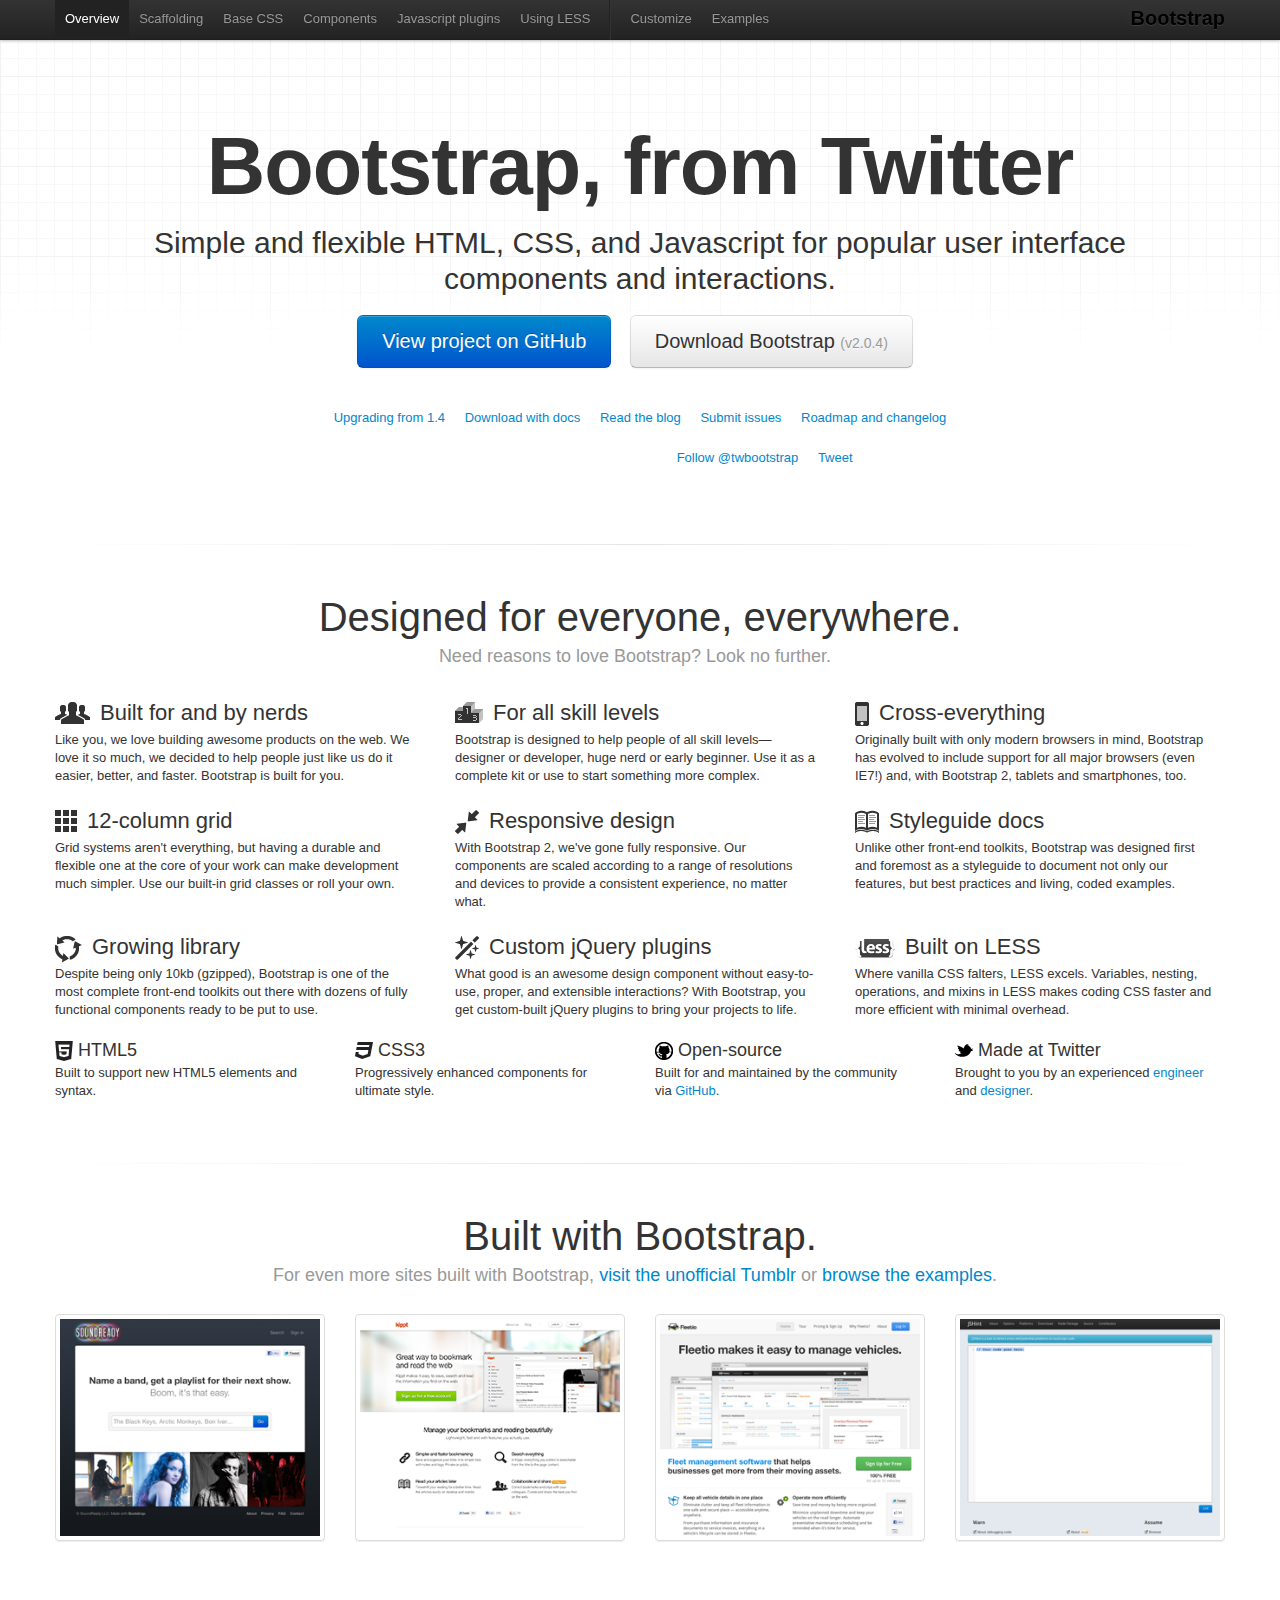
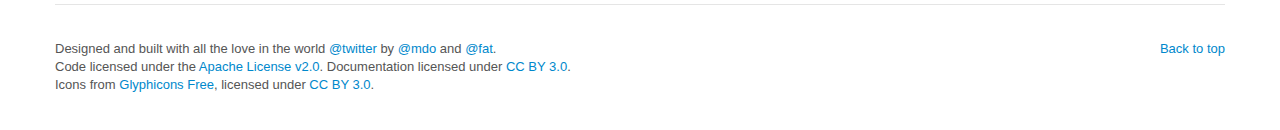
<file: bootstrap/docs/index.html>
<!DOCTYPE html>
<html lang="en">
  <head>
    <meta charset="utf-8">
    <title>Twitter Bootstrap</title>
    <meta name="viewport" content="width=device-width, initial-scale=1.0">
    <meta name="description" content="">
    <meta name="author" content="">

    <!-- Le styles -->
    <link href="assets/css/bootstrap.css" rel="stylesheet">
    <link href="assets/css/bootstrap-responsive.css" rel="stylesheet">
    <link href="assets/css/docs.css" rel="stylesheet">
    <link href="assets/js/google-code-prettify/prettify.css" rel="stylesheet">

    <!-- Le HTML5 shim, for IE6-8 support of HTML5 elements -->
    <!--[if lt IE 9]>
      <script src="http://html5shim.googlecode.com/svn/trunk/html5.js"></script>
    <![endif]-->

    <!-- Le fav and touch icons -->
    <link rel="shortcut icon" href="assets/ico/favicon.ico">
    <link rel="apple-touch-icon-precomposed" sizes="144x144" href="assets/ico/apple-touch-icon-144-precomposed.png">
    <link rel="apple-touch-icon-precomposed" sizes="114x114" href="assets/ico/apple-touch-icon-114-precomposed.png">
    <link rel="apple-touch-icon-precomposed" sizes="72x72" href="assets/ico/apple-touch-icon-72-precomposed.png">
    <link rel="apple-touch-icon-precomposed" href="assets/ico/apple-touch-icon-57-precomposed.png">

  </head>

  <body data-spy="scroll" data-target=".subnav" data-offset="50">


  <!-- Navbar
    ================================================== -->
    <div class="navbar navbar-fixed-top">
      <div class="navbar-inner">
        <div class="container">
          <button type="button"class="btn btn-navbar" data-toggle="collapse" data-target=".nav-collapse">
            <span class="icon-bar"></span>
            <span class="icon-bar"></span>
            <span class="icon-bar"></span>
          </button>
          <a class="brand" href="./index.html">Bootstrap</a>
          <div class="nav-collapse collapse">
            <ul class="nav">
              <li class="active">
                <a href="./index.html">Overview</a>
              </li>
              <li class="">
                <a href="./scaffolding.html">Scaffolding</a>
              </li>
              <li class="">
                <a href="./base-css.html">Base CSS</a>
              </li>
              <li class="">
                <a href="./components.html">Components</a>
              </li>
              <li class="">
                <a href="./javascript.html">Javascript plugins</a>
              </li>
              <li class="">
                <a href="./less.html">Using LESS</a>
              </li>
              <li class="divider-vertical"></li>
              <li class="">
                <a href="./download.html">Customize</a>
              </li>
              <li class="">
                <a href="./examples.html">Examples</a>
              </li>
            </ul>
          </div>
        </div>
      </div>
    </div>

    <div class="container">

<!-- Masthead
================================================== -->
<header class="jumbotron masthead">
  <div class="inner">
    <h1>Bootstrap, from Twitter</h1>
    <p>Simple and flexible HTML, CSS, and Javascript for popular user interface components and interactions.</p>
    <p class="download-info">
      <a href="https://github.com/twitter/bootstrap/" class="btn btn-primary btn-large" >View project on GitHub</a>
      <a href="assets/bootstrap.zip" class="btn btn-large" >Download Bootstrap <small>(v2.0.4)</small></a>
    </p>
  </div>

  <div class="bs-links">
    <ul class="quick-links">
      <li><a href="./upgrading.html">Upgrading from 1.4</a></li>
      <li><a href="https://github.com/twitter/bootstrap/zipball/master">Download with docs</a></li>
      <li><a href="http://blog.getbootstrap.com">Read the blog</a></li>
      <li><a href="https://github.com/twitter/bootstrap/issues?state=open">Submit issues</a></li>
      <li><a href="https://github.com/twitter/bootstrap/wiki">Roadmap and changelog</a></li>
    </ul>
    <ul class="quick-links">
      <li>
        <iframe class="github-btn" src="http://markdotto.github.com/github-buttons/github-btn.html?user=twitter&repo=bootstrap&type=watch&count=true" allowtransparency="true" frameborder="0" scrolling="0" width="112px" height="20px"></iframe>
      </li>
      <li>
        <iframe class="github-btn" src="http://markdotto.github.com/github-buttons/github-btn.html?user=twitter&repo=bootstrap&type=fork&count=true" allowtransparency="true" frameborder="0" scrolling="0" width="98px" height="20px"></iframe>
      </li>
      <li class="follow-btn">
        <a href="https://twitter.com/twbootstrap" class="twitter-follow-button" data-link-color="#0069D6" data-show-count="true">Follow @twbootstrap</a>
      </li>
      <li class="tweet-btn">
        <a href="https://twitter.com/share" class="twitter-share-button" data-url="http://twitter.github.com/bootstrap/" data-count="horizontal" data-via="twbootstrap" data-related="mdo:Creator of Twitter Bootstrap">Tweet</a>
      </li>
    </ul>
  </div>
</header>

<hr class="soften">

<div class="marketing">
  <h1>Designed for everyone, everywhere.</h1>
  <p class="marketing-byline">Need reasons to love Bootstrap? Look no further.</p>
  <div class="row">
    <div class="span4">
      <img class="bs-icon" src="assets/img/glyphicons/glyphicons_042_group.png">
      <h2>Built for and by nerds</h2>
      <p>Like you, we love building awesome products on the web. We love it so much, we decided to help people just like us do it easier, better, and faster. Bootstrap is built for you.</p>
    </div>
    <div class="span4">
      <img class="bs-icon" src="assets/img/glyphicons/glyphicons_079_podium.png">
      <h2>For all skill levels</h2>
      <p>Bootstrap is designed to help people of all skill levels&mdash;designer or developer, huge nerd or early beginner. Use it as a complete kit or use to start something more complex.</p>
    </div>
    <div class="span4">
      <img class="bs-icon" src="assets/img/glyphicons/glyphicons_163_iphone.png">
      <h2>Cross-everything</h2>
      <p>Originally built with only modern browsers in mind, Bootstrap has evolved to include support for all major browsers (even IE7!) and, with Bootstrap 2, tablets and smartphones, too.</p>
    </div>
  </div><!--/row-->
  <div class="row">
    <div class="span4">
      <img class="bs-icon" src="assets/img/glyphicons/glyphicons_155_show_thumbnails.png">
      <h2>12-column grid</h2>
      <p>Grid systems aren't everything, but having a durable and flexible one at the core of your work can make development much simpler. Use our built-in grid classes or roll your own.</p>
    </div>
    <div class="span4">
      <img class="bs-icon" src="assets/img/glyphicons/glyphicons_214_resize_small.png">
      <h2>Responsive design</h2>
      <p>With Bootstrap 2, we've gone fully responsive. Our components are scaled according to a range of resolutions and devices to provide a consistent experience, no matter what.</p>
    </div>
    <div class="span4">
      <img class="bs-icon" src="assets/img/glyphicons/glyphicons_266_book_open.png">
      <h2>Styleguide docs</h2>
      <p>Unlike other front-end toolkits, Bootstrap was designed first and foremost as a styleguide to document not only our features, but best practices and living, coded examples.</p>
    </div>
  </div><!--/row-->
  <div class="row">
    <div class="span4">
      <img class="bs-icon" src="assets/img/glyphicons/glyphicons_082_roundabout.png">
      <h2>Growing library</h2>
      <p>Despite being only 10kb (gzipped), Bootstrap is one of the most complete front-end toolkits out there with dozens of fully functional components ready to be put to use.</p>
    </div>
    <div class="span4">
      <img class="bs-icon" src="assets/img/glyphicons/glyphicons_009_magic.png">
      <h2>Custom jQuery plugins</h2>
      <p>What good is an awesome design component without easy-to-use, proper, and extensible interactions? With Bootstrap, you get custom-built jQuery plugins to bring your projects to life.</p>
    </div>
    <div class="span4">
      <img class="bs-icon" src="assets/img/less-small.png">
      <h2>Built on LESS</h2>
      <p>Where vanilla CSS falters, LESS excels. Variables, nesting, operations, and mixins in LESS makes coding CSS faster and more efficient with minimal overhead.</p>
    </div>
  </div><!--/row-->
  <div class="row">
    <div class="span3">
      <img class="small-bs-icon" src="assets/img/icon-html5.png">
      <h3>HTML5</h3>
      <p>Built to support new HTML5 elements and syntax.</p>
    </div>
    <div class="span3">
      <img class="small-bs-icon" src="assets/img/icon-css3.png">
      <h3>CSS3</h3>
      <p>Progressively enhanced components for ultimate style.</p>
    </div>
    <div class="span3">
      <img class="small-bs-icon" src="assets/img/icon-github.png">
      <h3>Open-source</h3>
      <p>Built for and maintained by the community via <a href="https://github.com">GitHub</a>.</p>
    </div>
    <div class="span3">
      <img class="small-bs-icon" src="assets/img/icon-twitter.png">
      <h3>Made at Twitter</h3>
      <p>Brought to you by an experienced <a href="http://twitter.com/fat">engineer</a> and <a href="http://twitter.com/mdo">designer</a>.</p>
    </div>
  </div><!--/row-->

  <hr class="soften">

  <h1>Built with Bootstrap.</h1>
  <p class="marketing-byline">For even more sites built with Bootstrap, <a href="http://builtwithbootstrap.tumblr.com/" target="_blank">visit the unofficial Tumblr</a> or <a href="./examples.html">browse the examples</a>.</p>
  <ul class="thumbnails example-sites">
    <li class="span3">
      <a class="thumbnail" href="http://soundready.fm/" target="_blank">
        <img src="assets/img/example-sites/soundready.png" alt="SoundReady.fm">
      </a>
    </li>
    <li class="span3">
      <a class="thumbnail" href="http://kippt.com/" target="_blank">
        <img src="assets/img/example-sites/kippt.png" alt="Kippt">
      </a>
    </li>
    <li class="span3">
      <a class="thumbnail" href="http://www.fleetio.com/" target="_blank">
        <img src="assets/img/example-sites/fleetio.png" alt="Fleetio">
      </a>
    </li>
    <li class="span3">
      <a class="thumbnail" href="http://www.jshint.com/" target="_blank">
        <img src="assets/img/example-sites/jshint.png" alt="JS Hint">
      </a>
    </li>
  </ul>

</div><!-- /.marketing -->

     <!-- Footer
      ================================================== -->
      <footer class="footer">
        <p class="pull-right"><a href="#">Back to top</a></p>
        <p>Designed and built with all the love in the world <a href="http://twitter.com/twitter" target="_blank">@twitter</a> by <a href="http://twitter.com/mdo" target="_blank">@mdo</a> and <a href="http://twitter.com/fat" target="_blank">@fat</a>.</p>
        <p>Code licensed under the <a href="http://www.apache.org/licenses/LICENSE-2.0" target="_blank">Apache License v2.0</a>. Documentation licensed under <a href="http://creativecommons.org/licenses/by/3.0/">CC BY 3.0</a>.</p>
        <p>Icons from <a href="http://glyphicons.com">Glyphicons Free</a>, licensed under <a href="http://creativecommons.org/licenses/by/3.0/">CC BY 3.0</a>.</p>
      </footer>

    </div><!-- /container -->



    <!-- Le javascript
    ================================================== -->
    <!-- Placed at the end of the document so the pages load faster -->
    <script type="text/javascript" src="http://platform.twitter.com/widgets.js"></script>
    <script src="assets/js/jquery.js"></script>
    <script src="assets/js/google-code-prettify/prettify.js"></script>
    <script src="assets/js/bootstrap-transition.js"></script>
    <script src="assets/js/bootstrap-alert.js"></script>
    <script src="assets/js/bootstrap-modal.js"></script>
    <script src="assets/js/bootstrap-dropdown.js"></script>
    <script src="assets/js/bootstrap-scrollspy.js"></script>
    <script src="assets/js/bootstrap-tab.js"></script>
    <script src="assets/js/bootstrap-tooltip.js"></script>
    <script src="assets/js/bootstrap-popover.js"></script>
    <script src="assets/js/bootstrap-button.js"></script>
    <script src="assets/js/bootstrap-collapse.js"></script>
    <script src="assets/js/bootstrap-carousel.js"></script>
    <script src="assets/js/bootstrap-typeahead.js"></script>
    <script src="assets/js/application.js"></script>


  </body>
</html>
</file>
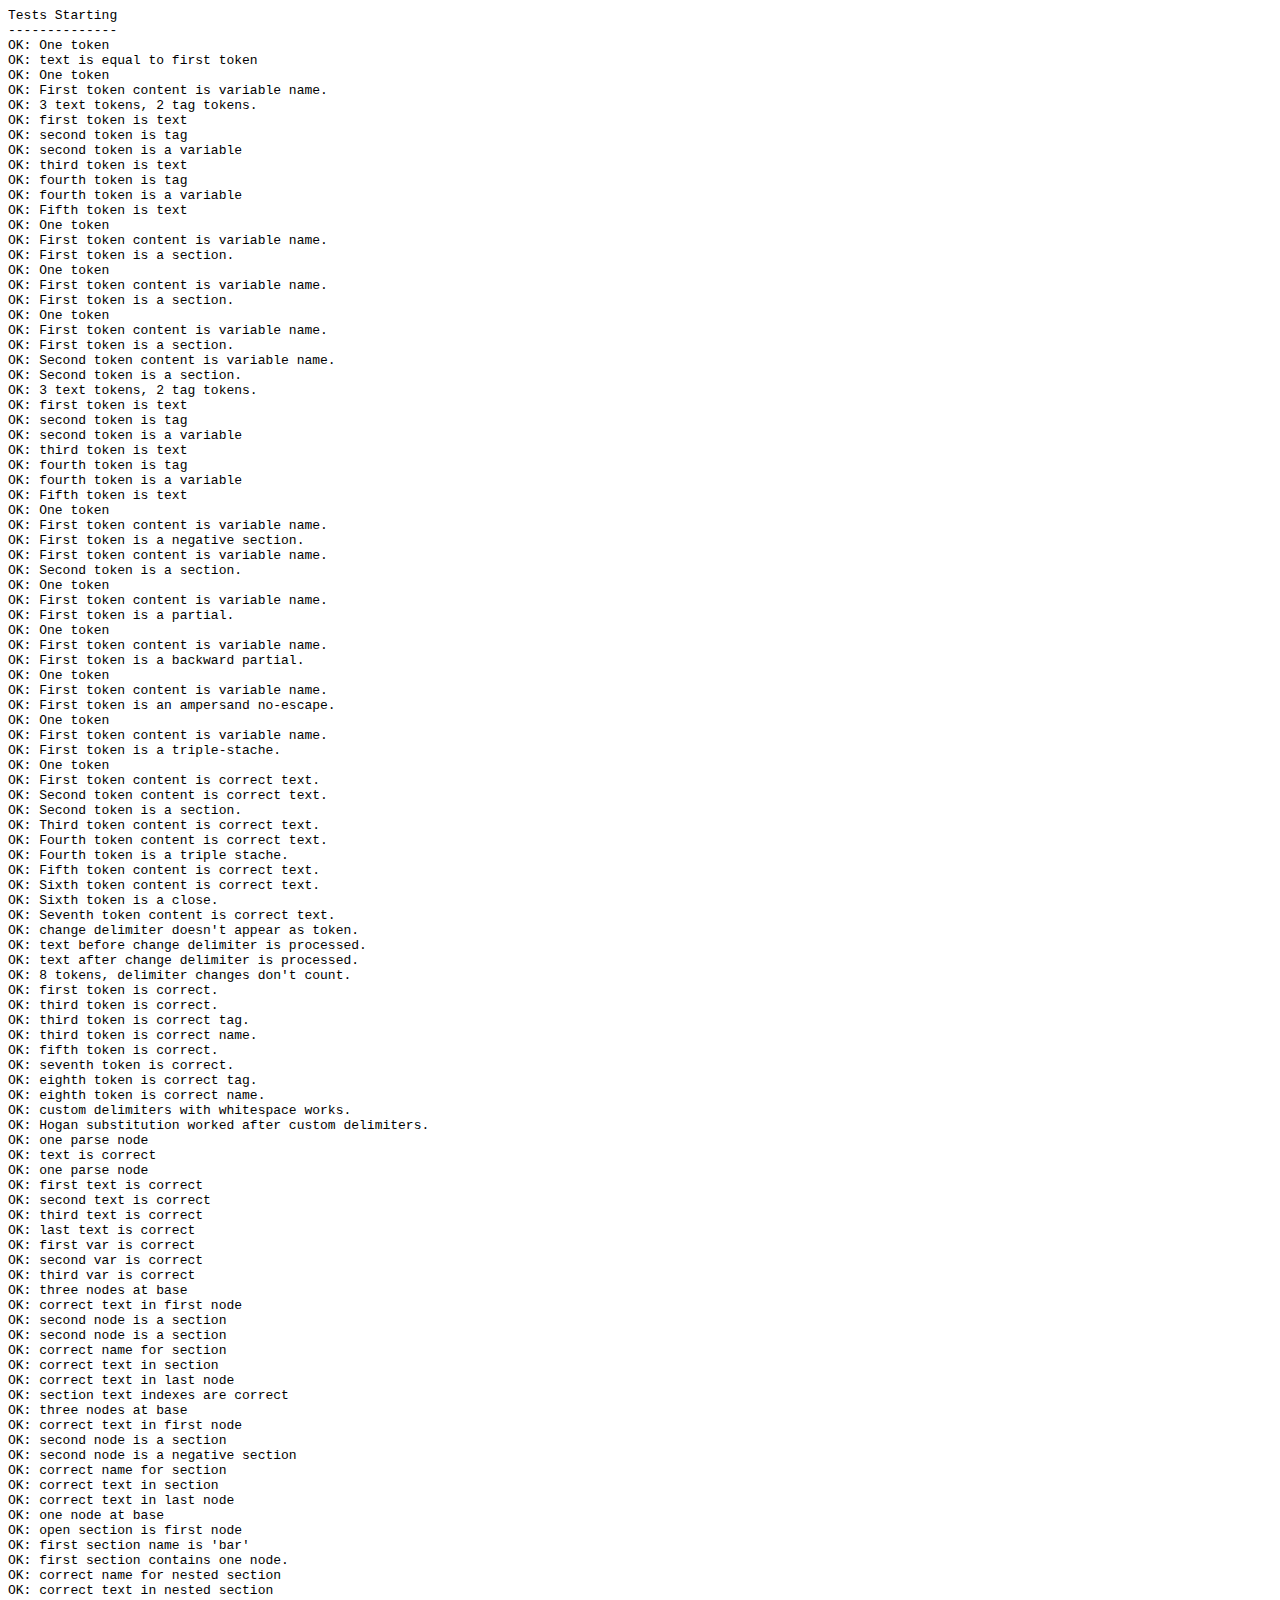
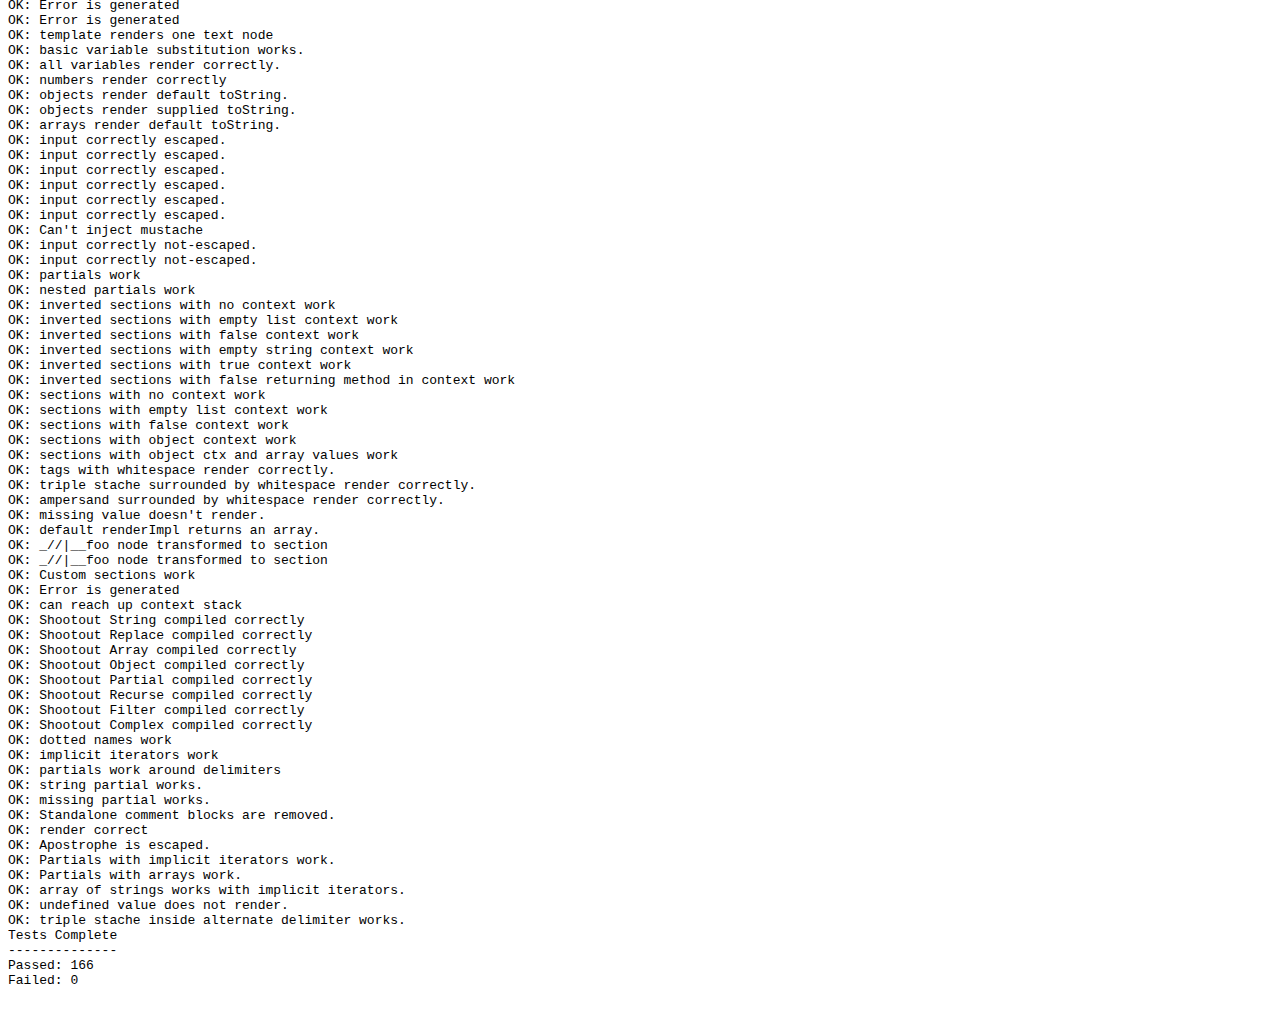
<file: bootstrap/docs/build/node_modules/hogan.js/test/index.html>
<html>
<head>
	<title>test</title>
	<script src="https://raw.github.com/douglascrockford/JSON-js/master/json2.js"></script>
</head>
<body>
  <code id="console"></code>
  <script>var Hogan = {};</script>
  <script src="../lib/template.js"></script>
  <script src="../lib/compiler.js"></script>
  <script src="./index.js"></script>
</body>
</html>
</file>
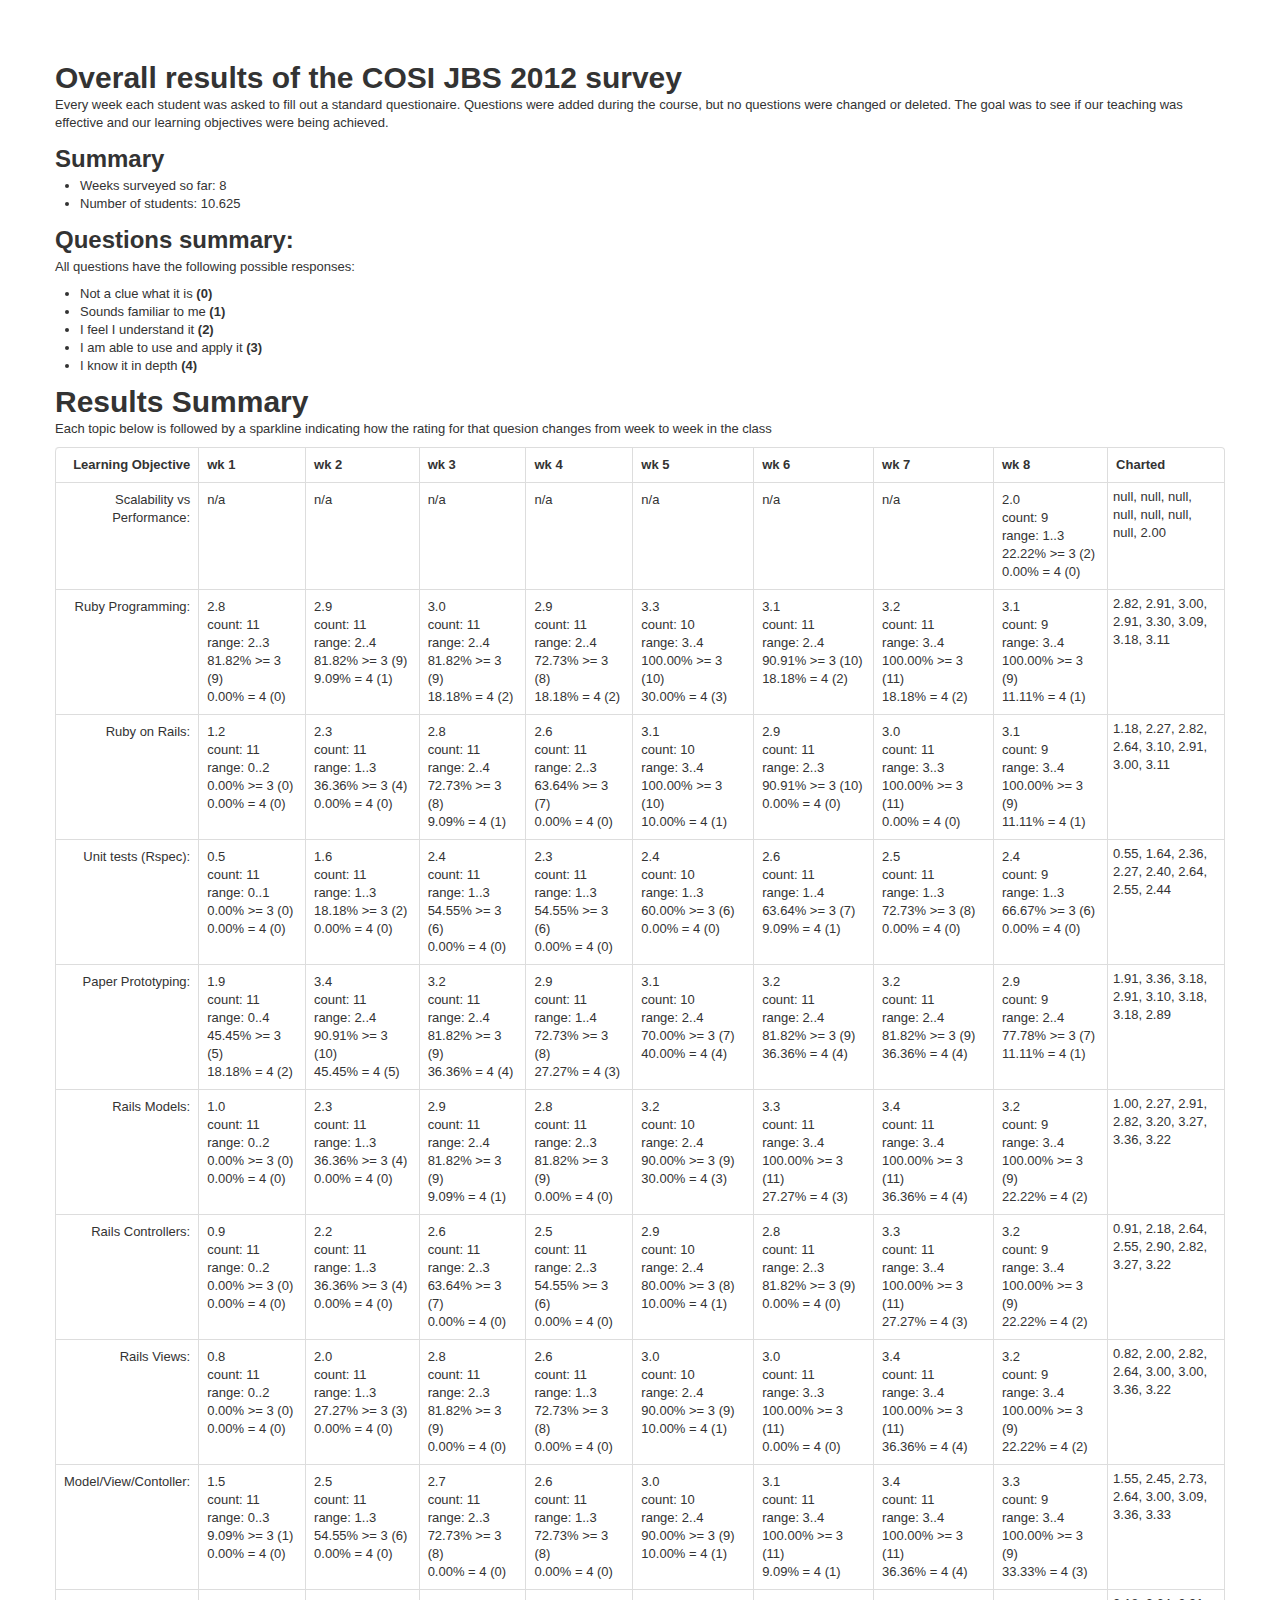
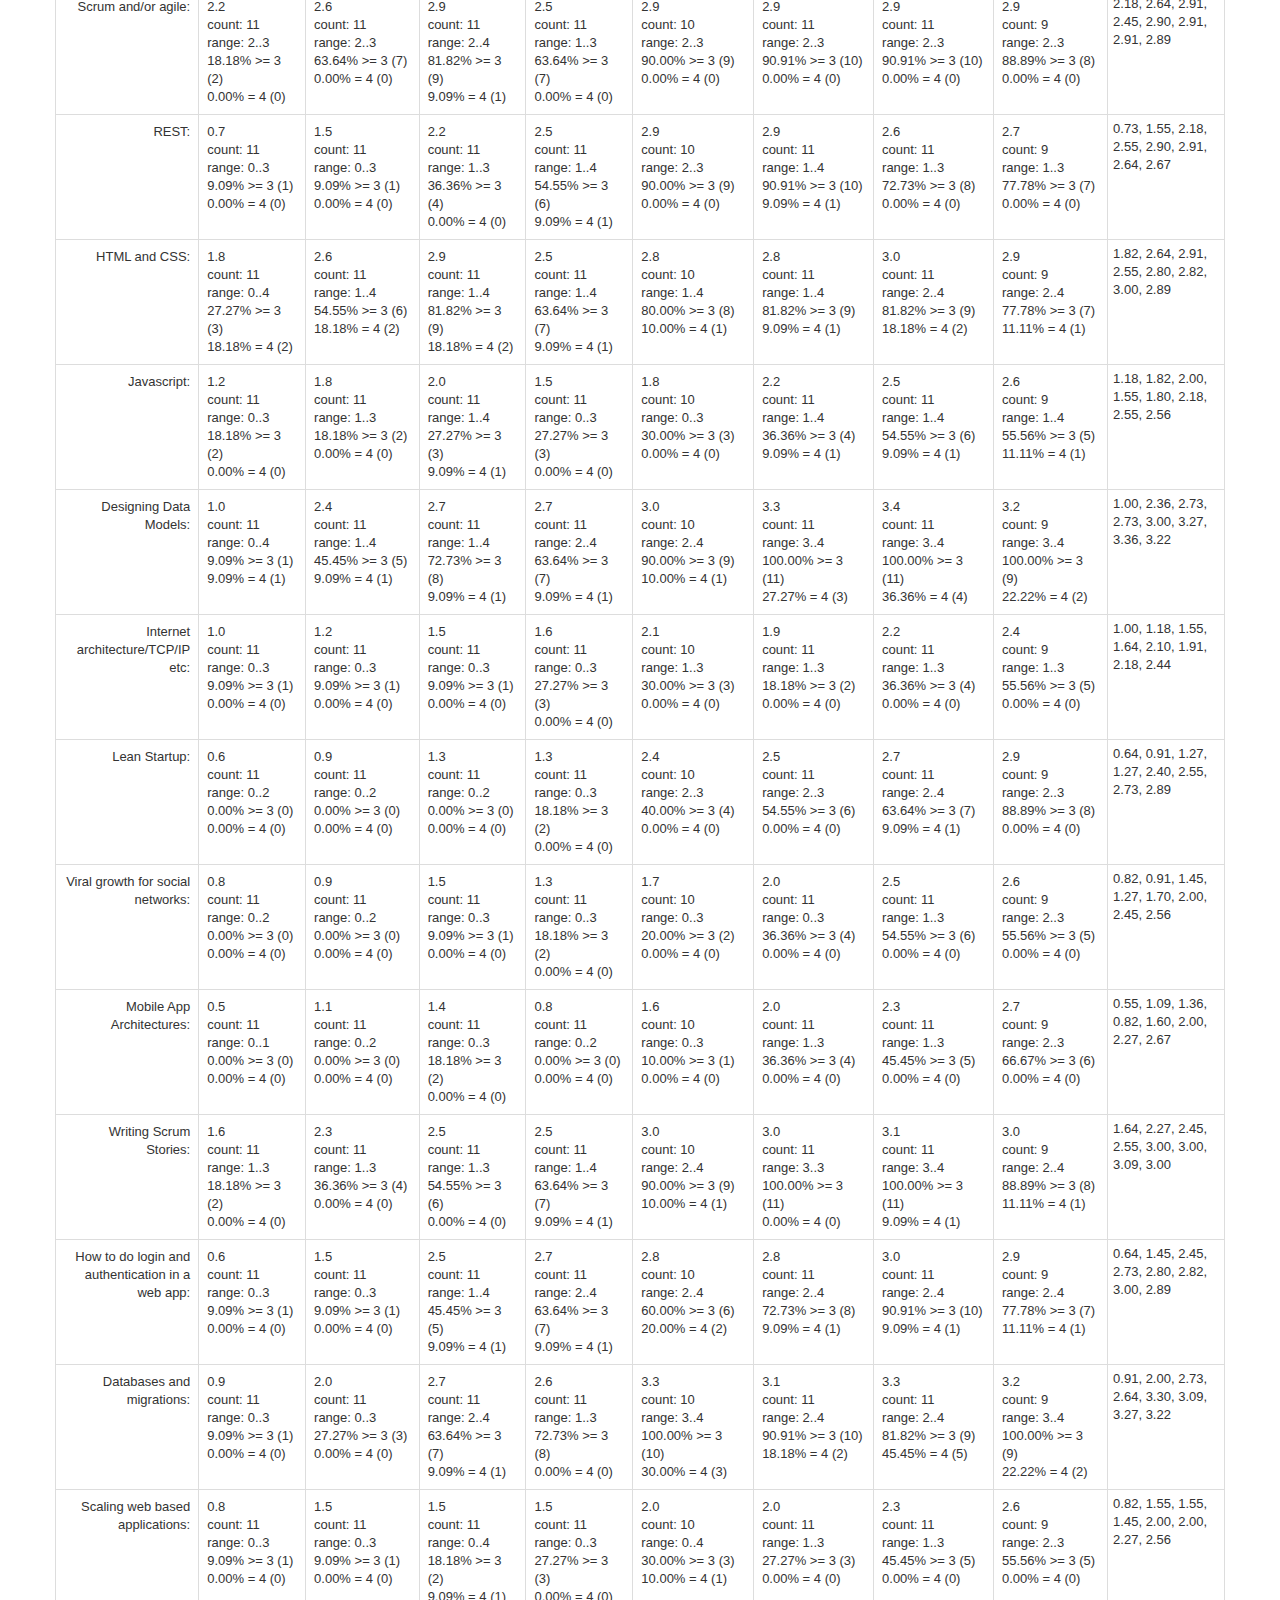
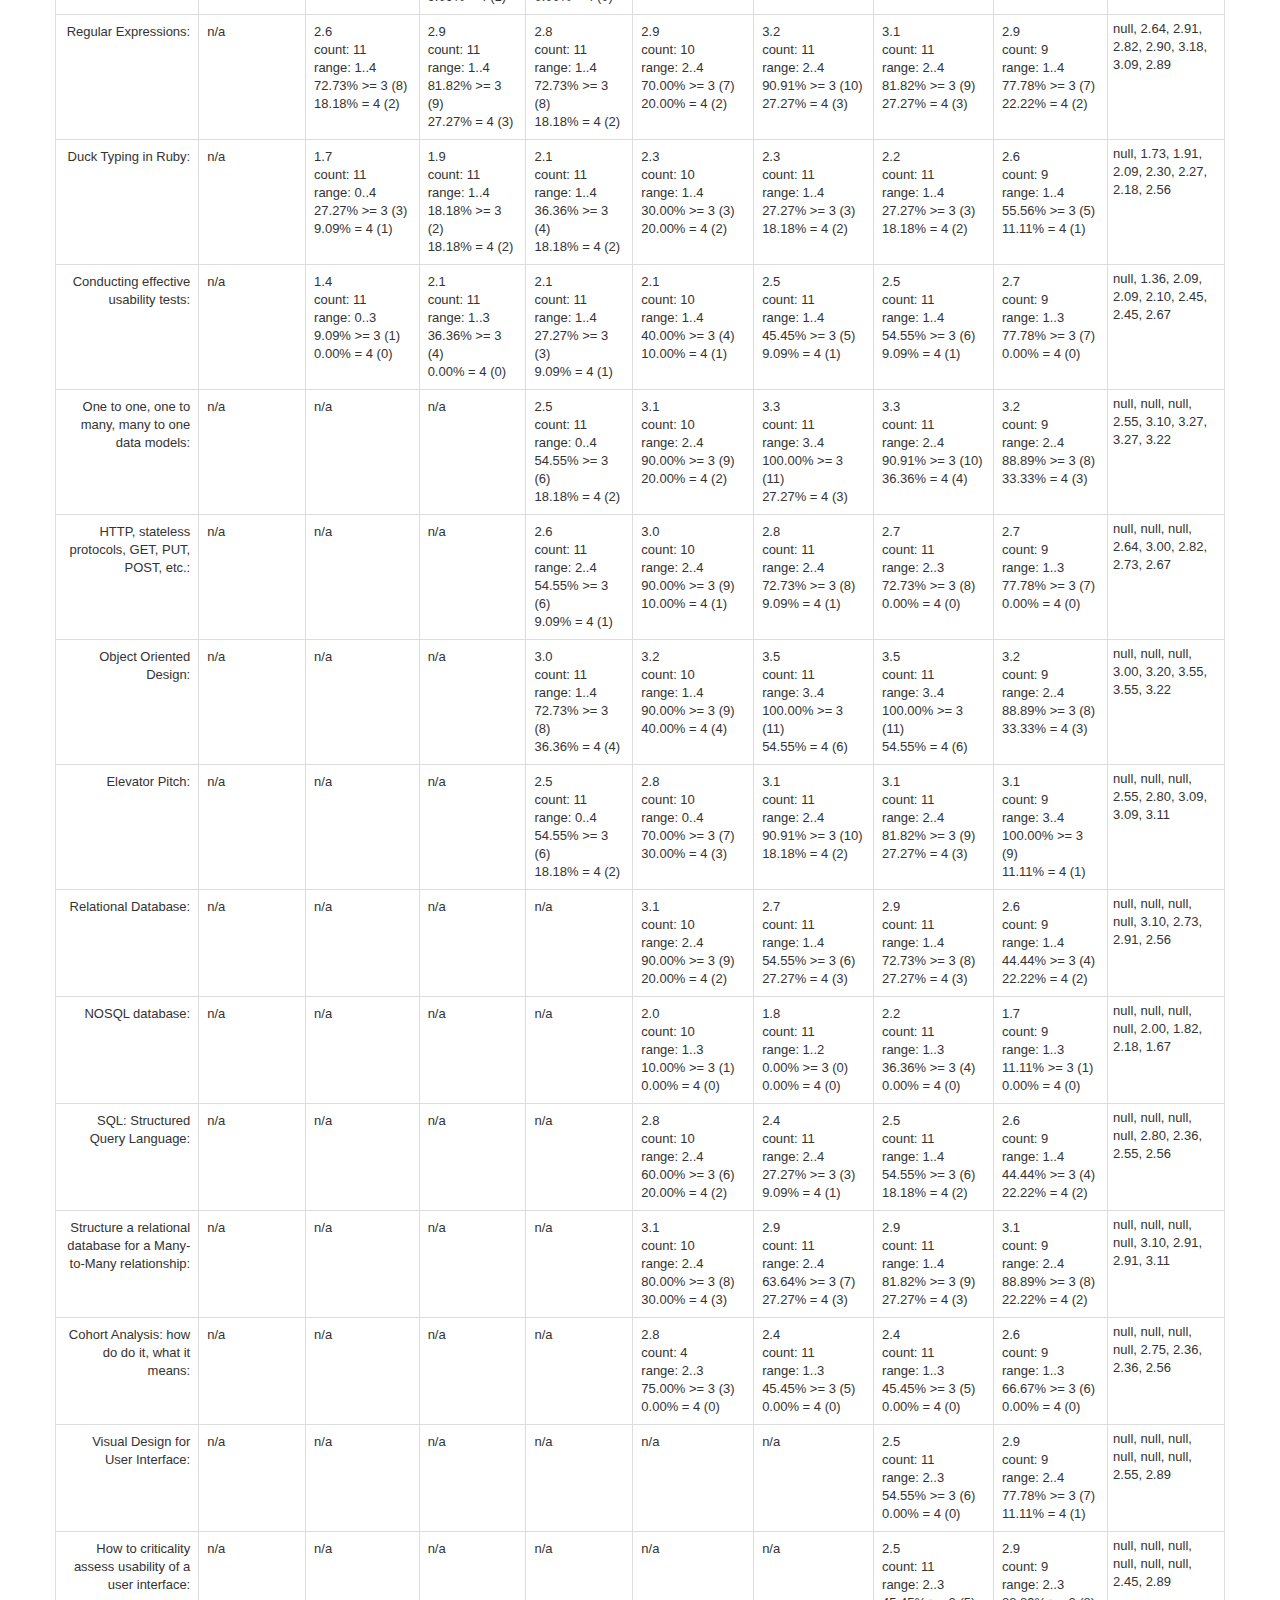
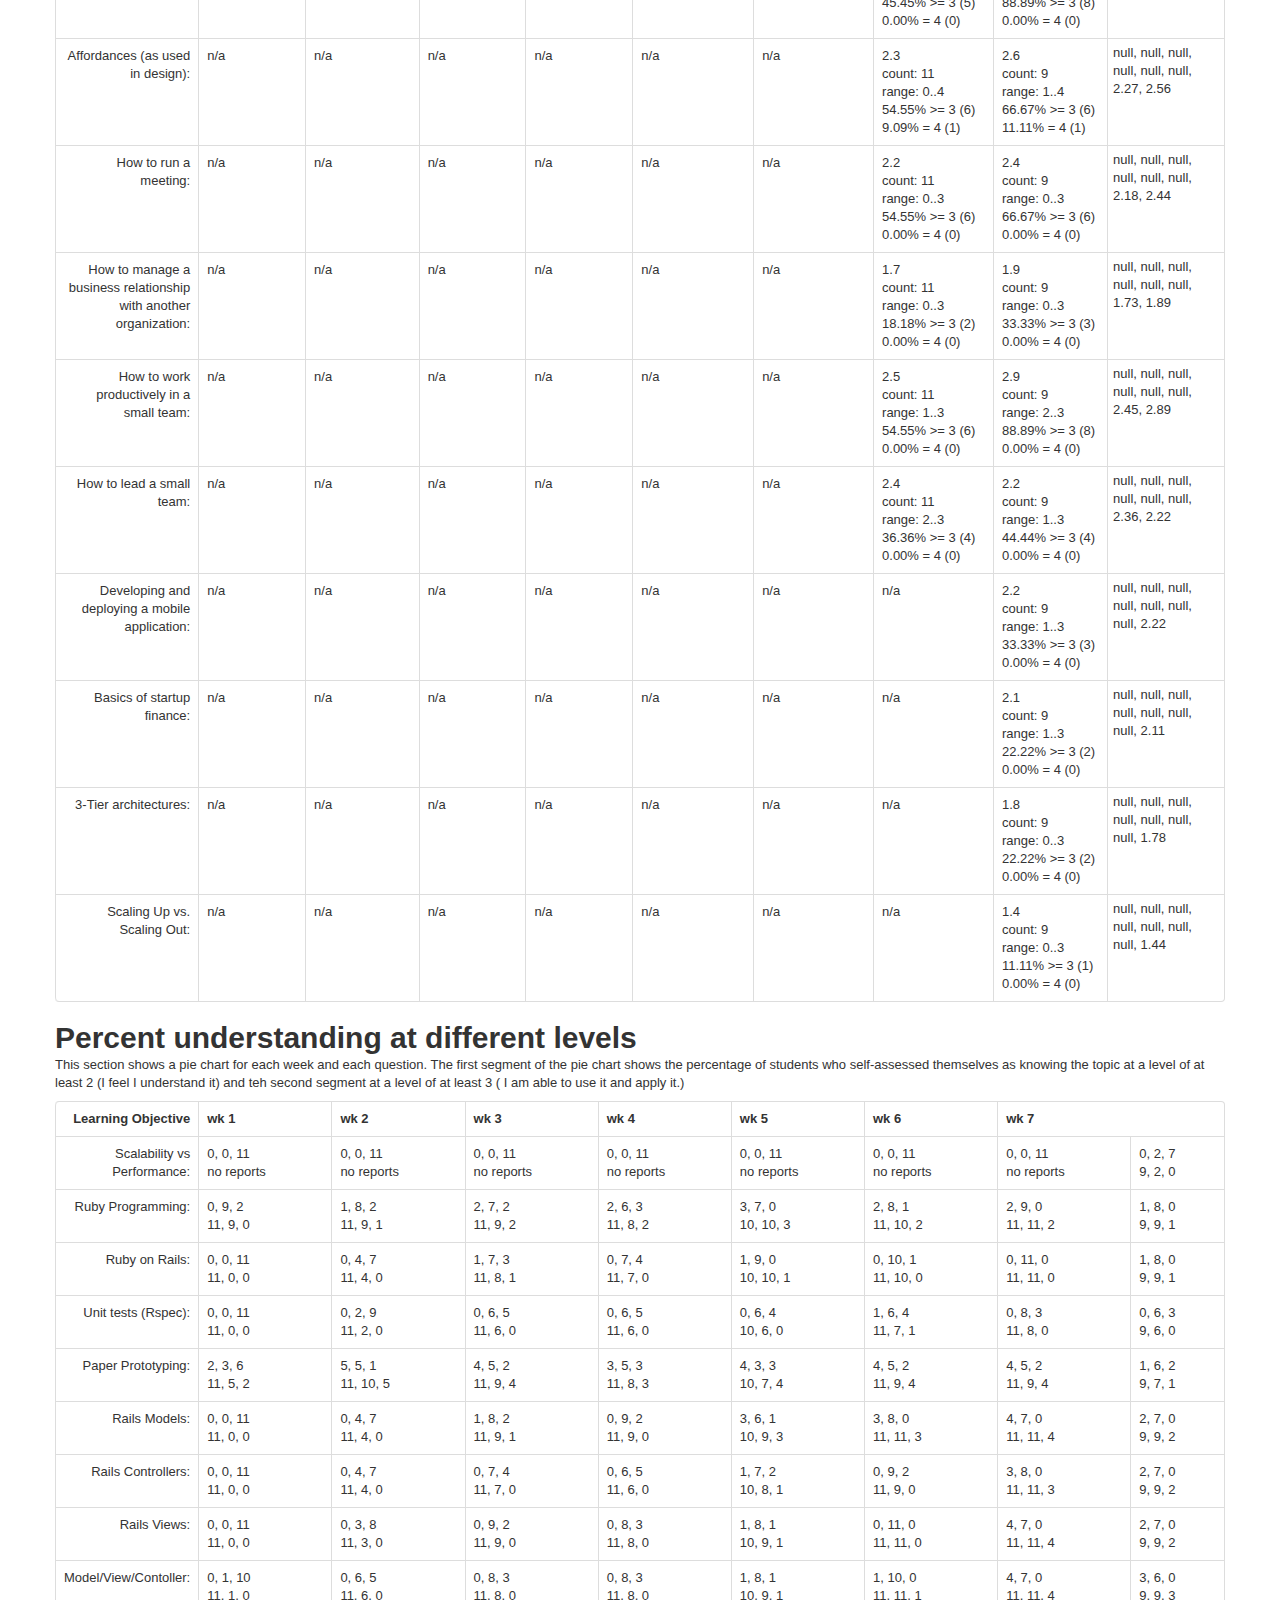
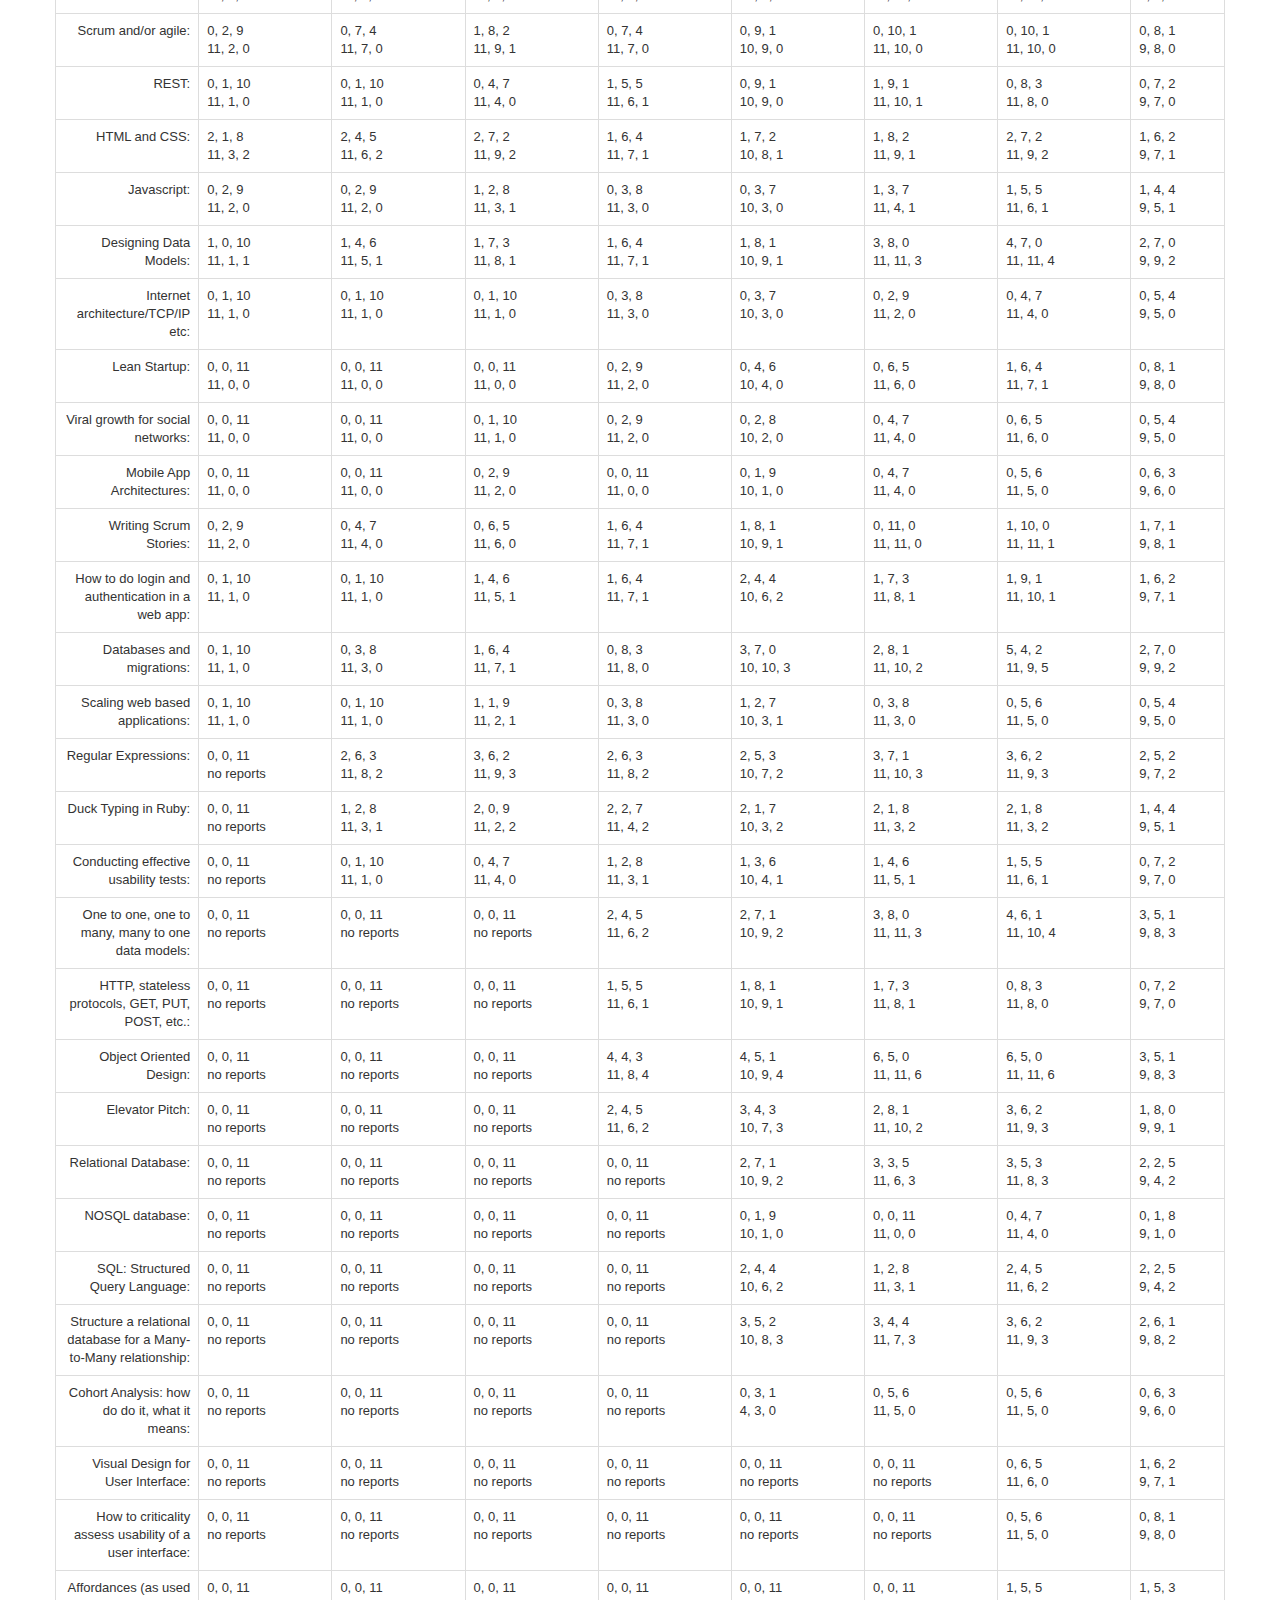
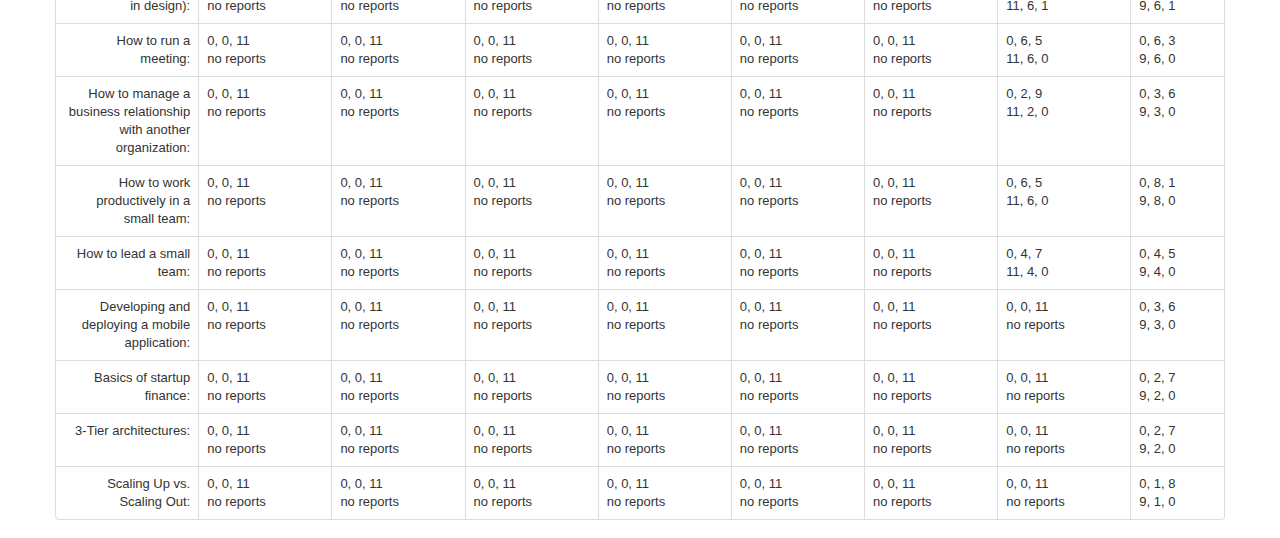
<file: report1.html>
<!DOCTYPE html>
<html lang="en">
<head>
  <meta charset="utf-8">
  <title>JBS 2012 Report</title>
  <meta name="viewport" content="width=device-width, initial-scale=1.0">
  <meta name="description" content="">
  <meta name="author" content="">

  <!-- Le styles -->
  <link href="bootstrap/docs/assets/css/bootstrap.css" rel="stylesheet">
  <style>
    body {
      padding-top: 60px; /* 60px to make the container go all the way to the bottom of the topbar */
    }
  </style>
  <link href="bootstrap/docs/assets/css/bootstrap-responsive.css" rel="stylesheet">

  <!-- Le HTML5 shim, for IE6-8 support of HTML5 elements -->
  <!--[if lt IE 9]>
    <script src="http://html5shim.googlecode.com/svn/trunk/html5.js"></script>
  <![endif]-->

  <!-- Le fav and touch icons -->
  <link rel="shortcut icon" href="../bootstrap/docs/assets/ico/favicon.ico">
  <link rel="apple-touch-icon-precomposed" sizes="144x144" href="../bootstrap/docs/assets/ico/apple-touch-icon-144-precomposed.png">
  <link rel="apple-touch-icon-precomposed" sizes="114x114" href="../bootstrap/docs/assets/ico/apple-touch-icon-114-precomposed.png">
  <link rel="apple-touch-icon-precomposed" sizes="72x72" href="../bootstrap/docs/assets/ico/apple-touch-icon-72-precomposed.png">
  <link rel="apple-touch-icon-precomposed" href="../bootstrap/docs/assets/ico/apple-touch-icon-57-precomposed.png">

  <script type="text/javascript" src="http://code.jquery.com/jquery-1.7.2.min.js"></script>
  <script type="text/javascript" src="jquery/jquery.sparkline.min.js"></script>

  <script type="text/javascript">
    $(function() {
        /** This code runs when everything has been loaded on the page */
        /* Inline sparklines take their values from the contents of the tag */
        $('.inlinesparkline').sparkline('html', {type: 'bar',
                    width: '100',
                    height: '30',
                    lineColor: '#ff5656',
                    chartRangeMax: 5,
                    chartRangeMin: 0});

        $(".sparkpie").sparkline('html', {
                    type: 'pie',
                    height: '40'});

    });
  </script>

</head>
 
<body>
  
  
   
  
  

  <div class="container">
  <h1>Overall results of the COSI JBS 2012 survey</h1>
  <p>Every week each student was asked to fill out a standard questionaire. Questions were added during the course, but no questions were changed or deleted. The goal was to see if our teaching was effective and our learning objectives were being achieved.
  
  <h2>Summary</h2>
  <ul>
      <li>Weeks surveyed so far: 8 </li>
      <li>Number of students: 10.625 </li>
  </ul>
  <h2>Questions summary:</h2>
  <p>All questions have the following possible responses:</p>
  <ul>
      
          <li>Not a clue what it is  <strong>(0)</strong></li>
      
          <li>Sounds familiar to me  <strong>(1)</strong></li>
      
          <li>I feel I understand it  <strong>(2)</strong></li>
      
          <li>I am able to use and apply it  <strong>(3)</strong></li>
      
          <li>I know it in depth  <strong>(4)</strong></li>
      
  </ul>
  <h1>Results Summary</h1>
  <p>
  Each topic below is followed by a sparkline indicating how the rating for that quesion changes from week to week in the class
  </p>

  <table class="table table-bordered" id="my_table" style="width: 100%;">
    <thead>
      <tr>
        <th style="width: 10%; text-align: right">Learning Objective</th>
        <th>wk 1</th>
        <th>wk 2</th>
        <th>wk 3</th>
        <th>wk 4</th>
        <th>wk 5</th>
        <th>wk 6</th>
        <th>wk 7</th>
        <th>wk 8</th>
        <th style="width: 10%;">Charted</th>
      </tr>
    </thead>
    
      <tbody>
        <tr>
            <td style="text-align: right; height: 15%;">
                Scalability vs Performance:
            </td>
            
            
              <td>
                
                  n/a
                

              </td>
            
              <td>
                
                  n/a
                

              </td>
            
              <td>
                
                  n/a
                

              </td>
            
              <td>
                
                  n/a
                

              </td>
            
              <td>
                
                  n/a
                

              </td>
            
              <td>
                
                  n/a
                

              </td>
            
              <td>
                
                  n/a
                

              </td>
            
              <td>
                
                  2.0 
                  <br/>
                  count: 9
                  <br/>
                  range: 1..3
                  <br/>
                  22.22% >= 3 (2)
                  <br/>
                  0.00% = 4 (0)
                  
                

              </td>
             

            <td style="padding: 5px; margin: 0px">
                <span class="inlinesparkline">
                    null, null, null, null, null, null, null, 2.00
                </span>
            </td>
        </tr>
      </tbody>
    
      <tbody>
        <tr>
            <td style="text-align: right; height: 15%;">
                Ruby Programming:
            </td>
            
            
              <td>
                
                  2.8 
                  <br/>
                  count: 11
                  <br/>
                  range: 2..3
                  <br/>
                  81.82% >= 3 (9)
                  <br/>
                  0.00% = 4 (0)
                  
                

              </td>
            
              <td>
                
                  2.9 
                  <br/>
                  count: 11
                  <br/>
                  range: 2..4
                  <br/>
                  81.82% >= 3 (9)
                  <br/>
                  9.09% = 4 (1)
                  
                

              </td>
            
              <td>
                
                  3.0 
                  <br/>
                  count: 11
                  <br/>
                  range: 2..4
                  <br/>
                  81.82% >= 3 (9)
                  <br/>
                  18.18% = 4 (2)
                  
                

              </td>
            
              <td>
                
                  2.9 
                  <br/>
                  count: 11
                  <br/>
                  range: 2..4
                  <br/>
                  72.73% >= 3 (8)
                  <br/>
                  18.18% = 4 (2)
                  
                

              </td>
            
              <td>
                
                  3.3 
                  <br/>
                  count: 10
                  <br/>
                  range: 3..4
                  <br/>
                  100.00% >= 3 (10)
                  <br/>
                  30.00% = 4 (3)
                  
                

              </td>
            
              <td>
                
                  3.1 
                  <br/>
                  count: 11
                  <br/>
                  range: 2..4
                  <br/>
                  90.91% >= 3 (10)
                  <br/>
                  18.18% = 4 (2)
                  
                

              </td>
            
              <td>
                
                  3.2 
                  <br/>
                  count: 11
                  <br/>
                  range: 3..4
                  <br/>
                  100.00% >= 3 (11)
                  <br/>
                  18.18% = 4 (2)
                  
                

              </td>
            
              <td>
                
                  3.1 
                  <br/>
                  count: 9
                  <br/>
                  range: 3..4
                  <br/>
                  100.00% >= 3 (9)
                  <br/>
                  11.11% = 4 (1)
                  
                

              </td>
             

            <td style="padding: 5px; margin: 0px">
                <span class="inlinesparkline">
                    2.82, 2.91, 3.00, 2.91, 3.30, 3.09, 3.18, 3.11
                </span>
            </td>
        </tr>
      </tbody>
    
      <tbody>
        <tr>
            <td style="text-align: right; height: 15%;">
                Ruby on Rails:
            </td>
            
            
              <td>
                
                  1.2 
                  <br/>
                  count: 11
                  <br/>
                  range: 0..2
                  <br/>
                  0.00% >= 3 (0)
                  <br/>
                  0.00% = 4 (0)
                  
                

              </td>
            
              <td>
                
                  2.3 
                  <br/>
                  count: 11
                  <br/>
                  range: 1..3
                  <br/>
                  36.36% >= 3 (4)
                  <br/>
                  0.00% = 4 (0)
                  
                

              </td>
            
              <td>
                
                  2.8 
                  <br/>
                  count: 11
                  <br/>
                  range: 2..4
                  <br/>
                  72.73% >= 3 (8)
                  <br/>
                  9.09% = 4 (1)
                  
                

              </td>
            
              <td>
                
                  2.6 
                  <br/>
                  count: 11
                  <br/>
                  range: 2..3
                  <br/>
                  63.64% >= 3 (7)
                  <br/>
                  0.00% = 4 (0)
                  
                

              </td>
            
              <td>
                
                  3.1 
                  <br/>
                  count: 10
                  <br/>
                  range: 3..4
                  <br/>
                  100.00% >= 3 (10)
                  <br/>
                  10.00% = 4 (1)
                  
                

              </td>
            
              <td>
                
                  2.9 
                  <br/>
                  count: 11
                  <br/>
                  range: 2..3
                  <br/>
                  90.91% >= 3 (10)
                  <br/>
                  0.00% = 4 (0)
                  
                

              </td>
            
              <td>
                
                  3.0 
                  <br/>
                  count: 11
                  <br/>
                  range: 3..3
                  <br/>
                  100.00% >= 3 (11)
                  <br/>
                  0.00% = 4 (0)
                  
                

              </td>
            
              <td>
                
                  3.1 
                  <br/>
                  count: 9
                  <br/>
                  range: 3..4
                  <br/>
                  100.00% >= 3 (9)
                  <br/>
                  11.11% = 4 (1)
                  
                

              </td>
             

            <td style="padding: 5px; margin: 0px">
                <span class="inlinesparkline">
                    1.18, 2.27, 2.82, 2.64, 3.10, 2.91, 3.00, 3.11
                </span>
            </td>
        </tr>
      </tbody>
    
      <tbody>
        <tr>
            <td style="text-align: right; height: 15%;">
                Unit tests (Rspec):
            </td>
            
            
              <td>
                
                  0.5 
                  <br/>
                  count: 11
                  <br/>
                  range: 0..1
                  <br/>
                  0.00% >= 3 (0)
                  <br/>
                  0.00% = 4 (0)
                  
                

              </td>
            
              <td>
                
                  1.6 
                  <br/>
                  count: 11
                  <br/>
                  range: 1..3
                  <br/>
                  18.18% >= 3 (2)
                  <br/>
                  0.00% = 4 (0)
                  
                

              </td>
            
              <td>
                
                  2.4 
                  <br/>
                  count: 11
                  <br/>
                  range: 1..3
                  <br/>
                  54.55% >= 3 (6)
                  <br/>
                  0.00% = 4 (0)
                  
                

              </td>
            
              <td>
                
                  2.3 
                  <br/>
                  count: 11
                  <br/>
                  range: 1..3
                  <br/>
                  54.55% >= 3 (6)
                  <br/>
                  0.00% = 4 (0)
                  
                

              </td>
            
              <td>
                
                  2.4 
                  <br/>
                  count: 10
                  <br/>
                  range: 1..3
                  <br/>
                  60.00% >= 3 (6)
                  <br/>
                  0.00% = 4 (0)
                  
                

              </td>
            
              <td>
                
                  2.6 
                  <br/>
                  count: 11
                  <br/>
                  range: 1..4
                  <br/>
                  63.64% >= 3 (7)
                  <br/>
                  9.09% = 4 (1)
                  
                

              </td>
            
              <td>
                
                  2.5 
                  <br/>
                  count: 11
                  <br/>
                  range: 1..3
                  <br/>
                  72.73% >= 3 (8)
                  <br/>
                  0.00% = 4 (0)
                  
                

              </td>
            
              <td>
                
                  2.4 
                  <br/>
                  count: 9
                  <br/>
                  range: 1..3
                  <br/>
                  66.67% >= 3 (6)
                  <br/>
                  0.00% = 4 (0)
                  
                

              </td>
             

            <td style="padding: 5px; margin: 0px">
                <span class="inlinesparkline">
                    0.55, 1.64, 2.36, 2.27, 2.40, 2.64, 2.55, 2.44
                </span>
            </td>
        </tr>
      </tbody>
    
      <tbody>
        <tr>
            <td style="text-align: right; height: 15%;">
                Paper Prototyping:
            </td>
            
            
              <td>
                
                  1.9 
                  <br/>
                  count: 11
                  <br/>
                  range: 0..4
                  <br/>
                  45.45% >= 3 (5)
                  <br/>
                  18.18% = 4 (2)
                  
                

              </td>
            
              <td>
                
                  3.4 
                  <br/>
                  count: 11
                  <br/>
                  range: 2..4
                  <br/>
                  90.91% >= 3 (10)
                  <br/>
                  45.45% = 4 (5)
                  
                

              </td>
            
              <td>
                
                  3.2 
                  <br/>
                  count: 11
                  <br/>
                  range: 2..4
                  <br/>
                  81.82% >= 3 (9)
                  <br/>
                  36.36% = 4 (4)
                  
                

              </td>
            
              <td>
                
                  2.9 
                  <br/>
                  count: 11
                  <br/>
                  range: 1..4
                  <br/>
                  72.73% >= 3 (8)
                  <br/>
                  27.27% = 4 (3)
                  
                

              </td>
            
              <td>
                
                  3.1 
                  <br/>
                  count: 10
                  <br/>
                  range: 2..4
                  <br/>
                  70.00% >= 3 (7)
                  <br/>
                  40.00% = 4 (4)
                  
                

              </td>
            
              <td>
                
                  3.2 
                  <br/>
                  count: 11
                  <br/>
                  range: 2..4
                  <br/>
                  81.82% >= 3 (9)
                  <br/>
                  36.36% = 4 (4)
                  
                

              </td>
            
              <td>
                
                  3.2 
                  <br/>
                  count: 11
                  <br/>
                  range: 2..4
                  <br/>
                  81.82% >= 3 (9)
                  <br/>
                  36.36% = 4 (4)
                  
                

              </td>
            
              <td>
                
                  2.9 
                  <br/>
                  count: 9
                  <br/>
                  range: 2..4
                  <br/>
                  77.78% >= 3 (7)
                  <br/>
                  11.11% = 4 (1)
                  
                

              </td>
             

            <td style="padding: 5px; margin: 0px">
                <span class="inlinesparkline">
                    1.91, 3.36, 3.18, 2.91, 3.10, 3.18, 3.18, 2.89
                </span>
            </td>
        </tr>
      </tbody>
    
      <tbody>
        <tr>
            <td style="text-align: right; height: 15%;">
                Rails Models:
            </td>
            
            
              <td>
                
                  1.0 
                  <br/>
                  count: 11
                  <br/>
                  range: 0..2
                  <br/>
                  0.00% >= 3 (0)
                  <br/>
                  0.00% = 4 (0)
                  
                

              </td>
            
              <td>
                
                  2.3 
                  <br/>
                  count: 11
                  <br/>
                  range: 1..3
                  <br/>
                  36.36% >= 3 (4)
                  <br/>
                  0.00% = 4 (0)
                  
                

              </td>
            
              <td>
                
                  2.9 
                  <br/>
                  count: 11
                  <br/>
                  range: 2..4
                  <br/>
                  81.82% >= 3 (9)
                  <br/>
                  9.09% = 4 (1)
                  
                

              </td>
            
              <td>
                
                  2.8 
                  <br/>
                  count: 11
                  <br/>
                  range: 2..3
                  <br/>
                  81.82% >= 3 (9)
                  <br/>
                  0.00% = 4 (0)
                  
                

              </td>
            
              <td>
                
                  3.2 
                  <br/>
                  count: 10
                  <br/>
                  range: 2..4
                  <br/>
                  90.00% >= 3 (9)
                  <br/>
                  30.00% = 4 (3)
                  
                

              </td>
            
              <td>
                
                  3.3 
                  <br/>
                  count: 11
                  <br/>
                  range: 3..4
                  <br/>
                  100.00% >= 3 (11)
                  <br/>
                  27.27% = 4 (3)
                  
                

              </td>
            
              <td>
                
                  3.4 
                  <br/>
                  count: 11
                  <br/>
                  range: 3..4
                  <br/>
                  100.00% >= 3 (11)
                  <br/>
                  36.36% = 4 (4)
                  
                

              </td>
            
              <td>
                
                  3.2 
                  <br/>
                  count: 9
                  <br/>
                  range: 3..4
                  <br/>
                  100.00% >= 3 (9)
                  <br/>
                  22.22% = 4 (2)
                  
                

              </td>
             

            <td style="padding: 5px; margin: 0px">
                <span class="inlinesparkline">
                    1.00, 2.27, 2.91, 2.82, 3.20, 3.27, 3.36, 3.22
                </span>
            </td>
        </tr>
      </tbody>
    
      <tbody>
        <tr>
            <td style="text-align: right; height: 15%;">
                Rails Controllers:
            </td>
            
            
              <td>
                
                  0.9 
                  <br/>
                  count: 11
                  <br/>
                  range: 0..2
                  <br/>
                  0.00% >= 3 (0)
                  <br/>
                  0.00% = 4 (0)
                  
                

              </td>
            
              <td>
                
                  2.2 
                  <br/>
                  count: 11
                  <br/>
                  range: 1..3
                  <br/>
                  36.36% >= 3 (4)
                  <br/>
                  0.00% = 4 (0)
                  
                

              </td>
            
              <td>
                
                  2.6 
                  <br/>
                  count: 11
                  <br/>
                  range: 2..3
                  <br/>
                  63.64% >= 3 (7)
                  <br/>
                  0.00% = 4 (0)
                  
                

              </td>
            
              <td>
                
                  2.5 
                  <br/>
                  count: 11
                  <br/>
                  range: 2..3
                  <br/>
                  54.55% >= 3 (6)
                  <br/>
                  0.00% = 4 (0)
                  
                

              </td>
            
              <td>
                
                  2.9 
                  <br/>
                  count: 10
                  <br/>
                  range: 2..4
                  <br/>
                  80.00% >= 3 (8)
                  <br/>
                  10.00% = 4 (1)
                  
                

              </td>
            
              <td>
                
                  2.8 
                  <br/>
                  count: 11
                  <br/>
                  range: 2..3
                  <br/>
                  81.82% >= 3 (9)
                  <br/>
                  0.00% = 4 (0)
                  
                

              </td>
            
              <td>
                
                  3.3 
                  <br/>
                  count: 11
                  <br/>
                  range: 3..4
                  <br/>
                  100.00% >= 3 (11)
                  <br/>
                  27.27% = 4 (3)
                  
                

              </td>
            
              <td>
                
                  3.2 
                  <br/>
                  count: 9
                  <br/>
                  range: 3..4
                  <br/>
                  100.00% >= 3 (9)
                  <br/>
                  22.22% = 4 (2)
                  
                

              </td>
             

            <td style="padding: 5px; margin: 0px">
                <span class="inlinesparkline">
                    0.91, 2.18, 2.64, 2.55, 2.90, 2.82, 3.27, 3.22
                </span>
            </td>
        </tr>
      </tbody>
    
      <tbody>
        <tr>
            <td style="text-align: right; height: 15%;">
                Rails Views:
            </td>
            
            
              <td>
                
                  0.8 
                  <br/>
                  count: 11
                  <br/>
                  range: 0..2
                  <br/>
                  0.00% >= 3 (0)
                  <br/>
                  0.00% = 4 (0)
                  
                

              </td>
            
              <td>
                
                  2.0 
                  <br/>
                  count: 11
                  <br/>
                  range: 1..3
                  <br/>
                  27.27% >= 3 (3)
                  <br/>
                  0.00% = 4 (0)
                  
                

              </td>
            
              <td>
                
                  2.8 
                  <br/>
                  count: 11
                  <br/>
                  range: 2..3
                  <br/>
                  81.82% >= 3 (9)
                  <br/>
                  0.00% = 4 (0)
                  
                

              </td>
            
              <td>
                
                  2.6 
                  <br/>
                  count: 11
                  <br/>
                  range: 1..3
                  <br/>
                  72.73% >= 3 (8)
                  <br/>
                  0.00% = 4 (0)
                  
                

              </td>
            
              <td>
                
                  3.0 
                  <br/>
                  count: 10
                  <br/>
                  range: 2..4
                  <br/>
                  90.00% >= 3 (9)
                  <br/>
                  10.00% = 4 (1)
                  
                

              </td>
            
              <td>
                
                  3.0 
                  <br/>
                  count: 11
                  <br/>
                  range: 3..3
                  <br/>
                  100.00% >= 3 (11)
                  <br/>
                  0.00% = 4 (0)
                  
                

              </td>
            
              <td>
                
                  3.4 
                  <br/>
                  count: 11
                  <br/>
                  range: 3..4
                  <br/>
                  100.00% >= 3 (11)
                  <br/>
                  36.36% = 4 (4)
                  
                

              </td>
            
              <td>
                
                  3.2 
                  <br/>
                  count: 9
                  <br/>
                  range: 3..4
                  <br/>
                  100.00% >= 3 (9)
                  <br/>
                  22.22% = 4 (2)
                  
                

              </td>
             

            <td style="padding: 5px; margin: 0px">
                <span class="inlinesparkline">
                    0.82, 2.00, 2.82, 2.64, 3.00, 3.00, 3.36, 3.22
                </span>
            </td>
        </tr>
      </tbody>
    
      <tbody>
        <tr>
            <td style="text-align: right; height: 15%;">
                Model/View/Contoller:
            </td>
            
            
              <td>
                
                  1.5 
                  <br/>
                  count: 11
                  <br/>
                  range: 0..3
                  <br/>
                  9.09% >= 3 (1)
                  <br/>
                  0.00% = 4 (0)
                  
                

              </td>
            
              <td>
                
                  2.5 
                  <br/>
                  count: 11
                  <br/>
                  range: 1..3
                  <br/>
                  54.55% >= 3 (6)
                  <br/>
                  0.00% = 4 (0)
                  
                

              </td>
            
              <td>
                
                  2.7 
                  <br/>
                  count: 11
                  <br/>
                  range: 2..3
                  <br/>
                  72.73% >= 3 (8)
                  <br/>
                  0.00% = 4 (0)
                  
                

              </td>
            
              <td>
                
                  2.6 
                  <br/>
                  count: 11
                  <br/>
                  range: 1..3
                  <br/>
                  72.73% >= 3 (8)
                  <br/>
                  0.00% = 4 (0)
                  
                

              </td>
            
              <td>
                
                  3.0 
                  <br/>
                  count: 10
                  <br/>
                  range: 2..4
                  <br/>
                  90.00% >= 3 (9)
                  <br/>
                  10.00% = 4 (1)
                  
                

              </td>
            
              <td>
                
                  3.1 
                  <br/>
                  count: 11
                  <br/>
                  range: 3..4
                  <br/>
                  100.00% >= 3 (11)
                  <br/>
                  9.09% = 4 (1)
                  
                

              </td>
            
              <td>
                
                  3.4 
                  <br/>
                  count: 11
                  <br/>
                  range: 3..4
                  <br/>
                  100.00% >= 3 (11)
                  <br/>
                  36.36% = 4 (4)
                  
                

              </td>
            
              <td>
                
                  3.3 
                  <br/>
                  count: 9
                  <br/>
                  range: 3..4
                  <br/>
                  100.00% >= 3 (9)
                  <br/>
                  33.33% = 4 (3)
                  
                

              </td>
             

            <td style="padding: 5px; margin: 0px">
                <span class="inlinesparkline">
                    1.55, 2.45, 2.73, 2.64, 3.00, 3.09, 3.36, 3.33
                </span>
            </td>
        </tr>
      </tbody>
    
      <tbody>
        <tr>
            <td style="text-align: right; height: 15%;">
                Scrum and/or agile:
            </td>
            
            
              <td>
                
                  2.2 
                  <br/>
                  count: 11
                  <br/>
                  range: 2..3
                  <br/>
                  18.18% >= 3 (2)
                  <br/>
                  0.00% = 4 (0)
                  
                

              </td>
            
              <td>
                
                  2.6 
                  <br/>
                  count: 11
                  <br/>
                  range: 2..3
                  <br/>
                  63.64% >= 3 (7)
                  <br/>
                  0.00% = 4 (0)
                  
                

              </td>
            
              <td>
                
                  2.9 
                  <br/>
                  count: 11
                  <br/>
                  range: 2..4
                  <br/>
                  81.82% >= 3 (9)
                  <br/>
                  9.09% = 4 (1)
                  
                

              </td>
            
              <td>
                
                  2.5 
                  <br/>
                  count: 11
                  <br/>
                  range: 1..3
                  <br/>
                  63.64% >= 3 (7)
                  <br/>
                  0.00% = 4 (0)
                  
                

              </td>
            
              <td>
                
                  2.9 
                  <br/>
                  count: 10
                  <br/>
                  range: 2..3
                  <br/>
                  90.00% >= 3 (9)
                  <br/>
                  0.00% = 4 (0)
                  
                

              </td>
            
              <td>
                
                  2.9 
                  <br/>
                  count: 11
                  <br/>
                  range: 2..3
                  <br/>
                  90.91% >= 3 (10)
                  <br/>
                  0.00% = 4 (0)
                  
                

              </td>
            
              <td>
                
                  2.9 
                  <br/>
                  count: 11
                  <br/>
                  range: 2..3
                  <br/>
                  90.91% >= 3 (10)
                  <br/>
                  0.00% = 4 (0)
                  
                

              </td>
            
              <td>
                
                  2.9 
                  <br/>
                  count: 9
                  <br/>
                  range: 2..3
                  <br/>
                  88.89% >= 3 (8)
                  <br/>
                  0.00% = 4 (0)
                  
                

              </td>
             

            <td style="padding: 5px; margin: 0px">
                <span class="inlinesparkline">
                    2.18, 2.64, 2.91, 2.45, 2.90, 2.91, 2.91, 2.89
                </span>
            </td>
        </tr>
      </tbody>
    
      <tbody>
        <tr>
            <td style="text-align: right; height: 15%;">
                REST:
            </td>
            
            
              <td>
                
                  0.7 
                  <br/>
                  count: 11
                  <br/>
                  range: 0..3
                  <br/>
                  9.09% >= 3 (1)
                  <br/>
                  0.00% = 4 (0)
                  
                

              </td>
            
              <td>
                
                  1.5 
                  <br/>
                  count: 11
                  <br/>
                  range: 0..3
                  <br/>
                  9.09% >= 3 (1)
                  <br/>
                  0.00% = 4 (0)
                  
                

              </td>
            
              <td>
                
                  2.2 
                  <br/>
                  count: 11
                  <br/>
                  range: 1..3
                  <br/>
                  36.36% >= 3 (4)
                  <br/>
                  0.00% = 4 (0)
                  
                

              </td>
            
              <td>
                
                  2.5 
                  <br/>
                  count: 11
                  <br/>
                  range: 1..4
                  <br/>
                  54.55% >= 3 (6)
                  <br/>
                  9.09% = 4 (1)
                  
                

              </td>
            
              <td>
                
                  2.9 
                  <br/>
                  count: 10
                  <br/>
                  range: 2..3
                  <br/>
                  90.00% >= 3 (9)
                  <br/>
                  0.00% = 4 (0)
                  
                

              </td>
            
              <td>
                
                  2.9 
                  <br/>
                  count: 11
                  <br/>
                  range: 1..4
                  <br/>
                  90.91% >= 3 (10)
                  <br/>
                  9.09% = 4 (1)
                  
                

              </td>
            
              <td>
                
                  2.6 
                  <br/>
                  count: 11
                  <br/>
                  range: 1..3
                  <br/>
                  72.73% >= 3 (8)
                  <br/>
                  0.00% = 4 (0)
                  
                

              </td>
            
              <td>
                
                  2.7 
                  <br/>
                  count: 9
                  <br/>
                  range: 1..3
                  <br/>
                  77.78% >= 3 (7)
                  <br/>
                  0.00% = 4 (0)
                  
                

              </td>
             

            <td style="padding: 5px; margin: 0px">
                <span class="inlinesparkline">
                    0.73, 1.55, 2.18, 2.55, 2.90, 2.91, 2.64, 2.67
                </span>
            </td>
        </tr>
      </tbody>
    
      <tbody>
        <tr>
            <td style="text-align: right; height: 15%;">
                HTML and CSS:
            </td>
            
            
              <td>
                
                  1.8 
                  <br/>
                  count: 11
                  <br/>
                  range: 0..4
                  <br/>
                  27.27% >= 3 (3)
                  <br/>
                  18.18% = 4 (2)
                  
                

              </td>
            
              <td>
                
                  2.6 
                  <br/>
                  count: 11
                  <br/>
                  range: 1..4
                  <br/>
                  54.55% >= 3 (6)
                  <br/>
                  18.18% = 4 (2)
                  
                

              </td>
            
              <td>
                
                  2.9 
                  <br/>
                  count: 11
                  <br/>
                  range: 1..4
                  <br/>
                  81.82% >= 3 (9)
                  <br/>
                  18.18% = 4 (2)
                  
                

              </td>
            
              <td>
                
                  2.5 
                  <br/>
                  count: 11
                  <br/>
                  range: 1..4
                  <br/>
                  63.64% >= 3 (7)
                  <br/>
                  9.09% = 4 (1)
                  
                

              </td>
            
              <td>
                
                  2.8 
                  <br/>
                  count: 10
                  <br/>
                  range: 1..4
                  <br/>
                  80.00% >= 3 (8)
                  <br/>
                  10.00% = 4 (1)
                  
                

              </td>
            
              <td>
                
                  2.8 
                  <br/>
                  count: 11
                  <br/>
                  range: 1..4
                  <br/>
                  81.82% >= 3 (9)
                  <br/>
                  9.09% = 4 (1)
                  
                

              </td>
            
              <td>
                
                  3.0 
                  <br/>
                  count: 11
                  <br/>
                  range: 2..4
                  <br/>
                  81.82% >= 3 (9)
                  <br/>
                  18.18% = 4 (2)
                  
                

              </td>
            
              <td>
                
                  2.9 
                  <br/>
                  count: 9
                  <br/>
                  range: 2..4
                  <br/>
                  77.78% >= 3 (7)
                  <br/>
                  11.11% = 4 (1)
                  
                

              </td>
             

            <td style="padding: 5px; margin: 0px">
                <span class="inlinesparkline">
                    1.82, 2.64, 2.91, 2.55, 2.80, 2.82, 3.00, 2.89
                </span>
            </td>
        </tr>
      </tbody>
    
      <tbody>
        <tr>
            <td style="text-align: right; height: 15%;">
                Javascript:
            </td>
            
            
              <td>
                
                  1.2 
                  <br/>
                  count: 11
                  <br/>
                  range: 0..3
                  <br/>
                  18.18% >= 3 (2)
                  <br/>
                  0.00% = 4 (0)
                  
                

              </td>
            
              <td>
                
                  1.8 
                  <br/>
                  count: 11
                  <br/>
                  range: 1..3
                  <br/>
                  18.18% >= 3 (2)
                  <br/>
                  0.00% = 4 (0)
                  
                

              </td>
            
              <td>
                
                  2.0 
                  <br/>
                  count: 11
                  <br/>
                  range: 1..4
                  <br/>
                  27.27% >= 3 (3)
                  <br/>
                  9.09% = 4 (1)
                  
                

              </td>
            
              <td>
                
                  1.5 
                  <br/>
                  count: 11
                  <br/>
                  range: 0..3
                  <br/>
                  27.27% >= 3 (3)
                  <br/>
                  0.00% = 4 (0)
                  
                

              </td>
            
              <td>
                
                  1.8 
                  <br/>
                  count: 10
                  <br/>
                  range: 0..3
                  <br/>
                  30.00% >= 3 (3)
                  <br/>
                  0.00% = 4 (0)
                  
                

              </td>
            
              <td>
                
                  2.2 
                  <br/>
                  count: 11
                  <br/>
                  range: 1..4
                  <br/>
                  36.36% >= 3 (4)
                  <br/>
                  9.09% = 4 (1)
                  
                

              </td>
            
              <td>
                
                  2.5 
                  <br/>
                  count: 11
                  <br/>
                  range: 1..4
                  <br/>
                  54.55% >= 3 (6)
                  <br/>
                  9.09% = 4 (1)
                  
                

              </td>
            
              <td>
                
                  2.6 
                  <br/>
                  count: 9
                  <br/>
                  range: 1..4
                  <br/>
                  55.56% >= 3 (5)
                  <br/>
                  11.11% = 4 (1)
                  
                

              </td>
             

            <td style="padding: 5px; margin: 0px">
                <span class="inlinesparkline">
                    1.18, 1.82, 2.00, 1.55, 1.80, 2.18, 2.55, 2.56
                </span>
            </td>
        </tr>
      </tbody>
    
      <tbody>
        <tr>
            <td style="text-align: right; height: 15%;">
                Designing Data Models:
            </td>
            
            
              <td>
                
                  1.0 
                  <br/>
                  count: 11
                  <br/>
                  range: 0..4
                  <br/>
                  9.09% >= 3 (1)
                  <br/>
                  9.09% = 4 (1)
                  
                

              </td>
            
              <td>
                
                  2.4 
                  <br/>
                  count: 11
                  <br/>
                  range: 1..4
                  <br/>
                  45.45% >= 3 (5)
                  <br/>
                  9.09% = 4 (1)
                  
                

              </td>
            
              <td>
                
                  2.7 
                  <br/>
                  count: 11
                  <br/>
                  range: 1..4
                  <br/>
                  72.73% >= 3 (8)
                  <br/>
                  9.09% = 4 (1)
                  
                

              </td>
            
              <td>
                
                  2.7 
                  <br/>
                  count: 11
                  <br/>
                  range: 2..4
                  <br/>
                  63.64% >= 3 (7)
                  <br/>
                  9.09% = 4 (1)
                  
                

              </td>
            
              <td>
                
                  3.0 
                  <br/>
                  count: 10
                  <br/>
                  range: 2..4
                  <br/>
                  90.00% >= 3 (9)
                  <br/>
                  10.00% = 4 (1)
                  
                

              </td>
            
              <td>
                
                  3.3 
                  <br/>
                  count: 11
                  <br/>
                  range: 3..4
                  <br/>
                  100.00% >= 3 (11)
                  <br/>
                  27.27% = 4 (3)
                  
                

              </td>
            
              <td>
                
                  3.4 
                  <br/>
                  count: 11
                  <br/>
                  range: 3..4
                  <br/>
                  100.00% >= 3 (11)
                  <br/>
                  36.36% = 4 (4)
                  
                

              </td>
            
              <td>
                
                  3.2 
                  <br/>
                  count: 9
                  <br/>
                  range: 3..4
                  <br/>
                  100.00% >= 3 (9)
                  <br/>
                  22.22% = 4 (2)
                  
                

              </td>
             

            <td style="padding: 5px; margin: 0px">
                <span class="inlinesparkline">
                    1.00, 2.36, 2.73, 2.73, 3.00, 3.27, 3.36, 3.22
                </span>
            </td>
        </tr>
      </tbody>
    
      <tbody>
        <tr>
            <td style="text-align: right; height: 15%;">
                Internet architecture/TCP/IP etc:
            </td>
            
            
              <td>
                
                  1.0 
                  <br/>
                  count: 11
                  <br/>
                  range: 0..3
                  <br/>
                  9.09% >= 3 (1)
                  <br/>
                  0.00% = 4 (0)
                  
                

              </td>
            
              <td>
                
                  1.2 
                  <br/>
                  count: 11
                  <br/>
                  range: 0..3
                  <br/>
                  9.09% >= 3 (1)
                  <br/>
                  0.00% = 4 (0)
                  
                

              </td>
            
              <td>
                
                  1.5 
                  <br/>
                  count: 11
                  <br/>
                  range: 0..3
                  <br/>
                  9.09% >= 3 (1)
                  <br/>
                  0.00% = 4 (0)
                  
                

              </td>
            
              <td>
                
                  1.6 
                  <br/>
                  count: 11
                  <br/>
                  range: 0..3
                  <br/>
                  27.27% >= 3 (3)
                  <br/>
                  0.00% = 4 (0)
                  
                

              </td>
            
              <td>
                
                  2.1 
                  <br/>
                  count: 10
                  <br/>
                  range: 1..3
                  <br/>
                  30.00% >= 3 (3)
                  <br/>
                  0.00% = 4 (0)
                  
                

              </td>
            
              <td>
                
                  1.9 
                  <br/>
                  count: 11
                  <br/>
                  range: 1..3
                  <br/>
                  18.18% >= 3 (2)
                  <br/>
                  0.00% = 4 (0)
                  
                

              </td>
            
              <td>
                
                  2.2 
                  <br/>
                  count: 11
                  <br/>
                  range: 1..3
                  <br/>
                  36.36% >= 3 (4)
                  <br/>
                  0.00% = 4 (0)
                  
                

              </td>
            
              <td>
                
                  2.4 
                  <br/>
                  count: 9
                  <br/>
                  range: 1..3
                  <br/>
                  55.56% >= 3 (5)
                  <br/>
                  0.00% = 4 (0)
                  
                

              </td>
             

            <td style="padding: 5px; margin: 0px">
                <span class="inlinesparkline">
                    1.00, 1.18, 1.55, 1.64, 2.10, 1.91, 2.18, 2.44
                </span>
            </td>
        </tr>
      </tbody>
    
      <tbody>
        <tr>
            <td style="text-align: right; height: 15%;">
                Lean Startup:
            </td>
            
            
              <td>
                
                  0.6 
                  <br/>
                  count: 11
                  <br/>
                  range: 0..2
                  <br/>
                  0.00% >= 3 (0)
                  <br/>
                  0.00% = 4 (0)
                  
                

              </td>
            
              <td>
                
                  0.9 
                  <br/>
                  count: 11
                  <br/>
                  range: 0..2
                  <br/>
                  0.00% >= 3 (0)
                  <br/>
                  0.00% = 4 (0)
                  
                

              </td>
            
              <td>
                
                  1.3 
                  <br/>
                  count: 11
                  <br/>
                  range: 0..2
                  <br/>
                  0.00% >= 3 (0)
                  <br/>
                  0.00% = 4 (0)
                  
                

              </td>
            
              <td>
                
                  1.3 
                  <br/>
                  count: 11
                  <br/>
                  range: 0..3
                  <br/>
                  18.18% >= 3 (2)
                  <br/>
                  0.00% = 4 (0)
                  
                

              </td>
            
              <td>
                
                  2.4 
                  <br/>
                  count: 10
                  <br/>
                  range: 2..3
                  <br/>
                  40.00% >= 3 (4)
                  <br/>
                  0.00% = 4 (0)
                  
                

              </td>
            
              <td>
                
                  2.5 
                  <br/>
                  count: 11
                  <br/>
                  range: 2..3
                  <br/>
                  54.55% >= 3 (6)
                  <br/>
                  0.00% = 4 (0)
                  
                

              </td>
            
              <td>
                
                  2.7 
                  <br/>
                  count: 11
                  <br/>
                  range: 2..4
                  <br/>
                  63.64% >= 3 (7)
                  <br/>
                  9.09% = 4 (1)
                  
                

              </td>
            
              <td>
                
                  2.9 
                  <br/>
                  count: 9
                  <br/>
                  range: 2..3
                  <br/>
                  88.89% >= 3 (8)
                  <br/>
                  0.00% = 4 (0)
                  
                

              </td>
             

            <td style="padding: 5px; margin: 0px">
                <span class="inlinesparkline">
                    0.64, 0.91, 1.27, 1.27, 2.40, 2.55, 2.73, 2.89
                </span>
            </td>
        </tr>
      </tbody>
    
      <tbody>
        <tr>
            <td style="text-align: right; height: 15%;">
                Viral growth for social networks:
            </td>
            
            
              <td>
                
                  0.8 
                  <br/>
                  count: 11
                  <br/>
                  range: 0..2
                  <br/>
                  0.00% >= 3 (0)
                  <br/>
                  0.00% = 4 (0)
                  
                

              </td>
            
              <td>
                
                  0.9 
                  <br/>
                  count: 11
                  <br/>
                  range: 0..2
                  <br/>
                  0.00% >= 3 (0)
                  <br/>
                  0.00% = 4 (0)
                  
                

              </td>
            
              <td>
                
                  1.5 
                  <br/>
                  count: 11
                  <br/>
                  range: 0..3
                  <br/>
                  9.09% >= 3 (1)
                  <br/>
                  0.00% = 4 (0)
                  
                

              </td>
            
              <td>
                
                  1.3 
                  <br/>
                  count: 11
                  <br/>
                  range: 0..3
                  <br/>
                  18.18% >= 3 (2)
                  <br/>
                  0.00% = 4 (0)
                  
                

              </td>
            
              <td>
                
                  1.7 
                  <br/>
                  count: 10
                  <br/>
                  range: 0..3
                  <br/>
                  20.00% >= 3 (2)
                  <br/>
                  0.00% = 4 (0)
                  
                

              </td>
            
              <td>
                
                  2.0 
                  <br/>
                  count: 11
                  <br/>
                  range: 0..3
                  <br/>
                  36.36% >= 3 (4)
                  <br/>
                  0.00% = 4 (0)
                  
                

              </td>
            
              <td>
                
                  2.5 
                  <br/>
                  count: 11
                  <br/>
                  range: 1..3
                  <br/>
                  54.55% >= 3 (6)
                  <br/>
                  0.00% = 4 (0)
                  
                

              </td>
            
              <td>
                
                  2.6 
                  <br/>
                  count: 9
                  <br/>
                  range: 2..3
                  <br/>
                  55.56% >= 3 (5)
                  <br/>
                  0.00% = 4 (0)
                  
                

              </td>
             

            <td style="padding: 5px; margin: 0px">
                <span class="inlinesparkline">
                    0.82, 0.91, 1.45, 1.27, 1.70, 2.00, 2.45, 2.56
                </span>
            </td>
        </tr>
      </tbody>
    
      <tbody>
        <tr>
            <td style="text-align: right; height: 15%;">
                Mobile App Architectures:
            </td>
            
            
              <td>
                
                  0.5 
                  <br/>
                  count: 11
                  <br/>
                  range: 0..1
                  <br/>
                  0.00% >= 3 (0)
                  <br/>
                  0.00% = 4 (0)
                  
                

              </td>
            
              <td>
                
                  1.1 
                  <br/>
                  count: 11
                  <br/>
                  range: 0..2
                  <br/>
                  0.00% >= 3 (0)
                  <br/>
                  0.00% = 4 (0)
                  
                

              </td>
            
              <td>
                
                  1.4 
                  <br/>
                  count: 11
                  <br/>
                  range: 0..3
                  <br/>
                  18.18% >= 3 (2)
                  <br/>
                  0.00% = 4 (0)
                  
                

              </td>
            
              <td>
                
                  0.8 
                  <br/>
                  count: 11
                  <br/>
                  range: 0..2
                  <br/>
                  0.00% >= 3 (0)
                  <br/>
                  0.00% = 4 (0)
                  
                

              </td>
            
              <td>
                
                  1.6 
                  <br/>
                  count: 10
                  <br/>
                  range: 0..3
                  <br/>
                  10.00% >= 3 (1)
                  <br/>
                  0.00% = 4 (0)
                  
                

              </td>
            
              <td>
                
                  2.0 
                  <br/>
                  count: 11
                  <br/>
                  range: 1..3
                  <br/>
                  36.36% >= 3 (4)
                  <br/>
                  0.00% = 4 (0)
                  
                

              </td>
            
              <td>
                
                  2.3 
                  <br/>
                  count: 11
                  <br/>
                  range: 1..3
                  <br/>
                  45.45% >= 3 (5)
                  <br/>
                  0.00% = 4 (0)
                  
                

              </td>
            
              <td>
                
                  2.7 
                  <br/>
                  count: 9
                  <br/>
                  range: 2..3
                  <br/>
                  66.67% >= 3 (6)
                  <br/>
                  0.00% = 4 (0)
                  
                

              </td>
             

            <td style="padding: 5px; margin: 0px">
                <span class="inlinesparkline">
                    0.55, 1.09, 1.36, 0.82, 1.60, 2.00, 2.27, 2.67
                </span>
            </td>
        </tr>
      </tbody>
    
      <tbody>
        <tr>
            <td style="text-align: right; height: 15%;">
                Writing Scrum Stories:
            </td>
            
            
              <td>
                
                  1.6 
                  <br/>
                  count: 11
                  <br/>
                  range: 1..3
                  <br/>
                  18.18% >= 3 (2)
                  <br/>
                  0.00% = 4 (0)
                  
                

              </td>
            
              <td>
                
                  2.3 
                  <br/>
                  count: 11
                  <br/>
                  range: 1..3
                  <br/>
                  36.36% >= 3 (4)
                  <br/>
                  0.00% = 4 (0)
                  
                

              </td>
            
              <td>
                
                  2.5 
                  <br/>
                  count: 11
                  <br/>
                  range: 1..3
                  <br/>
                  54.55% >= 3 (6)
                  <br/>
                  0.00% = 4 (0)
                  
                

              </td>
            
              <td>
                
                  2.5 
                  <br/>
                  count: 11
                  <br/>
                  range: 1..4
                  <br/>
                  63.64% >= 3 (7)
                  <br/>
                  9.09% = 4 (1)
                  
                

              </td>
            
              <td>
                
                  3.0 
                  <br/>
                  count: 10
                  <br/>
                  range: 2..4
                  <br/>
                  90.00% >= 3 (9)
                  <br/>
                  10.00% = 4 (1)
                  
                

              </td>
            
              <td>
                
                  3.0 
                  <br/>
                  count: 11
                  <br/>
                  range: 3..3
                  <br/>
                  100.00% >= 3 (11)
                  <br/>
                  0.00% = 4 (0)
                  
                

              </td>
            
              <td>
                
                  3.1 
                  <br/>
                  count: 11
                  <br/>
                  range: 3..4
                  <br/>
                  100.00% >= 3 (11)
                  <br/>
                  9.09% = 4 (1)
                  
                

              </td>
            
              <td>
                
                  3.0 
                  <br/>
                  count: 9
                  <br/>
                  range: 2..4
                  <br/>
                  88.89% >= 3 (8)
                  <br/>
                  11.11% = 4 (1)
                  
                

              </td>
             

            <td style="padding: 5px; margin: 0px">
                <span class="inlinesparkline">
                    1.64, 2.27, 2.45, 2.55, 3.00, 3.00, 3.09, 3.00
                </span>
            </td>
        </tr>
      </tbody>
    
      <tbody>
        <tr>
            <td style="text-align: right; height: 15%;">
                How to do login and authentication in a web app:
            </td>
            
            
              <td>
                
                  0.6 
                  <br/>
                  count: 11
                  <br/>
                  range: 0..3
                  <br/>
                  9.09% >= 3 (1)
                  <br/>
                  0.00% = 4 (0)
                  
                

              </td>
            
              <td>
                
                  1.5 
                  <br/>
                  count: 11
                  <br/>
                  range: 0..3
                  <br/>
                  9.09% >= 3 (1)
                  <br/>
                  0.00% = 4 (0)
                  
                

              </td>
            
              <td>
                
                  2.5 
                  <br/>
                  count: 11
                  <br/>
                  range: 1..4
                  <br/>
                  45.45% >= 3 (5)
                  <br/>
                  9.09% = 4 (1)
                  
                

              </td>
            
              <td>
                
                  2.7 
                  <br/>
                  count: 11
                  <br/>
                  range: 2..4
                  <br/>
                  63.64% >= 3 (7)
                  <br/>
                  9.09% = 4 (1)
                  
                

              </td>
            
              <td>
                
                  2.8 
                  <br/>
                  count: 10
                  <br/>
                  range: 2..4
                  <br/>
                  60.00% >= 3 (6)
                  <br/>
                  20.00% = 4 (2)
                  
                

              </td>
            
              <td>
                
                  2.8 
                  <br/>
                  count: 11
                  <br/>
                  range: 2..4
                  <br/>
                  72.73% >= 3 (8)
                  <br/>
                  9.09% = 4 (1)
                  
                

              </td>
            
              <td>
                
                  3.0 
                  <br/>
                  count: 11
                  <br/>
                  range: 2..4
                  <br/>
                  90.91% >= 3 (10)
                  <br/>
                  9.09% = 4 (1)
                  
                

              </td>
            
              <td>
                
                  2.9 
                  <br/>
                  count: 9
                  <br/>
                  range: 2..4
                  <br/>
                  77.78% >= 3 (7)
                  <br/>
                  11.11% = 4 (1)
                  
                

              </td>
             

            <td style="padding: 5px; margin: 0px">
                <span class="inlinesparkline">
                    0.64, 1.45, 2.45, 2.73, 2.80, 2.82, 3.00, 2.89
                </span>
            </td>
        </tr>
      </tbody>
    
      <tbody>
        <tr>
            <td style="text-align: right; height: 15%;">
                Databases and migrations:
            </td>
            
            
              <td>
                
                  0.9 
                  <br/>
                  count: 11
                  <br/>
                  range: 0..3
                  <br/>
                  9.09% >= 3 (1)
                  <br/>
                  0.00% = 4 (0)
                  
                

              </td>
            
              <td>
                
                  2.0 
                  <br/>
                  count: 11
                  <br/>
                  range: 0..3
                  <br/>
                  27.27% >= 3 (3)
                  <br/>
                  0.00% = 4 (0)
                  
                

              </td>
            
              <td>
                
                  2.7 
                  <br/>
                  count: 11
                  <br/>
                  range: 2..4
                  <br/>
                  63.64% >= 3 (7)
                  <br/>
                  9.09% = 4 (1)
                  
                

              </td>
            
              <td>
                
                  2.6 
                  <br/>
                  count: 11
                  <br/>
                  range: 1..3
                  <br/>
                  72.73% >= 3 (8)
                  <br/>
                  0.00% = 4 (0)
                  
                

              </td>
            
              <td>
                
                  3.3 
                  <br/>
                  count: 10
                  <br/>
                  range: 3..4
                  <br/>
                  100.00% >= 3 (10)
                  <br/>
                  30.00% = 4 (3)
                  
                

              </td>
            
              <td>
                
                  3.1 
                  <br/>
                  count: 11
                  <br/>
                  range: 2..4
                  <br/>
                  90.91% >= 3 (10)
                  <br/>
                  18.18% = 4 (2)
                  
                

              </td>
            
              <td>
                
                  3.3 
                  <br/>
                  count: 11
                  <br/>
                  range: 2..4
                  <br/>
                  81.82% >= 3 (9)
                  <br/>
                  45.45% = 4 (5)
                  
                

              </td>
            
              <td>
                
                  3.2 
                  <br/>
                  count: 9
                  <br/>
                  range: 3..4
                  <br/>
                  100.00% >= 3 (9)
                  <br/>
                  22.22% = 4 (2)
                  
                

              </td>
             

            <td style="padding: 5px; margin: 0px">
                <span class="inlinesparkline">
                    0.91, 2.00, 2.73, 2.64, 3.30, 3.09, 3.27, 3.22
                </span>
            </td>
        </tr>
      </tbody>
    
      <tbody>
        <tr>
            <td style="text-align: right; height: 15%;">
                Scaling web based applications:
            </td>
            
            
              <td>
                
                  0.8 
                  <br/>
                  count: 11
                  <br/>
                  range: 0..3
                  <br/>
                  9.09% >= 3 (1)
                  <br/>
                  0.00% = 4 (0)
                  
                

              </td>
            
              <td>
                
                  1.5 
                  <br/>
                  count: 11
                  <br/>
                  range: 0..3
                  <br/>
                  9.09% >= 3 (1)
                  <br/>
                  0.00% = 4 (0)
                  
                

              </td>
            
              <td>
                
                  1.5 
                  <br/>
                  count: 11
                  <br/>
                  range: 0..4
                  <br/>
                  18.18% >= 3 (2)
                  <br/>
                  9.09% = 4 (1)
                  
                

              </td>
            
              <td>
                
                  1.5 
                  <br/>
                  count: 11
                  <br/>
                  range: 0..3
                  <br/>
                  27.27% >= 3 (3)
                  <br/>
                  0.00% = 4 (0)
                  
                

              </td>
            
              <td>
                
                  2.0 
                  <br/>
                  count: 10
                  <br/>
                  range: 0..4
                  <br/>
                  30.00% >= 3 (3)
                  <br/>
                  10.00% = 4 (1)
                  
                

              </td>
            
              <td>
                
                  2.0 
                  <br/>
                  count: 11
                  <br/>
                  range: 1..3
                  <br/>
                  27.27% >= 3 (3)
                  <br/>
                  0.00% = 4 (0)
                  
                

              </td>
            
              <td>
                
                  2.3 
                  <br/>
                  count: 11
                  <br/>
                  range: 1..3
                  <br/>
                  45.45% >= 3 (5)
                  <br/>
                  0.00% = 4 (0)
                  
                

              </td>
            
              <td>
                
                  2.6 
                  <br/>
                  count: 9
                  <br/>
                  range: 2..3
                  <br/>
                  55.56% >= 3 (5)
                  <br/>
                  0.00% = 4 (0)
                  
                

              </td>
             

            <td style="padding: 5px; margin: 0px">
                <span class="inlinesparkline">
                    0.82, 1.55, 1.55, 1.45, 2.00, 2.00, 2.27, 2.56
                </span>
            </td>
        </tr>
      </tbody>
    
      <tbody>
        <tr>
            <td style="text-align: right; height: 15%;">
                Regular Expressions:
            </td>
            
            
              <td>
                
                  n/a
                

              </td>
            
              <td>
                
                  2.6 
                  <br/>
                  count: 11
                  <br/>
                  range: 1..4
                  <br/>
                  72.73% >= 3 (8)
                  <br/>
                  18.18% = 4 (2)
                  
                

              </td>
            
              <td>
                
                  2.9 
                  <br/>
                  count: 11
                  <br/>
                  range: 1..4
                  <br/>
                  81.82% >= 3 (9)
                  <br/>
                  27.27% = 4 (3)
                  
                

              </td>
            
              <td>
                
                  2.8 
                  <br/>
                  count: 11
                  <br/>
                  range: 1..4
                  <br/>
                  72.73% >= 3 (8)
                  <br/>
                  18.18% = 4 (2)
                  
                

              </td>
            
              <td>
                
                  2.9 
                  <br/>
                  count: 10
                  <br/>
                  range: 2..4
                  <br/>
                  70.00% >= 3 (7)
                  <br/>
                  20.00% = 4 (2)
                  
                

              </td>
            
              <td>
                
                  3.2 
                  <br/>
                  count: 11
                  <br/>
                  range: 2..4
                  <br/>
                  90.91% >= 3 (10)
                  <br/>
                  27.27% = 4 (3)
                  
                

              </td>
            
              <td>
                
                  3.1 
                  <br/>
                  count: 11
                  <br/>
                  range: 2..4
                  <br/>
                  81.82% >= 3 (9)
                  <br/>
                  27.27% = 4 (3)
                  
                

              </td>
            
              <td>
                
                  2.9 
                  <br/>
                  count: 9
                  <br/>
                  range: 1..4
                  <br/>
                  77.78% >= 3 (7)
                  <br/>
                  22.22% = 4 (2)
                  
                

              </td>
             

            <td style="padding: 5px; margin: 0px">
                <span class="inlinesparkline">
                    null, 2.64, 2.91, 2.82, 2.90, 3.18, 3.09, 2.89
                </span>
            </td>
        </tr>
      </tbody>
    
      <tbody>
        <tr>
            <td style="text-align: right; height: 15%;">
                Duck Typing in Ruby:
            </td>
            
            
              <td>
                
                  n/a
                

              </td>
            
              <td>
                
                  1.7 
                  <br/>
                  count: 11
                  <br/>
                  range: 0..4
                  <br/>
                  27.27% >= 3 (3)
                  <br/>
                  9.09% = 4 (1)
                  
                

              </td>
            
              <td>
                
                  1.9 
                  <br/>
                  count: 11
                  <br/>
                  range: 1..4
                  <br/>
                  18.18% >= 3 (2)
                  <br/>
                  18.18% = 4 (2)
                  
                

              </td>
            
              <td>
                
                  2.1 
                  <br/>
                  count: 11
                  <br/>
                  range: 1..4
                  <br/>
                  36.36% >= 3 (4)
                  <br/>
                  18.18% = 4 (2)
                  
                

              </td>
            
              <td>
                
                  2.3 
                  <br/>
                  count: 10
                  <br/>
                  range: 1..4
                  <br/>
                  30.00% >= 3 (3)
                  <br/>
                  20.00% = 4 (2)
                  
                

              </td>
            
              <td>
                
                  2.3 
                  <br/>
                  count: 11
                  <br/>
                  range: 1..4
                  <br/>
                  27.27% >= 3 (3)
                  <br/>
                  18.18% = 4 (2)
                  
                

              </td>
            
              <td>
                
                  2.2 
                  <br/>
                  count: 11
                  <br/>
                  range: 1..4
                  <br/>
                  27.27% >= 3 (3)
                  <br/>
                  18.18% = 4 (2)
                  
                

              </td>
            
              <td>
                
                  2.6 
                  <br/>
                  count: 9
                  <br/>
                  range: 1..4
                  <br/>
                  55.56% >= 3 (5)
                  <br/>
                  11.11% = 4 (1)
                  
                

              </td>
             

            <td style="padding: 5px; margin: 0px">
                <span class="inlinesparkline">
                    null, 1.73, 1.91, 2.09, 2.30, 2.27, 2.18, 2.56
                </span>
            </td>
        </tr>
      </tbody>
    
      <tbody>
        <tr>
            <td style="text-align: right; height: 15%;">
                Conducting effective usability tests:
            </td>
            
            
              <td>
                
                  n/a
                

              </td>
            
              <td>
                
                  1.4 
                  <br/>
                  count: 11
                  <br/>
                  range: 0..3
                  <br/>
                  9.09% >= 3 (1)
                  <br/>
                  0.00% = 4 (0)
                  
                

              </td>
            
              <td>
                
                  2.1 
                  <br/>
                  count: 11
                  <br/>
                  range: 1..3
                  <br/>
                  36.36% >= 3 (4)
                  <br/>
                  0.00% = 4 (0)
                  
                

              </td>
            
              <td>
                
                  2.1 
                  <br/>
                  count: 11
                  <br/>
                  range: 1..4
                  <br/>
                  27.27% >= 3 (3)
                  <br/>
                  9.09% = 4 (1)
                  
                

              </td>
            
              <td>
                
                  2.1 
                  <br/>
                  count: 10
                  <br/>
                  range: 1..4
                  <br/>
                  40.00% >= 3 (4)
                  <br/>
                  10.00% = 4 (1)
                  
                

              </td>
            
              <td>
                
                  2.5 
                  <br/>
                  count: 11
                  <br/>
                  range: 1..4
                  <br/>
                  45.45% >= 3 (5)
                  <br/>
                  9.09% = 4 (1)
                  
                

              </td>
            
              <td>
                
                  2.5 
                  <br/>
                  count: 11
                  <br/>
                  range: 1..4
                  <br/>
                  54.55% >= 3 (6)
                  <br/>
                  9.09% = 4 (1)
                  
                

              </td>
            
              <td>
                
                  2.7 
                  <br/>
                  count: 9
                  <br/>
                  range: 1..3
                  <br/>
                  77.78% >= 3 (7)
                  <br/>
                  0.00% = 4 (0)
                  
                

              </td>
             

            <td style="padding: 5px; margin: 0px">
                <span class="inlinesparkline">
                    null, 1.36, 2.09, 2.09, 2.10, 2.45, 2.45, 2.67
                </span>
            </td>
        </tr>
      </tbody>
    
      <tbody>
        <tr>
            <td style="text-align: right; height: 15%;">
                One to one, one to many, many to one data models:
            </td>
            
            
              <td>
                
                  n/a
                

              </td>
            
              <td>
                
                  n/a
                

              </td>
            
              <td>
                
                  n/a
                

              </td>
            
              <td>
                
                  2.5 
                  <br/>
                  count: 11
                  <br/>
                  range: 0..4
                  <br/>
                  54.55% >= 3 (6)
                  <br/>
                  18.18% = 4 (2)
                  
                

              </td>
            
              <td>
                
                  3.1 
                  <br/>
                  count: 10
                  <br/>
                  range: 2..4
                  <br/>
                  90.00% >= 3 (9)
                  <br/>
                  20.00% = 4 (2)
                  
                

              </td>
            
              <td>
                
                  3.3 
                  <br/>
                  count: 11
                  <br/>
                  range: 3..4
                  <br/>
                  100.00% >= 3 (11)
                  <br/>
                  27.27% = 4 (3)
                  
                

              </td>
            
              <td>
                
                  3.3 
                  <br/>
                  count: 11
                  <br/>
                  range: 2..4
                  <br/>
                  90.91% >= 3 (10)
                  <br/>
                  36.36% = 4 (4)
                  
                

              </td>
            
              <td>
                
                  3.2 
                  <br/>
                  count: 9
                  <br/>
                  range: 2..4
                  <br/>
                  88.89% >= 3 (8)
                  <br/>
                  33.33% = 4 (3)
                  
                

              </td>
             

            <td style="padding: 5px; margin: 0px">
                <span class="inlinesparkline">
                    null, null, null, 2.55, 3.10, 3.27, 3.27, 3.22
                </span>
            </td>
        </tr>
      </tbody>
    
      <tbody>
        <tr>
            <td style="text-align: right; height: 15%;">
                HTTP, stateless protocols, GET, PUT, POST, etc.:
            </td>
            
            
              <td>
                
                  n/a
                

              </td>
            
              <td>
                
                  n/a
                

              </td>
            
              <td>
                
                  n/a
                

              </td>
            
              <td>
                
                  2.6 
                  <br/>
                  count: 11
                  <br/>
                  range: 2..4
                  <br/>
                  54.55% >= 3 (6)
                  <br/>
                  9.09% = 4 (1)
                  
                

              </td>
            
              <td>
                
                  3.0 
                  <br/>
                  count: 10
                  <br/>
                  range: 2..4
                  <br/>
                  90.00% >= 3 (9)
                  <br/>
                  10.00% = 4 (1)
                  
                

              </td>
            
              <td>
                
                  2.8 
                  <br/>
                  count: 11
                  <br/>
                  range: 2..4
                  <br/>
                  72.73% >= 3 (8)
                  <br/>
                  9.09% = 4 (1)
                  
                

              </td>
            
              <td>
                
                  2.7 
                  <br/>
                  count: 11
                  <br/>
                  range: 2..3
                  <br/>
                  72.73% >= 3 (8)
                  <br/>
                  0.00% = 4 (0)
                  
                

              </td>
            
              <td>
                
                  2.7 
                  <br/>
                  count: 9
                  <br/>
                  range: 1..3
                  <br/>
                  77.78% >= 3 (7)
                  <br/>
                  0.00% = 4 (0)
                  
                

              </td>
             

            <td style="padding: 5px; margin: 0px">
                <span class="inlinesparkline">
                    null, null, null, 2.64, 3.00, 2.82, 2.73, 2.67
                </span>
            </td>
        </tr>
      </tbody>
    
      <tbody>
        <tr>
            <td style="text-align: right; height: 15%;">
                Object Oriented Design:
            </td>
            
            
              <td>
                
                  n/a
                

              </td>
            
              <td>
                
                  n/a
                

              </td>
            
              <td>
                
                  n/a
                

              </td>
            
              <td>
                
                  3.0 
                  <br/>
                  count: 11
                  <br/>
                  range: 1..4
                  <br/>
                  72.73% >= 3 (8)
                  <br/>
                  36.36% = 4 (4)
                  
                

              </td>
            
              <td>
                
                  3.2 
                  <br/>
                  count: 10
                  <br/>
                  range: 1..4
                  <br/>
                  90.00% >= 3 (9)
                  <br/>
                  40.00% = 4 (4)
                  
                

              </td>
            
              <td>
                
                  3.5 
                  <br/>
                  count: 11
                  <br/>
                  range: 3..4
                  <br/>
                  100.00% >= 3 (11)
                  <br/>
                  54.55% = 4 (6)
                  
                

              </td>
            
              <td>
                
                  3.5 
                  <br/>
                  count: 11
                  <br/>
                  range: 3..4
                  <br/>
                  100.00% >= 3 (11)
                  <br/>
                  54.55% = 4 (6)
                  
                

              </td>
            
              <td>
                
                  3.2 
                  <br/>
                  count: 9
                  <br/>
                  range: 2..4
                  <br/>
                  88.89% >= 3 (8)
                  <br/>
                  33.33% = 4 (3)
                  
                

              </td>
             

            <td style="padding: 5px; margin: 0px">
                <span class="inlinesparkline">
                    null, null, null, 3.00, 3.20, 3.55, 3.55, 3.22
                </span>
            </td>
        </tr>
      </tbody>
    
      <tbody>
        <tr>
            <td style="text-align: right; height: 15%;">
                Elevator Pitch:
            </td>
            
            
              <td>
                
                  n/a
                

              </td>
            
              <td>
                
                  n/a
                

              </td>
            
              <td>
                
                  n/a
                

              </td>
            
              <td>
                
                  2.5 
                  <br/>
                  count: 11
                  <br/>
                  range: 0..4
                  <br/>
                  54.55% >= 3 (6)
                  <br/>
                  18.18% = 4 (2)
                  
                

              </td>
            
              <td>
                
                  2.8 
                  <br/>
                  count: 10
                  <br/>
                  range: 0..4
                  <br/>
                  70.00% >= 3 (7)
                  <br/>
                  30.00% = 4 (3)
                  
                

              </td>
            
              <td>
                
                  3.1 
                  <br/>
                  count: 11
                  <br/>
                  range: 2..4
                  <br/>
                  90.91% >= 3 (10)
                  <br/>
                  18.18% = 4 (2)
                  
                

              </td>
            
              <td>
                
                  3.1 
                  <br/>
                  count: 11
                  <br/>
                  range: 2..4
                  <br/>
                  81.82% >= 3 (9)
                  <br/>
                  27.27% = 4 (3)
                  
                

              </td>
            
              <td>
                
                  3.1 
                  <br/>
                  count: 9
                  <br/>
                  range: 3..4
                  <br/>
                  100.00% >= 3 (9)
                  <br/>
                  11.11% = 4 (1)
                  
                

              </td>
             

            <td style="padding: 5px; margin: 0px">
                <span class="inlinesparkline">
                    null, null, null, 2.55, 2.80, 3.09, 3.09, 3.11
                </span>
            </td>
        </tr>
      </tbody>
    
      <tbody>
        <tr>
            <td style="text-align: right; height: 15%;">
                Relational Database:
            </td>
            
            
              <td>
                
                  n/a
                

              </td>
            
              <td>
                
                  n/a
                

              </td>
            
              <td>
                
                  n/a
                

              </td>
            
              <td>
                
                  n/a
                

              </td>
            
              <td>
                
                  3.1 
                  <br/>
                  count: 10
                  <br/>
                  range: 2..4
                  <br/>
                  90.00% >= 3 (9)
                  <br/>
                  20.00% = 4 (2)
                  
                

              </td>
            
              <td>
                
                  2.7 
                  <br/>
                  count: 11
                  <br/>
                  range: 1..4
                  <br/>
                  54.55% >= 3 (6)
                  <br/>
                  27.27% = 4 (3)
                  
                

              </td>
            
              <td>
                
                  2.9 
                  <br/>
                  count: 11
                  <br/>
                  range: 1..4
                  <br/>
                  72.73% >= 3 (8)
                  <br/>
                  27.27% = 4 (3)
                  
                

              </td>
            
              <td>
                
                  2.6 
                  <br/>
                  count: 9
                  <br/>
                  range: 1..4
                  <br/>
                  44.44% >= 3 (4)
                  <br/>
                  22.22% = 4 (2)
                  
                

              </td>
             

            <td style="padding: 5px; margin: 0px">
                <span class="inlinesparkline">
                    null, null, null, null, 3.10, 2.73, 2.91, 2.56
                </span>
            </td>
        </tr>
      </tbody>
    
      <tbody>
        <tr>
            <td style="text-align: right; height: 15%;">
                NOSQL database:
            </td>
            
            
              <td>
                
                  n/a
                

              </td>
            
              <td>
                
                  n/a
                

              </td>
            
              <td>
                
                  n/a
                

              </td>
            
              <td>
                
                  n/a
                

              </td>
            
              <td>
                
                  2.0 
                  <br/>
                  count: 10
                  <br/>
                  range: 1..3
                  <br/>
                  10.00% >= 3 (1)
                  <br/>
                  0.00% = 4 (0)
                  
                

              </td>
            
              <td>
                
                  1.8 
                  <br/>
                  count: 11
                  <br/>
                  range: 1..2
                  <br/>
                  0.00% >= 3 (0)
                  <br/>
                  0.00% = 4 (0)
                  
                

              </td>
            
              <td>
                
                  2.2 
                  <br/>
                  count: 11
                  <br/>
                  range: 1..3
                  <br/>
                  36.36% >= 3 (4)
                  <br/>
                  0.00% = 4 (0)
                  
                

              </td>
            
              <td>
                
                  1.7 
                  <br/>
                  count: 9
                  <br/>
                  range: 1..3
                  <br/>
                  11.11% >= 3 (1)
                  <br/>
                  0.00% = 4 (0)
                  
                

              </td>
             

            <td style="padding: 5px; margin: 0px">
                <span class="inlinesparkline">
                    null, null, null, null, 2.00, 1.82, 2.18, 1.67
                </span>
            </td>
        </tr>
      </tbody>
    
      <tbody>
        <tr>
            <td style="text-align: right; height: 15%;">
                SQL: Structured Query Language:
            </td>
            
            
              <td>
                
                  n/a
                

              </td>
            
              <td>
                
                  n/a
                

              </td>
            
              <td>
                
                  n/a
                

              </td>
            
              <td>
                
                  n/a
                

              </td>
            
              <td>
                
                  2.8 
                  <br/>
                  count: 10
                  <br/>
                  range: 2..4
                  <br/>
                  60.00% >= 3 (6)
                  <br/>
                  20.00% = 4 (2)
                  
                

              </td>
            
              <td>
                
                  2.4 
                  <br/>
                  count: 11
                  <br/>
                  range: 2..4
                  <br/>
                  27.27% >= 3 (3)
                  <br/>
                  9.09% = 4 (1)
                  
                

              </td>
            
              <td>
                
                  2.5 
                  <br/>
                  count: 11
                  <br/>
                  range: 1..4
                  <br/>
                  54.55% >= 3 (6)
                  <br/>
                  18.18% = 4 (2)
                  
                

              </td>
            
              <td>
                
                  2.6 
                  <br/>
                  count: 9
                  <br/>
                  range: 1..4
                  <br/>
                  44.44% >= 3 (4)
                  <br/>
                  22.22% = 4 (2)
                  
                

              </td>
             

            <td style="padding: 5px; margin: 0px">
                <span class="inlinesparkline">
                    null, null, null, null, 2.80, 2.36, 2.55, 2.56
                </span>
            </td>
        </tr>
      </tbody>
    
      <tbody>
        <tr>
            <td style="text-align: right; height: 15%;">
                Structure a relational database for a Many-to-Many relationship:
            </td>
            
            
              <td>
                
                  n/a
                

              </td>
            
              <td>
                
                  n/a
                

              </td>
            
              <td>
                
                  n/a
                

              </td>
            
              <td>
                
                  n/a
                

              </td>
            
              <td>
                
                  3.1 
                  <br/>
                  count: 10
                  <br/>
                  range: 2..4
                  <br/>
                  80.00% >= 3 (8)
                  <br/>
                  30.00% = 4 (3)
                  
                

              </td>
            
              <td>
                
                  2.9 
                  <br/>
                  count: 11
                  <br/>
                  range: 2..4
                  <br/>
                  63.64% >= 3 (7)
                  <br/>
                  27.27% = 4 (3)
                  
                

              </td>
            
              <td>
                
                  2.9 
                  <br/>
                  count: 11
                  <br/>
                  range: 1..4
                  <br/>
                  81.82% >= 3 (9)
                  <br/>
                  27.27% = 4 (3)
                  
                

              </td>
            
              <td>
                
                  3.1 
                  <br/>
                  count: 9
                  <br/>
                  range: 2..4
                  <br/>
                  88.89% >= 3 (8)
                  <br/>
                  22.22% = 4 (2)
                  
                

              </td>
             

            <td style="padding: 5px; margin: 0px">
                <span class="inlinesparkline">
                    null, null, null, null, 3.10, 2.91, 2.91, 3.11
                </span>
            </td>
        </tr>
      </tbody>
    
      <tbody>
        <tr>
            <td style="text-align: right; height: 15%;">
                Cohort Analysis: how do do it, what it means:
            </td>
            
            
              <td>
                
                  n/a
                

              </td>
            
              <td>
                
                  n/a
                

              </td>
            
              <td>
                
                  n/a
                

              </td>
            
              <td>
                
                  n/a
                

              </td>
            
              <td>
                
                  2.8 
                  <br/>
                  count: 4
                  <br/>
                  range: 2..3
                  <br/>
                  75.00% >= 3 (3)
                  <br/>
                  0.00% = 4 (0)
                  
                

              </td>
            
              <td>
                
                  2.4 
                  <br/>
                  count: 11
                  <br/>
                  range: 1..3
                  <br/>
                  45.45% >= 3 (5)
                  <br/>
                  0.00% = 4 (0)
                  
                

              </td>
            
              <td>
                
                  2.4 
                  <br/>
                  count: 11
                  <br/>
                  range: 1..3
                  <br/>
                  45.45% >= 3 (5)
                  <br/>
                  0.00% = 4 (0)
                  
                

              </td>
            
              <td>
                
                  2.6 
                  <br/>
                  count: 9
                  <br/>
                  range: 1..3
                  <br/>
                  66.67% >= 3 (6)
                  <br/>
                  0.00% = 4 (0)
                  
                

              </td>
             

            <td style="padding: 5px; margin: 0px">
                <span class="inlinesparkline">
                    null, null, null, null, 2.75, 2.36, 2.36, 2.56
                </span>
            </td>
        </tr>
      </tbody>
    
      <tbody>
        <tr>
            <td style="text-align: right; height: 15%;">
                Visual Design for User Interface:
            </td>
            
            
              <td>
                
                  n/a
                

              </td>
            
              <td>
                
                  n/a
                

              </td>
            
              <td>
                
                  n/a
                

              </td>
            
              <td>
                
                  n/a
                

              </td>
            
              <td>
                
                  n/a
                

              </td>
            
              <td>
                
                  n/a
                

              </td>
            
              <td>
                
                  2.5 
                  <br/>
                  count: 11
                  <br/>
                  range: 2..3
                  <br/>
                  54.55% >= 3 (6)
                  <br/>
                  0.00% = 4 (0)
                  
                

              </td>
            
              <td>
                
                  2.9 
                  <br/>
                  count: 9
                  <br/>
                  range: 2..4
                  <br/>
                  77.78% >= 3 (7)
                  <br/>
                  11.11% = 4 (1)
                  
                

              </td>
             

            <td style="padding: 5px; margin: 0px">
                <span class="inlinesparkline">
                    null, null, null, null, null, null, 2.55, 2.89
                </span>
            </td>
        </tr>
      </tbody>
    
      <tbody>
        <tr>
            <td style="text-align: right; height: 15%;">
                How to criticality assess usability of a user interface:
            </td>
            
            
              <td>
                
                  n/a
                

              </td>
            
              <td>
                
                  n/a
                

              </td>
            
              <td>
                
                  n/a
                

              </td>
            
              <td>
                
                  n/a
                

              </td>
            
              <td>
                
                  n/a
                

              </td>
            
              <td>
                
                  n/a
                

              </td>
            
              <td>
                
                  2.5 
                  <br/>
                  count: 11
                  <br/>
                  range: 2..3
                  <br/>
                  45.45% >= 3 (5)
                  <br/>
                  0.00% = 4 (0)
                  
                

              </td>
            
              <td>
                
                  2.9 
                  <br/>
                  count: 9
                  <br/>
                  range: 2..3
                  <br/>
                  88.89% >= 3 (8)
                  <br/>
                  0.00% = 4 (0)
                  
                

              </td>
             

            <td style="padding: 5px; margin: 0px">
                <span class="inlinesparkline">
                    null, null, null, null, null, null, 2.45, 2.89
                </span>
            </td>
        </tr>
      </tbody>
    
      <tbody>
        <tr>
            <td style="text-align: right; height: 15%;">
                Affordances (as used in design):
            </td>
            
            
              <td>
                
                  n/a
                

              </td>
            
              <td>
                
                  n/a
                

              </td>
            
              <td>
                
                  n/a
                

              </td>
            
              <td>
                
                  n/a
                

              </td>
            
              <td>
                
                  n/a
                

              </td>
            
              <td>
                
                  n/a
                

              </td>
            
              <td>
                
                  2.3 
                  <br/>
                  count: 11
                  <br/>
                  range: 0..4
                  <br/>
                  54.55% >= 3 (6)
                  <br/>
                  9.09% = 4 (1)
                  
                

              </td>
            
              <td>
                
                  2.6 
                  <br/>
                  count: 9
                  <br/>
                  range: 1..4
                  <br/>
                  66.67% >= 3 (6)
                  <br/>
                  11.11% = 4 (1)
                  
                

              </td>
             

            <td style="padding: 5px; margin: 0px">
                <span class="inlinesparkline">
                    null, null, null, null, null, null, 2.27, 2.56
                </span>
            </td>
        </tr>
      </tbody>
    
      <tbody>
        <tr>
            <td style="text-align: right; height: 15%;">
                How to run a meeting:
            </td>
            
            
              <td>
                
                  n/a
                

              </td>
            
              <td>
                
                  n/a
                

              </td>
            
              <td>
                
                  n/a
                

              </td>
            
              <td>
                
                  n/a
                

              </td>
            
              <td>
                
                  n/a
                

              </td>
            
              <td>
                
                  n/a
                

              </td>
            
              <td>
                
                  2.2 
                  <br/>
                  count: 11
                  <br/>
                  range: 0..3
                  <br/>
                  54.55% >= 3 (6)
                  <br/>
                  0.00% = 4 (0)
                  
                

              </td>
            
              <td>
                
                  2.4 
                  <br/>
                  count: 9
                  <br/>
                  range: 0..3
                  <br/>
                  66.67% >= 3 (6)
                  <br/>
                  0.00% = 4 (0)
                  
                

              </td>
             

            <td style="padding: 5px; margin: 0px">
                <span class="inlinesparkline">
                    null, null, null, null, null, null, 2.18, 2.44
                </span>
            </td>
        </tr>
      </tbody>
    
      <tbody>
        <tr>
            <td style="text-align: right; height: 15%;">
                How to manage a business relationship with another organization:
            </td>
            
            
              <td>
                
                  n/a
                

              </td>
            
              <td>
                
                  n/a
                

              </td>
            
              <td>
                
                  n/a
                

              </td>
            
              <td>
                
                  n/a
                

              </td>
            
              <td>
                
                  n/a
                

              </td>
            
              <td>
                
                  n/a
                

              </td>
            
              <td>
                
                  1.7 
                  <br/>
                  count: 11
                  <br/>
                  range: 0..3
                  <br/>
                  18.18% >= 3 (2)
                  <br/>
                  0.00% = 4 (0)
                  
                

              </td>
            
              <td>
                
                  1.9 
                  <br/>
                  count: 9
                  <br/>
                  range: 0..3
                  <br/>
                  33.33% >= 3 (3)
                  <br/>
                  0.00% = 4 (0)
                  
                

              </td>
             

            <td style="padding: 5px; margin: 0px">
                <span class="inlinesparkline">
                    null, null, null, null, null, null, 1.73, 1.89
                </span>
            </td>
        </tr>
      </tbody>
    
      <tbody>
        <tr>
            <td style="text-align: right; height: 15%;">
                How to work productively in a small team:
            </td>
            
            
              <td>
                
                  n/a
                

              </td>
            
              <td>
                
                  n/a
                

              </td>
            
              <td>
                
                  n/a
                

              </td>
            
              <td>
                
                  n/a
                

              </td>
            
              <td>
                
                  n/a
                

              </td>
            
              <td>
                
                  n/a
                

              </td>
            
              <td>
                
                  2.5 
                  <br/>
                  count: 11
                  <br/>
                  range: 1..3
                  <br/>
                  54.55% >= 3 (6)
                  <br/>
                  0.00% = 4 (0)
                  
                

              </td>
            
              <td>
                
                  2.9 
                  <br/>
                  count: 9
                  <br/>
                  range: 2..3
                  <br/>
                  88.89% >= 3 (8)
                  <br/>
                  0.00% = 4 (0)
                  
                

              </td>
             

            <td style="padding: 5px; margin: 0px">
                <span class="inlinesparkline">
                    null, null, null, null, null, null, 2.45, 2.89
                </span>
            </td>
        </tr>
      </tbody>
    
      <tbody>
        <tr>
            <td style="text-align: right; height: 15%;">
                How to lead a small team:
            </td>
            
            
              <td>
                
                  n/a
                

              </td>
            
              <td>
                
                  n/a
                

              </td>
            
              <td>
                
                  n/a
                

              </td>
            
              <td>
                
                  n/a
                

              </td>
            
              <td>
                
                  n/a
                

              </td>
            
              <td>
                
                  n/a
                

              </td>
            
              <td>
                
                  2.4 
                  <br/>
                  count: 11
                  <br/>
                  range: 2..3
                  <br/>
                  36.36% >= 3 (4)
                  <br/>
                  0.00% = 4 (0)
                  
                

              </td>
            
              <td>
                
                  2.2 
                  <br/>
                  count: 9
                  <br/>
                  range: 1..3
                  <br/>
                  44.44% >= 3 (4)
                  <br/>
                  0.00% = 4 (0)
                  
                

              </td>
             

            <td style="padding: 5px; margin: 0px">
                <span class="inlinesparkline">
                    null, null, null, null, null, null, 2.36, 2.22
                </span>
            </td>
        </tr>
      </tbody>
    
      <tbody>
        <tr>
            <td style="text-align: right; height: 15%;">
                Developing and deploying a mobile application:
            </td>
            
            
              <td>
                
                  n/a
                

              </td>
            
              <td>
                
                  n/a
                

              </td>
            
              <td>
                
                  n/a
                

              </td>
            
              <td>
                
                  n/a
                

              </td>
            
              <td>
                
                  n/a
                

              </td>
            
              <td>
                
                  n/a
                

              </td>
            
              <td>
                
                  n/a
                

              </td>
            
              <td>
                
                  2.2 
                  <br/>
                  count: 9
                  <br/>
                  range: 1..3
                  <br/>
                  33.33% >= 3 (3)
                  <br/>
                  0.00% = 4 (0)
                  
                

              </td>
             

            <td style="padding: 5px; margin: 0px">
                <span class="inlinesparkline">
                    null, null, null, null, null, null, null, 2.22
                </span>
            </td>
        </tr>
      </tbody>
    
      <tbody>
        <tr>
            <td style="text-align: right; height: 15%;">
                Basics of startup finance:
            </td>
            
            
              <td>
                
                  n/a
                

              </td>
            
              <td>
                
                  n/a
                

              </td>
            
              <td>
                
                  n/a
                

              </td>
            
              <td>
                
                  n/a
                

              </td>
            
              <td>
                
                  n/a
                

              </td>
            
              <td>
                
                  n/a
                

              </td>
            
              <td>
                
                  n/a
                

              </td>
            
              <td>
                
                  2.1 
                  <br/>
                  count: 9
                  <br/>
                  range: 1..3
                  <br/>
                  22.22% >= 3 (2)
                  <br/>
                  0.00% = 4 (0)
                  
                

              </td>
             

            <td style="padding: 5px; margin: 0px">
                <span class="inlinesparkline">
                    null, null, null, null, null, null, null, 2.11
                </span>
            </td>
        </tr>
      </tbody>
    
      <tbody>
        <tr>
            <td style="text-align: right; height: 15%;">
                3-Tier architectures:
            </td>
            
            
              <td>
                
                  n/a
                

              </td>
            
              <td>
                
                  n/a
                

              </td>
            
              <td>
                
                  n/a
                

              </td>
            
              <td>
                
                  n/a
                

              </td>
            
              <td>
                
                  n/a
                

              </td>
            
              <td>
                
                  n/a
                

              </td>
            
              <td>
                
                  n/a
                

              </td>
            
              <td>
                
                  1.8 
                  <br/>
                  count: 9
                  <br/>
                  range: 0..3
                  <br/>
                  22.22% >= 3 (2)
                  <br/>
                  0.00% = 4 (0)
                  
                

              </td>
             

            <td style="padding: 5px; margin: 0px">
                <span class="inlinesparkline">
                    null, null, null, null, null, null, null, 1.78
                </span>
            </td>
        </tr>
      </tbody>
    
      <tbody>
        <tr>
            <td style="text-align: right; height: 15%;">
                Scaling Up vs. Scaling Out:
            </td>
            
            
              <td>
                
                  n/a
                

              </td>
            
              <td>
                
                  n/a
                

              </td>
            
              <td>
                
                  n/a
                

              </td>
            
              <td>
                
                  n/a
                

              </td>
            
              <td>
                
                  n/a
                

              </td>
            
              <td>
                
                  n/a
                

              </td>
            
              <td>
                
                  n/a
                

              </td>
            
              <td>
                
                  1.4 
                  <br/>
                  count: 9
                  <br/>
                  range: 0..3
                  <br/>
                  11.11% >= 3 (1)
                  <br/>
                  0.00% = 4 (0)
                  
                

              </td>
             

            <td style="padding: 5px; margin: 0px">
                <span class="inlinesparkline">
                    null, null, null, null, null, null, null, 1.44
                </span>
            </td>
        </tr>
      </tbody>
    
  </table>

  <h1>Percent understanding at different levels</h1>
  <p>This section shows a pie chart for each week and each question. The first segment of the pie chart shows the percentage of students who self-assessed themselves as knowing the topic at a level of at least 2 (I feel I understand it) and teh second segment at a level of at least 3 ( I am able to use it and apply it.)</p>

    <table class="table table-bordered" id="my_table" style="width: 100%;">
    <thead>
      <tr>
        <th style="width: 10%; text-align: right">Learning Objective</th>
        <th>wk 1</th>
        <th>wk 2</th>
        <th>wk 3</th>
        <th>wk 4</th>
        <th>wk 5</th>
        <th>wk 6</th>
        <th>wk 7</th>
      </tr>
    </thead>
    
      <tbody>
        <tr>
            <td style="text-align: right; height: 15%;">
                Scalability vs Performance:
            </td>
            
            
              <td>
                  <span class="sparkpie">0, 0, 11</span>
                  <div>no reports</div>
              </td>
            
              <td>
                  <span class="sparkpie">0, 0, 11</span>
                  <div>no reports</div>
              </td>
            
              <td>
                  <span class="sparkpie">0, 0, 11</span>
                  <div>no reports</div>
              </td>
            
              <td>
                  <span class="sparkpie">0, 0, 11</span>
                  <div>no reports</div>
              </td>
            
              <td>
                  <span class="sparkpie">0, 0, 11</span>
                  <div>no reports</div>
              </td>
            
              <td>
                  <span class="sparkpie">0, 0, 11</span>
                  <div>no reports</div>
              </td>
            
              <td>
                  <span class="sparkpie">0, 0, 11</span>
                  <div>no reports</div>
              </td>
            
              <td>
                  <span class="sparkpie">0, 2, 7</span>
                  <div>9, 2, 0</div>
              </td>
             

        </tr>
      </tbody>
    
      <tbody>
        <tr>
            <td style="text-align: right; height: 15%;">
                Ruby Programming:
            </td>
            
            
              <td>
                  <span class="sparkpie">0, 9, 2</span>
                  <div>11, 9, 0</div>
              </td>
            
              <td>
                  <span class="sparkpie">1, 8, 2</span>
                  <div>11, 9, 1</div>
              </td>
            
              <td>
                  <span class="sparkpie">2, 7, 2</span>
                  <div>11, 9, 2</div>
              </td>
            
              <td>
                  <span class="sparkpie">2, 6, 3</span>
                  <div>11, 8, 2</div>
              </td>
            
              <td>
                  <span class="sparkpie">3, 7, 0</span>
                  <div>10, 10, 3</div>
              </td>
            
              <td>
                  <span class="sparkpie">2, 8, 1</span>
                  <div>11, 10, 2</div>
              </td>
            
              <td>
                  <span class="sparkpie">2, 9, 0</span>
                  <div>11, 11, 2</div>
              </td>
            
              <td>
                  <span class="sparkpie">1, 8, 0</span>
                  <div>9, 9, 1</div>
              </td>
             

        </tr>
      </tbody>
    
      <tbody>
        <tr>
            <td style="text-align: right; height: 15%;">
                Ruby on Rails:
            </td>
            
            
              <td>
                  <span class="sparkpie">0, 0, 11</span>
                  <div>11, 0, 0</div>
              </td>
            
              <td>
                  <span class="sparkpie">0, 4, 7</span>
                  <div>11, 4, 0</div>
              </td>
            
              <td>
                  <span class="sparkpie">1, 7, 3</span>
                  <div>11, 8, 1</div>
              </td>
            
              <td>
                  <span class="sparkpie">0, 7, 4</span>
                  <div>11, 7, 0</div>
              </td>
            
              <td>
                  <span class="sparkpie">1, 9, 0</span>
                  <div>10, 10, 1</div>
              </td>
            
              <td>
                  <span class="sparkpie">0, 10, 1</span>
                  <div>11, 10, 0</div>
              </td>
            
              <td>
                  <span class="sparkpie">0, 11, 0</span>
                  <div>11, 11, 0</div>
              </td>
            
              <td>
                  <span class="sparkpie">1, 8, 0</span>
                  <div>9, 9, 1</div>
              </td>
             

        </tr>
      </tbody>
    
      <tbody>
        <tr>
            <td style="text-align: right; height: 15%;">
                Unit tests (Rspec):
            </td>
            
            
              <td>
                  <span class="sparkpie">0, 0, 11</span>
                  <div>11, 0, 0</div>
              </td>
            
              <td>
                  <span class="sparkpie">0, 2, 9</span>
                  <div>11, 2, 0</div>
              </td>
            
              <td>
                  <span class="sparkpie">0, 6, 5</span>
                  <div>11, 6, 0</div>
              </td>
            
              <td>
                  <span class="sparkpie">0, 6, 5</span>
                  <div>11, 6, 0</div>
              </td>
            
              <td>
                  <span class="sparkpie">0, 6, 4</span>
                  <div>10, 6, 0</div>
              </td>
            
              <td>
                  <span class="sparkpie">1, 6, 4</span>
                  <div>11, 7, 1</div>
              </td>
            
              <td>
                  <span class="sparkpie">0, 8, 3</span>
                  <div>11, 8, 0</div>
              </td>
            
              <td>
                  <span class="sparkpie">0, 6, 3</span>
                  <div>9, 6, 0</div>
              </td>
             

        </tr>
      </tbody>
    
      <tbody>
        <tr>
            <td style="text-align: right; height: 15%;">
                Paper Prototyping:
            </td>
            
            
              <td>
                  <span class="sparkpie">2, 3, 6</span>
                  <div>11, 5, 2</div>
              </td>
            
              <td>
                  <span class="sparkpie">5, 5, 1</span>
                  <div>11, 10, 5</div>
              </td>
            
              <td>
                  <span class="sparkpie">4, 5, 2</span>
                  <div>11, 9, 4</div>
              </td>
            
              <td>
                  <span class="sparkpie">3, 5, 3</span>
                  <div>11, 8, 3</div>
              </td>
            
              <td>
                  <span class="sparkpie">4, 3, 3</span>
                  <div>10, 7, 4</div>
              </td>
            
              <td>
                  <span class="sparkpie">4, 5, 2</span>
                  <div>11, 9, 4</div>
              </td>
            
              <td>
                  <span class="sparkpie">4, 5, 2</span>
                  <div>11, 9, 4</div>
              </td>
            
              <td>
                  <span class="sparkpie">1, 6, 2</span>
                  <div>9, 7, 1</div>
              </td>
             

        </tr>
      </tbody>
    
      <tbody>
        <tr>
            <td style="text-align: right; height: 15%;">
                Rails Models:
            </td>
            
            
              <td>
                  <span class="sparkpie">0, 0, 11</span>
                  <div>11, 0, 0</div>
              </td>
            
              <td>
                  <span class="sparkpie">0, 4, 7</span>
                  <div>11, 4, 0</div>
              </td>
            
              <td>
                  <span class="sparkpie">1, 8, 2</span>
                  <div>11, 9, 1</div>
              </td>
            
              <td>
                  <span class="sparkpie">0, 9, 2</span>
                  <div>11, 9, 0</div>
              </td>
            
              <td>
                  <span class="sparkpie">3, 6, 1</span>
                  <div>10, 9, 3</div>
              </td>
            
              <td>
                  <span class="sparkpie">3, 8, 0</span>
                  <div>11, 11, 3</div>
              </td>
            
              <td>
                  <span class="sparkpie">4, 7, 0</span>
                  <div>11, 11, 4</div>
              </td>
            
              <td>
                  <span class="sparkpie">2, 7, 0</span>
                  <div>9, 9, 2</div>
              </td>
             

        </tr>
      </tbody>
    
      <tbody>
        <tr>
            <td style="text-align: right; height: 15%;">
                Rails Controllers:
            </td>
            
            
              <td>
                  <span class="sparkpie">0, 0, 11</span>
                  <div>11, 0, 0</div>
              </td>
            
              <td>
                  <span class="sparkpie">0, 4, 7</span>
                  <div>11, 4, 0</div>
              </td>
            
              <td>
                  <span class="sparkpie">0, 7, 4</span>
                  <div>11, 7, 0</div>
              </td>
            
              <td>
                  <span class="sparkpie">0, 6, 5</span>
                  <div>11, 6, 0</div>
              </td>
            
              <td>
                  <span class="sparkpie">1, 7, 2</span>
                  <div>10, 8, 1</div>
              </td>
            
              <td>
                  <span class="sparkpie">0, 9, 2</span>
                  <div>11, 9, 0</div>
              </td>
            
              <td>
                  <span class="sparkpie">3, 8, 0</span>
                  <div>11, 11, 3</div>
              </td>
            
              <td>
                  <span class="sparkpie">2, 7, 0</span>
                  <div>9, 9, 2</div>
              </td>
             

        </tr>
      </tbody>
    
      <tbody>
        <tr>
            <td style="text-align: right; height: 15%;">
                Rails Views:
            </td>
            
            
              <td>
                  <span class="sparkpie">0, 0, 11</span>
                  <div>11, 0, 0</div>
              </td>
            
              <td>
                  <span class="sparkpie">0, 3, 8</span>
                  <div>11, 3, 0</div>
              </td>
            
              <td>
                  <span class="sparkpie">0, 9, 2</span>
                  <div>11, 9, 0</div>
              </td>
            
              <td>
                  <span class="sparkpie">0, 8, 3</span>
                  <div>11, 8, 0</div>
              </td>
            
              <td>
                  <span class="sparkpie">1, 8, 1</span>
                  <div>10, 9, 1</div>
              </td>
            
              <td>
                  <span class="sparkpie">0, 11, 0</span>
                  <div>11, 11, 0</div>
              </td>
            
              <td>
                  <span class="sparkpie">4, 7, 0</span>
                  <div>11, 11, 4</div>
              </td>
            
              <td>
                  <span class="sparkpie">2, 7, 0</span>
                  <div>9, 9, 2</div>
              </td>
             

        </tr>
      </tbody>
    
      <tbody>
        <tr>
            <td style="text-align: right; height: 15%;">
                Model/View/Contoller:
            </td>
            
            
              <td>
                  <span class="sparkpie">0, 1, 10</span>
                  <div>11, 1, 0</div>
              </td>
            
              <td>
                  <span class="sparkpie">0, 6, 5</span>
                  <div>11, 6, 0</div>
              </td>
            
              <td>
                  <span class="sparkpie">0, 8, 3</span>
                  <div>11, 8, 0</div>
              </td>
            
              <td>
                  <span class="sparkpie">0, 8, 3</span>
                  <div>11, 8, 0</div>
              </td>
            
              <td>
                  <span class="sparkpie">1, 8, 1</span>
                  <div>10, 9, 1</div>
              </td>
            
              <td>
                  <span class="sparkpie">1, 10, 0</span>
                  <div>11, 11, 1</div>
              </td>
            
              <td>
                  <span class="sparkpie">4, 7, 0</span>
                  <div>11, 11, 4</div>
              </td>
            
              <td>
                  <span class="sparkpie">3, 6, 0</span>
                  <div>9, 9, 3</div>
              </td>
             

        </tr>
      </tbody>
    
      <tbody>
        <tr>
            <td style="text-align: right; height: 15%;">
                Scrum and/or agile:
            </td>
            
            
              <td>
                  <span class="sparkpie">0, 2, 9</span>
                  <div>11, 2, 0</div>
              </td>
            
              <td>
                  <span class="sparkpie">0, 7, 4</span>
                  <div>11, 7, 0</div>
              </td>
            
              <td>
                  <span class="sparkpie">1, 8, 2</span>
                  <div>11, 9, 1</div>
              </td>
            
              <td>
                  <span class="sparkpie">0, 7, 4</span>
                  <div>11, 7, 0</div>
              </td>
            
              <td>
                  <span class="sparkpie">0, 9, 1</span>
                  <div>10, 9, 0</div>
              </td>
            
              <td>
                  <span class="sparkpie">0, 10, 1</span>
                  <div>11, 10, 0</div>
              </td>
            
              <td>
                  <span class="sparkpie">0, 10, 1</span>
                  <div>11, 10, 0</div>
              </td>
            
              <td>
                  <span class="sparkpie">0, 8, 1</span>
                  <div>9, 8, 0</div>
              </td>
             

        </tr>
      </tbody>
    
      <tbody>
        <tr>
            <td style="text-align: right; height: 15%;">
                REST:
            </td>
            
            
              <td>
                  <span class="sparkpie">0, 1, 10</span>
                  <div>11, 1, 0</div>
              </td>
            
              <td>
                  <span class="sparkpie">0, 1, 10</span>
                  <div>11, 1, 0</div>
              </td>
            
              <td>
                  <span class="sparkpie">0, 4, 7</span>
                  <div>11, 4, 0</div>
              </td>
            
              <td>
                  <span class="sparkpie">1, 5, 5</span>
                  <div>11, 6, 1</div>
              </td>
            
              <td>
                  <span class="sparkpie">0, 9, 1</span>
                  <div>10, 9, 0</div>
              </td>
            
              <td>
                  <span class="sparkpie">1, 9, 1</span>
                  <div>11, 10, 1</div>
              </td>
            
              <td>
                  <span class="sparkpie">0, 8, 3</span>
                  <div>11, 8, 0</div>
              </td>
            
              <td>
                  <span class="sparkpie">0, 7, 2</span>
                  <div>9, 7, 0</div>
              </td>
             

        </tr>
      </tbody>
    
      <tbody>
        <tr>
            <td style="text-align: right; height: 15%;">
                HTML and CSS:
            </td>
            
            
              <td>
                  <span class="sparkpie">2, 1, 8</span>
                  <div>11, 3, 2</div>
              </td>
            
              <td>
                  <span class="sparkpie">2, 4, 5</span>
                  <div>11, 6, 2</div>
              </td>
            
              <td>
                  <span class="sparkpie">2, 7, 2</span>
                  <div>11, 9, 2</div>
              </td>
            
              <td>
                  <span class="sparkpie">1, 6, 4</span>
                  <div>11, 7, 1</div>
              </td>
            
              <td>
                  <span class="sparkpie">1, 7, 2</span>
                  <div>10, 8, 1</div>
              </td>
            
              <td>
                  <span class="sparkpie">1, 8, 2</span>
                  <div>11, 9, 1</div>
              </td>
            
              <td>
                  <span class="sparkpie">2, 7, 2</span>
                  <div>11, 9, 2</div>
              </td>
            
              <td>
                  <span class="sparkpie">1, 6, 2</span>
                  <div>9, 7, 1</div>
              </td>
             

        </tr>
      </tbody>
    
      <tbody>
        <tr>
            <td style="text-align: right; height: 15%;">
                Javascript:
            </td>
            
            
              <td>
                  <span class="sparkpie">0, 2, 9</span>
                  <div>11, 2, 0</div>
              </td>
            
              <td>
                  <span class="sparkpie">0, 2, 9</span>
                  <div>11, 2, 0</div>
              </td>
            
              <td>
                  <span class="sparkpie">1, 2, 8</span>
                  <div>11, 3, 1</div>
              </td>
            
              <td>
                  <span class="sparkpie">0, 3, 8</span>
                  <div>11, 3, 0</div>
              </td>
            
              <td>
                  <span class="sparkpie">0, 3, 7</span>
                  <div>10, 3, 0</div>
              </td>
            
              <td>
                  <span class="sparkpie">1, 3, 7</span>
                  <div>11, 4, 1</div>
              </td>
            
              <td>
                  <span class="sparkpie">1, 5, 5</span>
                  <div>11, 6, 1</div>
              </td>
            
              <td>
                  <span class="sparkpie">1, 4, 4</span>
                  <div>9, 5, 1</div>
              </td>
             

        </tr>
      </tbody>
    
      <tbody>
        <tr>
            <td style="text-align: right; height: 15%;">
                Designing Data Models:
            </td>
            
            
              <td>
                  <span class="sparkpie">1, 0, 10</span>
                  <div>11, 1, 1</div>
              </td>
            
              <td>
                  <span class="sparkpie">1, 4, 6</span>
                  <div>11, 5, 1</div>
              </td>
            
              <td>
                  <span class="sparkpie">1, 7, 3</span>
                  <div>11, 8, 1</div>
              </td>
            
              <td>
                  <span class="sparkpie">1, 6, 4</span>
                  <div>11, 7, 1</div>
              </td>
            
              <td>
                  <span class="sparkpie">1, 8, 1</span>
                  <div>10, 9, 1</div>
              </td>
            
              <td>
                  <span class="sparkpie">3, 8, 0</span>
                  <div>11, 11, 3</div>
              </td>
            
              <td>
                  <span class="sparkpie">4, 7, 0</span>
                  <div>11, 11, 4</div>
              </td>
            
              <td>
                  <span class="sparkpie">2, 7, 0</span>
                  <div>9, 9, 2</div>
              </td>
             

        </tr>
      </tbody>
    
      <tbody>
        <tr>
            <td style="text-align: right; height: 15%;">
                Internet architecture/TCP/IP etc:
            </td>
            
            
              <td>
                  <span class="sparkpie">0, 1, 10</span>
                  <div>11, 1, 0</div>
              </td>
            
              <td>
                  <span class="sparkpie">0, 1, 10</span>
                  <div>11, 1, 0</div>
              </td>
            
              <td>
                  <span class="sparkpie">0, 1, 10</span>
                  <div>11, 1, 0</div>
              </td>
            
              <td>
                  <span class="sparkpie">0, 3, 8</span>
                  <div>11, 3, 0</div>
              </td>
            
              <td>
                  <span class="sparkpie">0, 3, 7</span>
                  <div>10, 3, 0</div>
              </td>
            
              <td>
                  <span class="sparkpie">0, 2, 9</span>
                  <div>11, 2, 0</div>
              </td>
            
              <td>
                  <span class="sparkpie">0, 4, 7</span>
                  <div>11, 4, 0</div>
              </td>
            
              <td>
                  <span class="sparkpie">0, 5, 4</span>
                  <div>9, 5, 0</div>
              </td>
             

        </tr>
      </tbody>
    
      <tbody>
        <tr>
            <td style="text-align: right; height: 15%;">
                Lean Startup:
            </td>
            
            
              <td>
                  <span class="sparkpie">0, 0, 11</span>
                  <div>11, 0, 0</div>
              </td>
            
              <td>
                  <span class="sparkpie">0, 0, 11</span>
                  <div>11, 0, 0</div>
              </td>
            
              <td>
                  <span class="sparkpie">0, 0, 11</span>
                  <div>11, 0, 0</div>
              </td>
            
              <td>
                  <span class="sparkpie">0, 2, 9</span>
                  <div>11, 2, 0</div>
              </td>
            
              <td>
                  <span class="sparkpie">0, 4, 6</span>
                  <div>10, 4, 0</div>
              </td>
            
              <td>
                  <span class="sparkpie">0, 6, 5</span>
                  <div>11, 6, 0</div>
              </td>
            
              <td>
                  <span class="sparkpie">1, 6, 4</span>
                  <div>11, 7, 1</div>
              </td>
            
              <td>
                  <span class="sparkpie">0, 8, 1</span>
                  <div>9, 8, 0</div>
              </td>
             

        </tr>
      </tbody>
    
      <tbody>
        <tr>
            <td style="text-align: right; height: 15%;">
                Viral growth for social networks:
            </td>
            
            
              <td>
                  <span class="sparkpie">0, 0, 11</span>
                  <div>11, 0, 0</div>
              </td>
            
              <td>
                  <span class="sparkpie">0, 0, 11</span>
                  <div>11, 0, 0</div>
              </td>
            
              <td>
                  <span class="sparkpie">0, 1, 10</span>
                  <div>11, 1, 0</div>
              </td>
            
              <td>
                  <span class="sparkpie">0, 2, 9</span>
                  <div>11, 2, 0</div>
              </td>
            
              <td>
                  <span class="sparkpie">0, 2, 8</span>
                  <div>10, 2, 0</div>
              </td>
            
              <td>
                  <span class="sparkpie">0, 4, 7</span>
                  <div>11, 4, 0</div>
              </td>
            
              <td>
                  <span class="sparkpie">0, 6, 5</span>
                  <div>11, 6, 0</div>
              </td>
            
              <td>
                  <span class="sparkpie">0, 5, 4</span>
                  <div>9, 5, 0</div>
              </td>
             

        </tr>
      </tbody>
    
      <tbody>
        <tr>
            <td style="text-align: right; height: 15%;">
                Mobile App Architectures:
            </td>
            
            
              <td>
                  <span class="sparkpie">0, 0, 11</span>
                  <div>11, 0, 0</div>
              </td>
            
              <td>
                  <span class="sparkpie">0, 0, 11</span>
                  <div>11, 0, 0</div>
              </td>
            
              <td>
                  <span class="sparkpie">0, 2, 9</span>
                  <div>11, 2, 0</div>
              </td>
            
              <td>
                  <span class="sparkpie">0, 0, 11</span>
                  <div>11, 0, 0</div>
              </td>
            
              <td>
                  <span class="sparkpie">0, 1, 9</span>
                  <div>10, 1, 0</div>
              </td>
            
              <td>
                  <span class="sparkpie">0, 4, 7</span>
                  <div>11, 4, 0</div>
              </td>
            
              <td>
                  <span class="sparkpie">0, 5, 6</span>
                  <div>11, 5, 0</div>
              </td>
            
              <td>
                  <span class="sparkpie">0, 6, 3</span>
                  <div>9, 6, 0</div>
              </td>
             

        </tr>
      </tbody>
    
      <tbody>
        <tr>
            <td style="text-align: right; height: 15%;">
                Writing Scrum Stories:
            </td>
            
            
              <td>
                  <span class="sparkpie">0, 2, 9</span>
                  <div>11, 2, 0</div>
              </td>
            
              <td>
                  <span class="sparkpie">0, 4, 7</span>
                  <div>11, 4, 0</div>
              </td>
            
              <td>
                  <span class="sparkpie">0, 6, 5</span>
                  <div>11, 6, 0</div>
              </td>
            
              <td>
                  <span class="sparkpie">1, 6, 4</span>
                  <div>11, 7, 1</div>
              </td>
            
              <td>
                  <span class="sparkpie">1, 8, 1</span>
                  <div>10, 9, 1</div>
              </td>
            
              <td>
                  <span class="sparkpie">0, 11, 0</span>
                  <div>11, 11, 0</div>
              </td>
            
              <td>
                  <span class="sparkpie">1, 10, 0</span>
                  <div>11, 11, 1</div>
              </td>
            
              <td>
                  <span class="sparkpie">1, 7, 1</span>
                  <div>9, 8, 1</div>
              </td>
             

        </tr>
      </tbody>
    
      <tbody>
        <tr>
            <td style="text-align: right; height: 15%;">
                How to do login and authentication in a web app:
            </td>
            
            
              <td>
                  <span class="sparkpie">0, 1, 10</span>
                  <div>11, 1, 0</div>
              </td>
            
              <td>
                  <span class="sparkpie">0, 1, 10</span>
                  <div>11, 1, 0</div>
              </td>
            
              <td>
                  <span class="sparkpie">1, 4, 6</span>
                  <div>11, 5, 1</div>
              </td>
            
              <td>
                  <span class="sparkpie">1, 6, 4</span>
                  <div>11, 7, 1</div>
              </td>
            
              <td>
                  <span class="sparkpie">2, 4, 4</span>
                  <div>10, 6, 2</div>
              </td>
            
              <td>
                  <span class="sparkpie">1, 7, 3</span>
                  <div>11, 8, 1</div>
              </td>
            
              <td>
                  <span class="sparkpie">1, 9, 1</span>
                  <div>11, 10, 1</div>
              </td>
            
              <td>
                  <span class="sparkpie">1, 6, 2</span>
                  <div>9, 7, 1</div>
              </td>
             

        </tr>
      </tbody>
    
      <tbody>
        <tr>
            <td style="text-align: right; height: 15%;">
                Databases and migrations:
            </td>
            
            
              <td>
                  <span class="sparkpie">0, 1, 10</span>
                  <div>11, 1, 0</div>
              </td>
            
              <td>
                  <span class="sparkpie">0, 3, 8</span>
                  <div>11, 3, 0</div>
              </td>
            
              <td>
                  <span class="sparkpie">1, 6, 4</span>
                  <div>11, 7, 1</div>
              </td>
            
              <td>
                  <span class="sparkpie">0, 8, 3</span>
                  <div>11, 8, 0</div>
              </td>
            
              <td>
                  <span class="sparkpie">3, 7, 0</span>
                  <div>10, 10, 3</div>
              </td>
            
              <td>
                  <span class="sparkpie">2, 8, 1</span>
                  <div>11, 10, 2</div>
              </td>
            
              <td>
                  <span class="sparkpie">5, 4, 2</span>
                  <div>11, 9, 5</div>
              </td>
            
              <td>
                  <span class="sparkpie">2, 7, 0</span>
                  <div>9, 9, 2</div>
              </td>
             

        </tr>
      </tbody>
    
      <tbody>
        <tr>
            <td style="text-align: right; height: 15%;">
                Scaling web based applications:
            </td>
            
            
              <td>
                  <span class="sparkpie">0, 1, 10</span>
                  <div>11, 1, 0</div>
              </td>
            
              <td>
                  <span class="sparkpie">0, 1, 10</span>
                  <div>11, 1, 0</div>
              </td>
            
              <td>
                  <span class="sparkpie">1, 1, 9</span>
                  <div>11, 2, 1</div>
              </td>
            
              <td>
                  <span class="sparkpie">0, 3, 8</span>
                  <div>11, 3, 0</div>
              </td>
            
              <td>
                  <span class="sparkpie">1, 2, 7</span>
                  <div>10, 3, 1</div>
              </td>
            
              <td>
                  <span class="sparkpie">0, 3, 8</span>
                  <div>11, 3, 0</div>
              </td>
            
              <td>
                  <span class="sparkpie">0, 5, 6</span>
                  <div>11, 5, 0</div>
              </td>
            
              <td>
                  <span class="sparkpie">0, 5, 4</span>
                  <div>9, 5, 0</div>
              </td>
             

        </tr>
      </tbody>
    
      <tbody>
        <tr>
            <td style="text-align: right; height: 15%;">
                Regular Expressions:
            </td>
            
            
              <td>
                  <span class="sparkpie">0, 0, 11</span>
                  <div>no reports</div>
              </td>
            
              <td>
                  <span class="sparkpie">2, 6, 3</span>
                  <div>11, 8, 2</div>
              </td>
            
              <td>
                  <span class="sparkpie">3, 6, 2</span>
                  <div>11, 9, 3</div>
              </td>
            
              <td>
                  <span class="sparkpie">2, 6, 3</span>
                  <div>11, 8, 2</div>
              </td>
            
              <td>
                  <span class="sparkpie">2, 5, 3</span>
                  <div>10, 7, 2</div>
              </td>
            
              <td>
                  <span class="sparkpie">3, 7, 1</span>
                  <div>11, 10, 3</div>
              </td>
            
              <td>
                  <span class="sparkpie">3, 6, 2</span>
                  <div>11, 9, 3</div>
              </td>
            
              <td>
                  <span class="sparkpie">2, 5, 2</span>
                  <div>9, 7, 2</div>
              </td>
             

        </tr>
      </tbody>
    
      <tbody>
        <tr>
            <td style="text-align: right; height: 15%;">
                Duck Typing in Ruby:
            </td>
            
            
              <td>
                  <span class="sparkpie">0, 0, 11</span>
                  <div>no reports</div>
              </td>
            
              <td>
                  <span class="sparkpie">1, 2, 8</span>
                  <div>11, 3, 1</div>
              </td>
            
              <td>
                  <span class="sparkpie">2, 0, 9</span>
                  <div>11, 2, 2</div>
              </td>
            
              <td>
                  <span class="sparkpie">2, 2, 7</span>
                  <div>11, 4, 2</div>
              </td>
            
              <td>
                  <span class="sparkpie">2, 1, 7</span>
                  <div>10, 3, 2</div>
              </td>
            
              <td>
                  <span class="sparkpie">2, 1, 8</span>
                  <div>11, 3, 2</div>
              </td>
            
              <td>
                  <span class="sparkpie">2, 1, 8</span>
                  <div>11, 3, 2</div>
              </td>
            
              <td>
                  <span class="sparkpie">1, 4, 4</span>
                  <div>9, 5, 1</div>
              </td>
             

        </tr>
      </tbody>
    
      <tbody>
        <tr>
            <td style="text-align: right; height: 15%;">
                Conducting effective usability tests:
            </td>
            
            
              <td>
                  <span class="sparkpie">0, 0, 11</span>
                  <div>no reports</div>
              </td>
            
              <td>
                  <span class="sparkpie">0, 1, 10</span>
                  <div>11, 1, 0</div>
              </td>
            
              <td>
                  <span class="sparkpie">0, 4, 7</span>
                  <div>11, 4, 0</div>
              </td>
            
              <td>
                  <span class="sparkpie">1, 2, 8</span>
                  <div>11, 3, 1</div>
              </td>
            
              <td>
                  <span class="sparkpie">1, 3, 6</span>
                  <div>10, 4, 1</div>
              </td>
            
              <td>
                  <span class="sparkpie">1, 4, 6</span>
                  <div>11, 5, 1</div>
              </td>
            
              <td>
                  <span class="sparkpie">1, 5, 5</span>
                  <div>11, 6, 1</div>
              </td>
            
              <td>
                  <span class="sparkpie">0, 7, 2</span>
                  <div>9, 7, 0</div>
              </td>
             

        </tr>
      </tbody>
    
      <tbody>
        <tr>
            <td style="text-align: right; height: 15%;">
                One to one, one to many, many to one data models:
            </td>
            
            
              <td>
                  <span class="sparkpie">0, 0, 11</span>
                  <div>no reports</div>
              </td>
            
              <td>
                  <span class="sparkpie">0, 0, 11</span>
                  <div>no reports</div>
              </td>
            
              <td>
                  <span class="sparkpie">0, 0, 11</span>
                  <div>no reports</div>
              </td>
            
              <td>
                  <span class="sparkpie">2, 4, 5</span>
                  <div>11, 6, 2</div>
              </td>
            
              <td>
                  <span class="sparkpie">2, 7, 1</span>
                  <div>10, 9, 2</div>
              </td>
            
              <td>
                  <span class="sparkpie">3, 8, 0</span>
                  <div>11, 11, 3</div>
              </td>
            
              <td>
                  <span class="sparkpie">4, 6, 1</span>
                  <div>11, 10, 4</div>
              </td>
            
              <td>
                  <span class="sparkpie">3, 5, 1</span>
                  <div>9, 8, 3</div>
              </td>
             

        </tr>
      </tbody>
    
      <tbody>
        <tr>
            <td style="text-align: right; height: 15%;">
                HTTP, stateless protocols, GET, PUT, POST, etc.:
            </td>
            
            
              <td>
                  <span class="sparkpie">0, 0, 11</span>
                  <div>no reports</div>
              </td>
            
              <td>
                  <span class="sparkpie">0, 0, 11</span>
                  <div>no reports</div>
              </td>
            
              <td>
                  <span class="sparkpie">0, 0, 11</span>
                  <div>no reports</div>
              </td>
            
              <td>
                  <span class="sparkpie">1, 5, 5</span>
                  <div>11, 6, 1</div>
              </td>
            
              <td>
                  <span class="sparkpie">1, 8, 1</span>
                  <div>10, 9, 1</div>
              </td>
            
              <td>
                  <span class="sparkpie">1, 7, 3</span>
                  <div>11, 8, 1</div>
              </td>
            
              <td>
                  <span class="sparkpie">0, 8, 3</span>
                  <div>11, 8, 0</div>
              </td>
            
              <td>
                  <span class="sparkpie">0, 7, 2</span>
                  <div>9, 7, 0</div>
              </td>
             

        </tr>
      </tbody>
    
      <tbody>
        <tr>
            <td style="text-align: right; height: 15%;">
                Object Oriented Design:
            </td>
            
            
              <td>
                  <span class="sparkpie">0, 0, 11</span>
                  <div>no reports</div>
              </td>
            
              <td>
                  <span class="sparkpie">0, 0, 11</span>
                  <div>no reports</div>
              </td>
            
              <td>
                  <span class="sparkpie">0, 0, 11</span>
                  <div>no reports</div>
              </td>
            
              <td>
                  <span class="sparkpie">4, 4, 3</span>
                  <div>11, 8, 4</div>
              </td>
            
              <td>
                  <span class="sparkpie">4, 5, 1</span>
                  <div>10, 9, 4</div>
              </td>
            
              <td>
                  <span class="sparkpie">6, 5, 0</span>
                  <div>11, 11, 6</div>
              </td>
            
              <td>
                  <span class="sparkpie">6, 5, 0</span>
                  <div>11, 11, 6</div>
              </td>
            
              <td>
                  <span class="sparkpie">3, 5, 1</span>
                  <div>9, 8, 3</div>
              </td>
             

        </tr>
      </tbody>
    
      <tbody>
        <tr>
            <td style="text-align: right; height: 15%;">
                Elevator Pitch:
            </td>
            
            
              <td>
                  <span class="sparkpie">0, 0, 11</span>
                  <div>no reports</div>
              </td>
            
              <td>
                  <span class="sparkpie">0, 0, 11</span>
                  <div>no reports</div>
              </td>
            
              <td>
                  <span class="sparkpie">0, 0, 11</span>
                  <div>no reports</div>
              </td>
            
              <td>
                  <span class="sparkpie">2, 4, 5</span>
                  <div>11, 6, 2</div>
              </td>
            
              <td>
                  <span class="sparkpie">3, 4, 3</span>
                  <div>10, 7, 3</div>
              </td>
            
              <td>
                  <span class="sparkpie">2, 8, 1</span>
                  <div>11, 10, 2</div>
              </td>
            
              <td>
                  <span class="sparkpie">3, 6, 2</span>
                  <div>11, 9, 3</div>
              </td>
            
              <td>
                  <span class="sparkpie">1, 8, 0</span>
                  <div>9, 9, 1</div>
              </td>
             

        </tr>
      </tbody>
    
      <tbody>
        <tr>
            <td style="text-align: right; height: 15%;">
                Relational Database:
            </td>
            
            
              <td>
                  <span class="sparkpie">0, 0, 11</span>
                  <div>no reports</div>
              </td>
            
              <td>
                  <span class="sparkpie">0, 0, 11</span>
                  <div>no reports</div>
              </td>
            
              <td>
                  <span class="sparkpie">0, 0, 11</span>
                  <div>no reports</div>
              </td>
            
              <td>
                  <span class="sparkpie">0, 0, 11</span>
                  <div>no reports</div>
              </td>
            
              <td>
                  <span class="sparkpie">2, 7, 1</span>
                  <div>10, 9, 2</div>
              </td>
            
              <td>
                  <span class="sparkpie">3, 3, 5</span>
                  <div>11, 6, 3</div>
              </td>
            
              <td>
                  <span class="sparkpie">3, 5, 3</span>
                  <div>11, 8, 3</div>
              </td>
            
              <td>
                  <span class="sparkpie">2, 2, 5</span>
                  <div>9, 4, 2</div>
              </td>
             

        </tr>
      </tbody>
    
      <tbody>
        <tr>
            <td style="text-align: right; height: 15%;">
                NOSQL database:
            </td>
            
            
              <td>
                  <span class="sparkpie">0, 0, 11</span>
                  <div>no reports</div>
              </td>
            
              <td>
                  <span class="sparkpie">0, 0, 11</span>
                  <div>no reports</div>
              </td>
            
              <td>
                  <span class="sparkpie">0, 0, 11</span>
                  <div>no reports</div>
              </td>
            
              <td>
                  <span class="sparkpie">0, 0, 11</span>
                  <div>no reports</div>
              </td>
            
              <td>
                  <span class="sparkpie">0, 1, 9</span>
                  <div>10, 1, 0</div>
              </td>
            
              <td>
                  <span class="sparkpie">0, 0, 11</span>
                  <div>11, 0, 0</div>
              </td>
            
              <td>
                  <span class="sparkpie">0, 4, 7</span>
                  <div>11, 4, 0</div>
              </td>
            
              <td>
                  <span class="sparkpie">0, 1, 8</span>
                  <div>9, 1, 0</div>
              </td>
             

        </tr>
      </tbody>
    
      <tbody>
        <tr>
            <td style="text-align: right; height: 15%;">
                SQL: Structured Query Language:
            </td>
            
            
              <td>
                  <span class="sparkpie">0, 0, 11</span>
                  <div>no reports</div>
              </td>
            
              <td>
                  <span class="sparkpie">0, 0, 11</span>
                  <div>no reports</div>
              </td>
            
              <td>
                  <span class="sparkpie">0, 0, 11</span>
                  <div>no reports</div>
              </td>
            
              <td>
                  <span class="sparkpie">0, 0, 11</span>
                  <div>no reports</div>
              </td>
            
              <td>
                  <span class="sparkpie">2, 4, 4</span>
                  <div>10, 6, 2</div>
              </td>
            
              <td>
                  <span class="sparkpie">1, 2, 8</span>
                  <div>11, 3, 1</div>
              </td>
            
              <td>
                  <span class="sparkpie">2, 4, 5</span>
                  <div>11, 6, 2</div>
              </td>
            
              <td>
                  <span class="sparkpie">2, 2, 5</span>
                  <div>9, 4, 2</div>
              </td>
             

        </tr>
      </tbody>
    
      <tbody>
        <tr>
            <td style="text-align: right; height: 15%;">
                Structure a relational database for a Many-to-Many relationship:
            </td>
            
            
              <td>
                  <span class="sparkpie">0, 0, 11</span>
                  <div>no reports</div>
              </td>
            
              <td>
                  <span class="sparkpie">0, 0, 11</span>
                  <div>no reports</div>
              </td>
            
              <td>
                  <span class="sparkpie">0, 0, 11</span>
                  <div>no reports</div>
              </td>
            
              <td>
                  <span class="sparkpie">0, 0, 11</span>
                  <div>no reports</div>
              </td>
            
              <td>
                  <span class="sparkpie">3, 5, 2</span>
                  <div>10, 8, 3</div>
              </td>
            
              <td>
                  <span class="sparkpie">3, 4, 4</span>
                  <div>11, 7, 3</div>
              </td>
            
              <td>
                  <span class="sparkpie">3, 6, 2</span>
                  <div>11, 9, 3</div>
              </td>
            
              <td>
                  <span class="sparkpie">2, 6, 1</span>
                  <div>9, 8, 2</div>
              </td>
             

        </tr>
      </tbody>
    
      <tbody>
        <tr>
            <td style="text-align: right; height: 15%;">
                Cohort Analysis: how do do it, what it means:
            </td>
            
            
              <td>
                  <span class="sparkpie">0, 0, 11</span>
                  <div>no reports</div>
              </td>
            
              <td>
                  <span class="sparkpie">0, 0, 11</span>
                  <div>no reports</div>
              </td>
            
              <td>
                  <span class="sparkpie">0, 0, 11</span>
                  <div>no reports</div>
              </td>
            
              <td>
                  <span class="sparkpie">0, 0, 11</span>
                  <div>no reports</div>
              </td>
            
              <td>
                  <span class="sparkpie">0, 3, 1</span>
                  <div>4, 3, 0</div>
              </td>
            
              <td>
                  <span class="sparkpie">0, 5, 6</span>
                  <div>11, 5, 0</div>
              </td>
            
              <td>
                  <span class="sparkpie">0, 5, 6</span>
                  <div>11, 5, 0</div>
              </td>
            
              <td>
                  <span class="sparkpie">0, 6, 3</span>
                  <div>9, 6, 0</div>
              </td>
             

        </tr>
      </tbody>
    
      <tbody>
        <tr>
            <td style="text-align: right; height: 15%;">
                Visual Design for User Interface:
            </td>
            
            
              <td>
                  <span class="sparkpie">0, 0, 11</span>
                  <div>no reports</div>
              </td>
            
              <td>
                  <span class="sparkpie">0, 0, 11</span>
                  <div>no reports</div>
              </td>
            
              <td>
                  <span class="sparkpie">0, 0, 11</span>
                  <div>no reports</div>
              </td>
            
              <td>
                  <span class="sparkpie">0, 0, 11</span>
                  <div>no reports</div>
              </td>
            
              <td>
                  <span class="sparkpie">0, 0, 11</span>
                  <div>no reports</div>
              </td>
            
              <td>
                  <span class="sparkpie">0, 0, 11</span>
                  <div>no reports</div>
              </td>
            
              <td>
                  <span class="sparkpie">0, 6, 5</span>
                  <div>11, 6, 0</div>
              </td>
            
              <td>
                  <span class="sparkpie">1, 6, 2</span>
                  <div>9, 7, 1</div>
              </td>
             

        </tr>
      </tbody>
    
      <tbody>
        <tr>
            <td style="text-align: right; height: 15%;">
                How to criticality assess usability of a user interface:
            </td>
            
            
              <td>
                  <span class="sparkpie">0, 0, 11</span>
                  <div>no reports</div>
              </td>
            
              <td>
                  <span class="sparkpie">0, 0, 11</span>
                  <div>no reports</div>
              </td>
            
              <td>
                  <span class="sparkpie">0, 0, 11</span>
                  <div>no reports</div>
              </td>
            
              <td>
                  <span class="sparkpie">0, 0, 11</span>
                  <div>no reports</div>
              </td>
            
              <td>
                  <span class="sparkpie">0, 0, 11</span>
                  <div>no reports</div>
              </td>
            
              <td>
                  <span class="sparkpie">0, 0, 11</span>
                  <div>no reports</div>
              </td>
            
              <td>
                  <span class="sparkpie">0, 5, 6</span>
                  <div>11, 5, 0</div>
              </td>
            
              <td>
                  <span class="sparkpie">0, 8, 1</span>
                  <div>9, 8, 0</div>
              </td>
             

        </tr>
      </tbody>
    
      <tbody>
        <tr>
            <td style="text-align: right; height: 15%;">
                Affordances (as used in design):
            </td>
            
            
              <td>
                  <span class="sparkpie">0, 0, 11</span>
                  <div>no reports</div>
              </td>
            
              <td>
                  <span class="sparkpie">0, 0, 11</span>
                  <div>no reports</div>
              </td>
            
              <td>
                  <span class="sparkpie">0, 0, 11</span>
                  <div>no reports</div>
              </td>
            
              <td>
                  <span class="sparkpie">0, 0, 11</span>
                  <div>no reports</div>
              </td>
            
              <td>
                  <span class="sparkpie">0, 0, 11</span>
                  <div>no reports</div>
              </td>
            
              <td>
                  <span class="sparkpie">0, 0, 11</span>
                  <div>no reports</div>
              </td>
            
              <td>
                  <span class="sparkpie">1, 5, 5</span>
                  <div>11, 6, 1</div>
              </td>
            
              <td>
                  <span class="sparkpie">1, 5, 3</span>
                  <div>9, 6, 1</div>
              </td>
             

        </tr>
      </tbody>
    
      <tbody>
        <tr>
            <td style="text-align: right; height: 15%;">
                How to run a meeting:
            </td>
            
            
              <td>
                  <span class="sparkpie">0, 0, 11</span>
                  <div>no reports</div>
              </td>
            
              <td>
                  <span class="sparkpie">0, 0, 11</span>
                  <div>no reports</div>
              </td>
            
              <td>
                  <span class="sparkpie">0, 0, 11</span>
                  <div>no reports</div>
              </td>
            
              <td>
                  <span class="sparkpie">0, 0, 11</span>
                  <div>no reports</div>
              </td>
            
              <td>
                  <span class="sparkpie">0, 0, 11</span>
                  <div>no reports</div>
              </td>
            
              <td>
                  <span class="sparkpie">0, 0, 11</span>
                  <div>no reports</div>
              </td>
            
              <td>
                  <span class="sparkpie">0, 6, 5</span>
                  <div>11, 6, 0</div>
              </td>
            
              <td>
                  <span class="sparkpie">0, 6, 3</span>
                  <div>9, 6, 0</div>
              </td>
             

        </tr>
      </tbody>
    
      <tbody>
        <tr>
            <td style="text-align: right; height: 15%;">
                How to manage a business relationship with another organization:
            </td>
            
            
              <td>
                  <span class="sparkpie">0, 0, 11</span>
                  <div>no reports</div>
              </td>
            
              <td>
                  <span class="sparkpie">0, 0, 11</span>
                  <div>no reports</div>
              </td>
            
              <td>
                  <span class="sparkpie">0, 0, 11</span>
                  <div>no reports</div>
              </td>
            
              <td>
                  <span class="sparkpie">0, 0, 11</span>
                  <div>no reports</div>
              </td>
            
              <td>
                  <span class="sparkpie">0, 0, 11</span>
                  <div>no reports</div>
              </td>
            
              <td>
                  <span class="sparkpie">0, 0, 11</span>
                  <div>no reports</div>
              </td>
            
              <td>
                  <span class="sparkpie">0, 2, 9</span>
                  <div>11, 2, 0</div>
              </td>
            
              <td>
                  <span class="sparkpie">0, 3, 6</span>
                  <div>9, 3, 0</div>
              </td>
             

        </tr>
      </tbody>
    
      <tbody>
        <tr>
            <td style="text-align: right; height: 15%;">
                How to work productively in a small team:
            </td>
            
            
              <td>
                  <span class="sparkpie">0, 0, 11</span>
                  <div>no reports</div>
              </td>
            
              <td>
                  <span class="sparkpie">0, 0, 11</span>
                  <div>no reports</div>
              </td>
            
              <td>
                  <span class="sparkpie">0, 0, 11</span>
                  <div>no reports</div>
              </td>
            
              <td>
                  <span class="sparkpie">0, 0, 11</span>
                  <div>no reports</div>
              </td>
            
              <td>
                  <span class="sparkpie">0, 0, 11</span>
                  <div>no reports</div>
              </td>
            
              <td>
                  <span class="sparkpie">0, 0, 11</span>
                  <div>no reports</div>
              </td>
            
              <td>
                  <span class="sparkpie">0, 6, 5</span>
                  <div>11, 6, 0</div>
              </td>
            
              <td>
                  <span class="sparkpie">0, 8, 1</span>
                  <div>9, 8, 0</div>
              </td>
             

        </tr>
      </tbody>
    
      <tbody>
        <tr>
            <td style="text-align: right; height: 15%;">
                How to lead a small team:
            </td>
            
            
              <td>
                  <span class="sparkpie">0, 0, 11</span>
                  <div>no reports</div>
              </td>
            
              <td>
                  <span class="sparkpie">0, 0, 11</span>
                  <div>no reports</div>
              </td>
            
              <td>
                  <span class="sparkpie">0, 0, 11</span>
                  <div>no reports</div>
              </td>
            
              <td>
                  <span class="sparkpie">0, 0, 11</span>
                  <div>no reports</div>
              </td>
            
              <td>
                  <span class="sparkpie">0, 0, 11</span>
                  <div>no reports</div>
              </td>
            
              <td>
                  <span class="sparkpie">0, 0, 11</span>
                  <div>no reports</div>
              </td>
            
              <td>
                  <span class="sparkpie">0, 4, 7</span>
                  <div>11, 4, 0</div>
              </td>
            
              <td>
                  <span class="sparkpie">0, 4, 5</span>
                  <div>9, 4, 0</div>
              </td>
             

        </tr>
      </tbody>
    
      <tbody>
        <tr>
            <td style="text-align: right; height: 15%;">
                Developing and deploying a mobile application:
            </td>
            
            
              <td>
                  <span class="sparkpie">0, 0, 11</span>
                  <div>no reports</div>
              </td>
            
              <td>
                  <span class="sparkpie">0, 0, 11</span>
                  <div>no reports</div>
              </td>
            
              <td>
                  <span class="sparkpie">0, 0, 11</span>
                  <div>no reports</div>
              </td>
            
              <td>
                  <span class="sparkpie">0, 0, 11</span>
                  <div>no reports</div>
              </td>
            
              <td>
                  <span class="sparkpie">0, 0, 11</span>
                  <div>no reports</div>
              </td>
            
              <td>
                  <span class="sparkpie">0, 0, 11</span>
                  <div>no reports</div>
              </td>
            
              <td>
                  <span class="sparkpie">0, 0, 11</span>
                  <div>no reports</div>
              </td>
            
              <td>
                  <span class="sparkpie">0, 3, 6</span>
                  <div>9, 3, 0</div>
              </td>
             

        </tr>
      </tbody>
    
      <tbody>
        <tr>
            <td style="text-align: right; height: 15%;">
                Basics of startup finance:
            </td>
            
            
              <td>
                  <span class="sparkpie">0, 0, 11</span>
                  <div>no reports</div>
              </td>
            
              <td>
                  <span class="sparkpie">0, 0, 11</span>
                  <div>no reports</div>
              </td>
            
              <td>
                  <span class="sparkpie">0, 0, 11</span>
                  <div>no reports</div>
              </td>
            
              <td>
                  <span class="sparkpie">0, 0, 11</span>
                  <div>no reports</div>
              </td>
            
              <td>
                  <span class="sparkpie">0, 0, 11</span>
                  <div>no reports</div>
              </td>
            
              <td>
                  <span class="sparkpie">0, 0, 11</span>
                  <div>no reports</div>
              </td>
            
              <td>
                  <span class="sparkpie">0, 0, 11</span>
                  <div>no reports</div>
              </td>
            
              <td>
                  <span class="sparkpie">0, 2, 7</span>
                  <div>9, 2, 0</div>
              </td>
             

        </tr>
      </tbody>
    
      <tbody>
        <tr>
            <td style="text-align: right; height: 15%;">
                3-Tier architectures:
            </td>
            
            
              <td>
                  <span class="sparkpie">0, 0, 11</span>
                  <div>no reports</div>
              </td>
            
              <td>
                  <span class="sparkpie">0, 0, 11</span>
                  <div>no reports</div>
              </td>
            
              <td>
                  <span class="sparkpie">0, 0, 11</span>
                  <div>no reports</div>
              </td>
            
              <td>
                  <span class="sparkpie">0, 0, 11</span>
                  <div>no reports</div>
              </td>
            
              <td>
                  <span class="sparkpie">0, 0, 11</span>
                  <div>no reports</div>
              </td>
            
              <td>
                  <span class="sparkpie">0, 0, 11</span>
                  <div>no reports</div>
              </td>
            
              <td>
                  <span class="sparkpie">0, 0, 11</span>
                  <div>no reports</div>
              </td>
            
              <td>
                  <span class="sparkpie">0, 2, 7</span>
                  <div>9, 2, 0</div>
              </td>
             

        </tr>
      </tbody>
    
      <tbody>
        <tr>
            <td style="text-align: right; height: 15%;">
                Scaling Up vs. Scaling Out:
            </td>
            
            
              <td>
                  <span class="sparkpie">0, 0, 11</span>
                  <div>no reports</div>
              </td>
            
              <td>
                  <span class="sparkpie">0, 0, 11</span>
                  <div>no reports</div>
              </td>
            
              <td>
                  <span class="sparkpie">0, 0, 11</span>
                  <div>no reports</div>
              </td>
            
              <td>
                  <span class="sparkpie">0, 0, 11</span>
                  <div>no reports</div>
              </td>
            
              <td>
                  <span class="sparkpie">0, 0, 11</span>
                  <div>no reports</div>
              </td>
            
              <td>
                  <span class="sparkpie">0, 0, 11</span>
                  <div>no reports</div>
              </td>
            
              <td>
                  <span class="sparkpie">0, 0, 11</span>
                  <div>no reports</div>
              </td>
            
              <td>
                  <span class="sparkpie">0, 1, 8</span>
                  <div>9, 1, 0</div>
              </td>
             

        </tr>
      </tbody>
    
  </table>

  


</body>
</html>
</file>
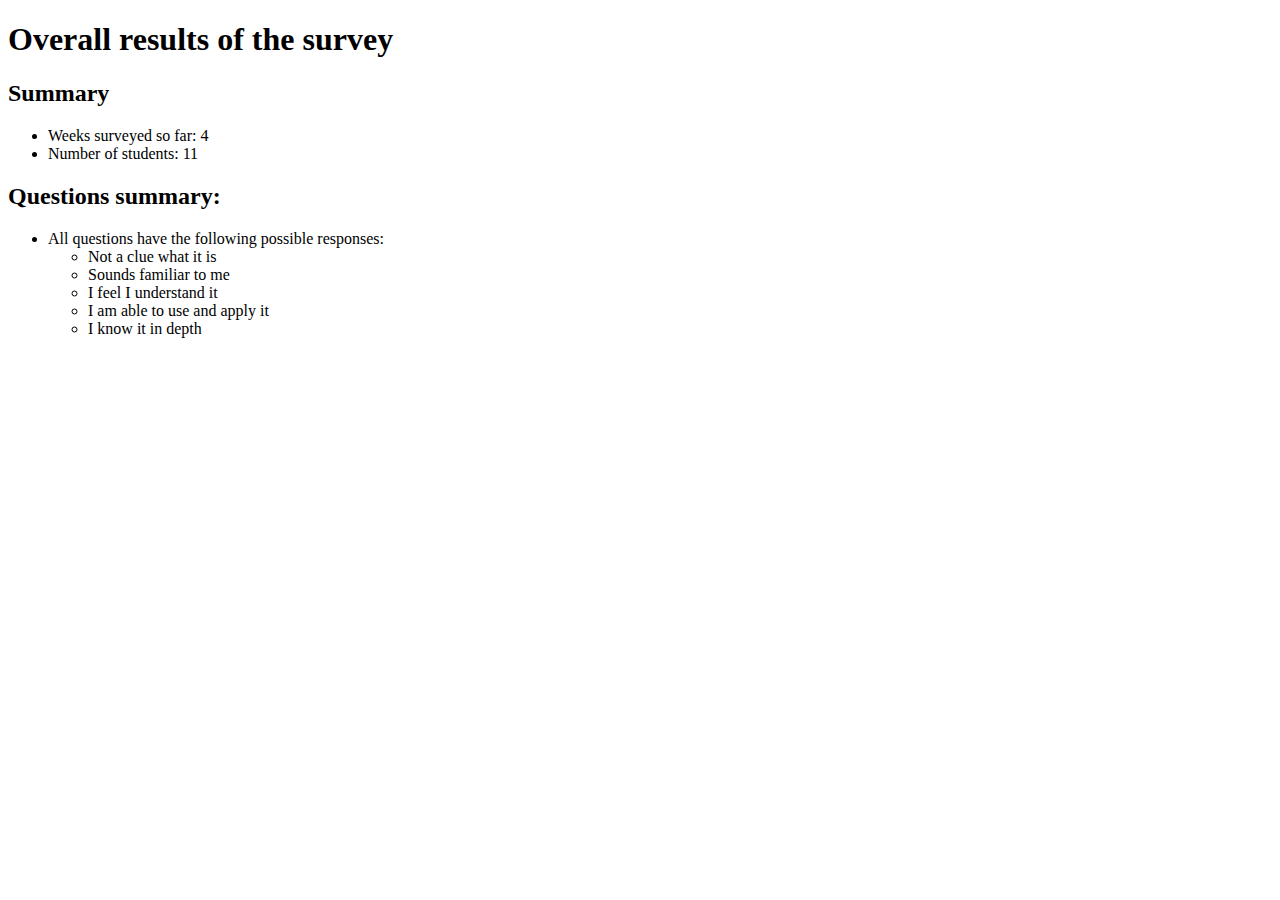
<file: test.html>
<!DOCTYPE HTML PUBLIC "-//W3C//DTD HTML 4.01//EN" 
    "http://www.w3.org/TR/html4/strict.dtd">
<head>
    <script type="text/javascript" src="http://code.jquery.com/jquery-1.7.2.min.js"></script>
    <script type="text/javascript" src="jquery/jquery.sparkline.min.js"></script>

    <script type="text/javascript">
    $(function() {
        /** This code runs when everything has been loaded on the page */
        /* Inline sparklines take their values from the contents of the tag */
        $('.inlinesparkline').sparkline(); 

        /* Sparklines can also take their values from the first argument 
        passed to the sparkline() function */
        var myvalues = [10,8,5,7,4,4,1];
        $('.dynamicsparkline').sparkline(myvalues);

        /* The second argument gives options such as chart type */
        $('.dynamicbar').sparkline(myvalues, {type: 'bar', barColor: 'green'} );

        /* Use 'html' instead of an array of values to pass options 
        to a sparkline with data in the tag */
        $('.inlinebar').sparkline('html', {type: 'bar', barColor: 'red'} );
    });
    </script>
</head>
<body>
  
  
   
  
  
<h1>Overall results of the survey</h1>
<h2>Summary</h2>
<ul>
    <li>Weeks surveyed so far: 4 </li>
    <li>Number of students: 11 </li>
</ul>
<h2>Questions summary:</h2>
<ul>
    <li>All questions have the following possible responses:
        <ul>
            
            
                <li>Not a clue what it is</li>
            
                <li>Sounds familiar to me</li>
            
                <li>I feel I understand it</li>
            
                <li>I am able to use and apply it</li>
            
                <li>I know it in depth</li>
            
        </ul>
    </li>
</file>
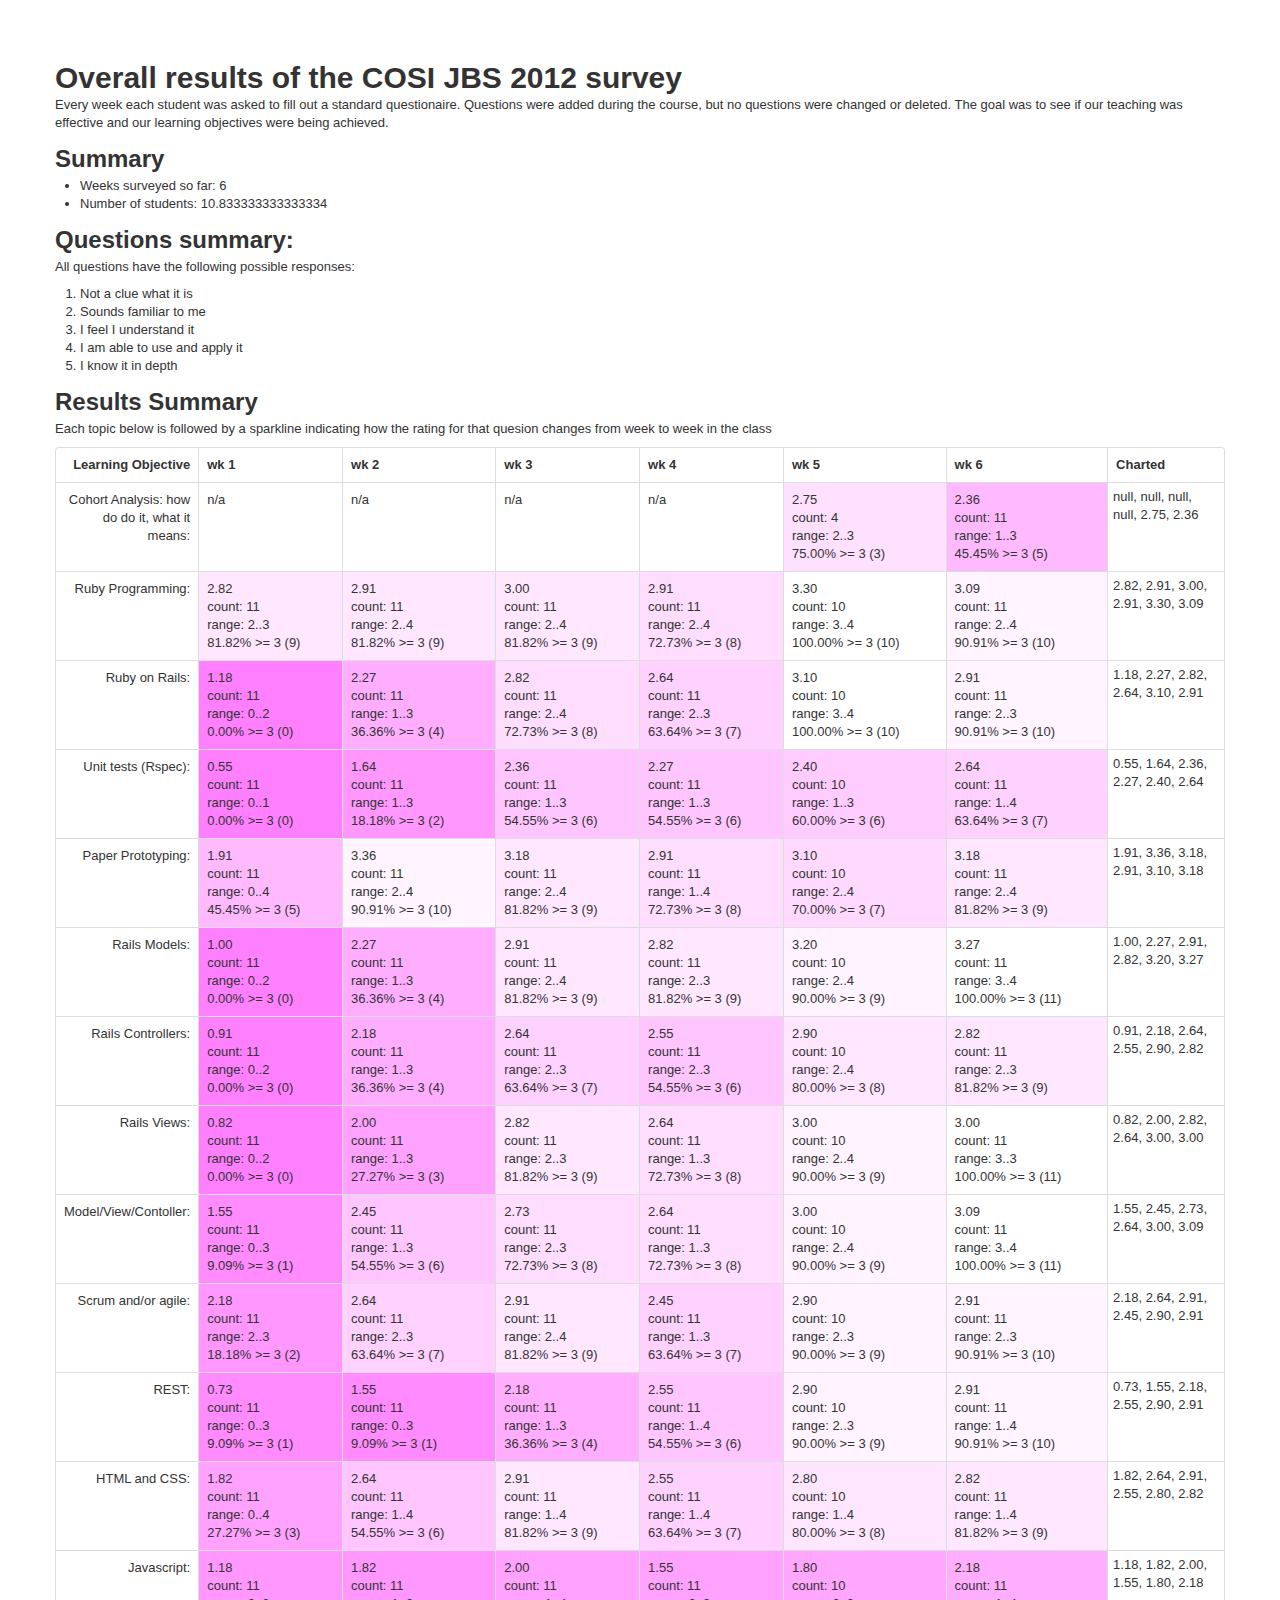
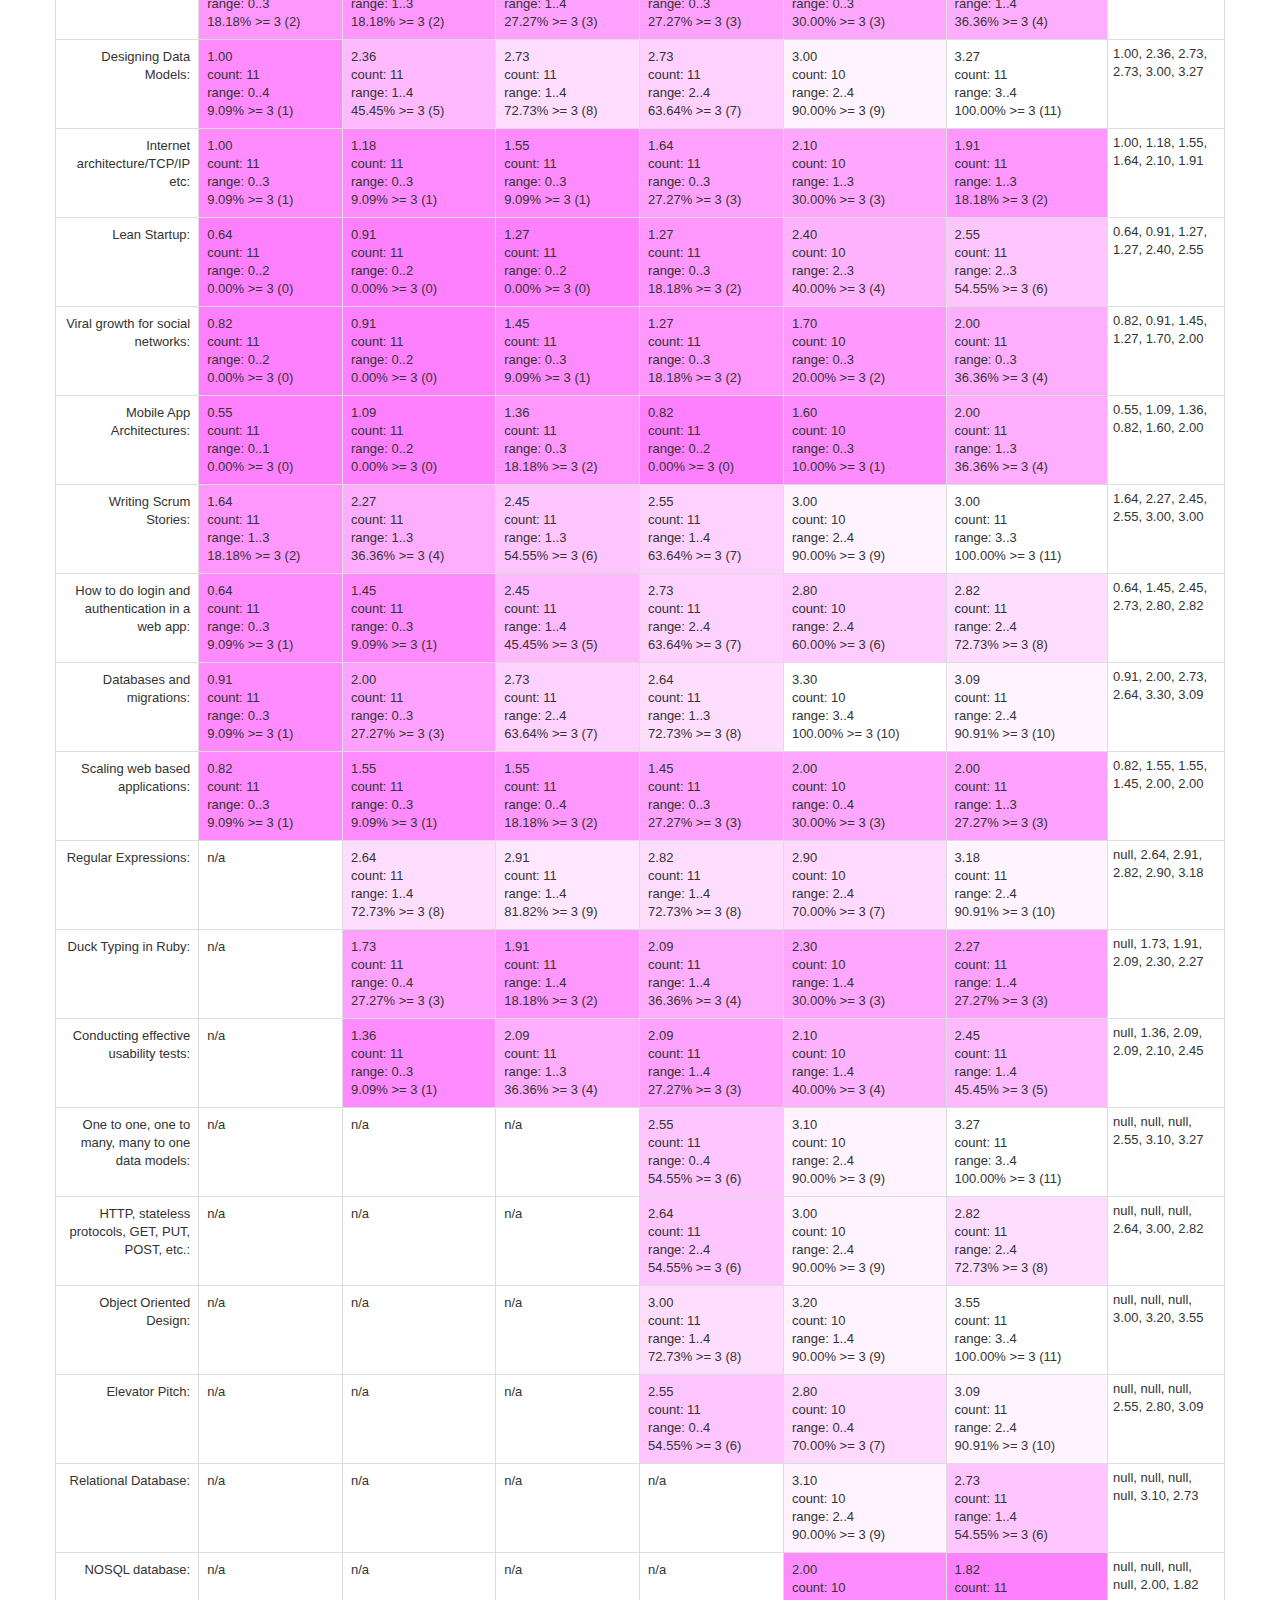
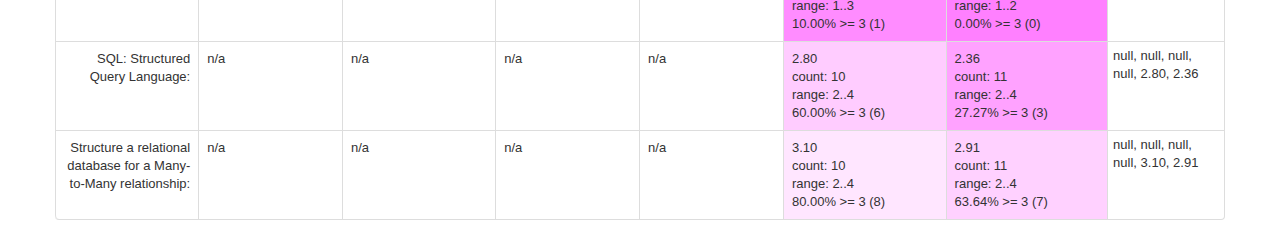
<file: test2.html>
<!DOCTYPE html>
<html lang="en">
<head>
  <meta charset="utf-8">
  <title>JBS 2012 Report</title>
  <meta name="viewport" content="width=device-width, initial-scale=1.0">
  <meta name="description" content="">
  <meta name="author" content="">

  <!-- Le styles -->
  <link href="bootstrap/docs/assets/css/bootstrap.css" rel="stylesheet">
  <style>
    body {
      padding-top: 60px; /* 60px to make the container go all the way to the bottom of the topbar */
    }
  </style>
  <link href="bootstrap/docs/assets/css/bootstrap-responsive.css" rel="stylesheet">

  <!-- Le HTML5 shim, for IE6-8 support of HTML5 elements -->
  <!--[if lt IE 9]>
    <script src="http://html5shim.googlecode.com/svn/trunk/html5.js"></script>
  <![endif]-->

  <!-- Le fav and touch icons -->
  <link rel="shortcut icon" href="../bootstrap/docs/assets/ico/favicon.ico">
  <link rel="apple-touch-icon-precomposed" sizes="144x144" href="../bootstrap/docs/assets/ico/apple-touch-icon-144-precomposed.png">
  <link rel="apple-touch-icon-precomposed" sizes="114x114" href="../bootstrap/docs/assets/ico/apple-touch-icon-114-precomposed.png">
  <link rel="apple-touch-icon-precomposed" sizes="72x72" href="../bootstrap/docs/assets/ico/apple-touch-icon-72-precomposed.png">
  <link rel="apple-touch-icon-precomposed" href="../bootstrap/docs/assets/ico/apple-touch-icon-57-precomposed.png">

  <script type="text/javascript" src="http://code.jquery.com/jquery-1.7.2.min.js"></script>
  <script type="text/javascript" src="jquery/jquery.sparkline.min.js"></script>

  <script type="text/javascript">
    $(function() {
        /** This code runs when everything has been loaded on the page */
        /* Inline sparklines take their values from the contents of the tag */
        $('.inlinesparkline').sparkline('html', {type: 'bar',
                    width: '100',
                    height: '30',
                    lineColor: '#ff5656',
                    chartRangeMax: 5,
                    chartRangeMin: 0});

        /* Sparklines can also take their values from the first argument 
        passed to the sparkline() function */
        var myvalues = [10,8,5,7,4,4,1];
        $('.dynamicsparkline').sparkline(myvalues);

        /* The second argument gives options such as chart type */
        $('.dynamicbar').sparkline(myvalues, {type: 'bar', barColor: 'green'} );

        /* Use 'html' instead of an array of values to pass options 
        to a sparkline with data in the tag */
        $('.inlinebar').sparkline('html', {type: 'bar', barColor: 'red'} );
    });
  </script>

</head>

<body>
  
  
   
  
  

  <div class="container">
  <h1>Overall results of the COSI JBS 2012 survey</h1>
  <p>Every week each student was asked to fill out a standard questionaire. Questions were added during the course, but no questions were changed or deleted. The goal was to see if our teaching was effective and our learning objectives were being achieved.
  
  <h2>Summary</h2>
  <ul>
      <li>Weeks surveyed so far: 6 </li>
      <li>Number of students: 10.833333333333334 </li>
  </ul>
  <h2>Questions summary:</h2>
  <p>All questions have the following possible responses:</p>
  <ol>
      
          <li>Not a clue what it is</li>
      
          <li>Sounds familiar to me</li>
      
          <li>I feel I understand it</li>
      
          <li>I am able to use and apply it</li>
      
          <li>I know it in depth</li>
      
  </ol>
  <h2>Results Summary</h2>
  <p>
  Each topic below is followed by a sparkline indicating how the rating for that quesion changes from week to week in the class
  </p>

  <table class="table table-bordered" id="my_table" style="width: 100%;">
    <thead>
      <tr>
        <th style="width: 10%; text-align: right">Learning Objective</th>
        <th>wk 1</th>
        <th>wk 2</th>
        <th>wk 3</th>
        <th>wk 4</th>
        <th>wk 5</th>
        <th>wk 6</th>
        <th style="width: 10%;">Charted</th>
      </tr>
    </thead>
    
      <tbody>
        <tr>
            <td style="text-align: right; height: 15%;">
                Cohort Analysis: how do do it, what it means:
            </td>
            
            
              <td style="background-color: rgb(
                256,256,256);">
                
                  n/a
                
              </td>
            
              <td style="background-color: rgb(
                256,256,256);">
                
                  n/a
                
              </td>
            
              <td style="background-color: rgb(
                256,256,256);">
                
                  n/a
                
              </td>
            
              <td style="background-color: rgb(
                256,256,256);">
                
                  n/a
                
              </td>
            
              <td style="background-color: rgb(
                256,224,256);">
                
                  2.75 
                  <br/>
                  count: 4
                  <br/>
                  range: 2..3
                  <br/>
                   75.00% >= 3 (3)
                
              </td>
            
              <td style="background-color: rgb(
                256,186,256);">
                
                  2.36 
                  <br/>
                  count: 11
                  <br/>
                  range: 1..3
                  <br/>
                   45.45% >= 3 (5)
                
              </td>
             

            <td style="padding: 5px; margin: 0px">
                <span class="inlinesparkline">
                    null, null, null, null, 2.75, 2.36
                </span>
            </td>
        </tr>
      </tbody>
    
      <tbody>
        <tr>
            <td style="text-align: right; height: 15%;">
                Ruby Programming:
            </td>
            
            
              <td style="background-color: rgb(
                256,232,256);">
                
                  2.82 
                  <br/>
                  count: 11
                  <br/>
                  range: 2..3
                  <br/>
                   81.82% >= 3 (9)
                
              </td>
            
              <td style="background-color: rgb(
                256,232,256);">
                
                  2.91 
                  <br/>
                  count: 11
                  <br/>
                  range: 2..4
                  <br/>
                   81.82% >= 3 (9)
                
              </td>
            
              <td style="background-color: rgb(
                256,232,256);">
                
                  3.00 
                  <br/>
                  count: 11
                  <br/>
                  range: 2..4
                  <br/>
                   81.82% >= 3 (9)
                
              </td>
            
              <td style="background-color: rgb(
                256,221,256);">
                
                  2.91 
                  <br/>
                  count: 11
                  <br/>
                  range: 2..4
                  <br/>
                   72.73% >= 3 (8)
                
              </td>
            
              <td style="background-color: rgb(
                256,256,256);">
                
                  3.30 
                  <br/>
                  count: 10
                  <br/>
                  range: 3..4
                  <br/>
                   100.00% >= 3 (10)
                
              </td>
            
              <td style="background-color: rgb(
                256,244,256);">
                
                  3.09 
                  <br/>
                  count: 11
                  <br/>
                  range: 2..4
                  <br/>
                   90.91% >= 3 (10)
                
              </td>
             

            <td style="padding: 5px; margin: 0px">
                <span class="inlinesparkline">
                    2.82, 2.91, 3.00, 2.91, 3.30, 3.09
                </span>
            </td>
        </tr>
      </tbody>
    
      <tbody>
        <tr>
            <td style="text-align: right; height: 15%;">
                Ruby on Rails:
            </td>
            
            
              <td style="background-color: rgb(
                256,128,256);">
                
                  1.18 
                  <br/>
                  count: 11
                  <br/>
                  range: 0..2
                  <br/>
                   0.00% >= 3 (0)
                
              </td>
            
              <td style="background-color: rgb(
                256,174,256);">
                
                  2.27 
                  <br/>
                  count: 11
                  <br/>
                  range: 1..3
                  <br/>
                   36.36% >= 3 (4)
                
              </td>
            
              <td style="background-color: rgb(
                256,221,256);">
                
                  2.82 
                  <br/>
                  count: 11
                  <br/>
                  range: 2..4
                  <br/>
                   72.73% >= 3 (8)
                
              </td>
            
              <td style="background-color: rgb(
                256,209,256);">
                
                  2.64 
                  <br/>
                  count: 11
                  <br/>
                  range: 2..3
                  <br/>
                   63.64% >= 3 (7)
                
              </td>
            
              <td style="background-color: rgb(
                256,256,256);">
                
                  3.10 
                  <br/>
                  count: 10
                  <br/>
                  range: 3..4
                  <br/>
                   100.00% >= 3 (10)
                
              </td>
            
              <td style="background-color: rgb(
                256,244,256);">
                
                  2.91 
                  <br/>
                  count: 11
                  <br/>
                  range: 2..3
                  <br/>
                   90.91% >= 3 (10)
                
              </td>
             

            <td style="padding: 5px; margin: 0px">
                <span class="inlinesparkline">
                    1.18, 2.27, 2.82, 2.64, 3.10, 2.91
                </span>
            </td>
        </tr>
      </tbody>
    
      <tbody>
        <tr>
            <td style="text-align: right; height: 15%;">
                Unit tests (Rspec):
            </td>
            
            
              <td style="background-color: rgb(
                256,128,256);">
                
                  0.55 
                  <br/>
                  count: 11
                  <br/>
                  range: 0..1
                  <br/>
                   0.00% >= 3 (0)
                
              </td>
            
              <td style="background-color: rgb(
                256,151,256);">
                
                  1.64 
                  <br/>
                  count: 11
                  <br/>
                  range: 1..3
                  <br/>
                   18.18% >= 3 (2)
                
              </td>
            
              <td style="background-color: rgb(
                256,197,256);">
                
                  2.36 
                  <br/>
                  count: 11
                  <br/>
                  range: 1..3
                  <br/>
                   54.55% >= 3 (6)
                
              </td>
            
              <td style="background-color: rgb(
                256,197,256);">
                
                  2.27 
                  <br/>
                  count: 11
                  <br/>
                  range: 1..3
                  <br/>
                   54.55% >= 3 (6)
                
              </td>
            
              <td style="background-color: rgb(
                256,204,256);">
                
                  2.40 
                  <br/>
                  count: 10
                  <br/>
                  range: 1..3
                  <br/>
                   60.00% >= 3 (6)
                
              </td>
            
              <td style="background-color: rgb(
                256,209,256);">
                
                  2.64 
                  <br/>
                  count: 11
                  <br/>
                  range: 1..4
                  <br/>
                   63.64% >= 3 (7)
                
              </td>
             

            <td style="padding: 5px; margin: 0px">
                <span class="inlinesparkline">
                    0.55, 1.64, 2.36, 2.27, 2.40, 2.64
                </span>
            </td>
        </tr>
      </tbody>
    
      <tbody>
        <tr>
            <td style="text-align: right; height: 15%;">
                Paper Prototyping:
            </td>
            
            
              <td style="background-color: rgb(
                256,186,256);">
                
                  1.91 
                  <br/>
                  count: 11
                  <br/>
                  range: 0..4
                  <br/>
                   45.45% >= 3 (5)
                
              </td>
            
              <td style="background-color: rgb(
                256,244,256);">
                
                  3.36 
                  <br/>
                  count: 11
                  <br/>
                  range: 2..4
                  <br/>
                   90.91% >= 3 (10)
                
              </td>
            
              <td style="background-color: rgb(
                256,232,256);">
                
                  3.18 
                  <br/>
                  count: 11
                  <br/>
                  range: 2..4
                  <br/>
                   81.82% >= 3 (9)
                
              </td>
            
              <td style="background-color: rgb(
                256,221,256);">
                
                  2.91 
                  <br/>
                  count: 11
                  <br/>
                  range: 1..4
                  <br/>
                   72.73% >= 3 (8)
                
              </td>
            
              <td style="background-color: rgb(
                256,217,256);">
                
                  3.10 
                  <br/>
                  count: 10
                  <br/>
                  range: 2..4
                  <br/>
                   70.00% >= 3 (7)
                
              </td>
            
              <td style="background-color: rgb(
                256,232,256);">
                
                  3.18 
                  <br/>
                  count: 11
                  <br/>
                  range: 2..4
                  <br/>
                   81.82% >= 3 (9)
                
              </td>
             

            <td style="padding: 5px; margin: 0px">
                <span class="inlinesparkline">
                    1.91, 3.36, 3.18, 2.91, 3.10, 3.18
                </span>
            </td>
        </tr>
      </tbody>
    
      <tbody>
        <tr>
            <td style="text-align: right; height: 15%;">
                Rails Models:
            </td>
            
            
              <td style="background-color: rgb(
                256,128,256);">
                
                  1.00 
                  <br/>
                  count: 11
                  <br/>
                  range: 0..2
                  <br/>
                   0.00% >= 3 (0)
                
              </td>
            
              <td style="background-color: rgb(
                256,174,256);">
                
                  2.27 
                  <br/>
                  count: 11
                  <br/>
                  range: 1..3
                  <br/>
                   36.36% >= 3 (4)
                
              </td>
            
              <td style="background-color: rgb(
                256,232,256);">
                
                  2.91 
                  <br/>
                  count: 11
                  <br/>
                  range: 2..4
                  <br/>
                   81.82% >= 3 (9)
                
              </td>
            
              <td style="background-color: rgb(
                256,232,256);">
                
                  2.82 
                  <br/>
                  count: 11
                  <br/>
                  range: 2..3
                  <br/>
                   81.82% >= 3 (9)
                
              </td>
            
              <td style="background-color: rgb(
                256,243,256);">
                
                  3.20 
                  <br/>
                  count: 10
                  <br/>
                  range: 2..4
                  <br/>
                   90.00% >= 3 (9)
                
              </td>
            
              <td style="background-color: rgb(
                256,256,256);">
                
                  3.27 
                  <br/>
                  count: 11
                  <br/>
                  range: 3..4
                  <br/>
                   100.00% >= 3 (11)
                
              </td>
             

            <td style="padding: 5px; margin: 0px">
                <span class="inlinesparkline">
                    1.00, 2.27, 2.91, 2.82, 3.20, 3.27
                </span>
            </td>
        </tr>
      </tbody>
    
      <tbody>
        <tr>
            <td style="text-align: right; height: 15%;">
                Rails Controllers:
            </td>
            
            
              <td style="background-color: rgb(
                256,128,256);">
                
                  0.91 
                  <br/>
                  count: 11
                  <br/>
                  range: 0..2
                  <br/>
                   0.00% >= 3 (0)
                
              </td>
            
              <td style="background-color: rgb(
                256,174,256);">
                
                  2.18 
                  <br/>
                  count: 11
                  <br/>
                  range: 1..3
                  <br/>
                   36.36% >= 3 (4)
                
              </td>
            
              <td style="background-color: rgb(
                256,209,256);">
                
                  2.64 
                  <br/>
                  count: 11
                  <br/>
                  range: 2..3
                  <br/>
                   63.64% >= 3 (7)
                
              </td>
            
              <td style="background-color: rgb(
                256,197,256);">
                
                  2.55 
                  <br/>
                  count: 11
                  <br/>
                  range: 2..3
                  <br/>
                   54.55% >= 3 (6)
                
              </td>
            
              <td style="background-color: rgb(
                256,230,256);">
                
                  2.90 
                  <br/>
                  count: 10
                  <br/>
                  range: 2..4
                  <br/>
                   80.00% >= 3 (8)
                
              </td>
            
              <td style="background-color: rgb(
                256,232,256);">
                
                  2.82 
                  <br/>
                  count: 11
                  <br/>
                  range: 2..3
                  <br/>
                   81.82% >= 3 (9)
                
              </td>
             

            <td style="padding: 5px; margin: 0px">
                <span class="inlinesparkline">
                    0.91, 2.18, 2.64, 2.55, 2.90, 2.82
                </span>
            </td>
        </tr>
      </tbody>
    
      <tbody>
        <tr>
            <td style="text-align: right; height: 15%;">
                Rails Views:
            </td>
            
            
              <td style="background-color: rgb(
                256,128,256);">
                
                  0.82 
                  <br/>
                  count: 11
                  <br/>
                  range: 0..2
                  <br/>
                   0.00% >= 3 (0)
                
              </td>
            
              <td style="background-color: rgb(
                256,162,256);">
                
                  2.00 
                  <br/>
                  count: 11
                  <br/>
                  range: 1..3
                  <br/>
                   27.27% >= 3 (3)
                
              </td>
            
              <td style="background-color: rgb(
                256,232,256);">
                
                  2.82 
                  <br/>
                  count: 11
                  <br/>
                  range: 2..3
                  <br/>
                   81.82% >= 3 (9)
                
              </td>
            
              <td style="background-color: rgb(
                256,221,256);">
                
                  2.64 
                  <br/>
                  count: 11
                  <br/>
                  range: 1..3
                  <br/>
                   72.73% >= 3 (8)
                
              </td>
            
              <td style="background-color: rgb(
                256,243,256);">
                
                  3.00 
                  <br/>
                  count: 10
                  <br/>
                  range: 2..4
                  <br/>
                   90.00% >= 3 (9)
                
              </td>
            
              <td style="background-color: rgb(
                256,256,256);">
                
                  3.00 
                  <br/>
                  count: 11
                  <br/>
                  range: 3..3
                  <br/>
                   100.00% >= 3 (11)
                
              </td>
             

            <td style="padding: 5px; margin: 0px">
                <span class="inlinesparkline">
                    0.82, 2.00, 2.82, 2.64, 3.00, 3.00
                </span>
            </td>
        </tr>
      </tbody>
    
      <tbody>
        <tr>
            <td style="text-align: right; height: 15%;">
                Model/View/Contoller:
            </td>
            
            
              <td style="background-color: rgb(
                256,139,256);">
                
                  1.55 
                  <br/>
                  count: 11
                  <br/>
                  range: 0..3
                  <br/>
                   9.09% >= 3 (1)
                
              </td>
            
              <td style="background-color: rgb(
                256,197,256);">
                
                  2.45 
                  <br/>
                  count: 11
                  <br/>
                  range: 1..3
                  <br/>
                   54.55% >= 3 (6)
                
              </td>
            
              <td style="background-color: rgb(
                256,221,256);">
                
                  2.73 
                  <br/>
                  count: 11
                  <br/>
                  range: 2..3
                  <br/>
                   72.73% >= 3 (8)
                
              </td>
            
              <td style="background-color: rgb(
                256,221,256);">
                
                  2.64 
                  <br/>
                  count: 11
                  <br/>
                  range: 1..3
                  <br/>
                   72.73% >= 3 (8)
                
              </td>
            
              <td style="background-color: rgb(
                256,243,256);">
                
                  3.00 
                  <br/>
                  count: 10
                  <br/>
                  range: 2..4
                  <br/>
                   90.00% >= 3 (9)
                
              </td>
            
              <td style="background-color: rgb(
                256,256,256);">
                
                  3.09 
                  <br/>
                  count: 11
                  <br/>
                  range: 3..4
                  <br/>
                   100.00% >= 3 (11)
                
              </td>
             

            <td style="padding: 5px; margin: 0px">
                <span class="inlinesparkline">
                    1.55, 2.45, 2.73, 2.64, 3.00, 3.09
                </span>
            </td>
        </tr>
      </tbody>
    
      <tbody>
        <tr>
            <td style="text-align: right; height: 15%;">
                Scrum and/or agile:
            </td>
            
            
              <td style="background-color: rgb(
                256,151,256);">
                
                  2.18 
                  <br/>
                  count: 11
                  <br/>
                  range: 2..3
                  <br/>
                   18.18% >= 3 (2)
                
              </td>
            
              <td style="background-color: rgb(
                256,209,256);">
                
                  2.64 
                  <br/>
                  count: 11
                  <br/>
                  range: 2..3
                  <br/>
                   63.64% >= 3 (7)
                
              </td>
            
              <td style="background-color: rgb(
                256,232,256);">
                
                  2.91 
                  <br/>
                  count: 11
                  <br/>
                  range: 2..4
                  <br/>
                   81.82% >= 3 (9)
                
              </td>
            
              <td style="background-color: rgb(
                256,209,256);">
                
                  2.45 
                  <br/>
                  count: 11
                  <br/>
                  range: 1..3
                  <br/>
                   63.64% >= 3 (7)
                
              </td>
            
              <td style="background-color: rgb(
                256,243,256);">
                
                  2.90 
                  <br/>
                  count: 10
                  <br/>
                  range: 2..3
                  <br/>
                   90.00% >= 3 (9)
                
              </td>
            
              <td style="background-color: rgb(
                256,244,256);">
                
                  2.91 
                  <br/>
                  count: 11
                  <br/>
                  range: 2..3
                  <br/>
                   90.91% >= 3 (10)
                
              </td>
             

            <td style="padding: 5px; margin: 0px">
                <span class="inlinesparkline">
                    2.18, 2.64, 2.91, 2.45, 2.90, 2.91
                </span>
            </td>
        </tr>
      </tbody>
    
      <tbody>
        <tr>
            <td style="text-align: right; height: 15%;">
                REST:
            </td>
            
            
              <td style="background-color: rgb(
                256,139,256);">
                
                  0.73 
                  <br/>
                  count: 11
                  <br/>
                  range: 0..3
                  <br/>
                   9.09% >= 3 (1)
                
              </td>
            
              <td style="background-color: rgb(
                256,139,256);">
                
                  1.55 
                  <br/>
                  count: 11
                  <br/>
                  range: 0..3
                  <br/>
                   9.09% >= 3 (1)
                
              </td>
            
              <td style="background-color: rgb(
                256,174,256);">
                
                  2.18 
                  <br/>
                  count: 11
                  <br/>
                  range: 1..3
                  <br/>
                   36.36% >= 3 (4)
                
              </td>
            
              <td style="background-color: rgb(
                256,197,256);">
                
                  2.55 
                  <br/>
                  count: 11
                  <br/>
                  range: 1..4
                  <br/>
                   54.55% >= 3 (6)
                
              </td>
            
              <td style="background-color: rgb(
                256,243,256);">
                
                  2.90 
                  <br/>
                  count: 10
                  <br/>
                  range: 2..3
                  <br/>
                   90.00% >= 3 (9)
                
              </td>
            
              <td style="background-color: rgb(
                256,244,256);">
                
                  2.91 
                  <br/>
                  count: 11
                  <br/>
                  range: 1..4
                  <br/>
                   90.91% >= 3 (10)
                
              </td>
             

            <td style="padding: 5px; margin: 0px">
                <span class="inlinesparkline">
                    0.73, 1.55, 2.18, 2.55, 2.90, 2.91
                </span>
            </td>
        </tr>
      </tbody>
    
      <tbody>
        <tr>
            <td style="text-align: right; height: 15%;">
                HTML and CSS:
            </td>
            
            
              <td style="background-color: rgb(
                256,162,256);">
                
                  1.82 
                  <br/>
                  count: 11
                  <br/>
                  range: 0..4
                  <br/>
                   27.27% >= 3 (3)
                
              </td>
            
              <td style="background-color: rgb(
                256,197,256);">
                
                  2.64 
                  <br/>
                  count: 11
                  <br/>
                  range: 1..4
                  <br/>
                   54.55% >= 3 (6)
                
              </td>
            
              <td style="background-color: rgb(
                256,232,256);">
                
                  2.91 
                  <br/>
                  count: 11
                  <br/>
                  range: 1..4
                  <br/>
                   81.82% >= 3 (9)
                
              </td>
            
              <td style="background-color: rgb(
                256,209,256);">
                
                  2.55 
                  <br/>
                  count: 11
                  <br/>
                  range: 1..4
                  <br/>
                   63.64% >= 3 (7)
                
              </td>
            
              <td style="background-color: rgb(
                256,230,256);">
                
                  2.80 
                  <br/>
                  count: 10
                  <br/>
                  range: 1..4
                  <br/>
                   80.00% >= 3 (8)
                
              </td>
            
              <td style="background-color: rgb(
                256,232,256);">
                
                  2.82 
                  <br/>
                  count: 11
                  <br/>
                  range: 1..4
                  <br/>
                   81.82% >= 3 (9)
                
              </td>
             

            <td style="padding: 5px; margin: 0px">
                <span class="inlinesparkline">
                    1.82, 2.64, 2.91, 2.55, 2.80, 2.82
                </span>
            </td>
        </tr>
      </tbody>
    
      <tbody>
        <tr>
            <td style="text-align: right; height: 15%;">
                Javascript:
            </td>
            
            
              <td style="background-color: rgb(
                256,151,256);">
                
                  1.18 
                  <br/>
                  count: 11
                  <br/>
                  range: 0..3
                  <br/>
                   18.18% >= 3 (2)
                
              </td>
            
              <td style="background-color: rgb(
                256,151,256);">
                
                  1.82 
                  <br/>
                  count: 11
                  <br/>
                  range: 1..3
                  <br/>
                   18.18% >= 3 (2)
                
              </td>
            
              <td style="background-color: rgb(
                256,162,256);">
                
                  2.00 
                  <br/>
                  count: 11
                  <br/>
                  range: 1..4
                  <br/>
                   27.27% >= 3 (3)
                
              </td>
            
              <td style="background-color: rgb(
                256,162,256);">
                
                  1.55 
                  <br/>
                  count: 11
                  <br/>
                  range: 0..3
                  <br/>
                   27.27% >= 3 (3)
                
              </td>
            
              <td style="background-color: rgb(
                256,166,256);">
                
                  1.80 
                  <br/>
                  count: 10
                  <br/>
                  range: 0..3
                  <br/>
                   30.00% >= 3 (3)
                
              </td>
            
              <td style="background-color: rgb(
                256,174,256);">
                
                  2.18 
                  <br/>
                  count: 11
                  <br/>
                  range: 1..4
                  <br/>
                   36.36% >= 3 (4)
                
              </td>
             

            <td style="padding: 5px; margin: 0px">
                <span class="inlinesparkline">
                    1.18, 1.82, 2.00, 1.55, 1.80, 2.18
                </span>
            </td>
        </tr>
      </tbody>
    
      <tbody>
        <tr>
            <td style="text-align: right; height: 15%;">
                Designing Data Models:
            </td>
            
            
              <td style="background-color: rgb(
                256,139,256);">
                
                  1.00 
                  <br/>
                  count: 11
                  <br/>
                  range: 0..4
                  <br/>
                   9.09% >= 3 (1)
                
              </td>
            
              <td style="background-color: rgb(
                256,186,256);">
                
                  2.36 
                  <br/>
                  count: 11
                  <br/>
                  range: 1..4
                  <br/>
                   45.45% >= 3 (5)
                
              </td>
            
              <td style="background-color: rgb(
                256,221,256);">
                
                  2.73 
                  <br/>
                  count: 11
                  <br/>
                  range: 1..4
                  <br/>
                   72.73% >= 3 (8)
                
              </td>
            
              <td style="background-color: rgb(
                256,209,256);">
                
                  2.73 
                  <br/>
                  count: 11
                  <br/>
                  range: 2..4
                  <br/>
                   63.64% >= 3 (7)
                
              </td>
            
              <td style="background-color: rgb(
                256,243,256);">
                
                  3.00 
                  <br/>
                  count: 10
                  <br/>
                  range: 2..4
                  <br/>
                   90.00% >= 3 (9)
                
              </td>
            
              <td style="background-color: rgb(
                256,256,256);">
                
                  3.27 
                  <br/>
                  count: 11
                  <br/>
                  range: 3..4
                  <br/>
                   100.00% >= 3 (11)
                
              </td>
             

            <td style="padding: 5px; margin: 0px">
                <span class="inlinesparkline">
                    1.00, 2.36, 2.73, 2.73, 3.00, 3.27
                </span>
            </td>
        </tr>
      </tbody>
    
      <tbody>
        <tr>
            <td style="text-align: right; height: 15%;">
                Internet architecture/TCP/IP etc:
            </td>
            
            
              <td style="background-color: rgb(
                256,139,256);">
                
                  1.00 
                  <br/>
                  count: 11
                  <br/>
                  range: 0..3
                  <br/>
                   9.09% >= 3 (1)
                
              </td>
            
              <td style="background-color: rgb(
                256,139,256);">
                
                  1.18 
                  <br/>
                  count: 11
                  <br/>
                  range: 0..3
                  <br/>
                   9.09% >= 3 (1)
                
              </td>
            
              <td style="background-color: rgb(
                256,139,256);">
                
                  1.55 
                  <br/>
                  count: 11
                  <br/>
                  range: 0..3
                  <br/>
                   9.09% >= 3 (1)
                
              </td>
            
              <td style="background-color: rgb(
                256,162,256);">
                
                  1.64 
                  <br/>
                  count: 11
                  <br/>
                  range: 0..3
                  <br/>
                   27.27% >= 3 (3)
                
              </td>
            
              <td style="background-color: rgb(
                256,166,256);">
                
                  2.10 
                  <br/>
                  count: 10
                  <br/>
                  range: 1..3
                  <br/>
                   30.00% >= 3 (3)
                
              </td>
            
              <td style="background-color: rgb(
                256,151,256);">
                
                  1.91 
                  <br/>
                  count: 11
                  <br/>
                  range: 1..3
                  <br/>
                   18.18% >= 3 (2)
                
              </td>
             

            <td style="padding: 5px; margin: 0px">
                <span class="inlinesparkline">
                    1.00, 1.18, 1.55, 1.64, 2.10, 1.91
                </span>
            </td>
        </tr>
      </tbody>
    
      <tbody>
        <tr>
            <td style="text-align: right; height: 15%;">
                Lean Startup:
            </td>
            
            
              <td style="background-color: rgb(
                256,128,256);">
                
                  0.64 
                  <br/>
                  count: 11
                  <br/>
                  range: 0..2
                  <br/>
                   0.00% >= 3 (0)
                
              </td>
            
              <td style="background-color: rgb(
                256,128,256);">
                
                  0.91 
                  <br/>
                  count: 11
                  <br/>
                  range: 0..2
                  <br/>
                   0.00% >= 3 (0)
                
              </td>
            
              <td style="background-color: rgb(
                256,128,256);">
                
                  1.27 
                  <br/>
                  count: 11
                  <br/>
                  range: 0..2
                  <br/>
                   0.00% >= 3 (0)
                
              </td>
            
              <td style="background-color: rgb(
                256,151,256);">
                
                  1.27 
                  <br/>
                  count: 11
                  <br/>
                  range: 0..3
                  <br/>
                   18.18% >= 3 (2)
                
              </td>
            
              <td style="background-color: rgb(
                256,179,256);">
                
                  2.40 
                  <br/>
                  count: 10
                  <br/>
                  range: 2..3
                  <br/>
                   40.00% >= 3 (4)
                
              </td>
            
              <td style="background-color: rgb(
                256,197,256);">
                
                  2.55 
                  <br/>
                  count: 11
                  <br/>
                  range: 2..3
                  <br/>
                   54.55% >= 3 (6)
                
              </td>
             

            <td style="padding: 5px; margin: 0px">
                <span class="inlinesparkline">
                    0.64, 0.91, 1.27, 1.27, 2.40, 2.55
                </span>
            </td>
        </tr>
      </tbody>
    
      <tbody>
        <tr>
            <td style="text-align: right; height: 15%;">
                Viral growth for social networks:
            </td>
            
            
              <td style="background-color: rgb(
                256,128,256);">
                
                  0.82 
                  <br/>
                  count: 11
                  <br/>
                  range: 0..2
                  <br/>
                   0.00% >= 3 (0)
                
              </td>
            
              <td style="background-color: rgb(
                256,128,256);">
                
                  0.91 
                  <br/>
                  count: 11
                  <br/>
                  range: 0..2
                  <br/>
                   0.00% >= 3 (0)
                
              </td>
            
              <td style="background-color: rgb(
                256,139,256);">
                
                  1.45 
                  <br/>
                  count: 11
                  <br/>
                  range: 0..3
                  <br/>
                   9.09% >= 3 (1)
                
              </td>
            
              <td style="background-color: rgb(
                256,151,256);">
                
                  1.27 
                  <br/>
                  count: 11
                  <br/>
                  range: 0..3
                  <br/>
                   18.18% >= 3 (2)
                
              </td>
            
              <td style="background-color: rgb(
                256,153,256);">
                
                  1.70 
                  <br/>
                  count: 10
                  <br/>
                  range: 0..3
                  <br/>
                   20.00% >= 3 (2)
                
              </td>
            
              <td style="background-color: rgb(
                256,174,256);">
                
                  2.00 
                  <br/>
                  count: 11
                  <br/>
                  range: 0..3
                  <br/>
                   36.36% >= 3 (4)
                
              </td>
             

            <td style="padding: 5px; margin: 0px">
                <span class="inlinesparkline">
                    0.82, 0.91, 1.45, 1.27, 1.70, 2.00
                </span>
            </td>
        </tr>
      </tbody>
    
      <tbody>
        <tr>
            <td style="text-align: right; height: 15%;">
                Mobile App Architectures:
            </td>
            
            
              <td style="background-color: rgb(
                256,128,256);">
                
                  0.55 
                  <br/>
                  count: 11
                  <br/>
                  range: 0..1
                  <br/>
                   0.00% >= 3 (0)
                
              </td>
            
              <td style="background-color: rgb(
                256,128,256);">
                
                  1.09 
                  <br/>
                  count: 11
                  <br/>
                  range: 0..2
                  <br/>
                   0.00% >= 3 (0)
                
              </td>
            
              <td style="background-color: rgb(
                256,151,256);">
                
                  1.36 
                  <br/>
                  count: 11
                  <br/>
                  range: 0..3
                  <br/>
                   18.18% >= 3 (2)
                
              </td>
            
              <td style="background-color: rgb(
                256,128,256);">
                
                  0.82 
                  <br/>
                  count: 11
                  <br/>
                  range: 0..2
                  <br/>
                   0.00% >= 3 (0)
                
              </td>
            
              <td style="background-color: rgb(
                256,140,256);">
                
                  1.60 
                  <br/>
                  count: 10
                  <br/>
                  range: 0..3
                  <br/>
                   10.00% >= 3 (1)
                
              </td>
            
              <td style="background-color: rgb(
                256,174,256);">
                
                  2.00 
                  <br/>
                  count: 11
                  <br/>
                  range: 1..3
                  <br/>
                   36.36% >= 3 (4)
                
              </td>
             

            <td style="padding: 5px; margin: 0px">
                <span class="inlinesparkline">
                    0.55, 1.09, 1.36, 0.82, 1.60, 2.00
                </span>
            </td>
        </tr>
      </tbody>
    
      <tbody>
        <tr>
            <td style="text-align: right; height: 15%;">
                Writing Scrum Stories:
            </td>
            
            
              <td style="background-color: rgb(
                256,151,256);">
                
                  1.64 
                  <br/>
                  count: 11
                  <br/>
                  range: 1..3
                  <br/>
                   18.18% >= 3 (2)
                
              </td>
            
              <td style="background-color: rgb(
                256,174,256);">
                
                  2.27 
                  <br/>
                  count: 11
                  <br/>
                  range: 1..3
                  <br/>
                   36.36% >= 3 (4)
                
              </td>
            
              <td style="background-color: rgb(
                256,197,256);">
                
                  2.45 
                  <br/>
                  count: 11
                  <br/>
                  range: 1..3
                  <br/>
                   54.55% >= 3 (6)
                
              </td>
            
              <td style="background-color: rgb(
                256,209,256);">
                
                  2.55 
                  <br/>
                  count: 11
                  <br/>
                  range: 1..4
                  <br/>
                   63.64% >= 3 (7)
                
              </td>
            
              <td style="background-color: rgb(
                256,243,256);">
                
                  3.00 
                  <br/>
                  count: 10
                  <br/>
                  range: 2..4
                  <br/>
                   90.00% >= 3 (9)
                
              </td>
            
              <td style="background-color: rgb(
                256,256,256);">
                
                  3.00 
                  <br/>
                  count: 11
                  <br/>
                  range: 3..3
                  <br/>
                   100.00% >= 3 (11)
                
              </td>
             

            <td style="padding: 5px; margin: 0px">
                <span class="inlinesparkline">
                    1.64, 2.27, 2.45, 2.55, 3.00, 3.00
                </span>
            </td>
        </tr>
      </tbody>
    
      <tbody>
        <tr>
            <td style="text-align: right; height: 15%;">
                How to do login and authentication in a web app:
            </td>
            
            
              <td style="background-color: rgb(
                256,139,256);">
                
                  0.64 
                  <br/>
                  count: 11
                  <br/>
                  range: 0..3
                  <br/>
                   9.09% >= 3 (1)
                
              </td>
            
              <td style="background-color: rgb(
                256,139,256);">
                
                  1.45 
                  <br/>
                  count: 11
                  <br/>
                  range: 0..3
                  <br/>
                   9.09% >= 3 (1)
                
              </td>
            
              <td style="background-color: rgb(
                256,186,256);">
                
                  2.45 
                  <br/>
                  count: 11
                  <br/>
                  range: 1..4
                  <br/>
                   45.45% >= 3 (5)
                
              </td>
            
              <td style="background-color: rgb(
                256,209,256);">
                
                  2.73 
                  <br/>
                  count: 11
                  <br/>
                  range: 2..4
                  <br/>
                   63.64% >= 3 (7)
                
              </td>
            
              <td style="background-color: rgb(
                256,204,256);">
                
                  2.80 
                  <br/>
                  count: 10
                  <br/>
                  range: 2..4
                  <br/>
                   60.00% >= 3 (6)
                
              </td>
            
              <td style="background-color: rgb(
                256,221,256);">
                
                  2.82 
                  <br/>
                  count: 11
                  <br/>
                  range: 2..4
                  <br/>
                   72.73% >= 3 (8)
                
              </td>
             

            <td style="padding: 5px; margin: 0px">
                <span class="inlinesparkline">
                    0.64, 1.45, 2.45, 2.73, 2.80, 2.82
                </span>
            </td>
        </tr>
      </tbody>
    
      <tbody>
        <tr>
            <td style="text-align: right; height: 15%;">
                Databases and migrations:
            </td>
            
            
              <td style="background-color: rgb(
                256,139,256);">
                
                  0.91 
                  <br/>
                  count: 11
                  <br/>
                  range: 0..3
                  <br/>
                   9.09% >= 3 (1)
                
              </td>
            
              <td style="background-color: rgb(
                256,162,256);">
                
                  2.00 
                  <br/>
                  count: 11
                  <br/>
                  range: 0..3
                  <br/>
                   27.27% >= 3 (3)
                
              </td>
            
              <td style="background-color: rgb(
                256,209,256);">
                
                  2.73 
                  <br/>
                  count: 11
                  <br/>
                  range: 2..4
                  <br/>
                   63.64% >= 3 (7)
                
              </td>
            
              <td style="background-color: rgb(
                256,221,256);">
                
                  2.64 
                  <br/>
                  count: 11
                  <br/>
                  range: 1..3
                  <br/>
                   72.73% >= 3 (8)
                
              </td>
            
              <td style="background-color: rgb(
                256,256,256);">
                
                  3.30 
                  <br/>
                  count: 10
                  <br/>
                  range: 3..4
                  <br/>
                   100.00% >= 3 (10)
                
              </td>
            
              <td style="background-color: rgb(
                256,244,256);">
                
                  3.09 
                  <br/>
                  count: 11
                  <br/>
                  range: 2..4
                  <br/>
                   90.91% >= 3 (10)
                
              </td>
             

            <td style="padding: 5px; margin: 0px">
                <span class="inlinesparkline">
                    0.91, 2.00, 2.73, 2.64, 3.30, 3.09
                </span>
            </td>
        </tr>
      </tbody>
    
      <tbody>
        <tr>
            <td style="text-align: right; height: 15%;">
                Scaling web based applications:
            </td>
            
            
              <td style="background-color: rgb(
                256,139,256);">
                
                  0.82 
                  <br/>
                  count: 11
                  <br/>
                  range: 0..3
                  <br/>
                   9.09% >= 3 (1)
                
              </td>
            
              <td style="background-color: rgb(
                256,139,256);">
                
                  1.55 
                  <br/>
                  count: 11
                  <br/>
                  range: 0..3
                  <br/>
                   9.09% >= 3 (1)
                
              </td>
            
              <td style="background-color: rgb(
                256,151,256);">
                
                  1.55 
                  <br/>
                  count: 11
                  <br/>
                  range: 0..4
                  <br/>
                   18.18% >= 3 (2)
                
              </td>
            
              <td style="background-color: rgb(
                256,162,256);">
                
                  1.45 
                  <br/>
                  count: 11
                  <br/>
                  range: 0..3
                  <br/>
                   27.27% >= 3 (3)
                
              </td>
            
              <td style="background-color: rgb(
                256,166,256);">
                
                  2.00 
                  <br/>
                  count: 10
                  <br/>
                  range: 0..4
                  <br/>
                   30.00% >= 3 (3)
                
              </td>
            
              <td style="background-color: rgb(
                256,162,256);">
                
                  2.00 
                  <br/>
                  count: 11
                  <br/>
                  range: 1..3
                  <br/>
                   27.27% >= 3 (3)
                
              </td>
             

            <td style="padding: 5px; margin: 0px">
                <span class="inlinesparkline">
                    0.82, 1.55, 1.55, 1.45, 2.00, 2.00
                </span>
            </td>
        </tr>
      </tbody>
    
      <tbody>
        <tr>
            <td style="text-align: right; height: 15%;">
                Regular Expressions:
            </td>
            
            
              <td style="background-color: rgb(
                256,256,256);">
                
                  n/a
                
              </td>
            
              <td style="background-color: rgb(
                256,221,256);">
                
                  2.64 
                  <br/>
                  count: 11
                  <br/>
                  range: 1..4
                  <br/>
                   72.73% >= 3 (8)
                
              </td>
            
              <td style="background-color: rgb(
                256,232,256);">
                
                  2.91 
                  <br/>
                  count: 11
                  <br/>
                  range: 1..4
                  <br/>
                   81.82% >= 3 (9)
                
              </td>
            
              <td style="background-color: rgb(
                256,221,256);">
                
                  2.82 
                  <br/>
                  count: 11
                  <br/>
                  range: 1..4
                  <br/>
                   72.73% >= 3 (8)
                
              </td>
            
              <td style="background-color: rgb(
                256,217,256);">
                
                  2.90 
                  <br/>
                  count: 10
                  <br/>
                  range: 2..4
                  <br/>
                   70.00% >= 3 (7)
                
              </td>
            
              <td style="background-color: rgb(
                256,244,256);">
                
                  3.18 
                  <br/>
                  count: 11
                  <br/>
                  range: 2..4
                  <br/>
                   90.91% >= 3 (10)
                
              </td>
             

            <td style="padding: 5px; margin: 0px">
                <span class="inlinesparkline">
                    null, 2.64, 2.91, 2.82, 2.90, 3.18
                </span>
            </td>
        </tr>
      </tbody>
    
      <tbody>
        <tr>
            <td style="text-align: right; height: 15%;">
                Duck Typing in Ruby:
            </td>
            
            
              <td style="background-color: rgb(
                256,256,256);">
                
                  n/a
                
              </td>
            
              <td style="background-color: rgb(
                256,162,256);">
                
                  1.73 
                  <br/>
                  count: 11
                  <br/>
                  range: 0..4
                  <br/>
                   27.27% >= 3 (3)
                
              </td>
            
              <td style="background-color: rgb(
                256,151,256);">
                
                  1.91 
                  <br/>
                  count: 11
                  <br/>
                  range: 1..4
                  <br/>
                   18.18% >= 3 (2)
                
              </td>
            
              <td style="background-color: rgb(
                256,174,256);">
                
                  2.09 
                  <br/>
                  count: 11
                  <br/>
                  range: 1..4
                  <br/>
                   36.36% >= 3 (4)
                
              </td>
            
              <td style="background-color: rgb(
                256,166,256);">
                
                  2.30 
                  <br/>
                  count: 10
                  <br/>
                  range: 1..4
                  <br/>
                   30.00% >= 3 (3)
                
              </td>
            
              <td style="background-color: rgb(
                256,162,256);">
                
                  2.27 
                  <br/>
                  count: 11
                  <br/>
                  range: 1..4
                  <br/>
                   27.27% >= 3 (3)
                
              </td>
             

            <td style="padding: 5px; margin: 0px">
                <span class="inlinesparkline">
                    null, 1.73, 1.91, 2.09, 2.30, 2.27
                </span>
            </td>
        </tr>
      </tbody>
    
      <tbody>
        <tr>
            <td style="text-align: right; height: 15%;">
                Conducting effective usability tests:
            </td>
            
            
              <td style="background-color: rgb(
                256,256,256);">
                
                  n/a
                
              </td>
            
              <td style="background-color: rgb(
                256,139,256);">
                
                  1.36 
                  <br/>
                  count: 11
                  <br/>
                  range: 0..3
                  <br/>
                   9.09% >= 3 (1)
                
              </td>
            
              <td style="background-color: rgb(
                256,174,256);">
                
                  2.09 
                  <br/>
                  count: 11
                  <br/>
                  range: 1..3
                  <br/>
                   36.36% >= 3 (4)
                
              </td>
            
              <td style="background-color: rgb(
                256,162,256);">
                
                  2.09 
                  <br/>
                  count: 11
                  <br/>
                  range: 1..4
                  <br/>
                   27.27% >= 3 (3)
                
              </td>
            
              <td style="background-color: rgb(
                256,179,256);">
                
                  2.10 
                  <br/>
                  count: 10
                  <br/>
                  range: 1..4
                  <br/>
                   40.00% >= 3 (4)
                
              </td>
            
              <td style="background-color: rgb(
                256,186,256);">
                
                  2.45 
                  <br/>
                  count: 11
                  <br/>
                  range: 1..4
                  <br/>
                   45.45% >= 3 (5)
                
              </td>
             

            <td style="padding: 5px; margin: 0px">
                <span class="inlinesparkline">
                    null, 1.36, 2.09, 2.09, 2.10, 2.45
                </span>
            </td>
        </tr>
      </tbody>
    
      <tbody>
        <tr>
            <td style="text-align: right; height: 15%;">
                One to one, one to many, many to one data models:
            </td>
            
            
              <td style="background-color: rgb(
                256,256,256);">
                
                  n/a
                
              </td>
            
              <td style="background-color: rgb(
                256,256,256);">
                
                  n/a
                
              </td>
            
              <td style="background-color: rgb(
                256,256,256);">
                
                  n/a
                
              </td>
            
              <td style="background-color: rgb(
                256,197,256);">
                
                  2.55 
                  <br/>
                  count: 11
                  <br/>
                  range: 0..4
                  <br/>
                   54.55% >= 3 (6)
                
              </td>
            
              <td style="background-color: rgb(
                256,243,256);">
                
                  3.10 
                  <br/>
                  count: 10
                  <br/>
                  range: 2..4
                  <br/>
                   90.00% >= 3 (9)
                
              </td>
            
              <td style="background-color: rgb(
                256,256,256);">
                
                  3.27 
                  <br/>
                  count: 11
                  <br/>
                  range: 3..4
                  <br/>
                   100.00% >= 3 (11)
                
              </td>
             

            <td style="padding: 5px; margin: 0px">
                <span class="inlinesparkline">
                    null, null, null, 2.55, 3.10, 3.27
                </span>
            </td>
        </tr>
      </tbody>
    
      <tbody>
        <tr>
            <td style="text-align: right; height: 15%;">
                HTTP, stateless protocols, GET, PUT, POST, etc.:
            </td>
            
            
              <td style="background-color: rgb(
                256,256,256);">
                
                  n/a
                
              </td>
            
              <td style="background-color: rgb(
                256,256,256);">
                
                  n/a
                
              </td>
            
              <td style="background-color: rgb(
                256,256,256);">
                
                  n/a
                
              </td>
            
              <td style="background-color: rgb(
                256,197,256);">
                
                  2.64 
                  <br/>
                  count: 11
                  <br/>
                  range: 2..4
                  <br/>
                   54.55% >= 3 (6)
                
              </td>
            
              <td style="background-color: rgb(
                256,243,256);">
                
                  3.00 
                  <br/>
                  count: 10
                  <br/>
                  range: 2..4
                  <br/>
                   90.00% >= 3 (9)
                
              </td>
            
              <td style="background-color: rgb(
                256,221,256);">
                
                  2.82 
                  <br/>
                  count: 11
                  <br/>
                  range: 2..4
                  <br/>
                   72.73% >= 3 (8)
                
              </td>
             

            <td style="padding: 5px; margin: 0px">
                <span class="inlinesparkline">
                    null, null, null, 2.64, 3.00, 2.82
                </span>
            </td>
        </tr>
      </tbody>
    
      <tbody>
        <tr>
            <td style="text-align: right; height: 15%;">
                Object Oriented Design:
            </td>
            
            
              <td style="background-color: rgb(
                256,256,256);">
                
                  n/a
                
              </td>
            
              <td style="background-color: rgb(
                256,256,256);">
                
                  n/a
                
              </td>
            
              <td style="background-color: rgb(
                256,256,256);">
                
                  n/a
                
              </td>
            
              <td style="background-color: rgb(
                256,221,256);">
                
                  3.00 
                  <br/>
                  count: 11
                  <br/>
                  range: 1..4
                  <br/>
                   72.73% >= 3 (8)
                
              </td>
            
              <td style="background-color: rgb(
                256,243,256);">
                
                  3.20 
                  <br/>
                  count: 10
                  <br/>
                  range: 1..4
                  <br/>
                   90.00% >= 3 (9)
                
              </td>
            
              <td style="background-color: rgb(
                256,256,256);">
                
                  3.55 
                  <br/>
                  count: 11
                  <br/>
                  range: 3..4
                  <br/>
                   100.00% >= 3 (11)
                
              </td>
             

            <td style="padding: 5px; margin: 0px">
                <span class="inlinesparkline">
                    null, null, null, 3.00, 3.20, 3.55
                </span>
            </td>
        </tr>
      </tbody>
    
      <tbody>
        <tr>
            <td style="text-align: right; height: 15%;">
                Elevator Pitch:
            </td>
            
            
              <td style="background-color: rgb(
                256,256,256);">
                
                  n/a
                
              </td>
            
              <td style="background-color: rgb(
                256,256,256);">
                
                  n/a
                
              </td>
            
              <td style="background-color: rgb(
                256,256,256);">
                
                  n/a
                
              </td>
            
              <td style="background-color: rgb(
                256,197,256);">
                
                  2.55 
                  <br/>
                  count: 11
                  <br/>
                  range: 0..4
                  <br/>
                   54.55% >= 3 (6)
                
              </td>
            
              <td style="background-color: rgb(
                256,217,256);">
                
                  2.80 
                  <br/>
                  count: 10
                  <br/>
                  range: 0..4
                  <br/>
                   70.00% >= 3 (7)
                
              </td>
            
              <td style="background-color: rgb(
                256,244,256);">
                
                  3.09 
                  <br/>
                  count: 11
                  <br/>
                  range: 2..4
                  <br/>
                   90.91% >= 3 (10)
                
              </td>
             

            <td style="padding: 5px; margin: 0px">
                <span class="inlinesparkline">
                    null, null, null, 2.55, 2.80, 3.09
                </span>
            </td>
        </tr>
      </tbody>
    
      <tbody>
        <tr>
            <td style="text-align: right; height: 15%;">
                Relational Database:
            </td>
            
            
              <td style="background-color: rgb(
                256,256,256);">
                
                  n/a
                
              </td>
            
              <td style="background-color: rgb(
                256,256,256);">
                
                  n/a
                
              </td>
            
              <td style="background-color: rgb(
                256,256,256);">
                
                  n/a
                
              </td>
            
              <td style="background-color: rgb(
                256,256,256);">
                
                  n/a
                
              </td>
            
              <td style="background-color: rgb(
                256,243,256);">
                
                  3.10 
                  <br/>
                  count: 10
                  <br/>
                  range: 2..4
                  <br/>
                   90.00% >= 3 (9)
                
              </td>
            
              <td style="background-color: rgb(
                256,197,256);">
                
                  2.73 
                  <br/>
                  count: 11
                  <br/>
                  range: 1..4
                  <br/>
                   54.55% >= 3 (6)
                
              </td>
             

            <td style="padding: 5px; margin: 0px">
                <span class="inlinesparkline">
                    null, null, null, null, 3.10, 2.73
                </span>
            </td>
        </tr>
      </tbody>
    
      <tbody>
        <tr>
            <td style="text-align: right; height: 15%;">
                NOSQL database:
            </td>
            
            
              <td style="background-color: rgb(
                256,256,256);">
                
                  n/a
                
              </td>
            
              <td style="background-color: rgb(
                256,256,256);">
                
                  n/a
                
              </td>
            
              <td style="background-color: rgb(
                256,256,256);">
                
                  n/a
                
              </td>
            
              <td style="background-color: rgb(
                256,256,256);">
                
                  n/a
                
              </td>
            
              <td style="background-color: rgb(
                256,140,256);">
                
                  2.00 
                  <br/>
                  count: 10
                  <br/>
                  range: 1..3
                  <br/>
                   10.00% >= 3 (1)
                
              </td>
            
              <td style="background-color: rgb(
                256,128,256);">
                
                  1.82 
                  <br/>
                  count: 11
                  <br/>
                  range: 1..2
                  <br/>
                   0.00% >= 3 (0)
                
              </td>
             

            <td style="padding: 5px; margin: 0px">
                <span class="inlinesparkline">
                    null, null, null, null, 2.00, 1.82
                </span>
            </td>
        </tr>
      </tbody>
    
      <tbody>
        <tr>
            <td style="text-align: right; height: 15%;">
                SQL: Structured Query Language:
            </td>
            
            
              <td style="background-color: rgb(
                256,256,256);">
                
                  n/a
                
              </td>
            
              <td style="background-color: rgb(
                256,256,256);">
                
                  n/a
                
              </td>
            
              <td style="background-color: rgb(
                256,256,256);">
                
                  n/a
                
              </td>
            
              <td style="background-color: rgb(
                256,256,256);">
                
                  n/a
                
              </td>
            
              <td style="background-color: rgb(
                256,204,256);">
                
                  2.80 
                  <br/>
                  count: 10
                  <br/>
                  range: 2..4
                  <br/>
                   60.00% >= 3 (6)
                
              </td>
            
              <td style="background-color: rgb(
                256,162,256);">
                
                  2.36 
                  <br/>
                  count: 11
                  <br/>
                  range: 2..4
                  <br/>
                   27.27% >= 3 (3)
                
              </td>
             

            <td style="padding: 5px; margin: 0px">
                <span class="inlinesparkline">
                    null, null, null, null, 2.80, 2.36
                </span>
            </td>
        </tr>
      </tbody>
    
      <tbody>
        <tr>
            <td style="text-align: right; height: 15%;">
                Structure a relational database for a Many-to-Many relationship:
            </td>
            
            
              <td style="background-color: rgb(
                256,256,256);">
                
                  n/a
                
              </td>
            
              <td style="background-color: rgb(
                256,256,256);">
                
                  n/a
                
              </td>
            
              <td style="background-color: rgb(
                256,256,256);">
                
                  n/a
                
              </td>
            
              <td style="background-color: rgb(
                256,256,256);">
                
                  n/a
                
              </td>
            
              <td style="background-color: rgb(
                256,230,256);">
                
                  3.10 
                  <br/>
                  count: 10
                  <br/>
                  range: 2..4
                  <br/>
                   80.00% >= 3 (8)
                
              </td>
            
              <td style="background-color: rgb(
                256,209,256);">
                
                  2.91 
                  <br/>
                  count: 11
                  <br/>
                  range: 2..4
                  <br/>
                   63.64% >= 3 (7)
                
              </td>
             

            <td style="padding: 5px; margin: 0px">
                <span class="inlinesparkline">
                    null, null, null, null, 3.10, 2.91
                </span>
            </td>
        </tr>
      </tbody>
    
  </table>

  </div> <!-- /container -->

  <!-- Le javascript
  ================================================== -->
  <!-- Placed at the end of the document so the pages load faster -->
  <script src="../bootstrap/docs/assets/js/bootstrap-transition.js"></script>
  <script src="../bootstrap/docs/assets/js/bootstrap-alert.js"></script>
  <script src="../bootstrap/docs/assets/js/bootstrap-modal.js"></script>
  <script src="../bootstrap/docs/assets/js/bootstrap-dropdown.js"></script>
  <script src="../bootstrap/docs/assets/js/bootstrap-scrollspy.js"></script>
  <script src="../bootstrap/docs/assets/js/bootstrap-tab.js"></script>
  <script src="../bootstrap/docs/assets/js/bootstrap-tooltip.js"></script>
  <script src="../bootstrap/docs/assets/js/bootstrap-popover.js"></script>
  <script src="../bootstrap/docs/assets/js/bootstrap-button.js"></script>
  <script src="../bootstrap/docs/assets/js/bootstrap-collapse.js"></script>
  <script src="../bootstrap/docs/assets/js/bootstrap-carousel.js"></script>
  <script src="../bootstrap/docs/assets/js/bootstrap-typeahead.js"></script>

</body>
</html>
</file>
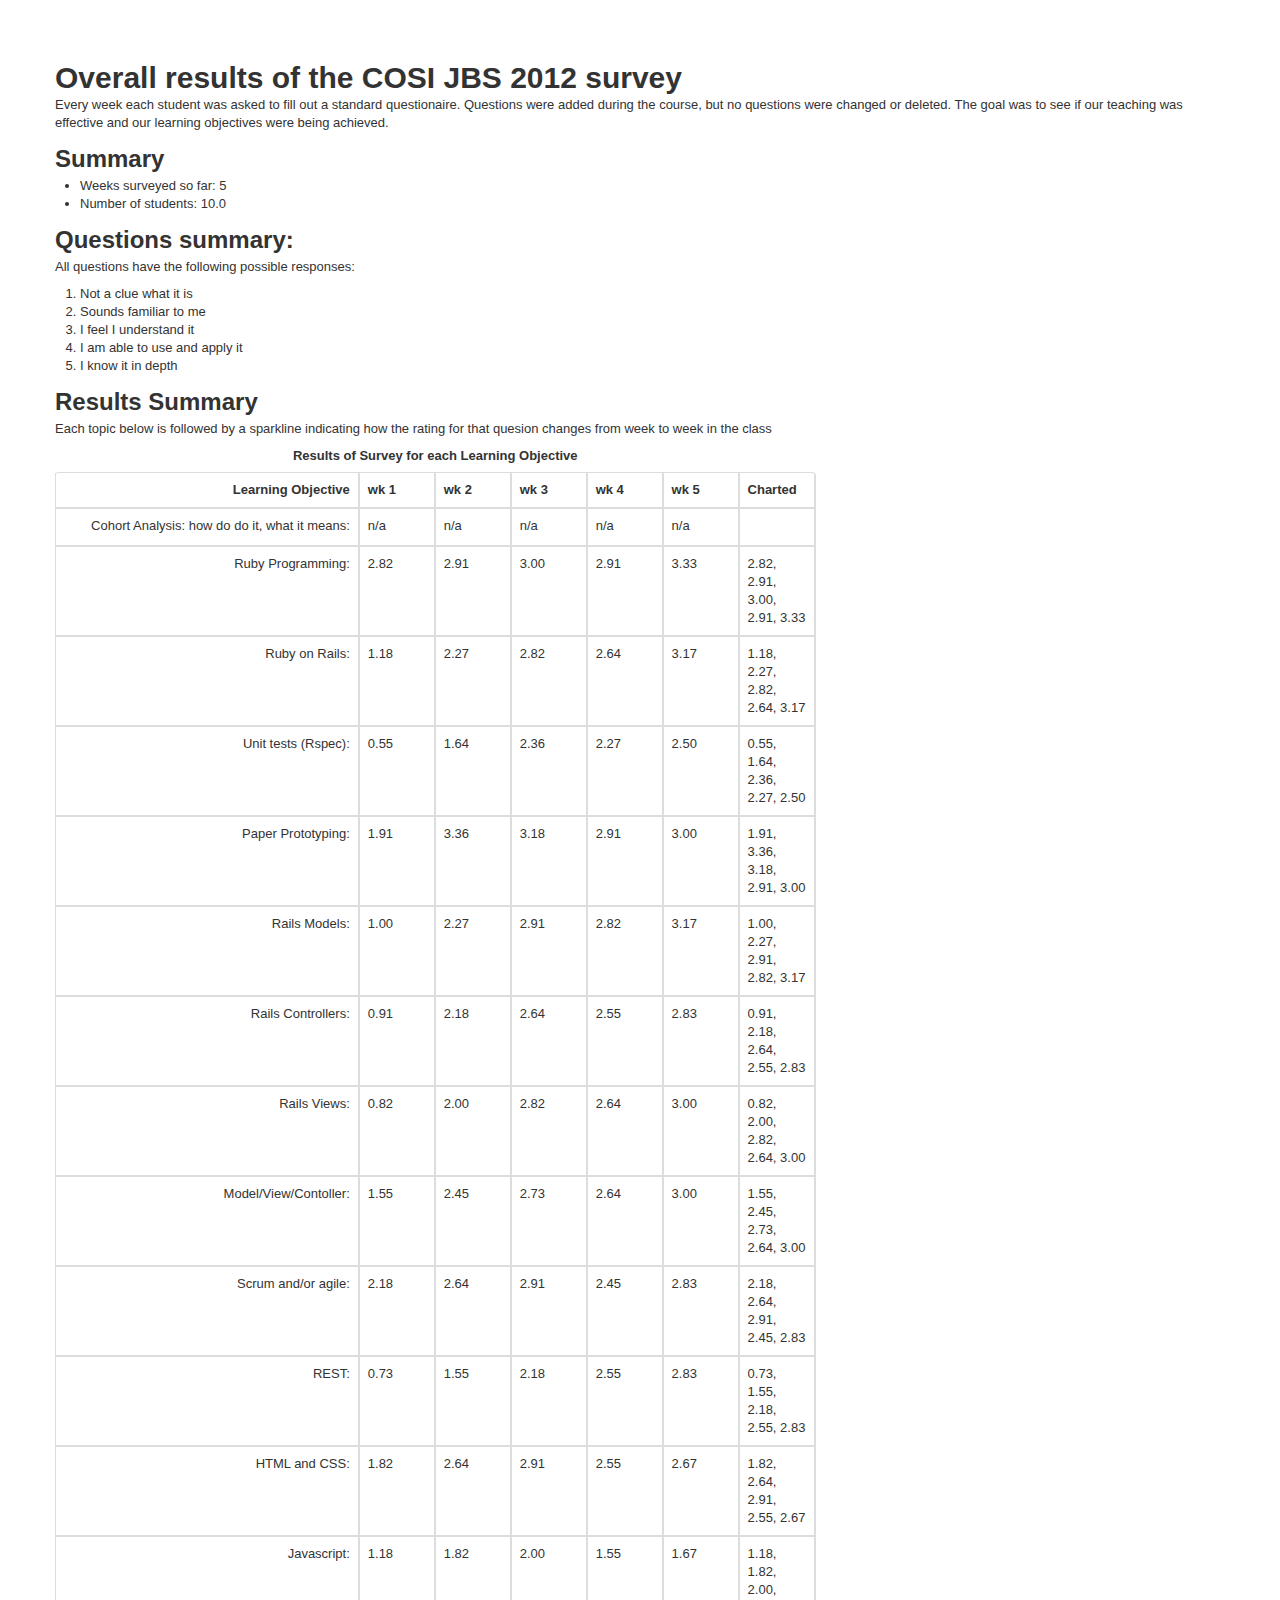
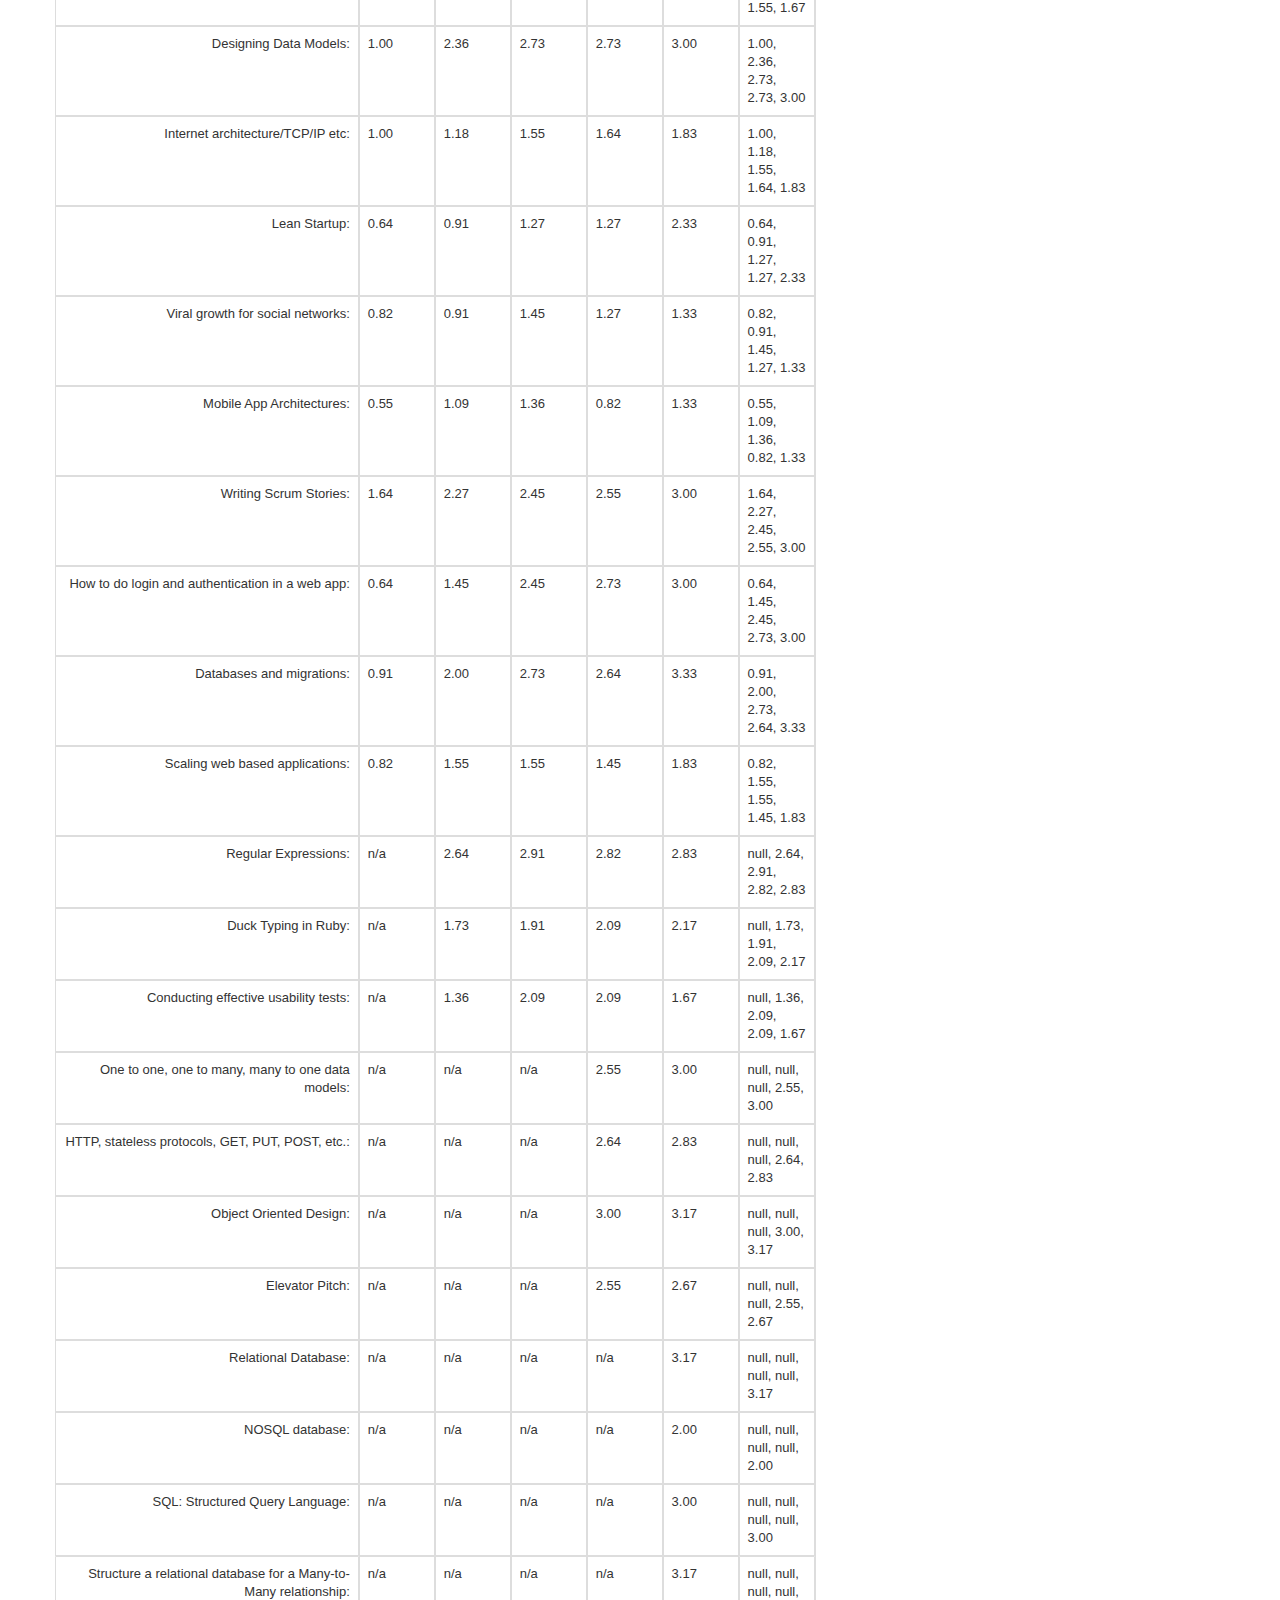
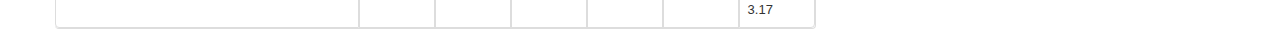
<file: test3.html>
<!DOCTYPE html>
<html lang="en">
<head>
  <meta charset="utf-8">
  <title>JBS 2012 Report</title>
  <meta name="viewport" content="width=device-width, initial-scale=1.0">
  <meta name="description" content="">
  <meta name="author" content="">

  <!-- Le styles -->
  <link href="bootstrap/docs/assets/css/bootstrap.css" rel="stylesheet">
  <style>
    body {
      padding-top: 60px; /* 60px to make the container go all the way to the bottom of the topbar */
    }
  </style>
  <link href="bootstrap/docs/assets/css/bootstrap-responsive.css" rel="stylesheet">

  <!-- Le HTML5 shim, for IE6-8 support of HTML5 elements -->
  <!--[if lt IE 9]>
    <script src="http://html5shim.googlecode.com/svn/trunk/html5.js"></script>
  <![endif]-->

  <!-- Le fav and touch icons -->
  <link rel="shortcut icon" href="../bootstrap/docs/assets/ico/favicon.ico">
  <link rel="apple-touch-icon-precomposed" sizes="144x144" href="../bootstrap/docs/assets/ico/apple-touch-icon-144-precomposed.png">
  <link rel="apple-touch-icon-precomposed" sizes="114x114" href="../bootstrap/docs/assets/ico/apple-touch-icon-114-precomposed.png">
  <link rel="apple-touch-icon-precomposed" sizes="72x72" href="../bootstrap/docs/assets/ico/apple-touch-icon-72-precomposed.png">
  <link rel="apple-touch-icon-precomposed" href="../bootstrap/docs/assets/ico/apple-touch-icon-57-precomposed.png">

  <script type="text/javascript" src="http://code.jquery.com/jquery-1.7.2.min.js"></script>
  <script type="text/javascript" src="jquery/jquery.sparkline.min.js"></script>

  <script type="text/javascript">
    $(function() {
        /** This code runs when everything has been loaded on the page */
        /* Inline sparklines take their values from the contents of the tag */
        $('.inlinesparkline').sparkline('html', {type: 'line',
                    width: '60',
                    lineColor: '#ff5656',
                    chartRangeMin: 0,
                    chartRangeMax: 5,
                    chartRangeMinX: 0});

        /* Sparklines can also take their values from the first argument 
        passed to the sparkline() function */
        var myvalues = [10,8,5,7,4,4,1];
        $('.dynamicsparkline').sparkline(myvalues);

        /* The second argument gives options such as chart type */
        $('.dynamicbar').sparkline(myvalues, {type: 'bar', barColor: 'green'} );

        /* Use 'html' instead of an array of values to pass options 
        to a sparkline with data in the tag */
        $('.inlinebar').sparkline('html', {type: 'bar', barColor: 'red'} );
    });
  </script>

    <link href="css/basic.css" type="text/css" rel="stylesheet" />
  <script type="text/javascript" src="http://filamentgroup.github.com/EnhanceJS/enhance.js"></script> 
  <script type="text/javascript">
    // Run capabilities test
    enhance({
      loadScripts: [
        {src: 'js/excanvas.js', iecondition: 'all'},
        'https://ajax.googleapis.com/ajax/libs/jquery/1.4.4/jquery.min.js',
        'js/visualize.jQuery.js',
        'js/example.js'
      ],
      loadStyles: [
        'css/visualize.css',
        'css/visualize-dark.css'
      ] 
    });   
    </script>


</head>

<body>
  
  
   
  
  

  <div class="container">
  <h1>Overall results of the COSI JBS 2012 survey</h1>
  <p>Every week each student was asked to fill out a standard questionaire. Questions were added during the course, but no questions were changed or deleted. The goal was to see if our teaching was effective and our learning objectives were being achieved.
  
  <h2>Summary</h2>
  <ul>
      <li>Weeks surveyed so far: 5 </li>
      <li>Number of students: 10.0 </li>
  </ul>
  <h2>Questions summary:</h2>
  <p>All questions have the following possible responses:</p>
  <ol>
      
          <li>Not a clue what it is</li>
      
          <li>Sounds familiar to me</li>
      
          <li>I feel I understand it</li>
      
          <li>I am able to use and apply it</li>
      
          <li>I know it in depth</li>
      
  </ol>
  <h2>Results Summary</h2>
  <p>
  Each topic below is followed by a sparkline indicating how the rating for that quesion changes from week to week in the class
  </p>

  <table class="table table-bordered" id="my_table" style="width: 65%;">
    <caption>Results of Survey for each Learning Objective</caption>
    <thead>
      <tr>
        <th style="width: 40%; text-align: right">Learning Objective</th>
        <th>wk 1</th>
        <th>wk 2</th>
        <th>wk 3</th>
        <th>wk 4</th>
        <th>wk 5</th>
        <th style="width: 10%;">Charted</th>
      </tr>
    </thead>
    
      <tbody>
        <tr>
            <td style="text-align: right; height: 20px;">
                Cohort Analysis: how do do it, what it means:
            </td>
            
            
              <td class="data">n/a</td>
              
              <td class="data">n/a</td>
              
              <td class="data">n/a</td>
              
              <td class="data">n/a</td>
              
              <td class="data">n/a</td>
              

            <td>
                <span class="inlinesparkline">
                    null, null, null, null, null
                </span>
            </td>
        </tr>
      </tbody>
    
      <tbody>
        <tr>
            <td style="text-align: right; height: 20px;">
                Ruby Programming:
            </td>
            
            
              <td class="data">2.82</td>
              
              <td class="data">2.91</td>
              
              <td class="data">3.00</td>
              
              <td class="data">2.91</td>
              
              <td class="data">3.33</td>
              

            <td>
                <span class="inlinesparkline">
                    2.82, 2.91, 3.00, 2.91, 3.33
                </span>
            </td>
        </tr>
      </tbody>
    
      <tbody>
        <tr>
            <td style="text-align: right; height: 20px;">
                Ruby on Rails:
            </td>
            
            
              <td class="data">1.18</td>
              
              <td class="data">2.27</td>
              
              <td class="data">2.82</td>
              
              <td class="data">2.64</td>
              
              <td class="data">3.17</td>
              

            <td>
                <span class="inlinesparkline">
                    1.18, 2.27, 2.82, 2.64, 3.17
                </span>
            </td>
        </tr>
      </tbody>
    
      <tbody>
        <tr>
            <td style="text-align: right; height: 20px;">
                Unit tests (Rspec):
            </td>
            
            
              <td class="data">0.55</td>
              
              <td class="data">1.64</td>
              
              <td class="data">2.36</td>
              
              <td class="data">2.27</td>
              
              <td class="data">2.50</td>
              

            <td>
                <span class="inlinesparkline">
                    0.55, 1.64, 2.36, 2.27, 2.50
                </span>
            </td>
        </tr>
      </tbody>
    
      <tbody>
        <tr>
            <td style="text-align: right; height: 20px;">
                Paper Prototyping:
            </td>
            
            
              <td class="data">1.91</td>
              
              <td class="data">3.36</td>
              
              <td class="data">3.18</td>
              
              <td class="data">2.91</td>
              
              <td class="data">3.00</td>
              

            <td>
                <span class="inlinesparkline">
                    1.91, 3.36, 3.18, 2.91, 3.00
                </span>
            </td>
        </tr>
      </tbody>
    
      <tbody>
        <tr>
            <td style="text-align: right; height: 20px;">
                Rails Models:
            </td>
            
            
              <td class="data">1.00</td>
              
              <td class="data">2.27</td>
              
              <td class="data">2.91</td>
              
              <td class="data">2.82</td>
              
              <td class="data">3.17</td>
              

            <td>
                <span class="inlinesparkline">
                    1.00, 2.27, 2.91, 2.82, 3.17
                </span>
            </td>
        </tr>
      </tbody>
    
      <tbody>
        <tr>
            <td style="text-align: right; height: 20px;">
                Rails Controllers:
            </td>
            
            
              <td class="data">0.91</td>
              
              <td class="data">2.18</td>
              
              <td class="data">2.64</td>
              
              <td class="data">2.55</td>
              
              <td class="data">2.83</td>
              

            <td>
                <span class="inlinesparkline">
                    0.91, 2.18, 2.64, 2.55, 2.83
                </span>
            </td>
        </tr>
      </tbody>
    
      <tbody>
        <tr>
            <td style="text-align: right; height: 20px;">
                Rails Views:
            </td>
            
            
              <td class="data">0.82</td>
              
              <td class="data">2.00</td>
              
              <td class="data">2.82</td>
              
              <td class="data">2.64</td>
              
              <td class="data">3.00</td>
              

            <td>
                <span class="inlinesparkline">
                    0.82, 2.00, 2.82, 2.64, 3.00
                </span>
            </td>
        </tr>
      </tbody>
    
      <tbody>
        <tr>
            <td style="text-align: right; height: 20px;">
                Model/View/Contoller:
            </td>
            
            
              <td class="data">1.55</td>
              
              <td class="data">2.45</td>
              
              <td class="data">2.73</td>
              
              <td class="data">2.64</td>
              
              <td class="data">3.00</td>
              

            <td>
                <span class="inlinesparkline">
                    1.55, 2.45, 2.73, 2.64, 3.00
                </span>
            </td>
        </tr>
      </tbody>
    
      <tbody>
        <tr>
            <td style="text-align: right; height: 20px;">
                Scrum and/or agile:
            </td>
            
            
              <td class="data">2.18</td>
              
              <td class="data">2.64</td>
              
              <td class="data">2.91</td>
              
              <td class="data">2.45</td>
              
              <td class="data">2.83</td>
              

            <td>
                <span class="inlinesparkline">
                    2.18, 2.64, 2.91, 2.45, 2.83
                </span>
            </td>
        </tr>
      </tbody>
    
      <tbody>
        <tr>
            <td style="text-align: right; height: 20px;">
                REST:
            </td>
            
            
              <td class="data">0.73</td>
              
              <td class="data">1.55</td>
              
              <td class="data">2.18</td>
              
              <td class="data">2.55</td>
              
              <td class="data">2.83</td>
              

            <td>
                <span class="inlinesparkline">
                    0.73, 1.55, 2.18, 2.55, 2.83
                </span>
            </td>
        </tr>
      </tbody>
    
      <tbody>
        <tr>
            <td style="text-align: right; height: 20px;">
                HTML and CSS:
            </td>
            
            
              <td class="data">1.82</td>
              
              <td class="data">2.64</td>
              
              <td class="data">2.91</td>
              
              <td class="data">2.55</td>
              
              <td class="data">2.67</td>
              

            <td>
                <span class="inlinesparkline">
                    1.82, 2.64, 2.91, 2.55, 2.67
                </span>
            </td>
        </tr>
      </tbody>
    
      <tbody>
        <tr>
            <td style="text-align: right; height: 20px;">
                Javascript:
            </td>
            
            
              <td class="data">1.18</td>
              
              <td class="data">1.82</td>
              
              <td class="data">2.00</td>
              
              <td class="data">1.55</td>
              
              <td class="data">1.67</td>
              

            <td>
                <span class="inlinesparkline">
                    1.18, 1.82, 2.00, 1.55, 1.67
                </span>
            </td>
        </tr>
      </tbody>
    
      <tbody>
        <tr>
            <td style="text-align: right; height: 20px;">
                Designing Data Models:
            </td>
            
            
              <td class="data">1.00</td>
              
              <td class="data">2.36</td>
              
              <td class="data">2.73</td>
              
              <td class="data">2.73</td>
              
              <td class="data">3.00</td>
              

            <td>
                <span class="inlinesparkline">
                    1.00, 2.36, 2.73, 2.73, 3.00
                </span>
            </td>
        </tr>
      </tbody>
    
      <tbody>
        <tr>
            <td style="text-align: right; height: 20px;">
                Internet architecture/TCP/IP etc:
            </td>
            
            
              <td class="data">1.00</td>
              
              <td class="data">1.18</td>
              
              <td class="data">1.55</td>
              
              <td class="data">1.64</td>
              
              <td class="data">1.83</td>
              

            <td>
                <span class="inlinesparkline">
                    1.00, 1.18, 1.55, 1.64, 1.83
                </span>
            </td>
        </tr>
      </tbody>
    
      <tbody>
        <tr>
            <td style="text-align: right; height: 20px;">
                Lean Startup:
            </td>
            
            
              <td class="data">0.64</td>
              
              <td class="data">0.91</td>
              
              <td class="data">1.27</td>
              
              <td class="data">1.27</td>
              
              <td class="data">2.33</td>
              

            <td>
                <span class="inlinesparkline">
                    0.64, 0.91, 1.27, 1.27, 2.33
                </span>
            </td>
        </tr>
      </tbody>
    
      <tbody>
        <tr>
            <td style="text-align: right; height: 20px;">
                Viral growth for social networks:
            </td>
            
            
              <td class="data">0.82</td>
              
              <td class="data">0.91</td>
              
              <td class="data">1.45</td>
              
              <td class="data">1.27</td>
              
              <td class="data">1.33</td>
              

            <td>
                <span class="inlinesparkline">
                    0.82, 0.91, 1.45, 1.27, 1.33
                </span>
            </td>
        </tr>
      </tbody>
    
      <tbody>
        <tr>
            <td style="text-align: right; height: 20px;">
                Mobile App Architectures:
            </td>
            
            
              <td class="data">0.55</td>
              
              <td class="data">1.09</td>
              
              <td class="data">1.36</td>
              
              <td class="data">0.82</td>
              
              <td class="data">1.33</td>
              

            <td>
                <span class="inlinesparkline">
                    0.55, 1.09, 1.36, 0.82, 1.33
                </span>
            </td>
        </tr>
      </tbody>
    
      <tbody>
        <tr>
            <td style="text-align: right; height: 20px;">
                Writing Scrum Stories:
            </td>
            
            
              <td class="data">1.64</td>
              
              <td class="data">2.27</td>
              
              <td class="data">2.45</td>
              
              <td class="data">2.55</td>
              
              <td class="data">3.00</td>
              

            <td>
                <span class="inlinesparkline">
                    1.64, 2.27, 2.45, 2.55, 3.00
                </span>
            </td>
        </tr>
      </tbody>
    
      <tbody>
        <tr>
            <td style="text-align: right; height: 20px;">
                How to do login and authentication in a web app:
            </td>
            
            
              <td class="data">0.64</td>
              
              <td class="data">1.45</td>
              
              <td class="data">2.45</td>
              
              <td class="data">2.73</td>
              
              <td class="data">3.00</td>
              

            <td>
                <span class="inlinesparkline">
                    0.64, 1.45, 2.45, 2.73, 3.00
                </span>
            </td>
        </tr>
      </tbody>
    
      <tbody>
        <tr>
            <td style="text-align: right; height: 20px;">
                Databases and migrations:
            </td>
            
            
              <td class="data">0.91</td>
              
              <td class="data">2.00</td>
              
              <td class="data">2.73</td>
              
              <td class="data">2.64</td>
              
              <td class="data">3.33</td>
              

            <td>
                <span class="inlinesparkline">
                    0.91, 2.00, 2.73, 2.64, 3.33
                </span>
            </td>
        </tr>
      </tbody>
    
      <tbody>
        <tr>
            <td style="text-align: right; height: 20px;">
                Scaling web based applications:
            </td>
            
            
              <td class="data">0.82</td>
              
              <td class="data">1.55</td>
              
              <td class="data">1.55</td>
              
              <td class="data">1.45</td>
              
              <td class="data">1.83</td>
              

            <td>
                <span class="inlinesparkline">
                    0.82, 1.55, 1.55, 1.45, 1.83
                </span>
            </td>
        </tr>
      </tbody>
    
      <tbody>
        <tr>
            <td style="text-align: right; height: 20px;">
                Regular Expressions:
            </td>
            
            
              <td class="data">n/a</td>
              
              <td class="data">2.64</td>
              
              <td class="data">2.91</td>
              
              <td class="data">2.82</td>
              
              <td class="data">2.83</td>
              

            <td>
                <span class="inlinesparkline">
                    null, 2.64, 2.91, 2.82, 2.83
                </span>
            </td>
        </tr>
      </tbody>
    
      <tbody>
        <tr>
            <td style="text-align: right; height: 20px;">
                Duck Typing in Ruby:
            </td>
            
            
              <td class="data">n/a</td>
              
              <td class="data">1.73</td>
              
              <td class="data">1.91</td>
              
              <td class="data">2.09</td>
              
              <td class="data">2.17</td>
              

            <td>
                <span class="inlinesparkline">
                    null, 1.73, 1.91, 2.09, 2.17
                </span>
            </td>
        </tr>
      </tbody>
    
      <tbody>
        <tr>
            <td style="text-align: right; height: 20px;">
                Conducting effective usability tests:
            </td>
            
            
              <td class="data">n/a</td>
              
              <td class="data">1.36</td>
              
              <td class="data">2.09</td>
              
              <td class="data">2.09</td>
              
              <td class="data">1.67</td>
              

            <td>
                <span class="inlinesparkline">
                    null, 1.36, 2.09, 2.09, 1.67
                </span>
            </td>
        </tr>
      </tbody>
    
      <tbody>
        <tr>
            <td style="text-align: right; height: 20px;">
                One to one, one to many, many to one data models:
            </td>
            
            
              <td class="data">n/a</td>
              
              <td class="data">n/a</td>
              
              <td class="data">n/a</td>
              
              <td class="data">2.55</td>
              
              <td class="data">3.00</td>
              

            <td>
                <span class="inlinesparkline">
                    null, null, null, 2.55, 3.00
                </span>
            </td>
        </tr>
      </tbody>
    
      <tbody>
        <tr>
            <td style="text-align: right; height: 20px;">
                HTTP, stateless protocols, GET, PUT, POST, etc.:
            </td>
            
            
              <td class="data">n/a</td>
              
              <td class="data">n/a</td>
              
              <td class="data">n/a</td>
              
              <td class="data">2.64</td>
              
              <td class="data">2.83</td>
              

            <td>
                <span class="inlinesparkline">
                    null, null, null, 2.64, 2.83
                </span>
            </td>
        </tr>
      </tbody>
    
      <tbody>
        <tr>
            <td style="text-align: right; height: 20px;">
                Object Oriented Design:
            </td>
            
            
              <td class="data">n/a</td>
              
              <td class="data">n/a</td>
              
              <td class="data">n/a</td>
              
              <td class="data">3.00</td>
              
              <td class="data">3.17</td>
              

            <td>
                <span class="inlinesparkline">
                    null, null, null, 3.00, 3.17
                </span>
            </td>
        </tr>
      </tbody>
    
      <tbody>
        <tr>
            <td style="text-align: right; height: 20px;">
                Elevator Pitch:
            </td>
            
            
              <td class="data">n/a</td>
              
              <td class="data">n/a</td>
              
              <td class="data">n/a</td>
              
              <td class="data">2.55</td>
              
              <td class="data">2.67</td>
              

            <td>
                <span class="inlinesparkline">
                    null, null, null, 2.55, 2.67
                </span>
            </td>
        </tr>
      </tbody>
    
      <tbody>
        <tr>
            <td style="text-align: right; height: 20px;">
                Relational Database:
            </td>
            
            
              <td class="data">n/a</td>
              
              <td class="data">n/a</td>
              
              <td class="data">n/a</td>
              
              <td class="data">n/a</td>
              
              <td class="data">3.17</td>
              

            <td>
                <span class="inlinesparkline">
                    null, null, null, null, 3.17
                </span>
            </td>
        </tr>
      </tbody>
    
      <tbody>
        <tr>
            <td style="text-align: right; height: 20px;">
                NOSQL database:
            </td>
            
            
              <td class="data">n/a</td>
              
              <td class="data">n/a</td>
              
              <td class="data">n/a</td>
              
              <td class="data">n/a</td>
              
              <td class="data">2.00</td>
              

            <td>
                <span class="inlinesparkline">
                    null, null, null, null, 2.00
                </span>
            </td>
        </tr>
      </tbody>
    
      <tbody>
        <tr>
            <td style="text-align: right; height: 20px;">
                SQL: Structured Query Language:
            </td>
            
            
              <td class="data">n/a</td>
              
              <td class="data">n/a</td>
              
              <td class="data">n/a</td>
              
              <td class="data">n/a</td>
              
              <td class="data">3.00</td>
              

            <td>
                <span class="inlinesparkline">
                    null, null, null, null, 3.00
                </span>
            </td>
        </tr>
      </tbody>
    
      <tbody>
        <tr>
            <td style="text-align: right; height: 20px;">
                Structure a relational database for a Many-to-Many relationship:
            </td>
            
            
              <td class="data">n/a</td>
              
              <td class="data">n/a</td>
              
              <td class="data">n/a</td>
              
              <td class="data">n/a</td>
              
              <td class="data">3.17</td>
              

            <td>
                <span class="inlinesparkline">
                    null, null, null, null, 3.17
                </span>
            </td>
        </tr>
      </tbody>
    
  </table>

  </div> <!-- /container -->

  <!-- Le javascript
  ================================================== -->
  <!-- Placed at the end of the document so the pages load faster -->
  <script src="../bootstrap/docs/assets/js/bootstrap-transition.js"></script>
  <script src="../bootstrap/docs/assets/js/bootstrap-alert.js"></script>
  <script src="../bootstrap/docs/assets/js/bootstrap-modal.js"></script>
  <script src="../bootstrap/docs/assets/js/bootstrap-dropdown.js"></script>
  <script src="../bootstrap/docs/assets/js/bootstrap-scrollspy.js"></script>
  <script src="../bootstrap/docs/assets/js/bootstrap-tab.js"></script>
  <script src="../bootstrap/docs/assets/js/bootstrap-tooltip.js"></script>
  <script src="../bootstrap/docs/assets/js/bootstrap-popover.js"></script>
  <script src="../bootstrap/docs/assets/js/bootstrap-button.js"></script>
  <script src="../bootstrap/docs/assets/js/bootstrap-collapse.js"></script>
  <script src="../bootstrap/docs/assets/js/bootstrap-carousel.js"></script>
  <script src="../bootstrap/docs/assets/js/bootstrap-typeahead.js"></script>

</body>
</html>
</file>
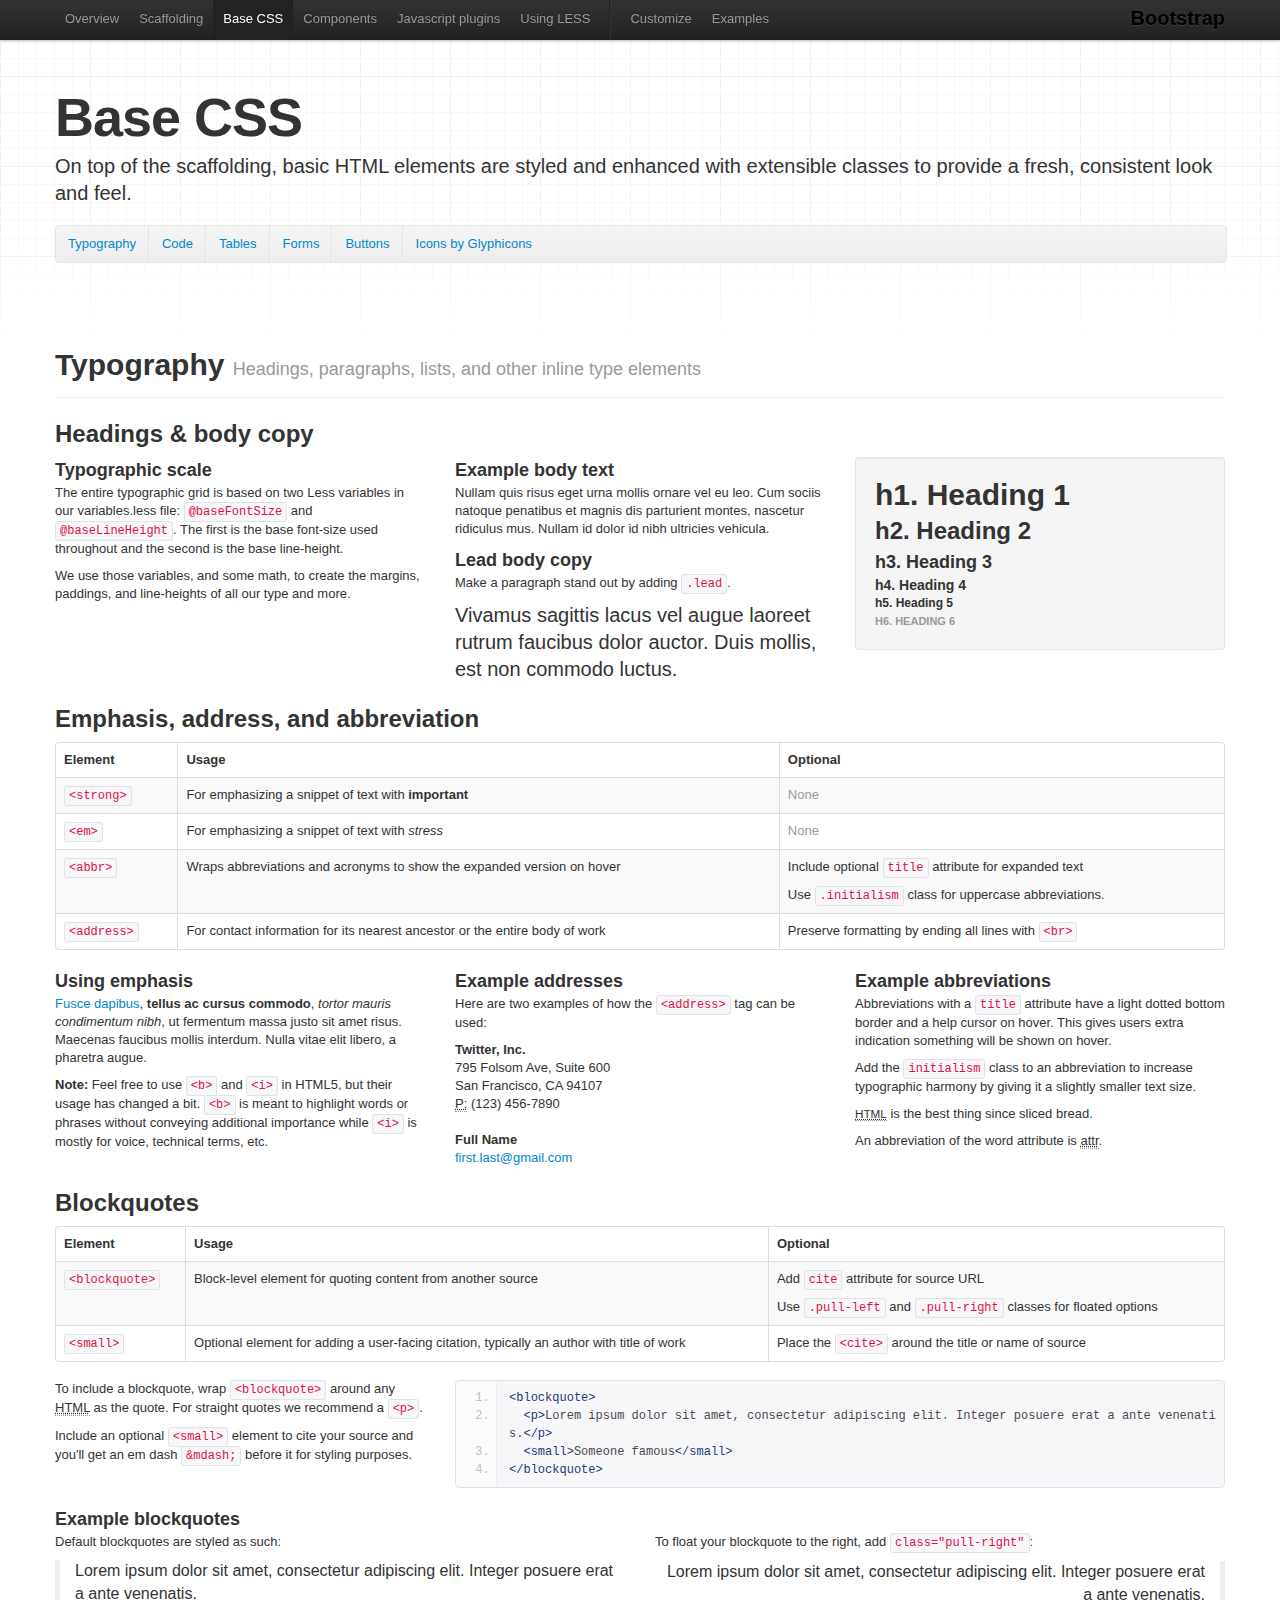
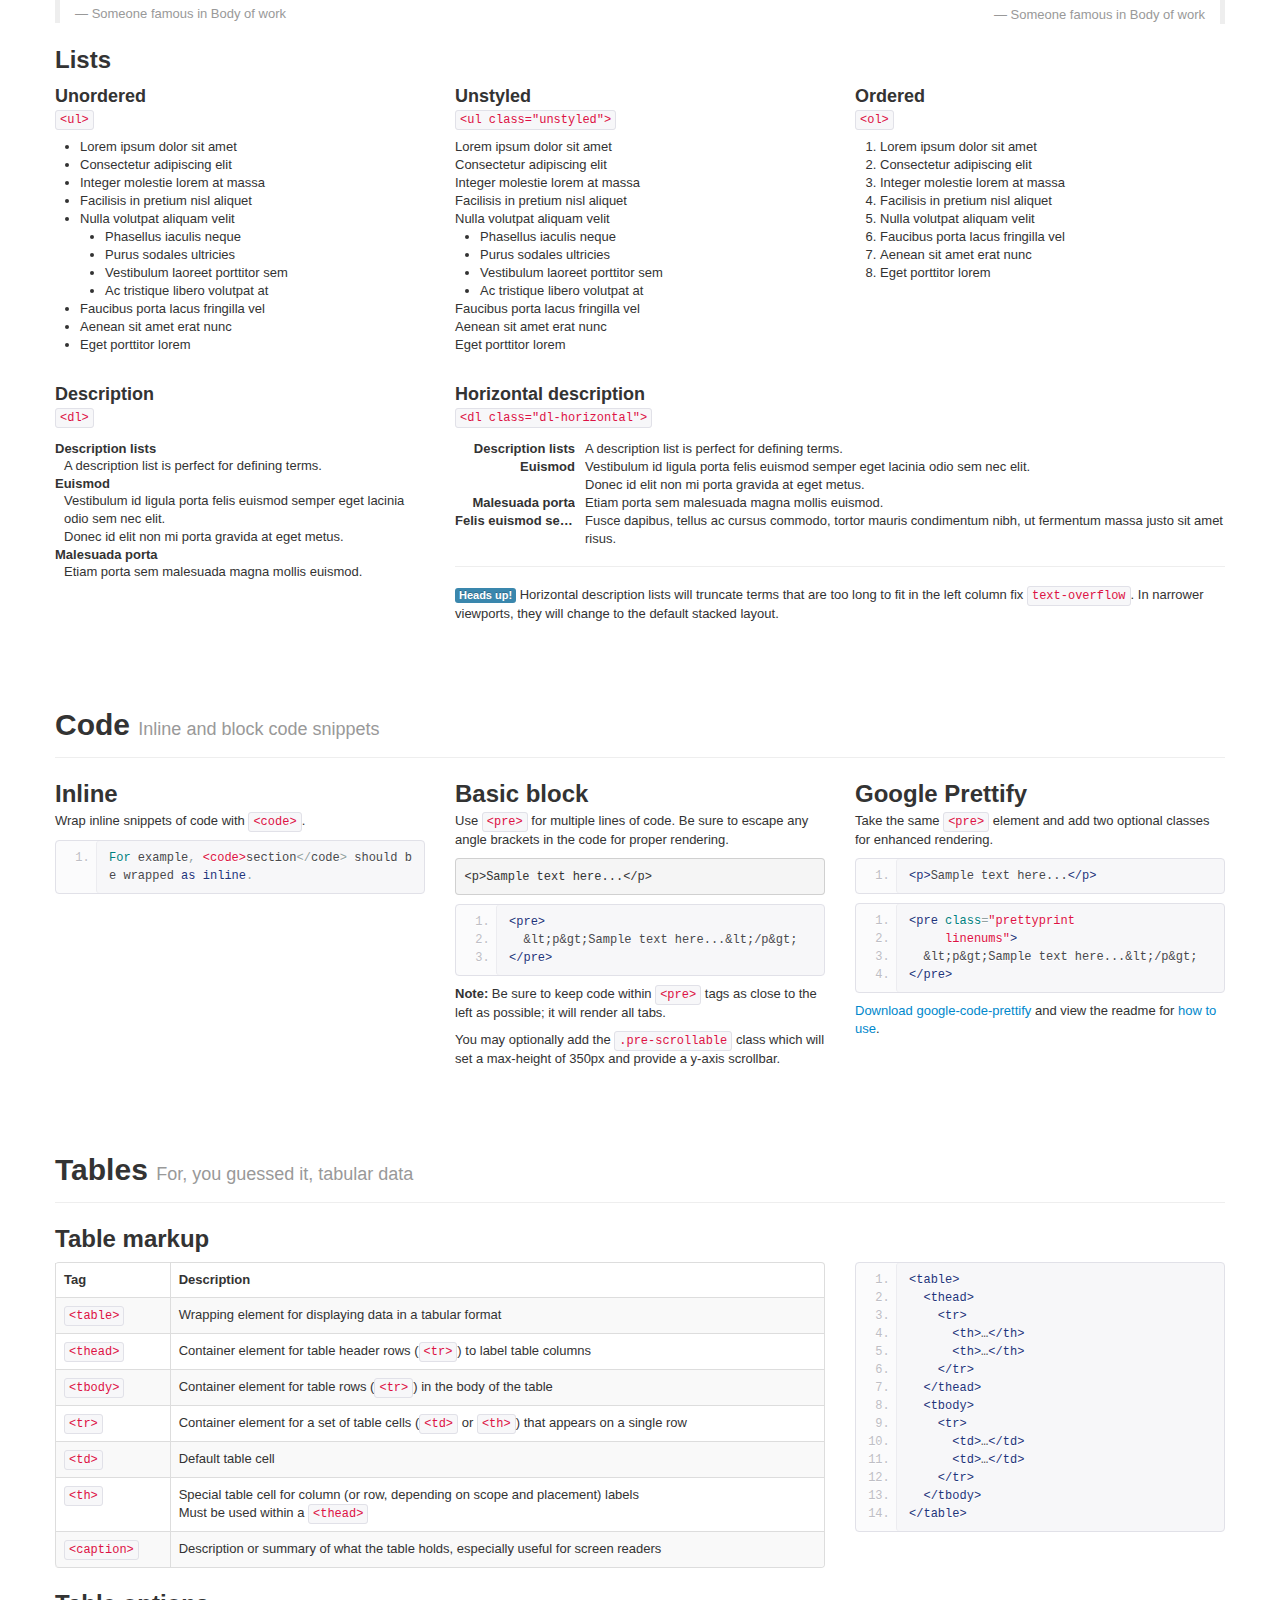
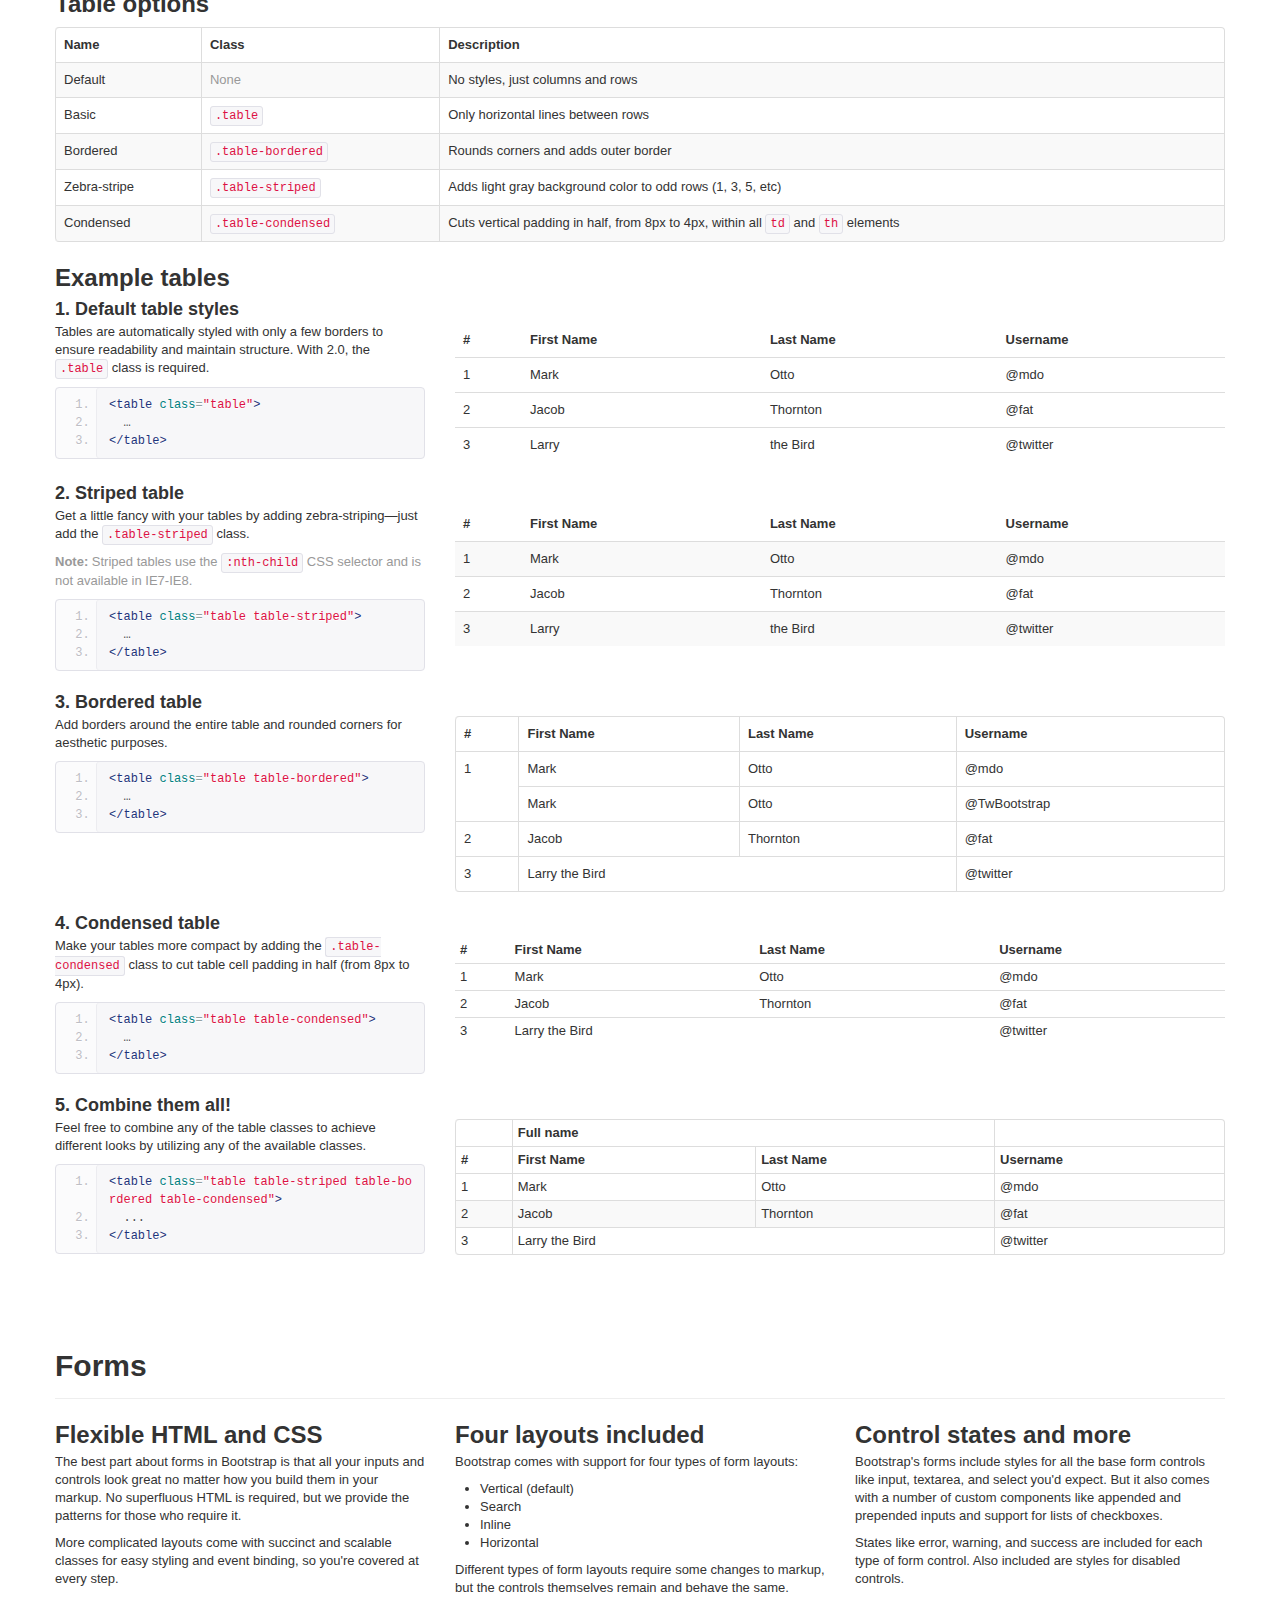
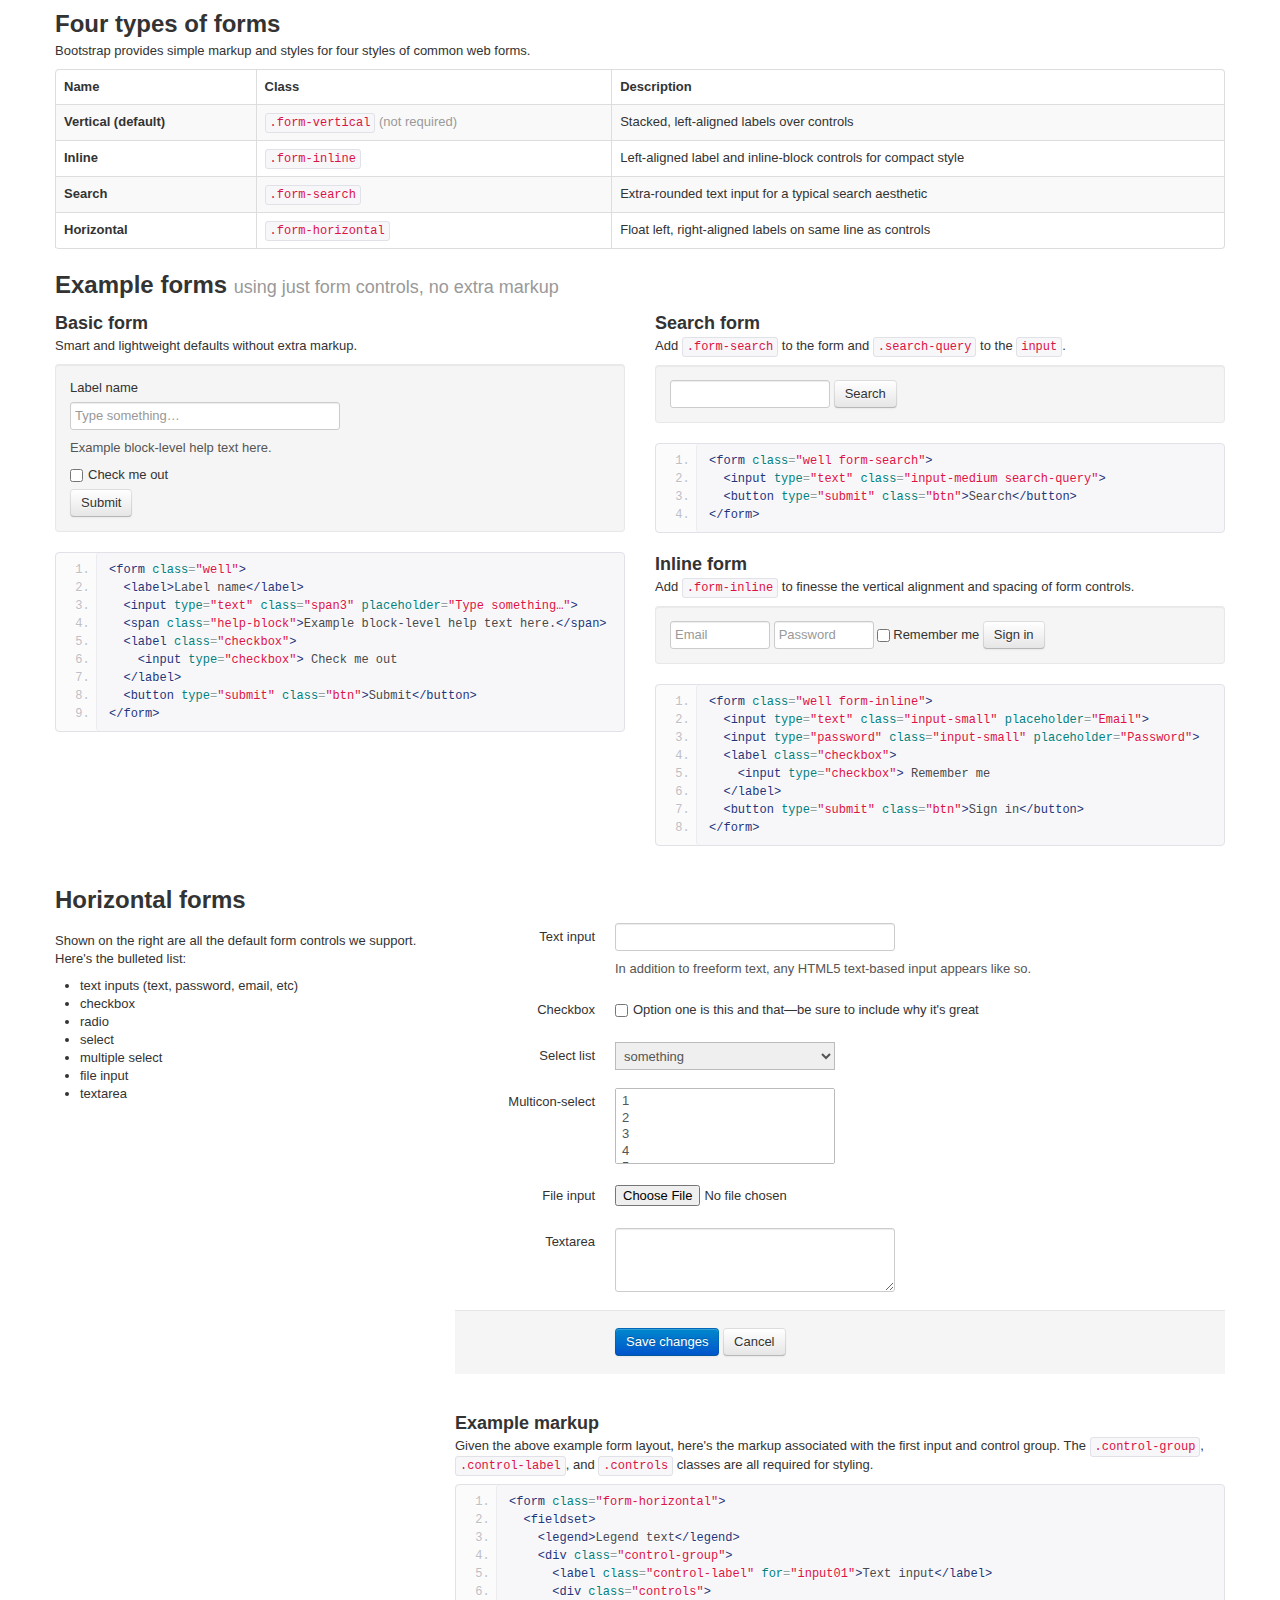
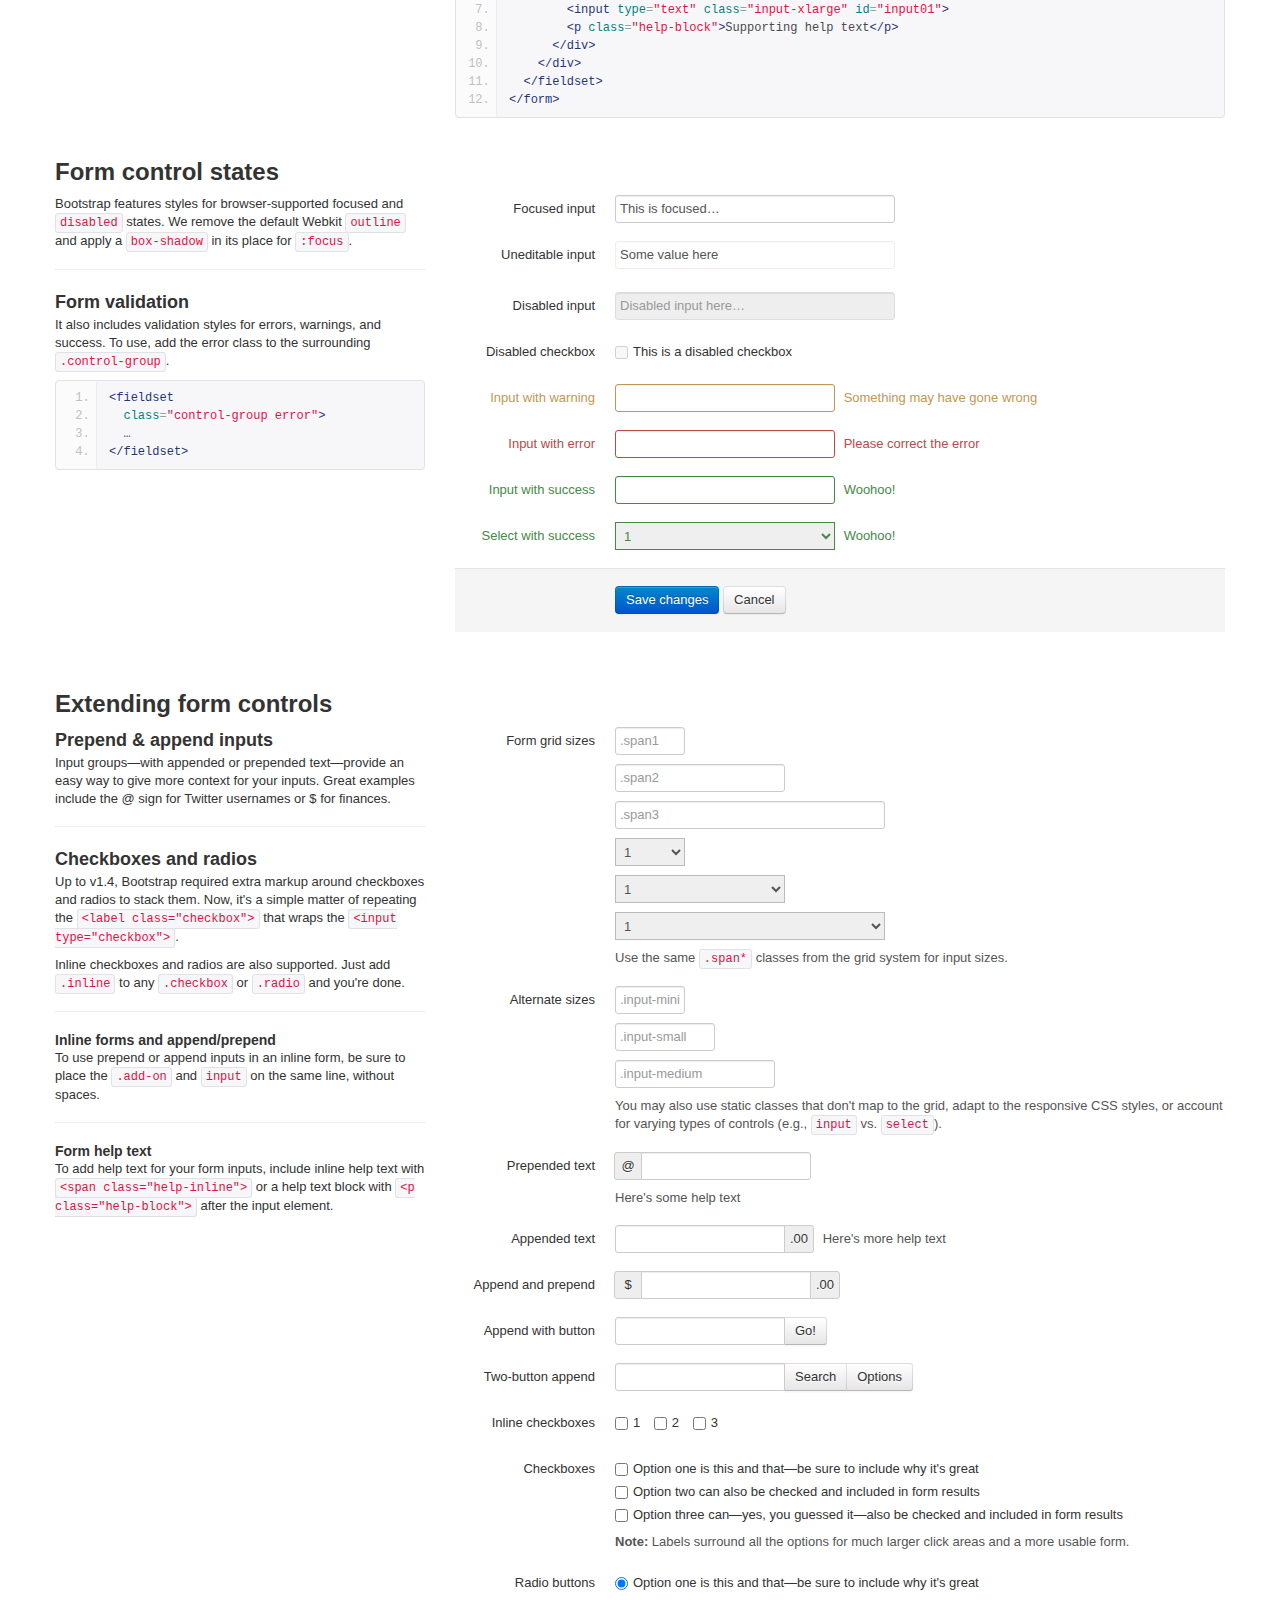
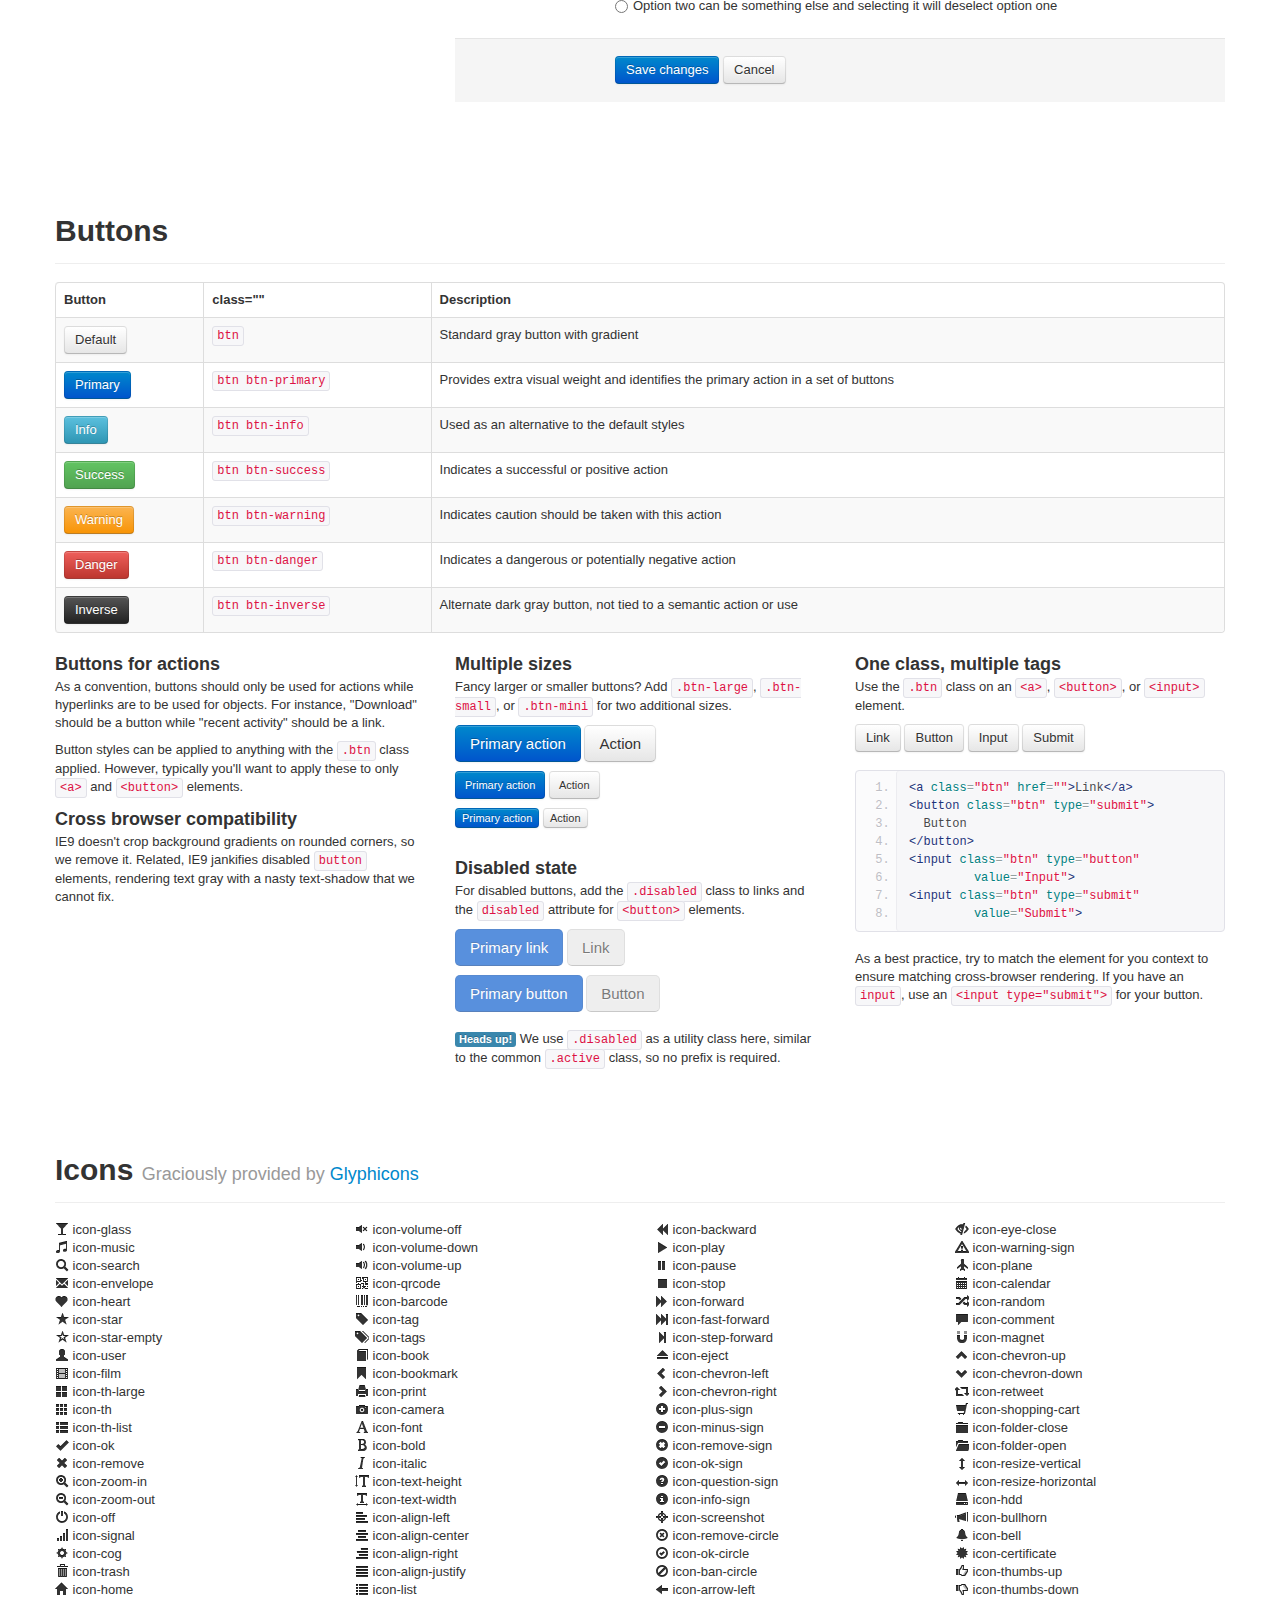
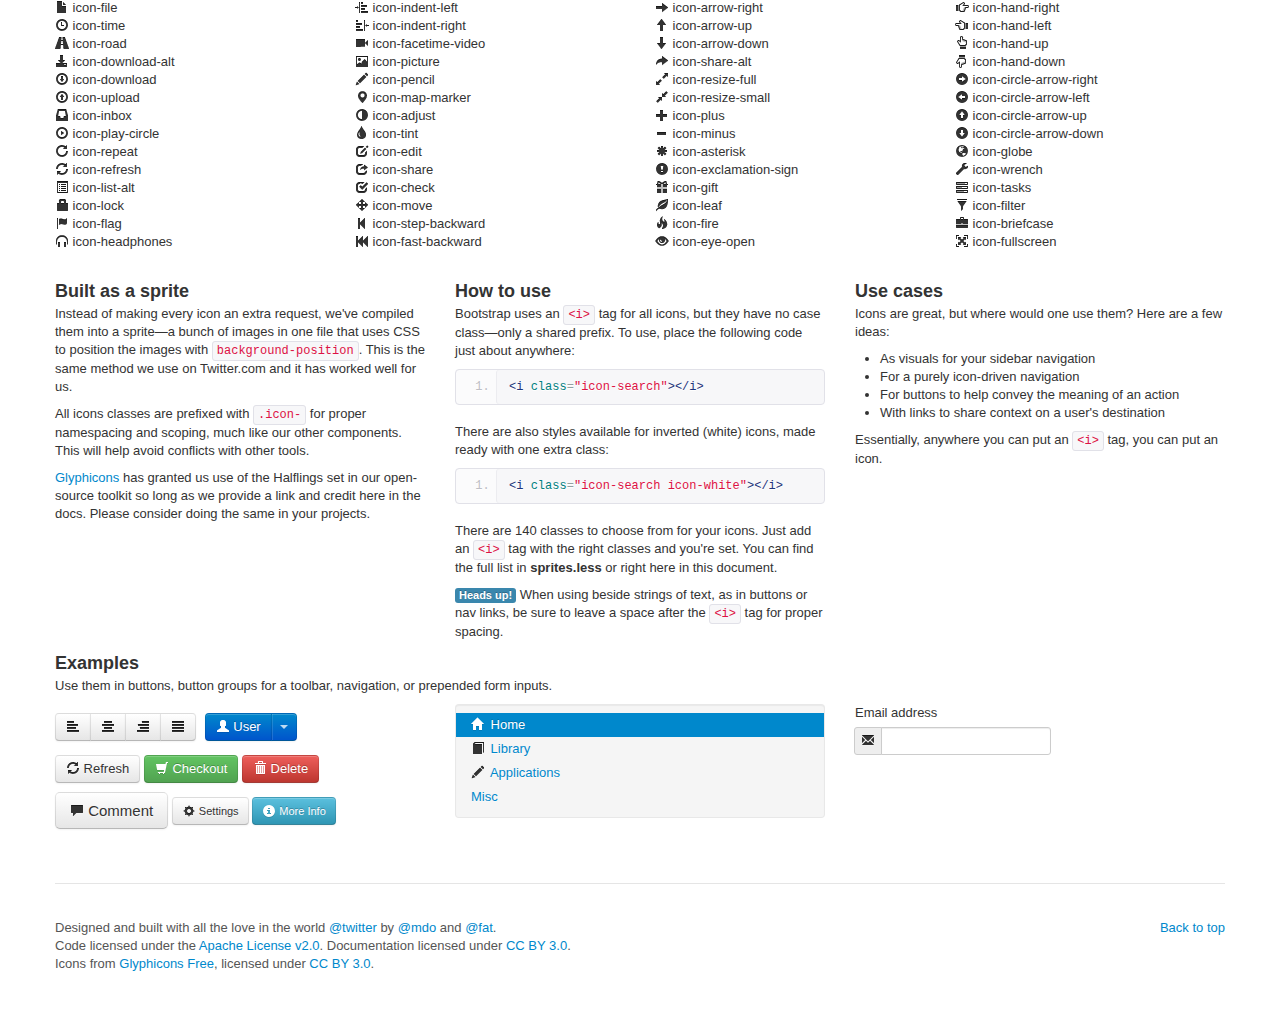
<file: bootstrap/docs/base-css.html>
<!DOCTYPE html>
<html lang="en">
  <head>
    <meta charset="utf-8">
    <title>Base · Twitter Bootstrap</title>
    <meta name="viewport" content="width=device-width, initial-scale=1.0">
    <meta name="description" content="">
    <meta name="author" content="">

    <!-- Le styles -->
    <link href="assets/css/bootstrap.css" rel="stylesheet">
    <link href="assets/css/bootstrap-responsive.css" rel="stylesheet">
    <link href="assets/css/docs.css" rel="stylesheet">
    <link href="assets/js/google-code-prettify/prettify.css" rel="stylesheet">

    <!-- Le HTML5 shim, for IE6-8 support of HTML5 elements -->
    <!--[if lt IE 9]>
      <script src="http://html5shim.googlecode.com/svn/trunk/html5.js"></script>
    <![endif]-->

    <!-- Le fav and touch icons -->
    <link rel="shortcut icon" href="assets/ico/favicon.ico">
    <link rel="apple-touch-icon-precomposed" sizes="144x144" href="assets/ico/apple-touch-icon-144-precomposed.png">
    <link rel="apple-touch-icon-precomposed" sizes="114x114" href="assets/ico/apple-touch-icon-114-precomposed.png">
    <link rel="apple-touch-icon-precomposed" sizes="72x72" href="assets/ico/apple-touch-icon-72-precomposed.png">
    <link rel="apple-touch-icon-precomposed" href="assets/ico/apple-touch-icon-57-precomposed.png">

  </head>

  <body data-spy="scroll" data-target=".subnav" data-offset="50">


  <!-- Navbar
    ================================================== -->
    <div class="navbar navbar-fixed-top">
      <div class="navbar-inner">
        <div class="container">
          <button type="button"class="btn btn-navbar" data-toggle="collapse" data-target=".nav-collapse">
            <span class="icon-bar"></span>
            <span class="icon-bar"></span>
            <span class="icon-bar"></span>
          </button>
          <a class="brand" href="./index.html">Bootstrap</a>
          <div class="nav-collapse collapse">
            <ul class="nav">
              <li class="">
                <a href="./index.html">Overview</a>
              </li>
              <li class="">
                <a href="./scaffolding.html">Scaffolding</a>
              </li>
              <li class="active">
                <a href="./base-css.html">Base CSS</a>
              </li>
              <li class="">
                <a href="./components.html">Components</a>
              </li>
              <li class="">
                <a href="./javascript.html">Javascript plugins</a>
              </li>
              <li class="">
                <a href="./less.html">Using LESS</a>
              </li>
              <li class="divider-vertical"></li>
              <li class="">
                <a href="./download.html">Customize</a>
              </li>
              <li class="">
                <a href="./examples.html">Examples</a>
              </li>
            </ul>
          </div>
        </div>
      </div>
    </div>

    <div class="container">

<!-- Masthead
================================================== -->
<header class="jumbotron subhead" id="overview">
  <h1>Base CSS</h1>
  <p class="lead">On top of the scaffolding, basic HTML elements are styled and enhanced with extensible classes to provide a fresh, consistent look and feel.</p>
  <div class="subnav">
    <ul class="nav nav-pills">
      <li><a href="#typography">Typography</a></li>
      <li><a href="#code">Code</a></li>
      <li><a href="#tables">Tables</a></li>
      <li><a href="#forms">Forms</a></li>
      <li><a href="#buttons">Buttons</a></li>
      <li><a href="#icons">Icons by Glyphicons</a></li>
    </ul>
  </div>
</header>


<!-- Typography
================================================== -->
<section id="typography">
  <div class="page-header">
    <h1>Typography <small>Headings, paragraphs, lists, and other inline type elements</small></h1>
  </div>

  <h2>Headings &amp; body copy</h2>

  <!-- Headings & Paragraph Copy -->
  <div class="row">
    <div class="span4">
      <h3>Typographic scale</h3>
      <p>The entire typographic grid is based on two Less variables in our variables.less file: <code>@baseFontSize</code> and <code>@baseLineHeight</code>. The first is the base font-size used throughout and the second is the base line-height.</p>
      <p>We use those variables, and some math, to create the margins, paddings, and line-heights of all our type and more.</p>
    </div>
    <div class="span4">
      <h3>Example body text</h3>
      <p>Nullam quis risus eget urna mollis ornare vel eu leo. Cum sociis natoque penatibus et magnis dis parturient montes, nascetur ridiculus mus. Nullam id dolor id nibh ultricies vehicula.</p>
      <h3>Lead body copy</h3>
      <p>Make a paragraph stand out by adding <code>.lead</code>.</p>
      <p class="lead">Vivamus sagittis lacus vel augue laoreet rutrum faucibus dolor auctor. Duis mollis, est non commodo luctus.</p>
    </div>
    <div class="span4">
      <div class="well">
        <h1>h1. Heading 1</h1>
        <h2>h2. Heading 2</h2>
        <h3>h3. Heading 3</h3>
        <h4>h4. Heading 4</h4>
        <h5>h5. Heading 5</h5>
        <h6>h6. Heading 6</h6>
      </div>
    </div>
  </div>

  <!-- Misc Elements -->
  <h2>Emphasis, address, and abbreviation</h2>
  <table class="table table-bordered table-striped">
    <thead>
      <tr>
        <th>Element</th>
        <th>Usage</th>
        <th>Optional</th>
      </tr>
    </thead>
    <tbody>
      <tr>
        <td>
          <code>&lt;strong&gt;</code>
        </td>
        <td>
          For emphasizing a snippet of text with <strong>important</strong>
        </td>
        <td>
          <span class="muted">None</span>
        </td>
      </tr>
      <tr>
        <td>
          <code>&lt;em&gt;</code>
        </td>
        <td>
          For emphasizing a snippet of text with <em>stress</em>
        </td>
        <td>
          <span class="muted">None</span>
        </td>
      </tr>
      <tr>
        <td>
          <code>&lt;abbr&gt;</code>
        </td>
        <td>
          Wraps abbreviations and acronyms to show the expanded version on hover
        </td>
        <td>
          <p>Include optional <code>title</code> attribute for expanded text</p>
          Use <code>.initialism</code> class for uppercase abbreviations.
        </td>
      </tr>
      <tr>
        <td>
          <code>&lt;address&gt;</code>
        </td>
        <td>
          For contact information for its nearest ancestor or the entire body of work
        </td>
        <td>
          Preserve formatting by ending all lines with <code>&lt;br&gt;</code>
        </td>
      </tr>
    </tbody>
  </table>

  <div class="row">
    <div class="span4">
      <h3>Using emphasis</h3>
      <p><a href="#">Fusce dapibus</a>, <strong>tellus ac cursus commodo</strong>, <em>tortor mauris condimentum nibh</em>, ut fermentum massa justo sit amet risus. Maecenas faucibus mollis interdum. Nulla vitae elit libero, a pharetra augue.</p>
      <p><strong>Note:</strong> Feel free to use <code>&lt;b&gt;</code> and <code>&lt;i&gt;</code> in HTML5, but their usage has changed a bit. <code>&lt;b&gt;</code> is meant to highlight words or phrases without conveying additional importance while <code>&lt;i&gt;</code> is mostly for voice, technical terms, etc.</p>
    </div>
    <div class="span4">
      <h3>Example addresses</h3>
      <p>Here are two examples of how the <code>&lt;address&gt;</code> tag can be used:</p>
      <address>
        <strong>Twitter, Inc.</strong><br>
        795 Folsom Ave, Suite 600<br>
        San Francisco, CA 94107<br>
        <abbr title="Phone">P:</abbr> (123) 456-7890
      </address>
      <address>
        <strong>Full Name</strong><br>
        <a href="mailto:#">first.last@gmail.com</a>
      </address>
    </div>
    <div class="span4">
      <h3>Example abbreviations</h3>
      <p>Abbreviations with a <code>title</code> attribute have a light dotted bottom border and a help cursor on hover. This gives users extra indication something will be shown on hover.</p>
      <p>Add the <code>initialism</code> class to an abbreviation to increase typographic harmony by giving it a slightly smaller text size.</p>
      <p><abbr title="HyperText Markup Language" class="initialism">HTML</abbr> is the best thing since sliced bread.</p>
      <p>An abbreviation of the word attribute is <abbr title="attribute">attr</abbr>.</p>
    </div>
  </div>


  <!-- Blockquotes -->
  <h2>Blockquotes</h2>
  <table class="table table-bordered table-striped">
    <thead>
      <tr>
        <th>Element</th>
        <th>Usage</th>
        <th>Optional</th>
      </tr>
    </thead>
    <tbody>
      <tr>
        <td>
          <code>&lt;blockquote&gt;</code>
        </td>
        <td>
          Block-level element for quoting content from another source
        </td>
        <td>
          <p>Add <code>cite</code> attribute for source URL</p>
          Use <code>.pull-left</code> and <code>.pull-right</code> classes for floated options
        </td>
      </tr>
      <tr>
        <td>
          <code>&lt;small&gt;</code>
        </td>
        <td>
          Optional element for adding a user-facing citation, typically an author with title of work
        </td>
        <td>
          Place the <code>&lt;cite&gt;</code> around the title or name of source
        </td>
      </tr>
    </tbody>
  </table>
  <div class="row">
    <div class="span4">
      <p>To include a blockquote, wrap <code>&lt;blockquote&gt;</code> around any <abbr title="HyperText Markup Language">HTML</abbr> as the quote. For straight quotes we recommend a <code>&lt;p&gt;</code>.</p>
      <p>Include an optional <code>&lt;small&gt;</code> element to cite your source and you'll get an em dash <code>&amp;mdash;</code> before it for styling purposes.</p>
    </div>
    <div class="span8">
<pre class="prettyprint linenums">
&lt;blockquote&gt;
  &lt;p&gt;Lorem ipsum dolor sit amet, consectetur adipiscing elit. Integer posuere erat a ante venenatis.&lt;/p&gt;
  &lt;small&gt;Someone famous&lt;/small&gt;
&lt;/blockquote&gt;
</pre>
    </div>
  </div><!--/row-->

  <h3>Example blockquotes</h3>
  <div class="row">
    <div class="span6">
      <p>Default blockquotes are styled as such:</p>
      <blockquote>
        <p>Lorem ipsum dolor sit amet, consectetur adipiscing elit. Integer posuere erat a ante venenatis.</p>
        <small>Someone famous in <cite title="">Body of work</cite></small>
      </blockquote>
    </div>
    <div class="span6">
      <p>To float your blockquote to the right, add <code>class="pull-right"</code>:</p>
      <blockquote class="pull-right">
        <p>Lorem ipsum dolor sit amet, consectetur adipiscing elit. Integer posuere erat a ante venenatis.</p>
        <small>Someone famous in <cite title="">Body of work</cite></small>
      </blockquote>
    </div>
  </div>


  <!-- Lists -->
  <h2>Lists</h2>
  <div class="row">
    <div class="span4">
      <h3>Unordered</h3>
      <p><code>&lt;ul&gt;</code></p>
      <ul>
        <li>Lorem ipsum dolor sit amet</li>
        <li>Consectetur adipiscing elit</li>
        <li>Integer molestie lorem at massa</li>
        <li>Facilisis in pretium nisl aliquet</li>
        <li>Nulla volutpat aliquam velit
          <ul>
            <li>Phasellus iaculis neque</li>
            <li>Purus sodales ultricies</li>
            <li>Vestibulum laoreet porttitor sem</li>
            <li>Ac tristique libero volutpat at</li>
          </ul>
        </li>
        <li>Faucibus porta lacus fringilla vel</li>
        <li>Aenean sit amet erat nunc</li>
        <li>Eget porttitor lorem</li>
      </ul>
    </div>
    <div class="span4">
      <h3>Unstyled</h3>
      <p><code>&lt;ul class="unstyled"&gt;</code></p>
      <ul class="unstyled">
        <li>Lorem ipsum dolor sit amet</li>
        <li>Consectetur adipiscing elit</li>
        <li>Integer molestie lorem at massa</li>
        <li>Facilisis in pretium nisl aliquet</li>
        <li>Nulla volutpat aliquam velit
          <ul>
            <li>Phasellus iaculis neque</li>
            <li>Purus sodales ultricies</li>
            <li>Vestibulum laoreet porttitor sem</li>
            <li>Ac tristique libero volutpat at</li>
          </ul>
        </li>
        <li>Faucibus porta lacus fringilla vel</li>
        <li>Aenean sit amet erat nunc</li>
        <li>Eget porttitor lorem</li>
      </ul>
    </div>
    <div class="span4">
      <h3>Ordered</h3>
      <p><code>&lt;ol&gt;</code></p>
      <ol>
        <li>Lorem ipsum dolor sit amet</li>
        <li>Consectetur adipiscing elit</li>
        <li>Integer molestie lorem at massa</li>
        <li>Facilisis in pretium nisl aliquet</li>
        <li>Nulla volutpat aliquam velit</li>
        <li>Faucibus porta lacus fringilla vel</li>
        <li>Aenean sit amet erat nunc</li>
        <li>Eget porttitor lorem</li>
      </ol>
    </div>
  </div><!-- /row -->
  <br>
  <div class="row">
    <div class="span4">
      <h3>Description</h3>
      <p><code>&lt;dl&gt;</code></p>
      <dl>
        <dt>Description lists</dt>
        <dd>A description list is perfect for defining terms.</dd>
        <dt>Euismod</dt>
        <dd>Vestibulum id ligula porta felis euismod semper eget lacinia odio sem nec elit.</dd>
        <dd>Donec id elit non mi porta gravida at eget metus.</dd>
        <dt>Malesuada porta</dt>
        <dd>Etiam porta sem malesuada magna mollis euismod.</dd>
      </dl>
    </div>
    <div class="span8">
      <h3>Horizontal description</h3>
      <p><code>&lt;dl class="dl-horizontal"&gt;</code></p>
      <dl class="dl-horizontal">
        <dt>Description lists</dt>
        <dd>A description list is perfect for defining terms.</dd>
        <dt>Euismod</dt>
        <dd>Vestibulum id ligula porta felis euismod semper eget lacinia odio sem nec elit.</dd>
        <dd>Donec id elit non mi porta gravida at eget metus.</dd>
        <dt>Malesuada porta</dt>
        <dd>Etiam porta sem malesuada magna mollis euismod.</dd>
        <dt>Felis euismod semper eget lacinia</dt>
        <dd>Fusce dapibus, tellus ac cursus commodo, tortor mauris condimentum nibh, ut fermentum massa justo sit amet risus.</dd>
      </dl>
      <hr>
      <p>
        <span class="label label-info">Heads up!</span>
        Horizontal description lists will truncate terms that are too long to fit in the left column fix <code>text-overflow</code>. In narrower viewports, they will change to the default stacked layout.
      </p>
    </div>
  </div><!-- /row -->
</section>



<!-- Code
================================================== -->
<section id="code">
  <div class="page-header">
    <h1>Code <small>Inline and block code snippets</small></h1>
  </div>
  <div class="row">
    <div class="span4">
      <h2>Inline</h2>
      <p>Wrap inline snippets of code with <code>&lt;code&gt;</code>.</p>
<pre class="prettyprint linenums">
For example, &lt;code&gt;section&lt;/code&gt; should be wrapped as inline.
</pre>
    </div><!--/span-->
    <div class="span4">
      <h2>Basic block</h2>
      <p>Use <code>&lt;pre&gt;</code> for multiple lines of code. Be sure to escape any angle brackets in the code for proper rendering.</p>
<pre>
&lt;p&gt;Sample text here...&lt;/p&gt;
</pre>
<pre class="prettyprint linenums" style="margin-bottom: 9px;">
&lt;pre&gt;
  &amp;lt;p&amp;gt;Sample text here...&amp;lt;/p&amp;gt;
&lt;/pre&gt;
</pre>
      <p><strong>Note:</strong> Be sure to keep code within <code>&lt;pre&gt;</code> tags as close to the left as possible; it will render all tabs.</p>
      <p>You may optionally add the <code>.pre-scrollable</code> class which will set a max-height of 350px and provide a y-axis scrollbar.</p>
    </div><!--/span-->
    <div class="span4">
      <h2>Google Prettify</h2>
      <p>Take the same <code>&lt;pre&gt;</code> element and add two optional classes for enhanced rendering.</p>
<pre class="prettyprint linenums" style="margin-bottom: 9px;">
&lt;p&gt;Sample text here...&lt;/p&gt;
</pre>
<pre class="prettyprint linenums" style="margin-bottom: 9px;">
&lt;pre class="prettyprint
     linenums"&gt;
  &amp;lt;p&amp;gt;Sample text here...&amp;lt;/p&amp;gt;
&lt;/pre&gt;
</pre>
      <p><a href="http://code.google.com/p/google-code-prettify/">Download google-code-prettify</a> and view the readme for <a href="http://google-code-prettify.googlecode.com/svn/trunk/README.html">how to use</a>.</p>
    </div><!--/span-->
  </div><!--/row-->
</section>



<!-- Tables
================================================== -->
<section id="tables">
  <div class="page-header">
    <h1>Tables <small>For, you guessed it, tabular data</small></h1>
  </div>

  <h2>Table markup</h2>
  <div class="row">
    <div class="span8">
      <table class="table table-bordered table-striped">
        <colgroup>
          <col class="span1">
          <col class="span7">
        </colgroup>
        <thead>
          <tr>
            <th>Tag</th>
            <th>Description</th>
          </tr>
        </thead>
        <tbody>
          <tr>
            <td>
              <code>&lt;table&gt;</code>
            </td>
            <td>
              Wrapping element for displaying data in a tabular format
            </td>
          </tr>
          <tr>
            <td>
              <code>&lt;thead&gt;</code>
            </td>
            <td>
              Container element for table header rows (<code>&lt;tr&gt;</code>) to label table columns
            </td>
          </tr>
          <tr>
            <td>
              <code>&lt;tbody&gt;</code>
            </td>
            <td>
              Container element for table rows (<code>&lt;tr&gt;</code>) in the body of the table
            </td>
          </tr>
          <tr>
            <td>
              <code>&lt;tr&gt;</code>
            </td>
            <td>
              Container element for a set of table cells (<code>&lt;td&gt;</code> or <code>&lt;th&gt;</code>) that appears on a single row
            </td>
          </tr>
          <tr>
            <td>
              <code>&lt;td&gt;</code>
            </td>
            <td>
              Default table cell
            </td>
          </tr>
          <tr>
            <td>
              <code>&lt;th&gt;</code>
            </td>
            <td>
              Special table cell for column (or row, depending on scope and placement) labels<br>
              Must be used within a <code>&lt;thead&gt;</code>
            </td>
          </tr>
          <tr>
            <td>
              <code>&lt;caption&gt;</code>
            </td>
            <td>
              Description or summary of what the table holds, especially useful for screen readers
            </td>
          </tr>
        </tbody>
      </table>
    </div>
    <div class="span4">
<pre class="prettyprint linenums">
&lt;table&gt;
  &lt;thead&gt;
    &lt;tr&gt;
      &lt;th&gt;…&lt;/th&gt;
      &lt;th&gt;…&lt;/th&gt;
    &lt;/tr&gt;
  &lt;/thead&gt;
  &lt;tbody&gt;
    &lt;tr&gt;
      &lt;td&gt;…&lt;/td&gt;
      &lt;td&gt;…&lt;/td&gt;
    &lt;/tr&gt;
  &lt;/tbody&gt;
&lt;/table&gt;
</pre>
    </div>
  </div>

  <h2>Table options</h2>
  <table class="table table-bordered table-striped">
  <thead>
      <tr>
        <th>Name</th>
        <th>Class</th>
        <th>Description</th>
      </tr>
    </thead>
    <tbody>
      <tr>
        <td>Default</td>
        <td class="muted">None</td>
        <td>No styles, just columns and rows</td>
      </tr>
      <tr>
        <td>Basic</td>
        <td>
          <code>.table</code>
        </td>
        <td>Only horizontal lines between rows</td>
      </tr>
      <tr>
        <td>Bordered</td>
        <td>
          <code>.table-bordered</code>
        </td>
        <td>Rounds corners and adds outer border</td>
      </tr>
      <tr>
        <td>Zebra-stripe</td>
        <td>
          <code>.table-striped</code>
        </td>
        <td>Adds light gray background color to odd rows (1, 3, 5, etc)</td>
      </tr>
      <tr>
        <td>Condensed</td>
        <td>
          <code>.table-condensed</code>
        </td>
        <td>Cuts vertical padding in half, from 8px to 4px, within all <code>td</code> and <code>th</code> elements</td>
      </tr>
    </tbody>
  </table>


  <h2>Example tables</h2>

  <h3>1. Default table styles</h3>
  <div class="row">
    <div class="span4">
      <p>Tables are automatically styled with only a few borders to ensure readability and maintain structure. With 2.0, the <code>.table</code> class is required.</p>
<pre class="prettyprint linenums">
&lt;table class="table"&gt;
  …
&lt;/table&gt;</pre>
    </div>
    <div class="span8">
      <table class="table">
        <thead>
          <tr>
            <th>#</th>
            <th>First Name</th>
            <th>Last Name</th>
            <th>Username</th>
          </tr>
        </thead>
        <tbody>
          <tr>
            <td>1</td>
            <td>Mark</td>
            <td>Otto</td>
            <td>@mdo</td>
          </tr>
          <tr>
            <td>2</td>
            <td>Jacob</td>
            <td>Thornton</td>
            <td>@fat</td>
          </tr>
          <tr>
            <td>3</td>
            <td>Larry</td>
            <td>the Bird</td>
            <td>@twitter</td>
          </tr>
        </tbody>
      </table>
    </div>
  </div>


  <h3>2. Striped table</h3>
  <div class="row">
    <div class="span4">
      <p>Get a little fancy with your tables by adding zebra-striping&mdash;just add the <code>.table-striped</code> class.</p>
      <p class="muted"><strong>Note:</strong> Striped tables use the <code>:nth-child</code> CSS selector and is not available in IE7-IE8.</p>
<pre class="prettyprint linenums" style="margin-bottom: 18px;">
&lt;table class="table table-striped"&gt;
  …
&lt;/table&gt;</pre>
    </div>
    <div class="span8">
      <table class="table table-striped">
        <thead>
          <tr>
            <th>#</th>
            <th>First Name</th>
            <th>Last Name</th>
            <th>Username</th>
          </tr>
        </thead>
        <tbody>
          <tr>
            <td>1</td>
            <td>Mark</td>
            <td>Otto</td>
            <td>@mdo</td>
          </tr>
          <tr>
            <td>2</td>
            <td>Jacob</td>
            <td>Thornton</td>
            <td>@fat</td>
          </tr>
          <tr>
            <td>3</td>
            <td>Larry</td>
            <td>the Bird</td>
            <td>@twitter</td>
          </tr>
        </tbody>
      </table>
    </div>
  </div>


  <h3>3. Bordered table</h3>
  <div class="row">
    <div class="span4">
      <p>Add borders around the entire table and rounded corners for aesthetic purposes.</p>
<pre class="prettyprint linenums">
&lt;table class="table table-bordered"&gt;
  …
&lt;/table&gt;</pre>
    </div>
    <div class="span8">
      <table class="table table-bordered">
        <thead>
          <tr>
            <th>#</th>
            <th>First Name</th>
            <th>Last Name</th>
            <th>Username</th>
          </tr>
        </thead>
        <tbody>
          <tr>
            <td rowspan="2">1</td>
            <td>Mark</td>
            <td>Otto</td>
            <td>@mdo</td>
          </tr>
          <tr>
            <td>Mark</td>
            <td>Otto</td>
            <td>@TwBootstrap</td>
          </tr>
          <tr>
            <td>2</td>
            <td>Jacob</td>
            <td>Thornton</td>
            <td>@fat</td>
          </tr>
          <tr>
            <td>3</td>
            <td colspan="2">Larry the Bird</td>
            <td>@twitter</td>
          </tr>
        </tbody>
      </table>
    </div>
  </div>


  <h3>4. Condensed table</h3>
  <div class="row">
    <div class="span4">
      <p>Make your tables more compact by adding the <code>.table-condensed</code> class to cut table cell padding in half (from 8px to 4px).</p>
<pre class="prettyprint linenums" style="margin-bottom: 18px;">
&lt;table class="table table-condensed"&gt;
  …
&lt;/table&gt;</pre>
    </div>
    <div class="span8">
      <table class="table table-condensed">
        <thead>
          <tr>
            <th>#</th>
            <th>First Name</th>
            <th>Last Name</th>
            <th>Username</th>
          </tr>
        </thead>
        <tbody>
          <tr>
            <td>1</td>
            <td>Mark</td>
            <td>Otto</td>
            <td>@mdo</td>
          </tr>
          <tr>
            <td>2</td>
            <td>Jacob</td>
            <td>Thornton</td>
            <td>@fat</td>
          </tr>
          <tr>
            <td>3</td>
            <td colspan="2">Larry the Bird</td>
            <td>@twitter</td>
          </tr>
        </tbody>
      </table>
    </div>
  </div>



  <h3>5. Combine them all!</h3>
  <div class="row">
    <div class="span4">
      <p>Feel free to combine any of the table classes to achieve different looks by utilizing any of the available classes.</p>
<pre class="prettyprint linenums" style="margin-bottom: 18px;">
&lt;table class="table table-striped table-bordered table-condensed"&gt;
  ...
&lt;/table&gt;</pre>
    </div>
    <div class="span8">
      <table class="table table-striped table-bordered table-condensed">
        <thead>
          <tr>
            <th></th>
            <th colspan="2">Full name</th>
            <th></th>
          </tr>
          <tr>
            <th>#</th>
            <th>First Name</th>
            <th>Last Name</th>
            <th>Username</th>
          </tr>
        </thead>
        <tbody>
          <tr>
          <tr>
            <td>1</td>
            <td>Mark</td>
            <td>Otto</td>
            <td>@mdo</td>
          </tr>
          <tr>
            <td>2</td>
            <td>Jacob</td>
            <td>Thornton</td>
            <td>@fat</td>
          </tr>
          <tr>
            <td>3</td>
            <td colspan="2">Larry the Bird</td>
            <td>@twitter</td>
          </tr>
        </tbody>
      </table>
    </div>
  </div>
</section>



<!-- Forms
================================================== -->
<section id="forms">
  <div class="page-header">
    <h1>Forms</h1>
  </div>
  <div class="row">
    <div class="span4">
      <h2>Flexible HTML and CSS</h2>
      <p>The best part about forms in Bootstrap is that all your inputs and controls look great no matter how you build them in your markup. No superfluous HTML is required, but we provide the patterns for those who require it.</p>
      <p>More complicated layouts come with succinct and scalable classes for easy styling and event binding, so you're covered at every step.</p>
    </div>
    <div class="span4">
      <h2>Four layouts included</h2>
      <p>Bootstrap comes with support for four types of form layouts:</p>
      <ul>
        <li>Vertical (default)</li>
        <li>Search</li>
        <li>Inline</li>
        <li>Horizontal</li>
      </ul>
      <p>Different types of form layouts require some changes to markup, but the controls themselves remain and behave the same.</p>
    </div>
    <div class="span4">
      <h2>Control states and more</h2>
      <p>Bootstrap's forms include styles for all the base form controls like input, textarea, and select you'd expect. But it also comes with a number of custom components like appended and prepended inputs and support for lists of checkboxes.</p>
      <p>States like error, warning, and success are included for each type of form control. Also included are styles for disabled controls.</p>
    </div>
  </div>

  <h2>Four types of forms</h2>
  <p>Bootstrap provides simple markup and styles for four styles of common web forms.</p>
  <table class="table table-bordered table-striped">
    <thead>
      <tr>
        <th>Name</th>
        <th>Class</th>
        <th>Description</th>
      </tr>
    </thead>
    <tbody>
      <tr>
        <th>Vertical (default)</th>
        <td><code>.form-vertical</code> <span class="muted">(not required)</span></td>
        <td>Stacked, left-aligned labels over controls</td>
      </tr>
      <tr>
        <th>Inline</th>
        <td><code>.form-inline</code></td>
        <td>Left-aligned label and inline-block controls for compact style</td>
      </tr>
      <tr>
        <th>Search</th>
        <td><code>.form-search</code></td>
        <td>Extra-rounded text input for a typical search aesthetic</td>
      </tr>
      <tr>
        <th>Horizontal</th>
        <td><code>.form-horizontal</code></td>
        <td>Float left, right-aligned labels on same line as controls</td>
      </tr>
    </tbody>
  </table>


  <h2>Example forms <small>using just form controls, no extra markup</small></h2>
  <div class="row">
    <div class="span6">
      <h3>Basic form</h3>
      <p>Smart and lightweight defaults without extra markup.</p>
      <form class="well">
        <label>Label name</label>
        <input type="text" class="span3" placeholder="Type something…">
        <p class="help-block">Example block-level help text here.</p>
        <label class="checkbox">
          <input type="checkbox"> Check me out
        </label>
        <button type="submit" class="btn">Submit</button>
      </form>
<pre class="prettyprint linenums">
&lt;form class="well"&gt;
  &lt;label&gt;Label name&lt;/label&gt;
  &lt;input type="text" class="span3" placeholder="Type something…"&gt;
  &lt;span class="help-block"&gt;Example block-level help text here.&lt;/span&gt;
  &lt;label class="checkbox"&gt;
    &lt;input type="checkbox"&gt; Check me out
  &lt;/label&gt;
  &lt;button type="submit" class="btn"&gt;Submit&lt;/button&gt;
&lt;/form&gt;
</pre>
  </div>
  <div class="span6">
    <h3>Search form</h3>
    <p>Add <code>.form-search</code> to the form and <code>.search-query</code> to the <code>input</code>.</p>
    <form class="well form-search">
      <input type="text" class="input-medium search-query">
      <button type="submit" class="btn">Search</button>
    </form>
<pre class="prettyprint linenums">
&lt;form class="well form-search"&gt;
  &lt;input type="text" class="input-medium search-query"&gt;
  &lt;button type="submit" class="btn"&gt;Search&lt;/button&gt;
&lt;/form&gt;
</pre>

      <h3>Inline form</h3>
      <p>Add <code>.form-inline</code> to finesse the vertical alignment and spacing of form controls.</p>
      <form class="well form-inline">
        <input type="text" class="input-small" placeholder="Email">
        <input type="password" class="input-small" placeholder="Password">
        <label class="checkbox">
          <input type="checkbox"> Remember me
        </label>
        <button type="submit" class="btn">Sign in</button>
      </form>
<pre class="prettyprint linenums">
&lt;form class="well form-inline"&gt;
  &lt;input type="text" class="input-small" placeholder="Email"&gt;
  &lt;input type="password" class="input-small" placeholder="Password"&gt;
  &lt;label class="checkbox"&gt;
    &lt;input type="checkbox"&gt; Remember me
  &lt;/label&gt;
  &lt;button type="submit" class="btn"&gt;Sign in&lt;/button&gt;
&lt;/form&gt;
</pre>
    </div><!-- /.span -->
  </div><!-- /row -->

  <br>

  <h2>Horizontal forms</h2>
  <div class="row">
    <div class="span4">
      <p></p>
      <p>Shown on the right are all the default form controls we support. Here's the bulleted list:</p>
      <ul>
        <li>text inputs (text, password, email, etc)</li>
        <li>checkbox</li>
        <li>radio</li>
        <li>select</li>
        <li>multiple select</li>
        <li>file input</li>
        <li>textarea</li>
      </ul>
    </div><!-- /.span -->
    <div class="span8">
      <form class="form-horizontal">
        <fieldset>
          <div class="control-group">
            <label class="control-label" for="input01">Text input</label>
            <div class="controls">
              <input type="text" class="input-xlarge" id="input01">
              <p class="help-block">In addition to freeform text, any HTML5 text-based input appears like so.</p>
            </div>
          </div>
          <div class="control-group">
            <label class="control-label" for="optionsCheckbox">Checkbox</label>
            <div class="controls">
              <label class="checkbox">
                <input type="checkbox" id="optionsCheckbox" value="option1">
                Option one is this and that&mdash;be sure to include why it's great
              </label>
            </div>
          </div>
          <div class="control-group">
            <label class="control-label" for="select01">Select list</label>
            <div class="controls">
              <select id="select01">
                <option>something</option>
                <option>2</option>
                <option>3</option>
                <option>4</option>
                <option>5</option>
              </select>
            </div>
          </div>
          <div class="control-group">
            <label class="control-label" for="multiSelect">Multicon-select</label>
            <div class="controls">
              <select multiple="multiple" id="multiSelect">
                <option>1</option>
                <option>2</option>
                <option>3</option>
                <option>4</option>
                <option>5</option>
              </select>
            </div>
          </div>
          <div class="control-group">
            <label class="control-label" for="fileInput">File input</label>
            <div class="controls">
              <input class="input-file" id="fileInput" type="file">
            </div>
          </div>
          <div class="control-group">
            <label class="control-label" for="textarea">Textarea</label>
            <div class="controls">
              <textarea class="input-xlarge" id="textarea" rows="3"></textarea>
            </div>
          </div>
          <div class="form-actions">
            <button type="submit" class="btn btn-primary">Save changes</button>
            <button class="btn">Cancel</button>
          </div>
        </fieldset>
      </form>
      <h3>Example markup</h3>
      <p>Given the above example form layout, here's the markup associated with the first input and control group. The <code>.control-group</code>, <code>.control-label</code>, and <code>.controls</code> classes are all required for styling.</p>
<pre class="prettyprint linenums">
&lt;form class="form-horizontal"&gt;
  &lt;fieldset&gt;
    &lt;legend&gt;Legend text&lt;/legend&gt;
    &lt;div class="control-group"&gt;
      &lt;label class="control-label" for="input01"&gt;Text input&lt;/label&gt;
      &lt;div class="controls"&gt;
        &lt;input type="text" class="input-xlarge" id="input01"&gt;
        &lt;p class="help-block"&gt;Supporting help text&lt;/p&gt;
      &lt;/div&gt;
    &lt;/div&gt;
  &lt;/fieldset&gt;
&lt;/form&gt;
</pre>
    </div>
  </div>

  <br>

  <h2>Form control states</h2>
  <div class="row">
    <div class="span4">
      <p>Bootstrap features styles for browser-supported focused and <code>disabled</code> states. We remove the default Webkit <code>outline</code> and apply a <code>box-shadow</code> in its place for <code>:focus</code>.</p>
      <hr>
      <h3>Form validation</h3>
      <p>It also includes validation styles for errors, warnings, and success. To use, add the error class to the surrounding <code>.control-group</code>.</p>
<pre class="prettyprint linenums">
&lt;fieldset
  class="control-group error"&gt;
  …
&lt;/fieldset&gt;
</pre>
    </div>
    <div class="span8">
      <form class="form-horizontal">
        <fieldset>
          <div class="control-group">
            <label class="control-label" for="focusedInput">Focused input</label>
            <div class="controls">
              <input class="input-xlarge focused" id="focusedInput" type="text" value="This is focused…">
            </div>
          </div>
          <div class="control-group">
            <label class="control-label">Uneditable input</label>
            <div class="controls">
              <span class="input-xlarge uneditable-input">Some value here</span>
            </div>
          </div>
          <div class="control-group">
            <label class="control-label" for="disabledInput">Disabled input</label>
            <div class="controls">
              <input class="input-xlarge disabled" id="disabledInput" type="text" placeholder="Disabled input here…" disabled>
            </div>
          </div>
          <div class="control-group">
            <label class="control-label" for="optionsCheckbox2">Disabled checkbox</label>
            <div class="controls">
              <label class="checkbox">
                <input type="checkbox" id="optionsCheckbox2" value="option1" disabled>
                This is a disabled checkbox
              </label>
            </div>
          </div>
          <div class="control-group warning">
            <label class="control-label" for="inputWarning">Input with warning</label>
            <div class="controls">
              <input type="text" id="inputWarning">
              <span class="help-inline">Something may have gone wrong</span>
            </div>
          </div>
          <div class="control-group error">
            <label class="control-label" for="inputError">Input with error</label>
            <div class="controls">
              <input type="text" id="inputError">
              <span class="help-inline">Please correct the error</span>
            </div>
          </div>
          <div class="control-group success">
            <label class="control-label" for="inputSuccess">Input with success</label>
            <div class="controls">
              <input type="text" id="inputSuccess">
              <span class="help-inline">Woohoo!</span>
            </div>
          </div>
          <div class="control-group success">
            <label class="control-label" for="selectError">Select with success</label>
            <div class="controls">
              <select id="selectError">
                <option>1</option>
                <option>2</option>
                <option>3</option>
                <option>4</option>
                <option>5</option>
              </select>
              <span class="help-inline">Woohoo!</span>
            </div>
          </div>
          <div class="form-actions">
            <button type="submit" class="btn btn-primary">Save changes</button>
            <button class="btn">Cancel</button>
          </div>
        </fieldset>
      </form>
    </div>
  </div>

  <br>

  <h2>Extending form controls</h2>
  <div class="row">
    <div class="span4">
      <h3>Prepend &amp; append inputs</h3>
      <p>Input groups&mdash;with appended or prepended text&mdash;provide an easy way to give more context for your inputs. Great examples include the @ sign for Twitter usernames or $ for finances.</p>
      <hr>
      <h3>Checkboxes and radios</h3>
      <p>Up to v1.4, Bootstrap required extra markup around checkboxes and radios to stack them. Now, it's a simple matter of repeating the <code>&lt;label class="checkbox"&gt;</code> that wraps the <code>&lt;input type="checkbox"&gt;</code>.</p>
      <p>Inline checkboxes and radios are also supported. Just add <code>.inline</code> to any <code>.checkbox</code> or <code>.radio</code> and you're done.</p>
      <hr>
      <h4>Inline forms and append/prepend</h4>
      <p>To use prepend or append inputs in an inline form, be sure to place the <code>.add-on</code> and <code>input</code> on the same line, without spaces.</p>
      <hr>
      <h4>Form help text</h4>
      <p>To add help text for your form inputs, include inline help text with <code>&lt;span class="help-inline"&gt;</code> or a help text block with <code>&lt;p class="help-block"&gt;</code> after the input element.</p>
    </div>
    <div class="span8">
      <form class="form-horizontal">
        <fieldset>
          <div class="control-group">
            <label class="control-label">Form grid sizes</label>
            <div class="controls docs-input-sizes">
              <input class="span1" type="text" placeholder=".span1">
              <input class="span2" type="text" placeholder=".span2">
              <input class="span3" type="text" placeholder=".span3">
              <select class="span1">
                <option>1</option>
                <option>2</option>
                <option>3</option>
                <option>4</option>
                <option>5</option>
              </select>
              <select class="span2">
                <option>1</option>
                <option>2</option>
                <option>3</option>
                <option>4</option>
                <option>5</option>
              </select>
              <select class="span3">
                <option>1</option>
                <option>2</option>
                <option>3</option>
                <option>4</option>
                <option>5</option>
              </select>
              <p class="help-block">Use the same <code>.span*</code> classes from the grid system for input sizes.</p>
            </div>
          </div>
          <div class="control-group">
            <label class="control-label">Alternate sizes</label>
            <div class="controls docs-input-sizes">
              <input class="input-mini" type="text" placeholder=".input-mini">
              <input class="input-small" type="text" placeholder=".input-small">
              <input class="input-medium" type="text" placeholder=".input-medium">
              <p class="help-block">You may also use static classes that don't map to the grid, adapt to the responsive CSS styles, or account for varying types of controls (e.g., <code>input</code> vs. <code>select</code>).</p>
            </div>
          </div>
          <div class="control-group">
            <label class="control-label" for="prependedInput">Prepended text</label>
            <div class="controls">
              <div class="input-prepend">
                <span class="add-on">@</span><input class="span2" id="prependedInput" size="16" type="text">
              </div>
              <p class="help-block">Here's some help text</p>
            </div>
          </div>
          <div class="control-group">
            <label class="control-label" for="appendedInput">Appended text</label>
            <div class="controls">
              <div class="input-append">
                <input class="span2" id="appendedInput" size="16" type="text"><span class="add-on">.00</span>
              </div>
              <span class="help-inline">Here's more help text</span>
            </div>
          </div>
          <div class="control-group">
            <label class="control-label" for="appendedPrependedInput">Append and prepend</label>
            <div class="controls">
              <div class="input-prepend input-append">
                <span class="add-on">$</span><input class="span2" id="appendedPrependedInput" size="16" type="text"><span class="add-on">.00</span>
              </div>
            </div>
          </div>
          <div class="control-group">
            <label class="control-label" for="appendedInputButton">Append with button</label>
            <div class="controls">
              <div class="input-append">
                <input class="span2" id="appendedInputButton" size="16" type="text"><button class="btn" type="button">Go!</button>
              </div>
            </div>
          </div>
          <div class="control-group">
            <label class="control-label" for="appendedInputButtons">Two-button append</label>
            <div class="controls">
              <div class="input-append">
                <input class="span2" id="appendedInputButtons" size="16" type="text"><button class="btn" type="button">Search</button><button class="btn" type="button">Options</button>
              </div>
            </div>
          </div>
          <div class="control-group">
            <label class="control-label" for="inlineCheckboxes">Inline checkboxes</label>
            <div class="controls">
              <label class="checkbox inline">
                <input type="checkbox" id="inlineCheckbox1" value="option1"> 1
              </label>
              <label class="checkbox inline">
                <input type="checkbox" id="inlineCheckbox2" value="option2"> 2
              </label>
              <label class="checkbox inline">
                <input type="checkbox" id="inlineCheckbox3" value="option3"> 3
              </label>
            </div>
          </div>
          <div class="control-group">
            <label class="control-label" for="optionsCheckboxList">Checkboxes</label>
            <div class="controls">
              <label class="checkbox">
                <input type="checkbox" name="optionsCheckboxList1" value="option1">
                Option one is this and that&mdash;be sure to include why it's great
              </label>
              <label class="checkbox">
                <input type="checkbox" name="optionsCheckboxList2" value="option2">
                Option two can also be checked and included in form results
              </label>
              <label class="checkbox">
                <input type="checkbox" name="optionsCheckboxList3" value="option3">
                Option three can&mdash;yes, you guessed it&mdash;also be checked and included in form results
              </label>
              <p class="help-block"><strong>Note:</strong> Labels surround all the options for much larger click areas and a more usable form.</p>
            </div>
          </div>
          <div class="control-group">
            <label class="control-label">Radio buttons</label>
            <div class="controls">
              <label class="radio">
                <input type="radio" name="optionsRadios" id="optionsRadios1" value="option1" checked>
                Option one is this and that&mdash;be sure to include why it's great
              </label>
              <label class="radio">
                <input type="radio" name="optionsRadios" id="optionsRadios2" value="option2">
                Option two can be something else and selecting it will deselect option one
              </label>
            </div>
          </div>
          <div class="form-actions">
            <button type="submit" class="btn btn-primary">Save changes</button>
            <button class="btn">Cancel</button>
          </div>
        </fieldset>
      </form>
    </div>
  </div><!-- /row -->
</section>



<!-- Buttons
================================================== -->
<section id="buttons">
  <div class="page-header">
    <h1>Buttons</h1>
  </div>
  <table class="table table-bordered table-striped">
    <thead>
      <tr>
        <th>Button</th>
        <th>class=""</th>
        <th>Description</th>
      </tr>
    </thead>
    <tbody>
      <tr>
        <td><button class="btn" href="#">Default</button></td>
        <td><code>btn</code></td>
        <td>Standard gray button with gradient</td>
      </tr>
      <tr>
        <td><button class="btn btn-primary" href="#">Primary</button></td>
        <td><code>btn btn-primary</code></td>
        <td>Provides extra visual weight and identifies the primary action in a set of buttons</td>
      </tr>
      <tr>
        <td><button class="btn btn-info" href="#">Info</button></td>
        <td><code>btn btn-info</code></td>
        <td>Used as an alternative to the default styles</td>
      </tr>
      <tr>
        <td><button class="btn btn-success" href="#">Success</button></td>
        <td><code>btn btn-success</code></td>
        <td>Indicates a successful or positive action</td>
      </tr>
      <tr>
        <td><button class="btn btn-warning" href="#">Warning</button></td>
        <td><code>btn btn-warning</code></td>
        <td>Indicates caution should be taken with this action</td>
      </tr>
      <tr>
        <td><button class="btn btn-danger" href="#">Danger</button></td>
        <td><code>btn btn-danger</code></td>
        <td>Indicates a dangerous or potentially negative action</td>
      </tr>
      <tr>
        <td><button class="btn btn-inverse" href="#">Inverse</button></td>
        <td><code>btn btn-inverse</code></td>
        <td>Alternate dark gray button, not tied to a semantic action or use</td>
      </tr>
    </tbody>
  </table>

  <div class="row">
    <div class="span4">
      <h3>Buttons for actions</h3>
      <p>As a convention, buttons should only be used for actions while hyperlinks are to be used for objects. For instance, "Download" should be a button while "recent activity" should be a link.</p>
      <p>Button styles can be applied to anything with the <code>.btn</code> class applied. However, typically you'll want to apply these to only <code>&lt;a&gt;</code> and <code>&lt;button&gt;</code> elements.</p>
      <h3>Cross browser compatibility</h3>
      <p>IE9 doesn't crop background gradients on rounded corners, so we remove it. Related, IE9 jankifies disabled <code>button</code> elements, rendering text gray with a nasty text-shadow that we cannot fix.</p>
    </div>
    <div class="span4">
      <h3>Multiple sizes</h3>
      <p>Fancy larger or smaller buttons? Add <code>.btn-large</code>, <code>.btn-small</code>, or <code>.btn-mini</code> for two additional sizes.</p>
      <p>
        <button class="btn btn-large btn-primary">Primary action</button>
        <button class="btn btn-large">Action</button>
      </p>
      <p>
        <button class="btn btn-small btn-primary">Primary action</button>
        <button class="btn btn-small">Action</button>
      </p>
      <p>
        <button class="btn btn-mini btn-primary">Primary action</button>
        <button class="btn btn-mini">Action</button>
      </p>
      <br>
      <h3>Disabled state</h3>
      <p>For disabled buttons, add the <code>.disabled</code> class to links and the <code>disabled</code> attribute for <code>&lt;button&gt;</code> elements.</p>
      <p>
        <a href="#" class="btn btn-large btn-primary disabled">Primary link</a>
        <a href="#" class="btn btn-large disabled">Link</a>
      </p>
      <p style="margin-bottom: 18px;">
        <button class="btn btn-large btn-primary disabled" disabled="disabled">Primary button</button>
        <button class="btn btn-large" disabled>Button</button>
      </p>
      <p>
        <span class="label label-info">Heads up!</span>
        We use <code>.disabled</code> as a utility class here, similar to the common <code>.active</code> class, so no prefix is required.
      </p>
    </div>
    <div class="span4">
      <h3>One class, multiple tags</h3>
      <p>Use the <code>.btn</code> class on an <code>&lt;a&gt;</code>, <code>&lt;button&gt;</code>, or <code>&lt;input&gt;</code> element.</p>
<form>
<a class="btn" href="">Link</a>
<button class="btn" type="submit">Button</button>
<input class="btn" type="button" value="Input">
<input class="btn" type="submit" value="Submit">
</form>
<pre class="prettyprint linenums">
&lt;a class="btn" href=""&gt;Link&lt;/a&gt;
&lt;button class="btn" type="submit"&gt;
  Button
&lt;/button&gt;
&lt;input class="btn" type="button"
         value="Input"&gt;
&lt;input class="btn" type="submit"
         value="Submit"&gt;
</pre>
      <p>As a best practice, try to match the element for you context to ensure matching cross-browser rendering. If you have an <code>input</code>, use an <code>&lt;input type="submit"&gt;</code> for your button.</p>
    </div>
  </div>
</section>



<!-- Icons
================================================== -->
<section id="icons">
  <div class="page-header">
    <h1>Icons <small>Graciously provided by <a href="http://glyphicons.com" target="_blank">Glyphicons</a></small></h1>
  </div>
  <div class="row">
    <div class="span3">
      <ul class="the-icons">
        <li><i class="icon-glass"></i> icon-glass</li>
        <li><i class="icon-music"></i> icon-music</li>
        <li><i class="icon-search"></i> icon-search</li>
        <li><i class="icon-envelope"></i> icon-envelope</li>
        <li><i class="icon-heart"></i> icon-heart</li>
        <li><i class="icon-star"></i> icon-star</li>
        <li><i class="icon-star-empty"></i> icon-star-empty</li>
        <li><i class="icon-user"></i> icon-user</li>
        <li><i class="icon-film"></i> icon-film</li>
        <li><i class="icon-th-large"></i> icon-th-large</li>
        <li><i class="icon-th"></i> icon-th</li>
        <li><i class="icon-th-list"></i> icon-th-list</li>
        <li><i class="icon-ok"></i> icon-ok</li>
        <li><i class="icon-remove"></i> icon-remove</li>
        <li><i class="icon-zoom-in"></i> icon-zoom-in</li>
        <li><i class="icon-zoom-out"></i> icon-zoom-out</li>
        <li><i class="icon-off"></i> icon-off</li>
        <li><i class="icon-signal"></i> icon-signal</li>
        <li><i class="icon-cog"></i> icon-cog</li>
        <li><i class="icon-trash"></i> icon-trash</li>
        <li><i class="icon-home"></i> icon-home</li>
        <li><i class="icon-file"></i> icon-file</li>
        <li><i class="icon-time"></i> icon-time</li>
        <li><i class="icon-road"></i> icon-road</li>
        <li><i class="icon-download-alt"></i> icon-download-alt</li>
        <li><i class="icon-download"></i> icon-download</li>
        <li><i class="icon-upload"></i> icon-upload</li>
        <li><i class="icon-inbox"></i> icon-inbox</li>
        <li><i class="icon-play-circle"></i> icon-play-circle</li>
        <li><i class="icon-repeat"></i> icon-repeat</li>
        <li><i class="icon-refresh"></i> icon-refresh</li>
        <li><i class="icon-list-alt"></i> icon-list-alt</li>
        <li><i class="icon-lock"></i> icon-lock</li>
        <li><i class="icon-flag"></i> icon-flag</li>
        <li><i class="icon-headphones"></i> icon-headphones</li>
      </ul>
    </div>
    <div class="span3">
      <ul class="the-icons">
        <li><i class="icon-volume-off"></i> icon-volume-off</li>
        <li><i class="icon-volume-down"></i> icon-volume-down</li>
        <li><i class="icon-volume-up"></i> icon-volume-up</li>
        <li><i class="icon-qrcode"></i> icon-qrcode</li>
        <li><i class="icon-barcode"></i> icon-barcode</li>
        <li><i class="icon-tag"></i> icon-tag</li>
        <li><i class="icon-tags"></i> icon-tags</li>
        <li><i class="icon-book"></i> icon-book</li>
        <li><i class="icon-bookmark"></i> icon-bookmark</li>
        <li><i class="icon-print"></i> icon-print</li>
        <li><i class="icon-camera"></i> icon-camera</li>
        <li><i class="icon-font"></i> icon-font</li>
        <li><i class="icon-bold"></i> icon-bold</li>
        <li><i class="icon-italic"></i> icon-italic</li>
        <li><i class="icon-text-height"></i> icon-text-height</li>
        <li><i class="icon-text-width"></i> icon-text-width</li>
        <li><i class="icon-align-left"></i> icon-align-left</li>
        <li><i class="icon-align-center"></i> icon-align-center</li>
        <li><i class="icon-align-right"></i> icon-align-right</li>
        <li><i class="icon-align-justify"></i> icon-align-justify</li>
        <li><i class="icon-list"></i> icon-list</li>
        <li><i class="icon-indent-left"></i> icon-indent-left</li>
        <li><i class="icon-indent-right"></i> icon-indent-right</li>
        <li><i class="icon-facetime-video"></i> icon-facetime-video</li>
        <li><i class="icon-picture"></i> icon-picture</li>
        <li><i class="icon-pencil"></i> icon-pencil</li>
        <li><i class="icon-map-marker"></i> icon-map-marker</li>
        <li><i class="icon-adjust"></i> icon-adjust</li>
        <li><i class="icon-tint"></i> icon-tint</li>
        <li><i class="icon-edit"></i> icon-edit</li>
        <li><i class="icon-share"></i> icon-share</li>
        <li><i class="icon-check"></i> icon-check</li>
        <li><i class="icon-move"></i> icon-move</li>
        <li><i class="icon-step-backward"></i> icon-step-backward</li>
        <li><i class="icon-fast-backward"></i> icon-fast-backward</li>
      </ul>
    </div>
    <div class="span3">
      <ul class="the-icons">
        <li><i class="icon-backward"></i> icon-backward</li>
        <li><i class="icon-play"></i> icon-play</li>
        <li><i class="icon-pause"></i> icon-pause</li>
        <li><i class="icon-stop"></i> icon-stop</li>
        <li><i class="icon-forward"></i> icon-forward</li>
        <li><i class="icon-fast-forward"></i> icon-fast-forward</li>
        <li><i class="icon-step-forward"></i> icon-step-forward</li>
        <li><i class="icon-eject"></i> icon-eject</li>
        <li><i class="icon-chevron-left"></i> icon-chevron-left</li>
        <li><i class="icon-chevron-right"></i> icon-chevron-right</li>
        <li><i class="icon-plus-sign"></i> icon-plus-sign</li>
        <li><i class="icon-minus-sign"></i> icon-minus-sign</li>
        <li><i class="icon-remove-sign"></i> icon-remove-sign</li>
        <li><i class="icon-ok-sign"></i> icon-ok-sign</li>
        <li><i class="icon-question-sign"></i> icon-question-sign</li>
        <li><i class="icon-info-sign"></i> icon-info-sign</li>
        <li><i class="icon-screenshot"></i> icon-screenshot</li>
        <li><i class="icon-remove-circle"></i> icon-remove-circle</li>
        <li><i class="icon-ok-circle"></i> icon-ok-circle</li>
        <li><i class="icon-ban-circle"></i> icon-ban-circle</li>
        <li><i class="icon-arrow-left"></i> icon-arrow-left</li>
        <li><i class="icon-arrow-right"></i> icon-arrow-right</li>
        <li><i class="icon-arrow-up"></i> icon-arrow-up</li>
        <li><i class="icon-arrow-down"></i> icon-arrow-down</li>
        <li><i class="icon-share-alt"></i> icon-share-alt</li>
        <li><i class="icon-resize-full"></i> icon-resize-full</li>
        <li><i class="icon-resize-small"></i> icon-resize-small</li>
        <li><i class="icon-plus"></i> icon-plus</li>
        <li><i class="icon-minus"></i> icon-minus</li>
        <li><i class="icon-asterisk"></i> icon-asterisk</li>
        <li><i class="icon-exclamation-sign"></i> icon-exclamation-sign</li>
        <li><i class="icon-gift"></i> icon-gift</li>
        <li><i class="icon-leaf"></i> icon-leaf</li>
        <li><i class="icon-fire"></i> icon-fire</li>
        <li><i class="icon-eye-open"></i> icon-eye-open</li>
      </ul>
    </div>
    <div class="span3">
      <ul class="the-icons">
        <li><i class="icon-eye-close"></i> icon-eye-close</li>
        <li><i class="icon-warning-sign"></i> icon-warning-sign</li>
        <li><i class="icon-plane"></i> icon-plane</li>
        <li><i class="icon-calendar"></i> icon-calendar</li>
        <li><i class="icon-random"></i> icon-random</li>
        <li><i class="icon-comment"></i> icon-comment</li>
        <li><i class="icon-magnet"></i> icon-magnet</li>
        <li><i class="icon-chevron-up"></i> icon-chevron-up</li>
        <li><i class="icon-chevron-down"></i> icon-chevron-down</li>
        <li><i class="icon-retweet"></i> icon-retweet</li>
        <li><i class="icon-shopping-cart"></i> icon-shopping-cart</li>
        <li><i class="icon-folder-close"></i> icon-folder-close</li>
        <li><i class="icon-folder-open"></i> icon-folder-open</li>
        <li><i class="icon-resize-vertical"></i> icon-resize-vertical</li>
        <li><i class="icon-resize-horizontal"></i> icon-resize-horizontal</li>
        <li><i class="icon-hdd"></i> icon-hdd</li>
        <li><i class="icon-bullhorn"></i> icon-bullhorn</li>
        <li><i class="icon-bell"></i> icon-bell</li>
        <li><i class="icon-certificate"></i> icon-certificate</li>
        <li><i class="icon-thumbs-up"></i> icon-thumbs-up</li>
        <li><i class="icon-thumbs-down"></i> icon-thumbs-down</li>
        <li><i class="icon-hand-right"></i> icon-hand-right</li>
        <li><i class="icon-hand-left"></i> icon-hand-left</li>
        <li><i class="icon-hand-up"></i> icon-hand-up</li>
        <li><i class="icon-hand-down"></i> icon-hand-down</li>
        <li><i class="icon-circle-arrow-right"></i> icon-circle-arrow-right</li>
        <li><i class="icon-circle-arrow-left"></i> icon-circle-arrow-left</li>
        <li><i class="icon-circle-arrow-up"></i> icon-circle-arrow-up</li>
        <li><i class="icon-circle-arrow-down"></i> icon-circle-arrow-down</li>
        <li><i class="icon-globe"></i> icon-globe</li>
        <li><i class="icon-wrench"></i> icon-wrench</li>
        <li><i class="icon-tasks"></i> icon-tasks</li>
        <li><i class="icon-filter"></i> icon-filter</li>
        <li><i class="icon-briefcase"></i> icon-briefcase</li>
        <li><i class="icon-fullscreen"></i> icon-fullscreen</li>
      </ul>
    </div>
  </div>

  <br>

  <div class="row">
    <div class="span4">
      <h3>Built as a sprite</h3>
      <p>Instead of making every icon an extra request, we've compiled them into a sprite&mdash;a bunch of images in one file that uses CSS to position the images with <code>background-position</code>. This is the same method we use on Twitter.com and it has worked well for us.</p>
      <p>All icons classes are prefixed with <code>.icon-</code> for proper namespacing and scoping, much like our other components. This will help avoid conflicts with other tools.</p>
      <p><a href="http://glyphicons.com" target="_blank">Glyphicons</a> has granted us use of the Halflings set in our open-source toolkit so long as we provide a link and credit here in the docs. Please consider doing the same in your projects.</p>
    </div>
    <div class="span4">
      <h3>How to use</h3>
      <p>Bootstrap uses an <code>&lt;i&gt;</code> tag for all icons, but they have no case class&mdash;only a shared prefix. To use, place the following code just about anywhere:</p>
<pre class="prettyprint linenums">
&lt;i class="icon-search"&gt;&lt;/i&gt;
</pre>
      <p>There are also styles available for inverted (white) icons, made ready with one extra class:</p>
<pre class="prettyprint linenums">
&lt;i class="icon-search icon-white"&gt;&lt;/i&gt;
</pre>
      <p>There are 140 classes to choose from for your icons. Just add an <code>&lt;i&gt;</code> tag with the right classes and you're set. You can find the full list in <strong>sprites.less</strong> or right here in this document.</p>
      <p>
        <span class="label label-info">Heads up!</span>
        When using beside strings of text, as in buttons or nav links, be sure to leave a space after the <code>&lt;i&gt;</code> tag for proper spacing.
      </p>
    </div>
    <div class="span4">
      <h3>Use cases</h3>
      <p>Icons are great, but where would one use them? Here are a few ideas:</p>
      <ul>
        <li>As visuals for your sidebar navigation</li>
        <li>For a purely icon-driven navigation</li>
        <li>For buttons to help convey the meaning of an action</li>
        <li>With links to share context on a user's destination</li>
      </ul>
      <p>Essentially, anywhere you can put an <code>&lt;i&gt;</code> tag, you can put an icon.</p>
    </div>
  </div>

  <h3>Examples</h3>
  <p>Use them in buttons, button groups for a toolbar, navigation, or prepended form inputs.</p>
  <div class="row">
    <div class="span4">
      <div class="btn-toolbar" style="margin-bottom: 9px">
        <div class="btn-group">
          <a class="btn" href="#"><i class="icon-align-left"></i></a>
          <a class="btn" href="#"><i class="icon-align-center"></i></a>
          <a class="btn" href="#"><i class="icon-align-right"></i></a>
          <a class="btn" href="#"><i class="icon-align-justify"></i></a>
        </div>
        <div class="btn-group">
          <a class="btn btn-primary" href="#"><i class="icon-user icon-white"></i> User</a>
          <a class="btn btn-primary dropdown-toggle" data-toggle="dropdown" href="#"><span class="caret"></span></a>
          <ul class="dropdown-menu">
            <li><a href="#"><i class="icon-pencil"></i> Edit</a></li>
            <li><a href="#"><i class="icon-trash"></i> Delete</a></li>
            <li><a href="#"><i class="icon-ban-circle"></i> Ban</a></li>
            <li class="divider"></li>
            <li><a href="#"><i class="i"></i> Make admin</a></li>
          </ul>
        </div>
      </div>
      <p>
        <a class="btn" href="#"><i class="icon-refresh"></i> Refresh</a>
        <a class="btn btn-success" href="#"><i class="icon-shopping-cart icon-white"></i> Checkout</a>
        <a class="btn btn-danger" href="#"><i class="icon-trash icon-white"></i> Delete</a>
      </p>
      <p>
        <a class="btn btn-large" href="#"><i class="icon-comment"></i> Comment</a>
        <a class="btn btn-small" href="#"><i class="icon-cog"></i> Settings</a>
        <a class="btn btn-small btn-info" href="#"><i class="icon-info-sign icon-white"></i> More Info</a>
      </p>
    </div>
    <div class="span4">
      <div class="well" style="padding: 8px 0;">
        <ul class="nav nav-list">
          <li class="active"><a href="#"><i class="icon-home icon-white"></i> Home</a></li>
          <li><a href="#"><i class="icon-book"></i> Library</a></li>
          <li><a href="#"><i class="icon-pencil"></i> Applications</a></li>
          <li><a href="#"><i class="i"></i> Misc</a></li>
        </ul>
      </div> <!-- /well -->
    </div>
    <div class="span4">
      <form>
        <div class="control-group">
          <label class="control-label" for="inputIcon">Email address</label>
          <div class="controls">
            <div class="input-prepend">
              <span class="add-on"><i class="icon-envelope"></i></span><input class="span2" id="inputIcon" type="text">
            </div>
          </div>
        </div>
      </form>
    </div>
  </div>
</section>


     <!-- Footer
      ================================================== -->
      <footer class="footer">
        <p class="pull-right"><a href="#">Back to top</a></p>
        <p>Designed and built with all the love in the world <a href="http://twitter.com/twitter" target="_blank">@twitter</a> by <a href="http://twitter.com/mdo" target="_blank">@mdo</a> and <a href="http://twitter.com/fat" target="_blank">@fat</a>.</p>
        <p>Code licensed under the <a href="http://www.apache.org/licenses/LICENSE-2.0" target="_blank">Apache License v2.0</a>. Documentation licensed under <a href="http://creativecommons.org/licenses/by/3.0/">CC BY 3.0</a>.</p>
        <p>Icons from <a href="http://glyphicons.com">Glyphicons Free</a>, licensed under <a href="http://creativecommons.org/licenses/by/3.0/">CC BY 3.0</a>.</p>
      </footer>

    </div><!-- /container -->



    <!-- Le javascript
    ================================================== -->
    <!-- Placed at the end of the document so the pages load faster -->
    <script type="text/javascript" src="http://platform.twitter.com/widgets.js"></script>
    <script src="assets/js/jquery.js"></script>
    <script src="assets/js/google-code-prettify/prettify.js"></script>
    <script src="assets/js/bootstrap-transition.js"></script>
    <script src="assets/js/bootstrap-alert.js"></script>
    <script src="assets/js/bootstrap-modal.js"></script>
    <script src="assets/js/bootstrap-dropdown.js"></script>
    <script src="assets/js/bootstrap-scrollspy.js"></script>
    <script src="assets/js/bootstrap-tab.js"></script>
    <script src="assets/js/bootstrap-tooltip.js"></script>
    <script src="assets/js/bootstrap-popover.js"></script>
    <script src="assets/js/bootstrap-button.js"></script>
    <script src="assets/js/bootstrap-collapse.js"></script>
    <script src="assets/js/bootstrap-carousel.js"></script>
    <script src="assets/js/bootstrap-typeahead.js"></script>
    <script src="assets/js/application.js"></script>


  </body>
</html>
</file>
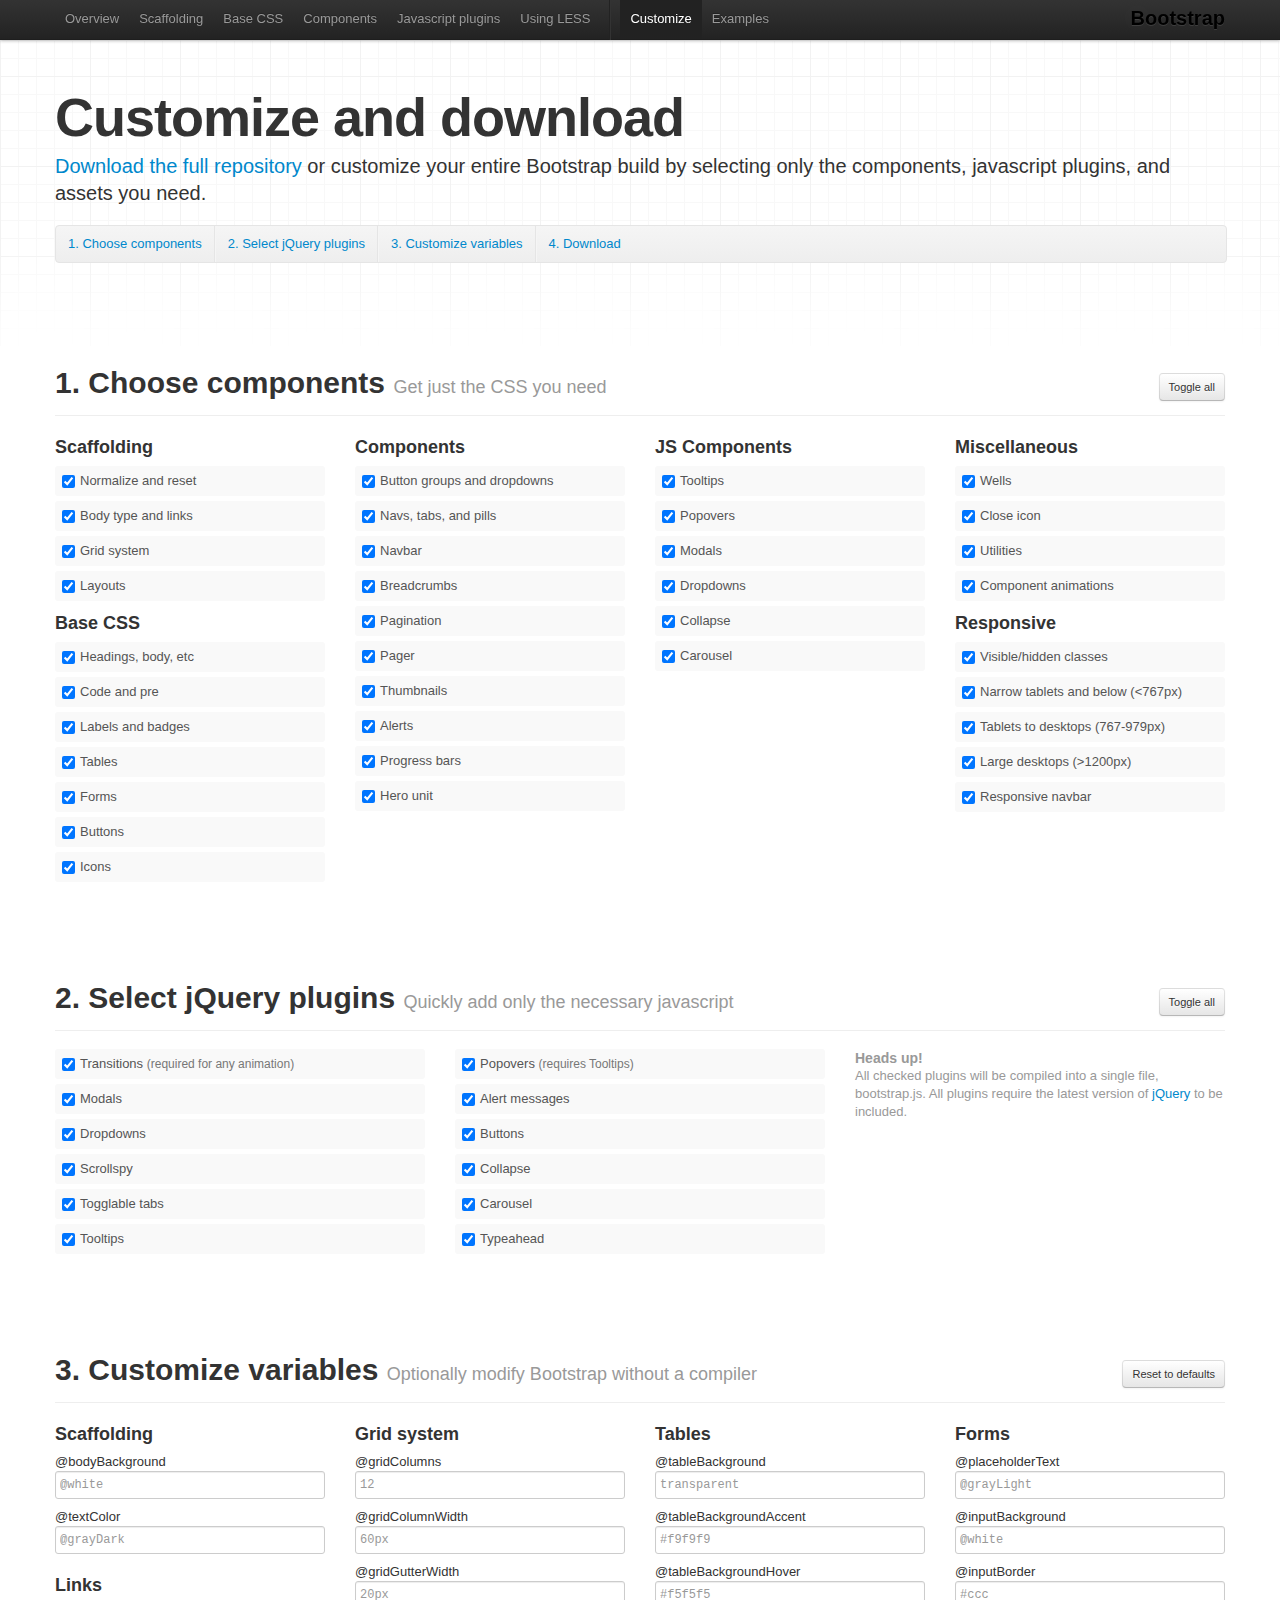
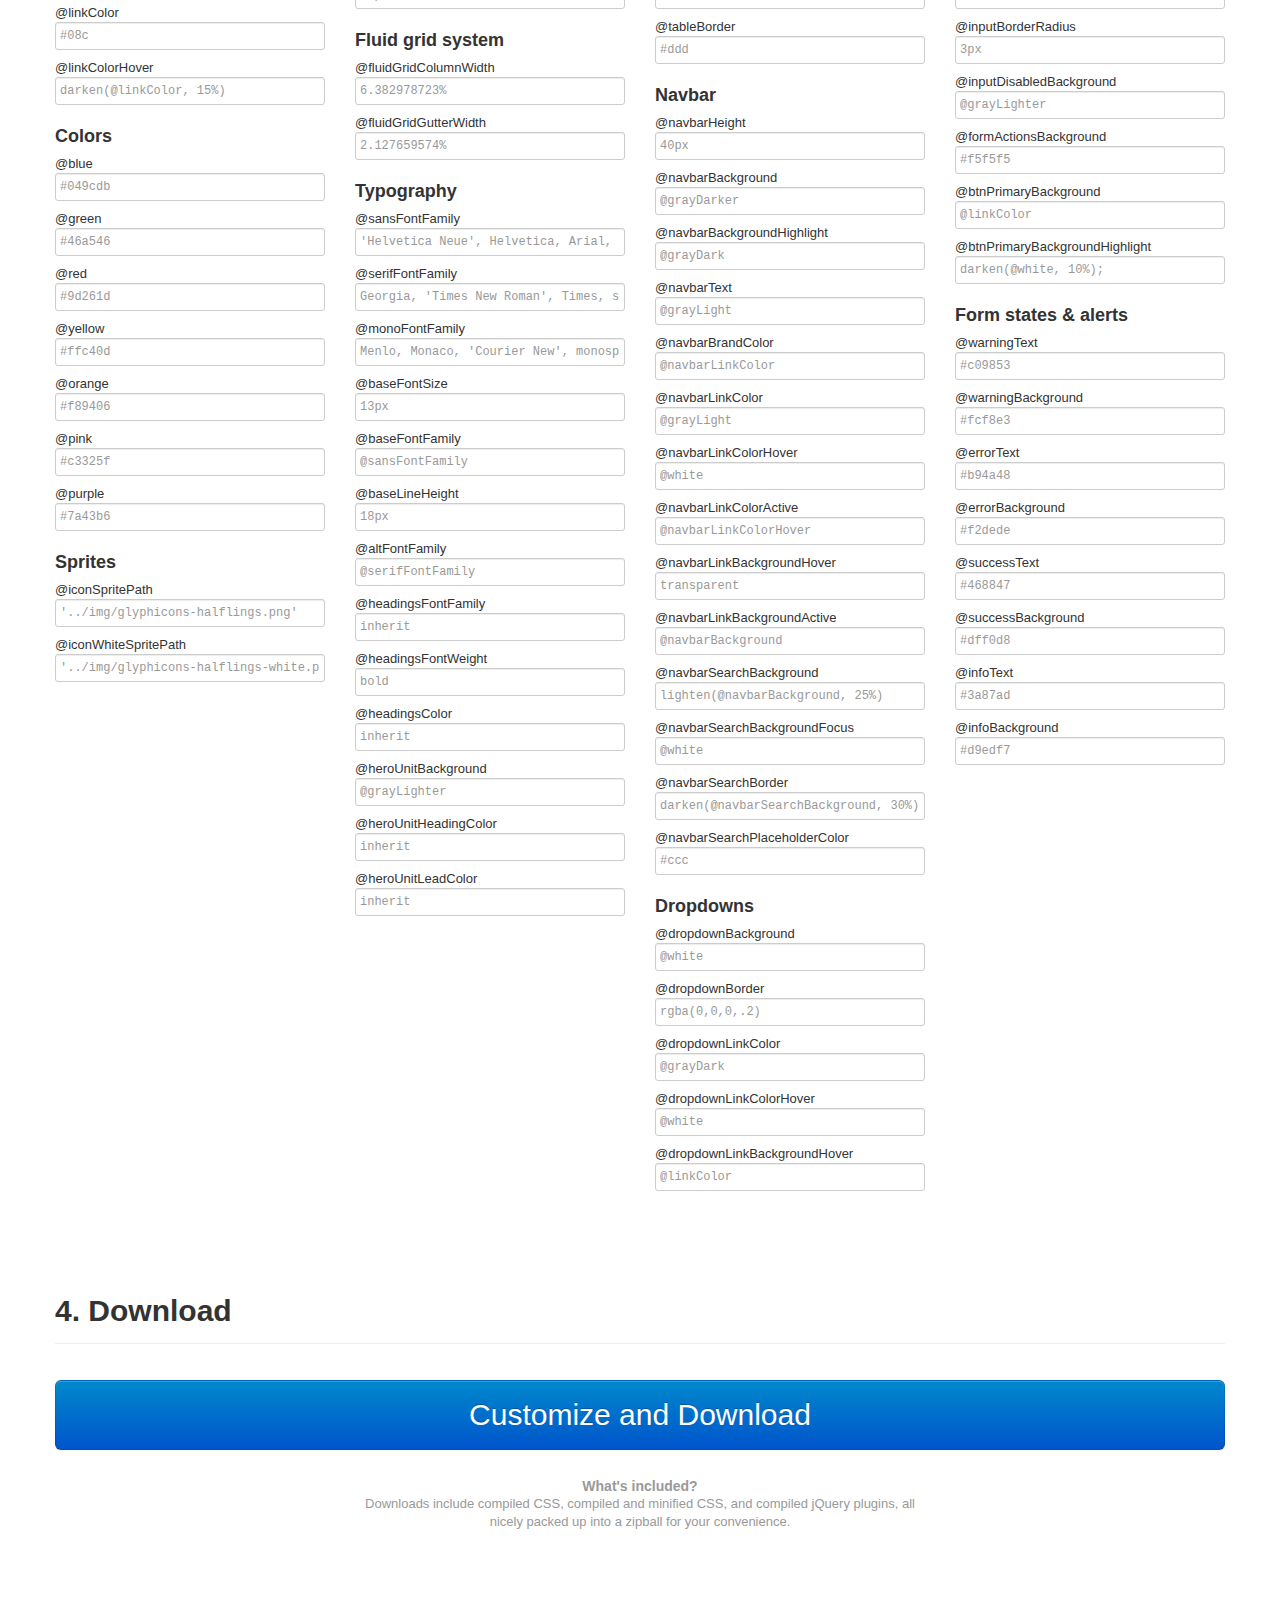
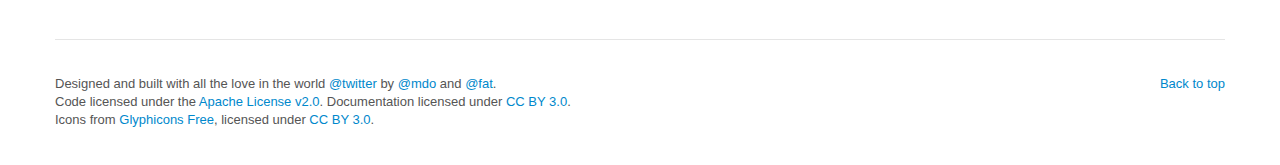
<file: bootstrap/docs/download.html>
<!DOCTYPE html>
<html lang="en">
  <head>
    <meta charset="utf-8">
    <title>Download · Twitter Bootstrap</title>
    <meta name="viewport" content="width=device-width, initial-scale=1.0">
    <meta name="description" content="">
    <meta name="author" content="">

    <!-- Le styles -->
    <link href="assets/css/bootstrap.css" rel="stylesheet">
    <link href="assets/css/bootstrap-responsive.css" rel="stylesheet">
    <link href="assets/css/docs.css" rel="stylesheet">
    <link href="assets/js/google-code-prettify/prettify.css" rel="stylesheet">

    <!-- Le HTML5 shim, for IE6-8 support of HTML5 elements -->
    <!--[if lt IE 9]>
      <script src="http://html5shim.googlecode.com/svn/trunk/html5.js"></script>
    <![endif]-->

    <!-- Le fav and touch icons -->
    <link rel="shortcut icon" href="assets/ico/favicon.ico">
    <link rel="apple-touch-icon-precomposed" sizes="144x144" href="assets/ico/apple-touch-icon-144-precomposed.png">
    <link rel="apple-touch-icon-precomposed" sizes="114x114" href="assets/ico/apple-touch-icon-114-precomposed.png">
    <link rel="apple-touch-icon-precomposed" sizes="72x72" href="assets/ico/apple-touch-icon-72-precomposed.png">
    <link rel="apple-touch-icon-precomposed" href="assets/ico/apple-touch-icon-57-precomposed.png">

  </head>

  <body data-spy="scroll" data-target=".subnav" data-offset="50">


  <!-- Navbar
    ================================================== -->
    <div class="navbar navbar-fixed-top">
      <div class="navbar-inner">
        <div class="container">
          <button type="button"class="btn btn-navbar" data-toggle="collapse" data-target=".nav-collapse">
            <span class="icon-bar"></span>
            <span class="icon-bar"></span>
            <span class="icon-bar"></span>
          </button>
          <a class="brand" href="./index.html">Bootstrap</a>
          <div class="nav-collapse collapse">
            <ul class="nav">
              <li class="">
                <a href="./index.html">Overview</a>
              </li>
              <li class="">
                <a href="./scaffolding.html">Scaffolding</a>
              </li>
              <li class="">
                <a href="./base-css.html">Base CSS</a>
              </li>
              <li class="">
                <a href="./components.html">Components</a>
              </li>
              <li class="">
                <a href="./javascript.html">Javascript plugins</a>
              </li>
              <li class="">
                <a href="./less.html">Using LESS</a>
              </li>
              <li class="divider-vertical"></li>
              <li class="active">
                <a href="./download.html">Customize</a>
              </li>
              <li class="">
                <a href="./examples.html">Examples</a>
              </li>
            </ul>
          </div>
        </div>
      </div>
    </div>

    <div class="container">

<!-- Masthead
================================================== -->
<header class="jumbotron subhead" id="overview">
  <h1>Customize and download</h1>
  <p class="lead"><a href="https://github.com/twitter/bootstrap/zipball/master">Download the full repository</a> or customize your entire Bootstrap build by selecting only the components, javascript plugins, and assets you need.</p>
  <div class="subnav">
    <ul class="nav nav-pills">
      <li><a href="#components">1. Choose components</a></li>
      <li><a href="#plugins">2. Select jQuery plugins</a></li>
      <li><a href="#variables">3. Customize variables</a></li>
      <li><a href="#download">4. Download</a></li>
    </ul>
  </div>
</header>

<section class="download" id="components">
  <div class="page-header">
    <a class="btn btn-small pull-right toggle-all" href="#">Toggle all</a>
    <h1>
      1. Choose components
      <small>Get just the CSS you need</small>
    </h1>
  </div>
  <div class="row download-builder">
    <div class="span3">
      <h3>Scaffolding</h3>
      <label class="checkbox"><input checked="checked" type="checkbox" value="reset.less"> Normalize and reset</label>
      <label class="checkbox"><input checked="checked" type="checkbox" value="scaffolding.less"> Body type and links</label>
      <label class="checkbox"><input checked="checked" type="checkbox" value="grid.less"> Grid system</label>
      <label class="checkbox"><input checked="checked" type="checkbox" value="layouts.less"> Layouts</label>
      <h3>Base CSS</h3>
      <label class="checkbox"><input checked="checked" type="checkbox" value="type.less"> Headings, body, etc</label>
      <label class="checkbox"><input checked="checked" type="checkbox" value="code.less"> Code and pre</label>
      <label class="checkbox"><input checked="checked" type="checkbox" value="labels-badges.less"> Labels and badges</label>
      <label class="checkbox"><input checked="checked" type="checkbox" value="tables.less"> Tables</label>
      <label class="checkbox"><input checked="checked" type="checkbox" value="forms.less"> Forms</label>
      <label class="checkbox"><input checked="checked" type="checkbox" value="buttons.less"> Buttons</label>
      <label class="checkbox"><input checked="checked" type="checkbox" value="sprites.less"> Icons</label>
    </div><!-- /span -->
    <div class="span3">
      <h3>Components</h3>
      <label class="checkbox"><input checked="checked" type="checkbox" value="button-groups.less"> Button groups and dropdowns</label>
      <label class="checkbox"><input checked="checked" type="checkbox" value="navs.less"> Navs, tabs, and pills</label>
      <label class="checkbox"><input checked="checked" type="checkbox" value="navbar.less"> Navbar</label>
      <label class="checkbox"><input checked="checked" type="checkbox" value="breadcrumbs.less"> Breadcrumbs</label>
      <label class="checkbox"><input checked="checked" type="checkbox" value="pagination.less"> Pagination</label>
      <label class="checkbox"><input checked="checked" type="checkbox" value="pager.less"> Pager</label>
      <label class="checkbox"><input checked="checked" type="checkbox" value="thumbnails.less"> Thumbnails</label>
      <label class="checkbox"><input checked="checked" type="checkbox" value="alerts.less"> Alerts</label>
      <label class="checkbox"><input checked="checked" type="checkbox" value="progress-bars.less"> Progress bars</label>
      <label class="checkbox"><input checked="checked" type="checkbox" value="hero-unit.less"> Hero unit</label>
    </div><!-- /span -->
    <div class="span3">
      <h3>JS Components</h3>
      <label class="checkbox"><input checked="checked" type="checkbox" value="tooltip.less"> Tooltips</label>
      <label class="checkbox"><input checked="checked" type="checkbox" value="popovers.less"> Popovers</label>
      <label class="checkbox"><input checked="checked" type="checkbox" value="modals.less"> Modals</label>
      <label class="checkbox"><input checked="checked" type="checkbox" value="dropdowns.less"> Dropdowns</label>
      <label class="checkbox"><input checked="checked" type="checkbox" value="accordion.less"> Collapse</label>
      <label class="checkbox"><input checked="checked" type="checkbox" value="carousel.less"> Carousel</label>
    </div><!-- /span -->
    <div class="span3">
      <h3>Miscellaneous</h3>
      <label class="checkbox"><input checked="checked" type="checkbox" value="wells.less"> Wells</label>
      <label class="checkbox"><input checked="checked" type="checkbox" value="close.less"> Close icon</label>
      <label class="checkbox"><input checked="checked" type="checkbox" value="utilities.less"> Utilities</label>
      <label class="checkbox"><input checked="checked" type="checkbox" value="component-animations.less"> Component animations</label>
      <h3>Responsive</h3>
      <label class="checkbox"><input checked="checked" type="checkbox" value="responsive-utilities.less"> Visible/hidden classes</label>
      <label class="checkbox"><input checked="checked" type="checkbox" value="responsive-767px-max.less"> Narrow tablets and below (<767px)</label>
      <label class="checkbox"><input checked="checked" type="checkbox" value="responsive-768px-979px.less"> Tablets to desktops (767-979px)</label>
      <label class="checkbox"><input checked="checked" type="checkbox" value="responsive-1200px-min.less"> Large desktops (>1200px)</label>
      <label class="checkbox"><input checked="checked" type="checkbox" value="responsive-navbar.less"> Responsive navbar</label>
    </div><!-- /span -->
  </div><!-- /row -->
</section>

<section class="download" id="plugins">
  <div class="page-header">
    <a class="btn btn-small pull-right toggle-all" href="#">Toggle all</a>
    <h1>
      2. Select jQuery plugins
      <small>Quickly add only the necessary javascript</small>
    </h1>
  </div>
  <div class="row download-builder">
    <div class="span4">
      <label class="checkbox">
        <input type="checkbox" checked="true" value="bootstrap-transition.js">
        Transitions <small>(required for any animation)</small>
      </label>
      <label class="checkbox">
        <input type="checkbox" checked="true" value="bootstrap-modal.js">
        Modals
      </label>
      <label class="checkbox">
        <input type="checkbox" checked="true" value="bootstrap-dropdown.js">
        Dropdowns
      </label>
      <label class="checkbox">
        <input type="checkbox" checked="true" value="bootstrap-scrollspy.js">
        Scrollspy
      </label>
      <label class="checkbox">
        <input type="checkbox" checked="true" value="bootstrap-tab.js">
        Togglable tabs
      </label>
      <label class="checkbox">
        <input type="checkbox" checked="true" value="bootstrap-tooltip.js">
        Tooltips
      </label>
    </div><!-- /span -->
    <div class="span4">
      <label class="checkbox">
        <input type="checkbox" checked="true" value="bootstrap-popover.js">
        Popovers <small>(requires Tooltips)</small>
      </label>
      <label class="checkbox">
        <input type="checkbox" checked="true" value="bootstrap-alert.js">
        Alert messages
      </label>
      <label class="checkbox">
        <input type="checkbox" checked="true" value="bootstrap-button.js">
        Buttons
      </label>
      <label class="checkbox">
        <input type="checkbox" checked="true" value="bootstrap-collapse.js">
        Collapse
      </label>
      <label class="checkbox">
        <input type="checkbox" checked="true" value="bootstrap-carousel.js">
        Carousel
      </label>
      <label class="checkbox">
        <input type="checkbox" checked="true" value="bootstrap-typeahead.js">
        Typeahead
      </label>
    </div><!-- /span -->
    <div class="span4">
      <h4 class="muted">Heads up!</h4>
      <p class="muted">All checked plugins will be compiled into a single file, bootstrap.js. All plugins require the latest version of <a href="http://jquery.com/" target="_blank">jQuery</a> to be included.</p>
    </div><!-- /span -->
  </div><!-- /row -->
</section>


<section class="download" id="variables">
  <div class="page-header">
    <a class="btn btn-small pull-right toggle-all" href="#">Reset to defaults</a>
    <h1>
      3. Customize variables
      <small>Optionally modify Bootstrap without a compiler</small>
    </h1>
  </div>
  <div class="row download-builder">
    <div class="span3">
      <h3>Scaffolding</h3>
      <label>@bodyBackground</label>
      <input type="text" class="span3" placeholder="@white">
      <label>@textColor</label>
      <input type="text" class="span3" placeholder="@grayDark">

      <h3>Links</h3>
      <label>@linkColor</label>
      <input type="text" class="span3" placeholder="#08c">
      <label>@linkColorHover</label>
      <input type="text" class="span3" placeholder="darken(@linkColor, 15%)">
      <h3>Colors</h3>
      <label>@blue</label>
      <input type="text" class="span3" placeholder="#049cdb">
      <label>@green</label>
      <input type="text" class="span3" placeholder="#46a546">
      <label>@red</label>
      <input type="text" class="span3" placeholder="#9d261d">
      <label>@yellow</label>
      <input type="text" class="span3" placeholder="#ffc40d">
      <label>@orange</label>
      <input type="text" class="span3" placeholder="#f89406">
      <label>@pink</label>
      <input type="text" class="span3" placeholder="#c3325f">
      <label>@purple</label>
      <input type="text" class="span3" placeholder="#7a43b6">

      <h3>Sprites</h3>
      <label>@iconSpritePath</label>
      <input type="text" class="span3" placeholder="'../img/glyphicons-halflings.png'">
      <label>@iconWhiteSpritePath</label>
      <input type="text" class="span3" placeholder="'../img/glyphicons-halflings-white.png'">

    </div><!-- /span -->
    <div class="span3">
      <h3>Grid system</h3>
      <label>@gridColumns</label>
      <input type="text" class="span3" placeholder="12">
      <label>@gridColumnWidth</label>
      <input type="text" class="span3" placeholder="60px">
      <label>@gridGutterWidth</label>
      <input type="text" class="span3" placeholder="20px">
      <h3>Fluid grid system</h3>
      <label>@fluidGridColumnWidth</label>
      <input type="text" class="span3" placeholder="6.382978723%">
      <label>@fluidGridGutterWidth</label>
      <input type="text" class="span3" placeholder="2.127659574%">

      <h3>Typography</h3>
      <label>@sansFontFamily</label>
      <input type="text" class="span3" placeholder="'Helvetica Neue', Helvetica, Arial, sans-serif">
      <label>@serifFontFamily</label>
      <input type="text" class="span3" placeholder="Georgia, 'Times New Roman', Times, serif">
      <label>@monoFontFamily</label>
      <input type="text" class="span3" placeholder="Menlo, Monaco, 'Courier New', monospace">
      <label>@baseFontSize</label>
      <input type="text" class="span3" placeholder="13px">
      <label>@baseFontFamily</label>
      <input type="text" class="span3" placeholder="@sansFontFamily">
      <label>@baseLineHeight</label>
      <input type="text" class="span3" placeholder="18px">
      <label>@altFontFamily</label>
      <input type="text" class="span3" placeholder="@serifFontFamily">
      <label>@headingsFontFamily</label>
      <input type="text" class="span3" placeholder="inherit">
      <label>@headingsFontWeight</label>
      <input type="text" class="span3" placeholder="bold">
      <label>@headingsColor</label>
      <input type="text" class="span3" placeholder="inherit">
      <label>@heroUnitBackground</label>
      <input type="text" class="span3" placeholder="@grayLighter">
      <label>@heroUnitHeadingColor</label>
      <input type="text" class="span3" placeholder="inherit">
      <label>@heroUnitLeadColor</label>
      <input type="text" class="span3" placeholder="inherit">
    </div><!-- /span -->
    <div class="span3">
      <h3>Tables</h3>
      <label>@tableBackground</label>
      <input type="text" class="span3" placeholder="transparent">
      <label>@tableBackgroundAccent</label>
      <input type="text" class="span3" placeholder="#f9f9f9">
      <label>@tableBackgroundHover</label>
      <input type="text" class="span3" placeholder="#f5f5f5">
      <label>@tableBorder</label>
      <input type="text" class="span3" placeholder="#ddd">

      <h3>Navbar</h3>
      <label>@navbarHeight</label>
      <input type="text" class="span3" placeholder="40px">
      <label>@navbarBackground</label>
      <input type="text" class="span3" placeholder="@grayDarker">
      <label>@navbarBackgroundHighlight</label>
      <input type="text" class="span3" placeholder="@grayDark">
      <label>@navbarText</label>
      <input type="text" class="span3" placeholder="@grayLight">
      <label>@navbarBrandColor</label>
      <input type="text" class="span3" placeholder="@navbarLinkColor">
      <label>@navbarLinkColor</label>
      <input type="text" class="span3" placeholder="@grayLight">
      <label>@navbarLinkColorHover</label>
      <input type="text" class="span3" placeholder="@white">
      <label>@navbarLinkColorActive</label>
      <input type="text" class="span3" placeholder="@navbarLinkColorHover">
      <label>@navbarLinkBackgroundHover</label>
      <input type="text" class="span3" placeholder="transparent">
      <label>@navbarLinkBackgroundActive</label>
      <input type="text" class="span3" placeholder="@navbarBackground">
      <label>@navbarSearchBackground</label>
      <input type="text" class="span3" placeholder="lighten(@navbarBackground, 25%)">
      <label>@navbarSearchBackgroundFocus</label>
      <input type="text" class="span3" placeholder="@white">
      <label>@navbarSearchBorder</label>
      <input type="text" class="span3" placeholder="darken(@navbarSearchBackground, 30%)">
      <label>@navbarSearchPlaceholderColor</label>
      <input type="text" class="span3" placeholder="#ccc">

      <h3>Dropdowns</h3>
      <label>@dropdownBackground</label>
      <input type="text" class="span3" placeholder="@white">
      <label>@dropdownBorder</label>
      <input type="text" class="span3" placeholder="rgba(0,0,0,.2)">
      <label>@dropdownLinkColor</label>
      <input type="text" class="span3" placeholder="@grayDark">
      <label>@dropdownLinkColorHover</label>
      <input type="text" class="span3" placeholder="@white">
      <label>@dropdownLinkBackgroundHover</label>
      <input type="text" class="span3" placeholder="@linkColor">
    </div><!-- /span -->
    <div class="span3">
      <h3>Forms</h3>
      <label>@placeholderText</label>
      <input type="text" class="span3" placeholder="@grayLight">
      <label>@inputBackground</label>
      <input type="text" class="span3" placeholder="@white">
      <label>@inputBorder</label>
      <input type="text" class="span3" placeholder="#ccc">
      <label>@inputBorderRadius</label>
      <input type="text" class="span3" placeholder="3px">
      <label>@inputDisabledBackground</label>
      <input type="text" class="span3" placeholder="@grayLighter">
      <label>@formActionsBackground</label>
      <input type="text" class="span3" placeholder="#f5f5f5">

      <label>@btnPrimaryBackground</label>
      <input type="text" class="span3" placeholder="@linkColor">
      <label>@btnPrimaryBackgroundHighlight</label>
      <input type="text" class="span3" placeholder="darken(@white, 10%);">

      <h3>Form states &amp; alerts</h3>
      <label>@warningText</label>
      <input type="text" class="span3" placeholder="#c09853">
      <label>@warningBackground</label>
      <input type="text" class="span3" placeholder="#fcf8e3">
      <label>@errorText</label>
      <input type="text" class="span3" placeholder="#b94a48">
      <label>@errorBackground</label>
      <input type="text" class="span3" placeholder="#f2dede">
      <label>@successText</label>
      <input type="text" class="span3" placeholder="#468847">
      <label>@successBackground</label>
      <input type="text" class="span3" placeholder="#dff0d8">
      <label>@infoText</label>
      <input type="text" class="span3" placeholder="#3a87ad">
      <label>@infoBackground</label>
      <input type="text" class="span3" placeholder="#d9edf7">
    </div><!-- /span -->
  </div><!-- /row -->
</section>

<section class="download" id="download">
  <div class="page-header">
    <h1>
      4. Download
    </h1>
  </div>
  <div class="download-btn">
    <a class="btn btn-primary" href="#" >Customize and Download</a>
    <h4>What's included?</h4>
    <p>Downloads include compiled CSS, compiled and minified CSS, and compiled jQuery plugins, all nicely packed up into a zipball for your convenience.</p>
  </div>
</section><!-- /download -->


     <!-- Footer
      ================================================== -->
      <footer class="footer">
        <p class="pull-right"><a href="#">Back to top</a></p>
        <p>Designed and built with all the love in the world <a href="http://twitter.com/twitter" target="_blank">@twitter</a> by <a href="http://twitter.com/mdo" target="_blank">@mdo</a> and <a href="http://twitter.com/fat" target="_blank">@fat</a>.</p>
        <p>Code licensed under the <a href="http://www.apache.org/licenses/LICENSE-2.0" target="_blank">Apache License v2.0</a>. Documentation licensed under <a href="http://creativecommons.org/licenses/by/3.0/">CC BY 3.0</a>.</p>
        <p>Icons from <a href="http://glyphicons.com">Glyphicons Free</a>, licensed under <a href="http://creativecommons.org/licenses/by/3.0/">CC BY 3.0</a>.</p>
      </footer>

    </div><!-- /container -->



    <!-- Le javascript
    ================================================== -->
    <!-- Placed at the end of the document so the pages load faster -->
    <script type="text/javascript" src="http://platform.twitter.com/widgets.js"></script>
    <script src="assets/js/jquery.js"></script>
    <script src="assets/js/google-code-prettify/prettify.js"></script>
    <script src="assets/js/bootstrap-transition.js"></script>
    <script src="assets/js/bootstrap-alert.js"></script>
    <script src="assets/js/bootstrap-modal.js"></script>
    <script src="assets/js/bootstrap-dropdown.js"></script>
    <script src="assets/js/bootstrap-scrollspy.js"></script>
    <script src="assets/js/bootstrap-tab.js"></script>
    <script src="assets/js/bootstrap-tooltip.js"></script>
    <script src="assets/js/bootstrap-popover.js"></script>
    <script src="assets/js/bootstrap-button.js"></script>
    <script src="assets/js/bootstrap-collapse.js"></script>
    <script src="assets/js/bootstrap-carousel.js"></script>
    <script src="assets/js/bootstrap-typeahead.js"></script>
    <script src="assets/js/application.js"></script>


  </body>
</html>
</file>
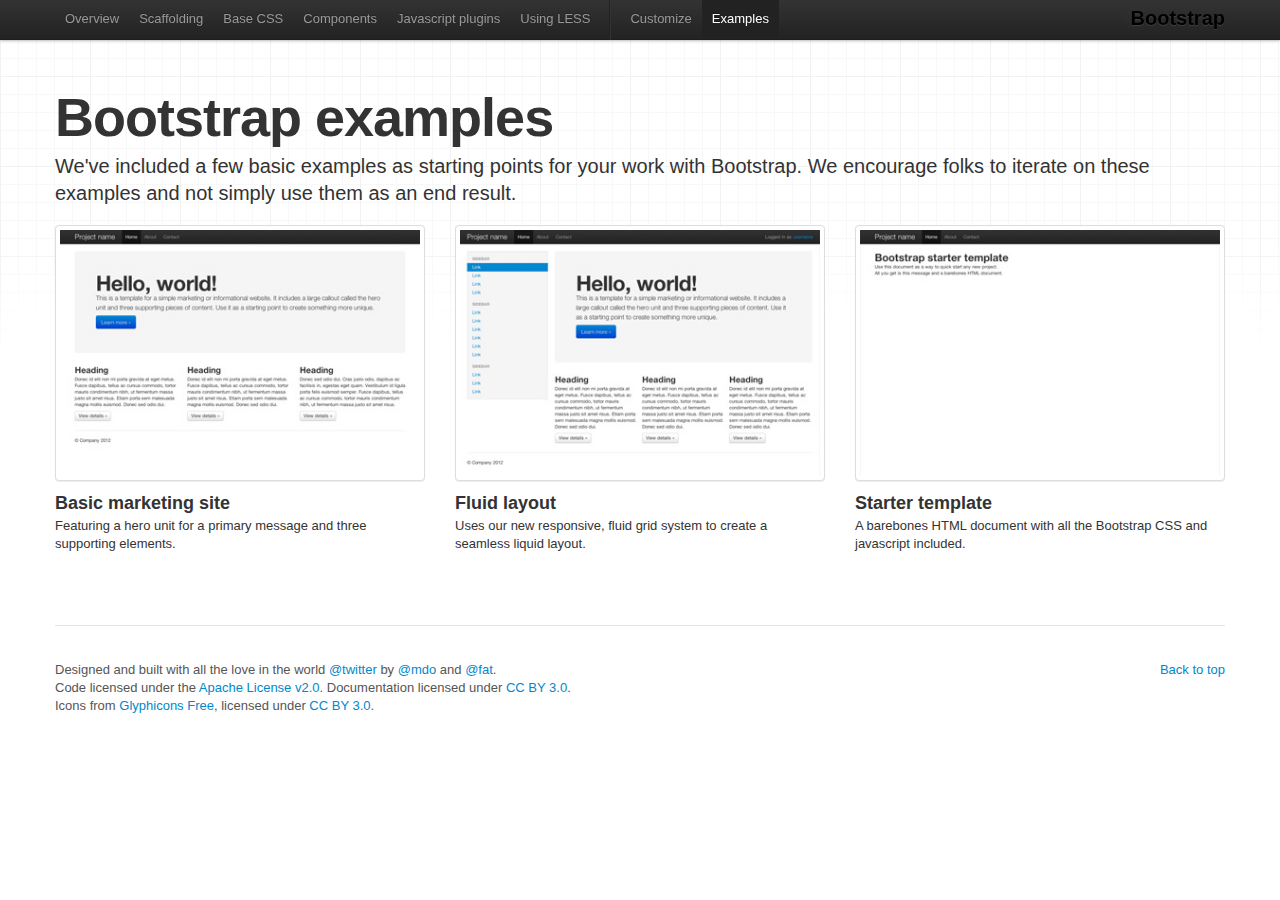
<file: bootstrap/docs/examples.html>
<!DOCTYPE html>
<html lang="en">
  <head>
    <meta charset="utf-8">
    <title>Examples · Twitter Bootstrap</title>
    <meta name="viewport" content="width=device-width, initial-scale=1.0">
    <meta name="description" content="">
    <meta name="author" content="">

    <!-- Le styles -->
    <link href="assets/css/bootstrap.css" rel="stylesheet">
    <link href="assets/css/bootstrap-responsive.css" rel="stylesheet">
    <link href="assets/css/docs.css" rel="stylesheet">
    <link href="assets/js/google-code-prettify/prettify.css" rel="stylesheet">

    <!-- Le HTML5 shim, for IE6-8 support of HTML5 elements -->
    <!--[if lt IE 9]>
      <script src="http://html5shim.googlecode.com/svn/trunk/html5.js"></script>
    <![endif]-->

    <!-- Le fav and touch icons -->
    <link rel="shortcut icon" href="assets/ico/favicon.ico">
    <link rel="apple-touch-icon-precomposed" sizes="144x144" href="assets/ico/apple-touch-icon-144-precomposed.png">
    <link rel="apple-touch-icon-precomposed" sizes="114x114" href="assets/ico/apple-touch-icon-114-precomposed.png">
    <link rel="apple-touch-icon-precomposed" sizes="72x72" href="assets/ico/apple-touch-icon-72-precomposed.png">
    <link rel="apple-touch-icon-precomposed" href="assets/ico/apple-touch-icon-57-precomposed.png">

  </head>

  <body data-spy="scroll" data-target=".subnav" data-offset="50">


  <!-- Navbar
    ================================================== -->
    <div class="navbar navbar-fixed-top">
      <div class="navbar-inner">
        <div class="container">
          <button type="button"class="btn btn-navbar" data-toggle="collapse" data-target=".nav-collapse">
            <span class="icon-bar"></span>
            <span class="icon-bar"></span>
            <span class="icon-bar"></span>
          </button>
          <a class="brand" href="./index.html">Bootstrap</a>
          <div class="nav-collapse collapse">
            <ul class="nav">
              <li class="">
                <a href="./index.html">Overview</a>
              </li>
              <li class="">
                <a href="./scaffolding.html">Scaffolding</a>
              </li>
              <li class="">
                <a href="./base-css.html">Base CSS</a>
              </li>
              <li class="">
                <a href="./components.html">Components</a>
              </li>
              <li class="">
                <a href="./javascript.html">Javascript plugins</a>
              </li>
              <li class="">
                <a href="./less.html">Using LESS</a>
              </li>
              <li class="divider-vertical"></li>
              <li class="">
                <a href="./download.html">Customize</a>
              </li>
              <li class="active">
                <a href="./examples.html">Examples</a>
              </li>
            </ul>
          </div>
        </div>
      </div>
    </div>

    <div class="container">

<!-- Masthead
================================================== -->
<header class="jumbotron subhead" id="overview">
  <h1>Bootstrap examples</h1>
  <p class="lead">We've included a few basic examples as starting points for your work with Bootstrap. We encourage folks to iterate on these examples and not simply use them as an end result.</p>
</header>


<ul class="thumbnails bootstrap-examples">
  <li class="span4">
    <a class="thumbnail" href="examples/hero.html">
      <img src="assets/img/examples/bootstrap-example-hero.jpg" alt="">
    </a>
    <h3>Basic marketing site</h3>
    <p>Featuring a hero unit for a primary message and three supporting elements.</p>
  </li>
  <li class="span4">
    <a class="thumbnail" href="examples/fluid.html">
      <img src="assets/img/examples/bootstrap-example-fluid.jpg" alt="">
    </a>
    <h3>Fluid layout</h3>
    <p>Uses our new responsive, fluid grid system to create a seamless liquid layout.</p>
  </li>
  <li class="span4">
    <a class="thumbnail" href="examples/starter-template.html">
      <img src="assets/img/examples/bootstrap-example-starter.jpg" alt="">
    </a>
    <h3>Starter template</h3>
    <p>A barebones HTML document with all the Bootstrap CSS and javascript included.</p>
  </li>
</ul>


     <!-- Footer
      ================================================== -->
      <footer class="footer">
        <p class="pull-right"><a href="#">Back to top</a></p>
        <p>Designed and built with all the love in the world <a href="http://twitter.com/twitter" target="_blank">@twitter</a> by <a href="http://twitter.com/mdo" target="_blank">@mdo</a> and <a href="http://twitter.com/fat" target="_blank">@fat</a>.</p>
        <p>Code licensed under the <a href="http://www.apache.org/licenses/LICENSE-2.0" target="_blank">Apache License v2.0</a>. Documentation licensed under <a href="http://creativecommons.org/licenses/by/3.0/">CC BY 3.0</a>.</p>
        <p>Icons from <a href="http://glyphicons.com">Glyphicons Free</a>, licensed under <a href="http://creativecommons.org/licenses/by/3.0/">CC BY 3.0</a>.</p>
      </footer>

    </div><!-- /container -->



    <!-- Le javascript
    ================================================== -->
    <!-- Placed at the end of the document so the pages load faster -->
    <script type="text/javascript" src="http://platform.twitter.com/widgets.js"></script>
    <script src="assets/js/jquery.js"></script>
    <script src="assets/js/google-code-prettify/prettify.js"></script>
    <script src="assets/js/bootstrap-transition.js"></script>
    <script src="assets/js/bootstrap-alert.js"></script>
    <script src="assets/js/bootstrap-modal.js"></script>
    <script src="assets/js/bootstrap-dropdown.js"></script>
    <script src="assets/js/bootstrap-scrollspy.js"></script>
    <script src="assets/js/bootstrap-tab.js"></script>
    <script src="assets/js/bootstrap-tooltip.js"></script>
    <script src="assets/js/bootstrap-popover.js"></script>
    <script src="assets/js/bootstrap-button.js"></script>
    <script src="assets/js/bootstrap-collapse.js"></script>
    <script src="assets/js/bootstrap-carousel.js"></script>
    <script src="assets/js/bootstrap-typeahead.js"></script>
    <script src="assets/js/application.js"></script>


  </body>
</html>
</file>
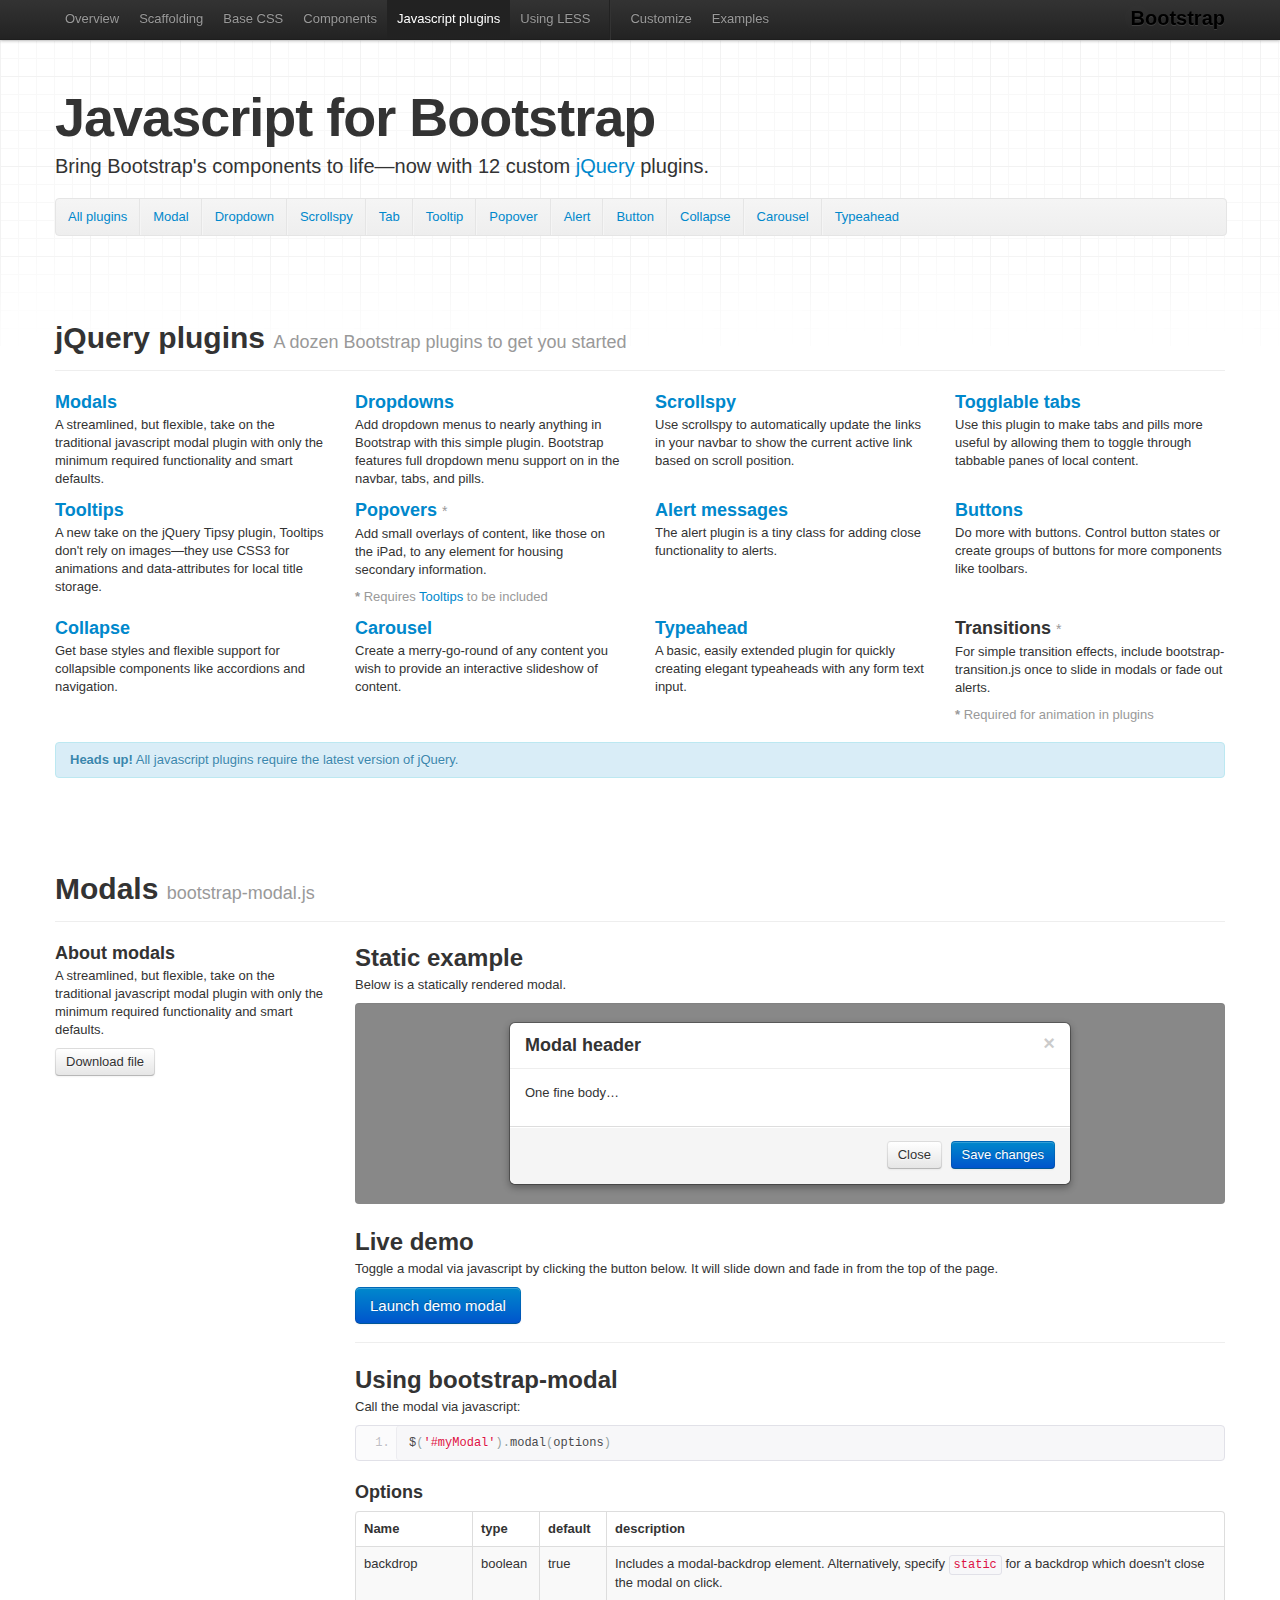
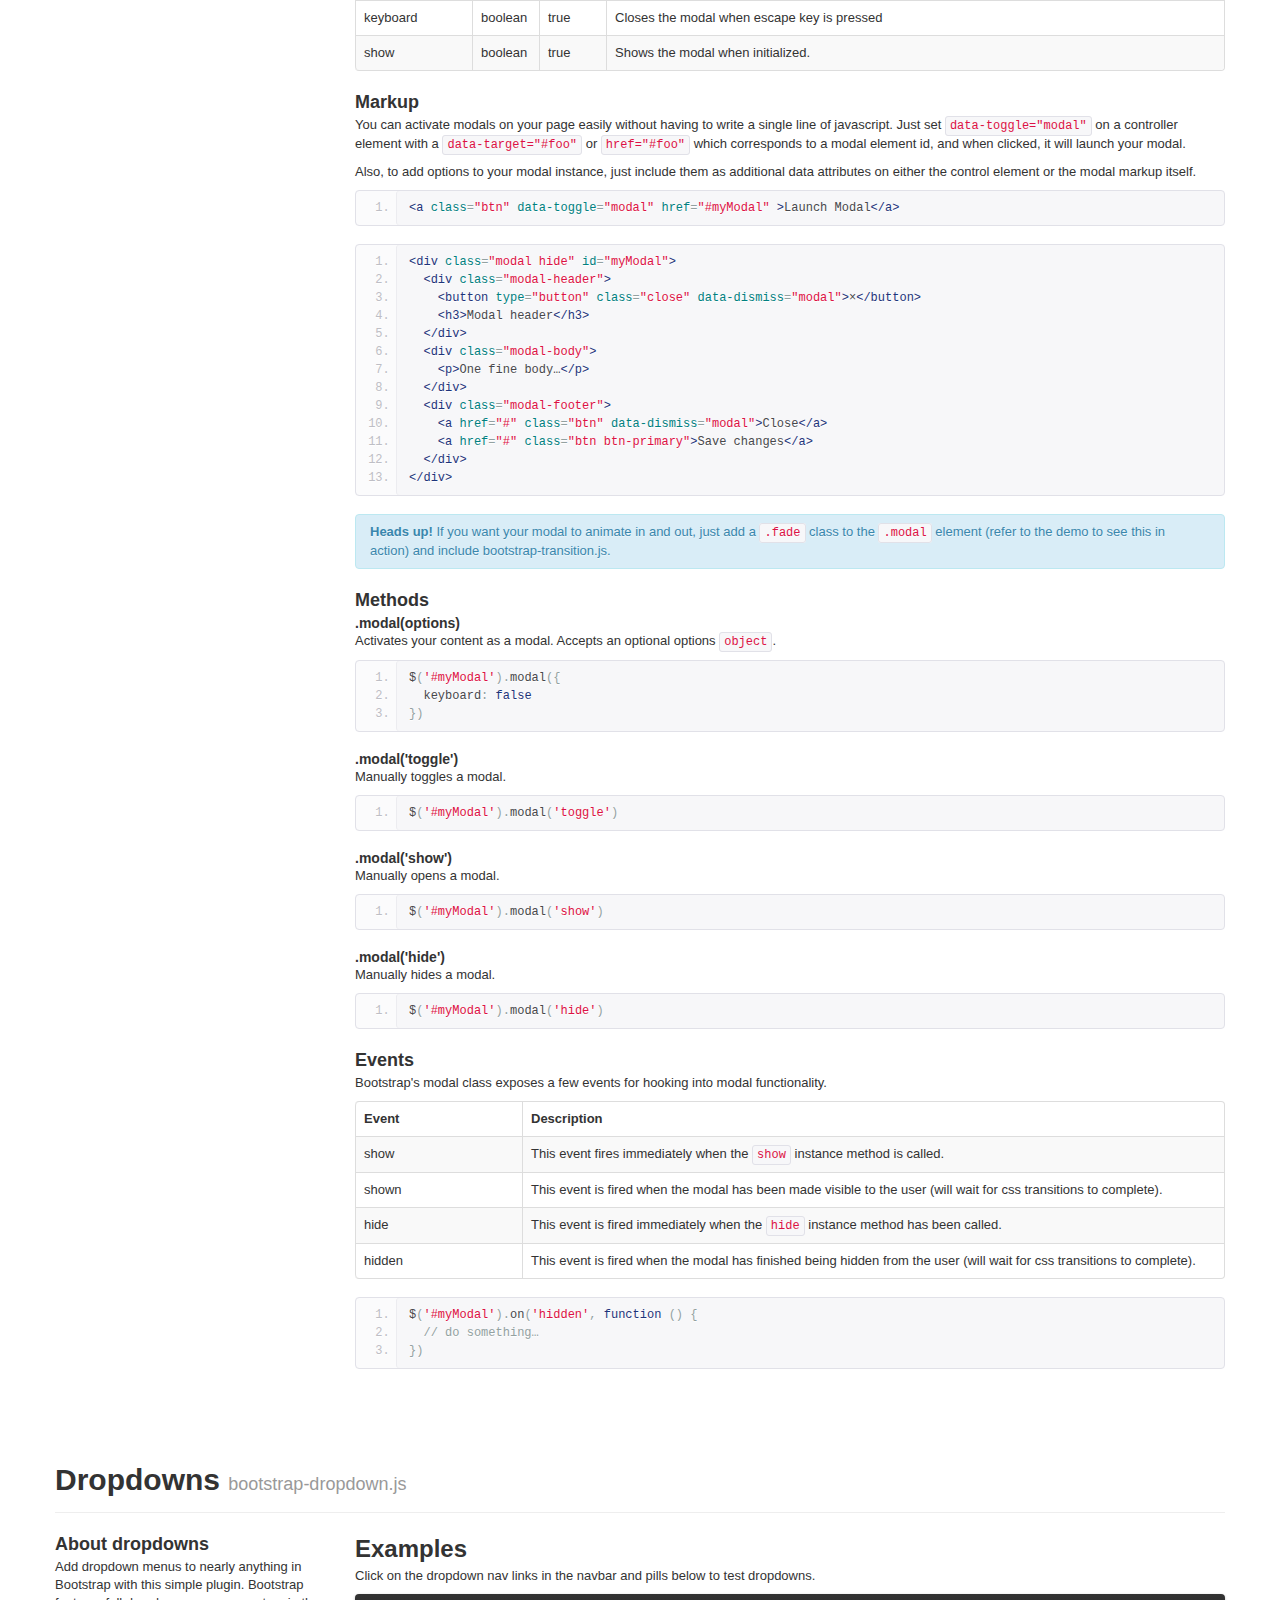
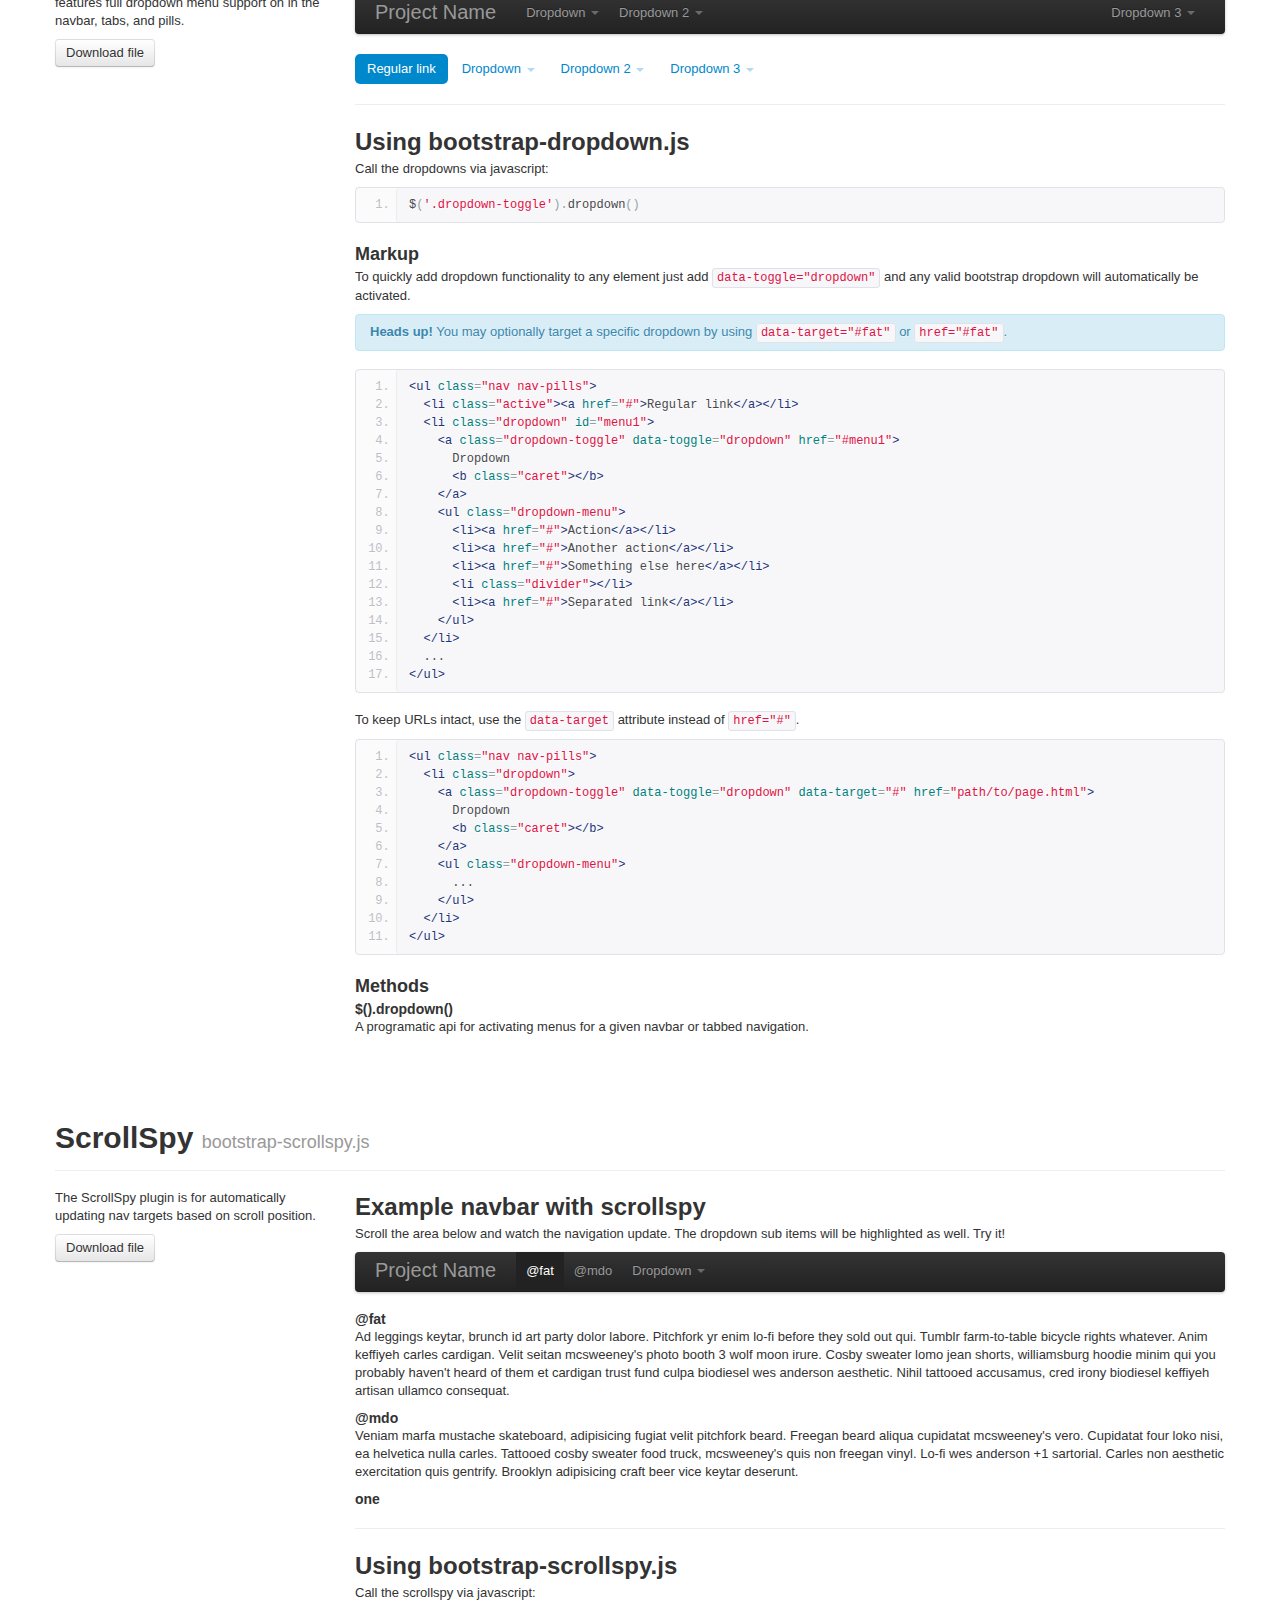
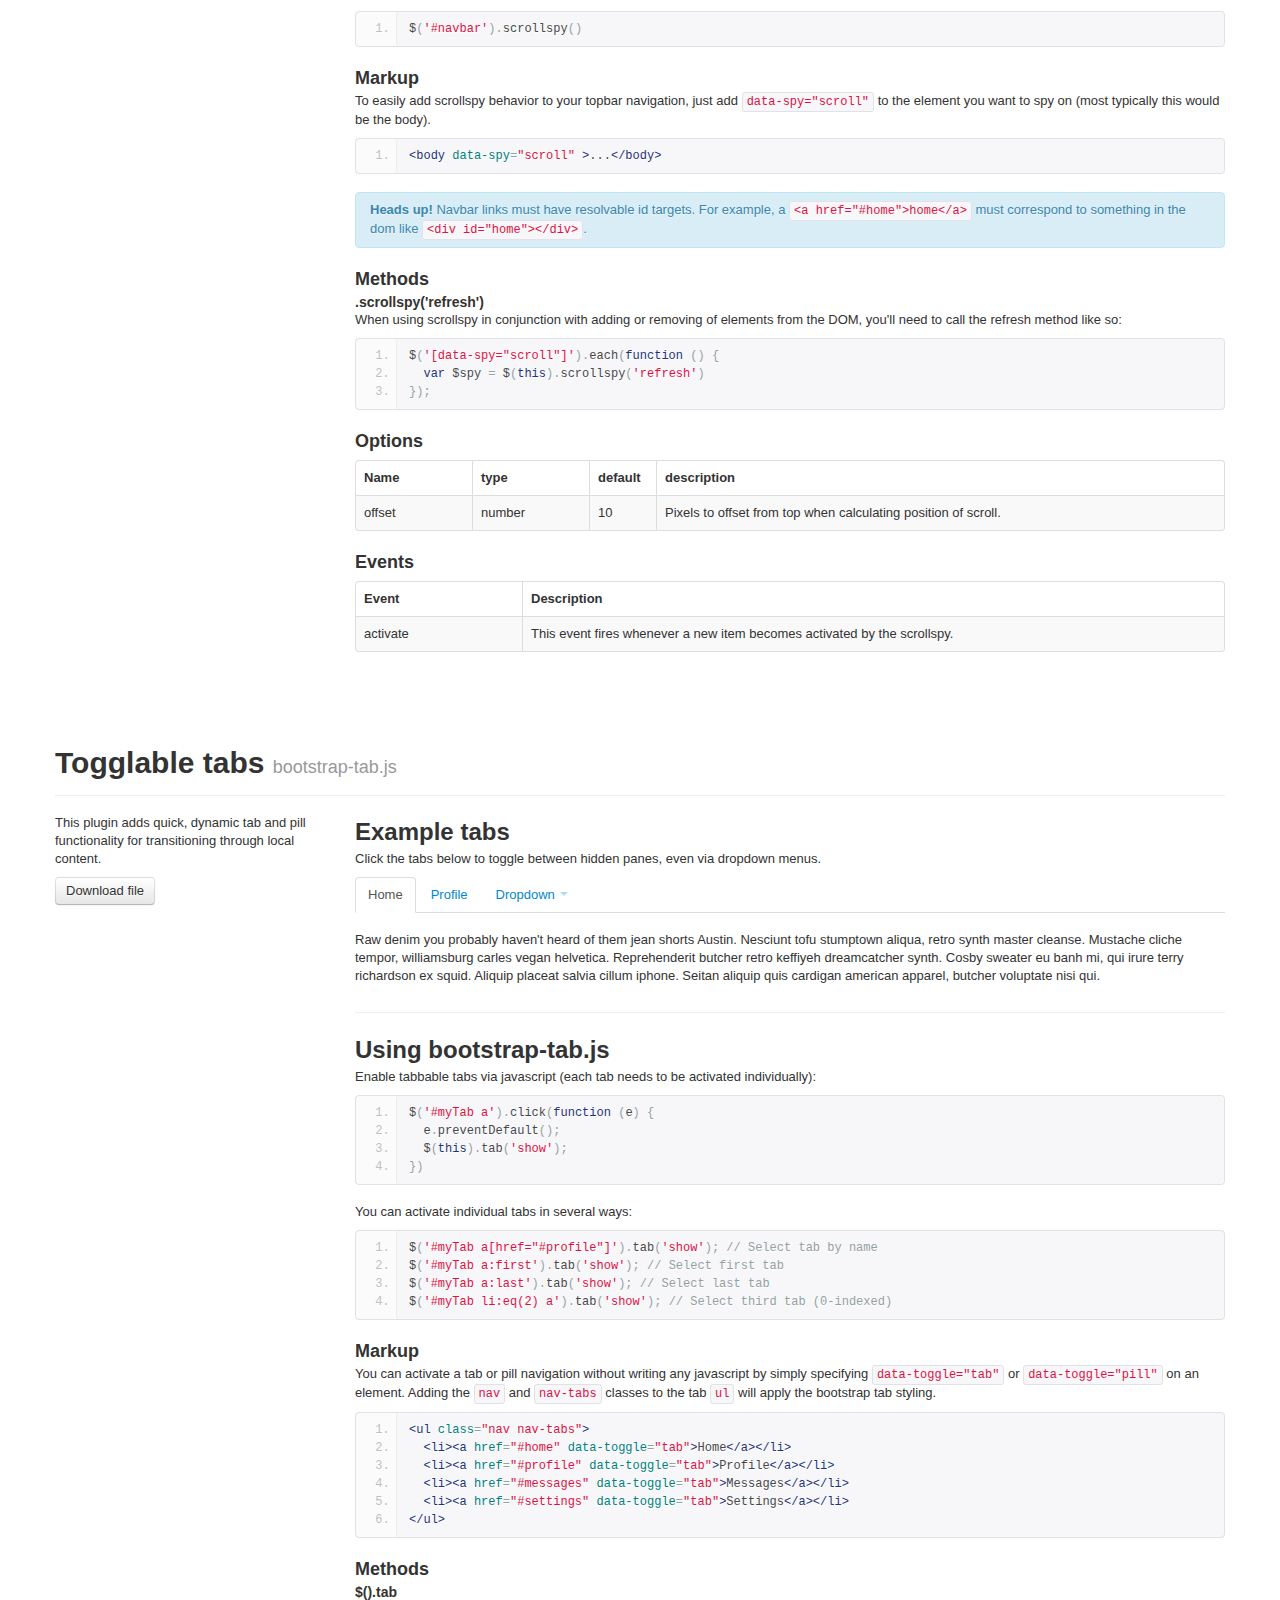
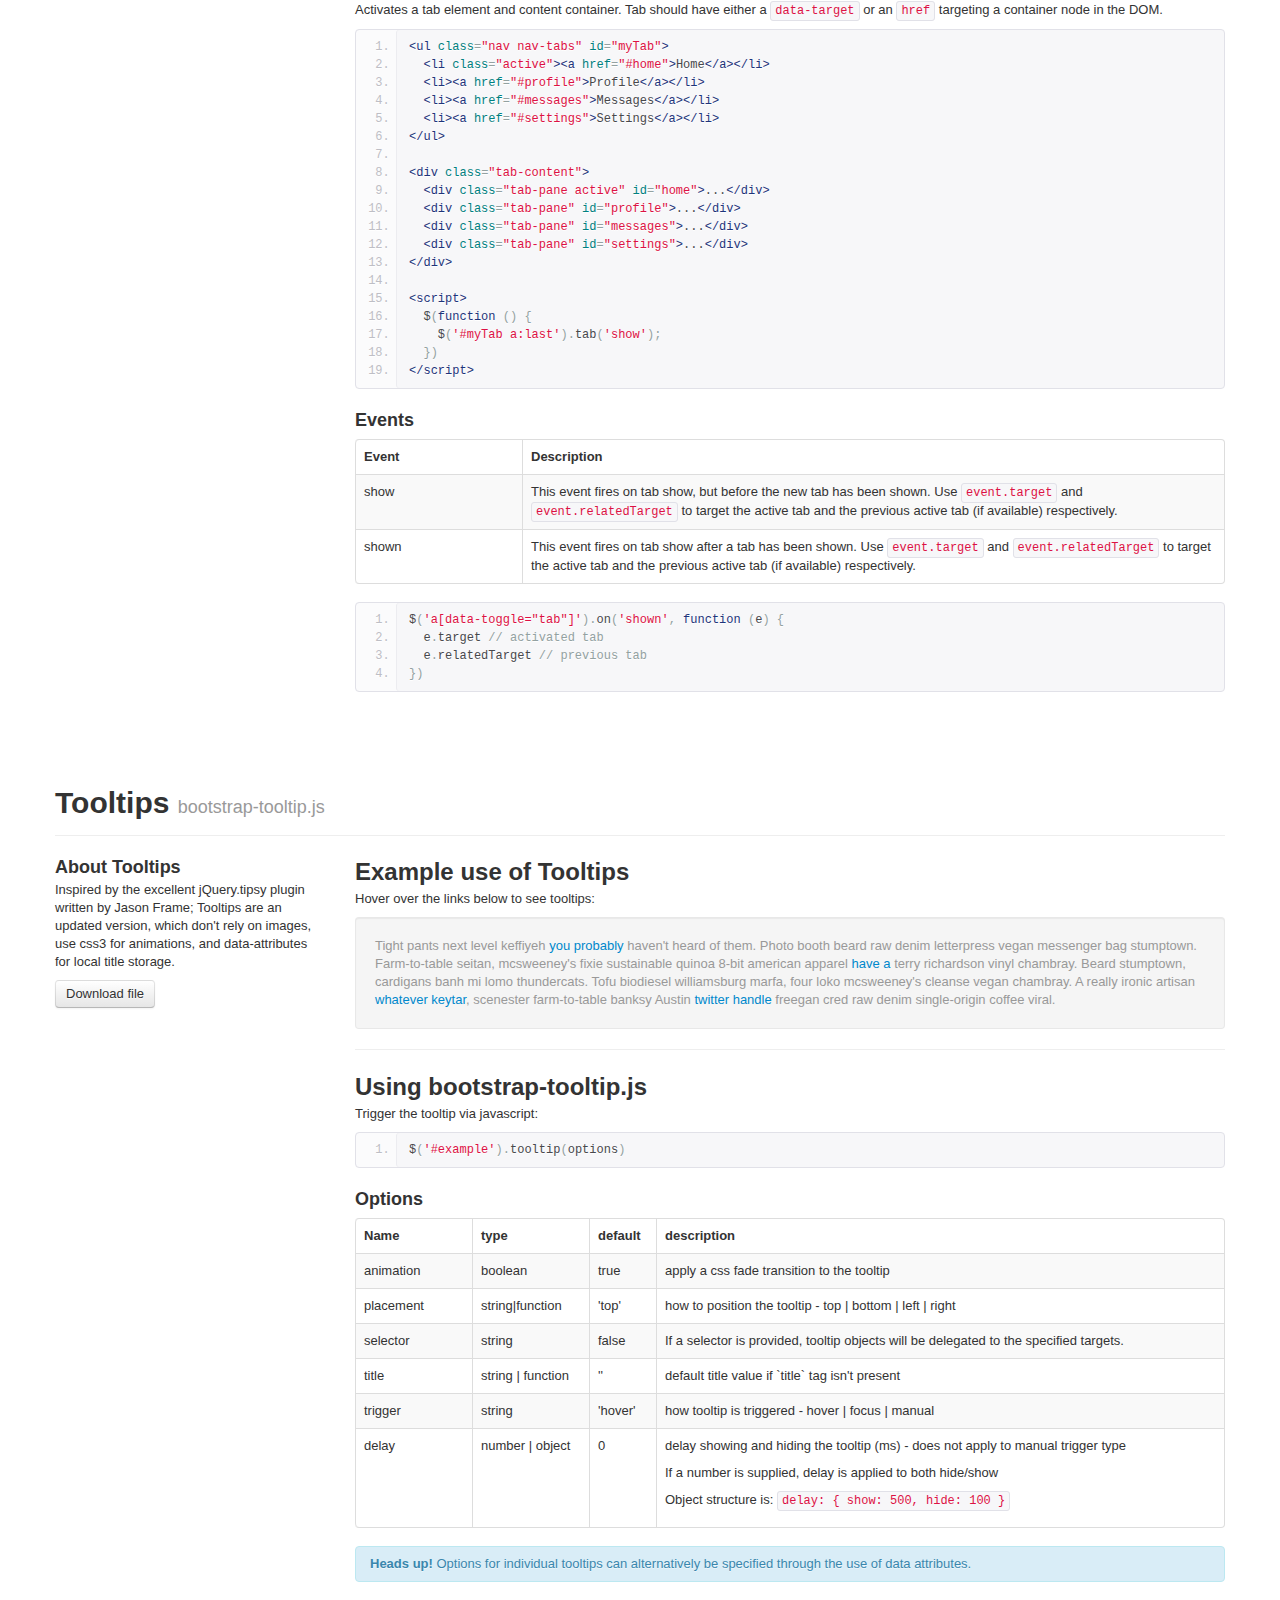
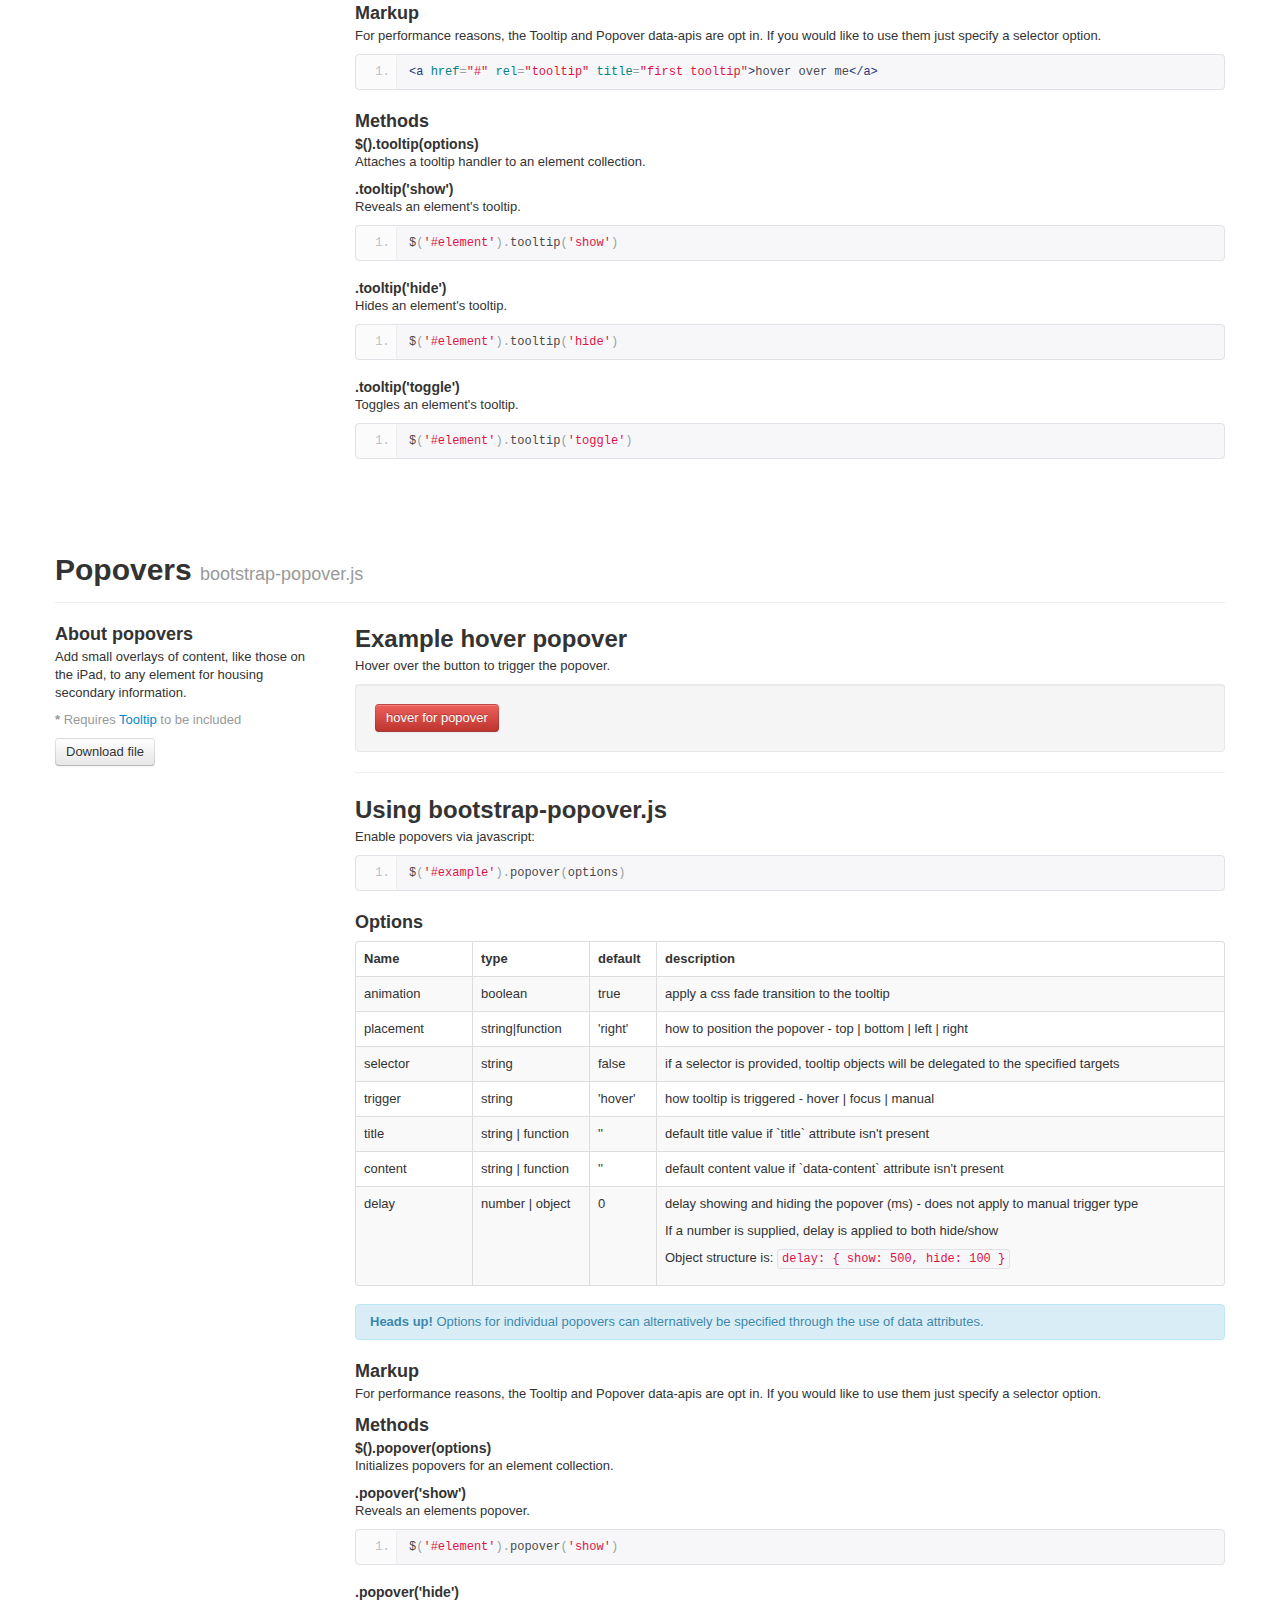
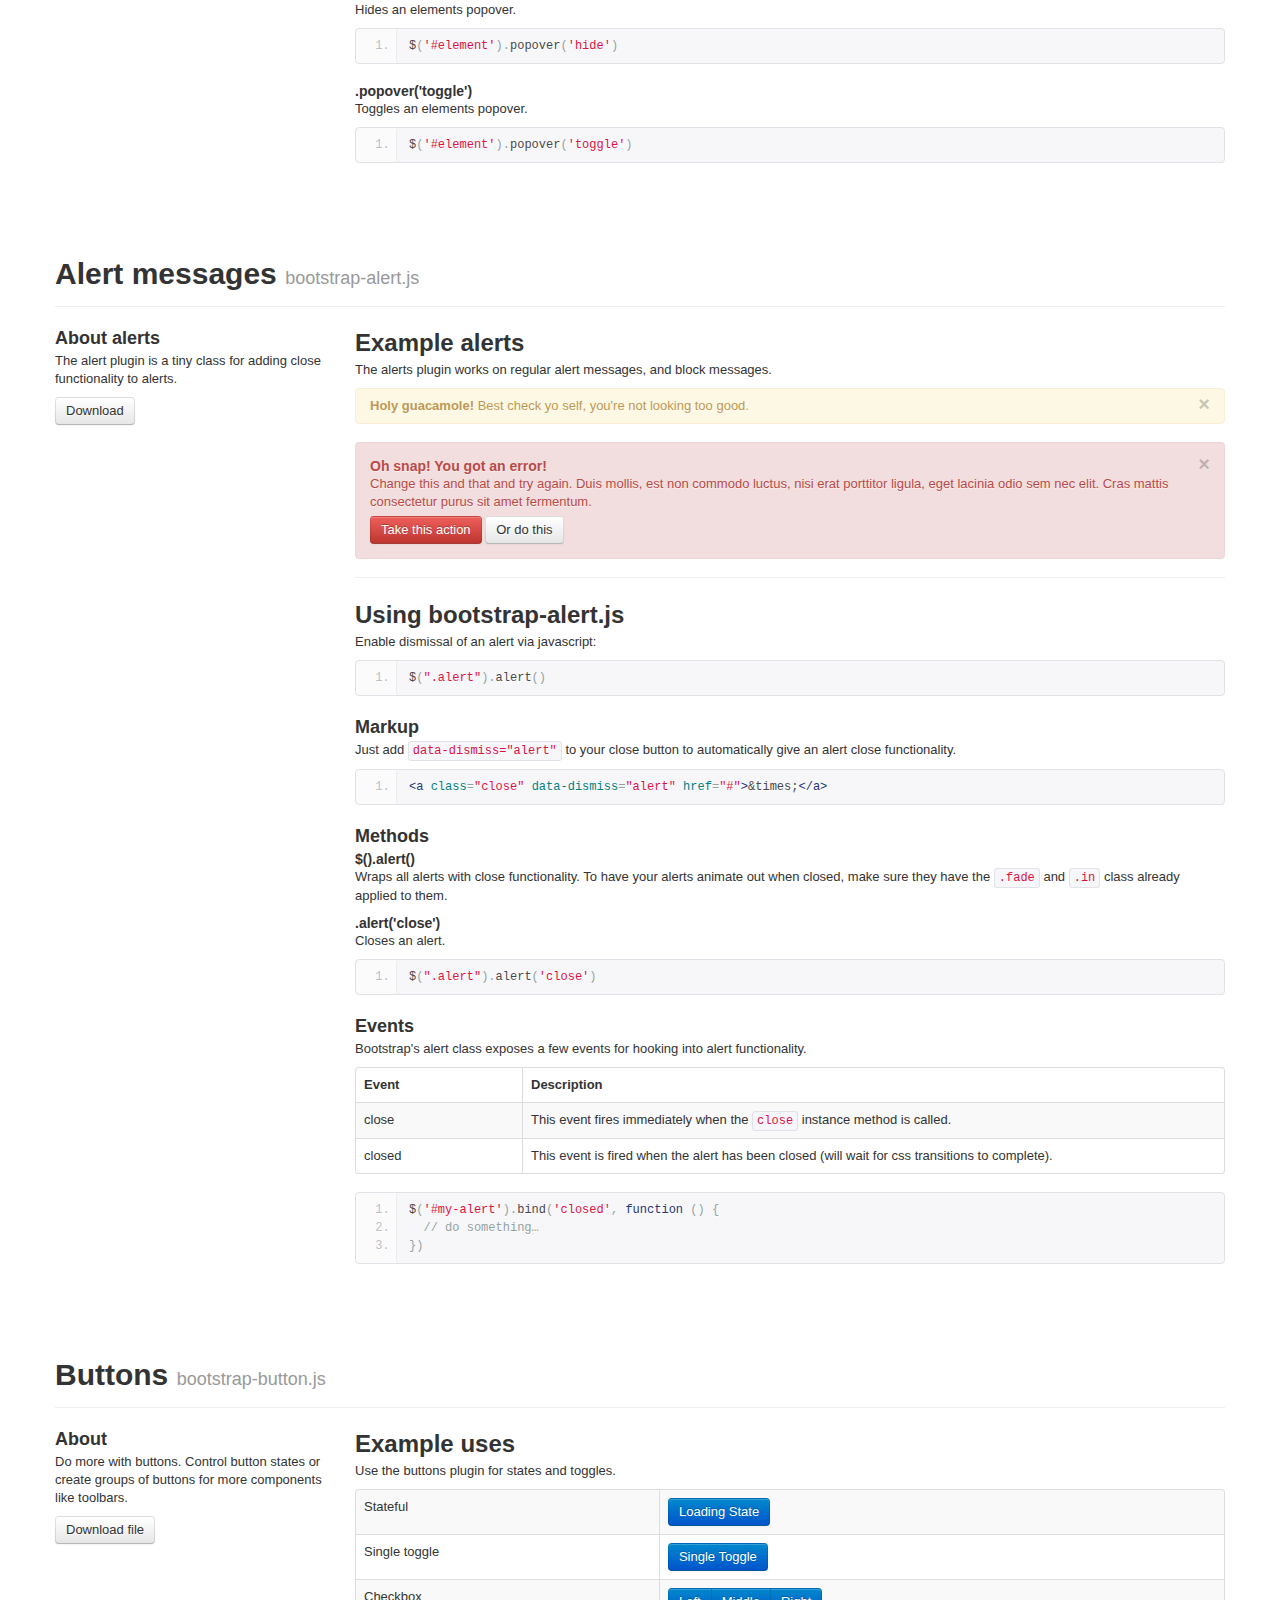
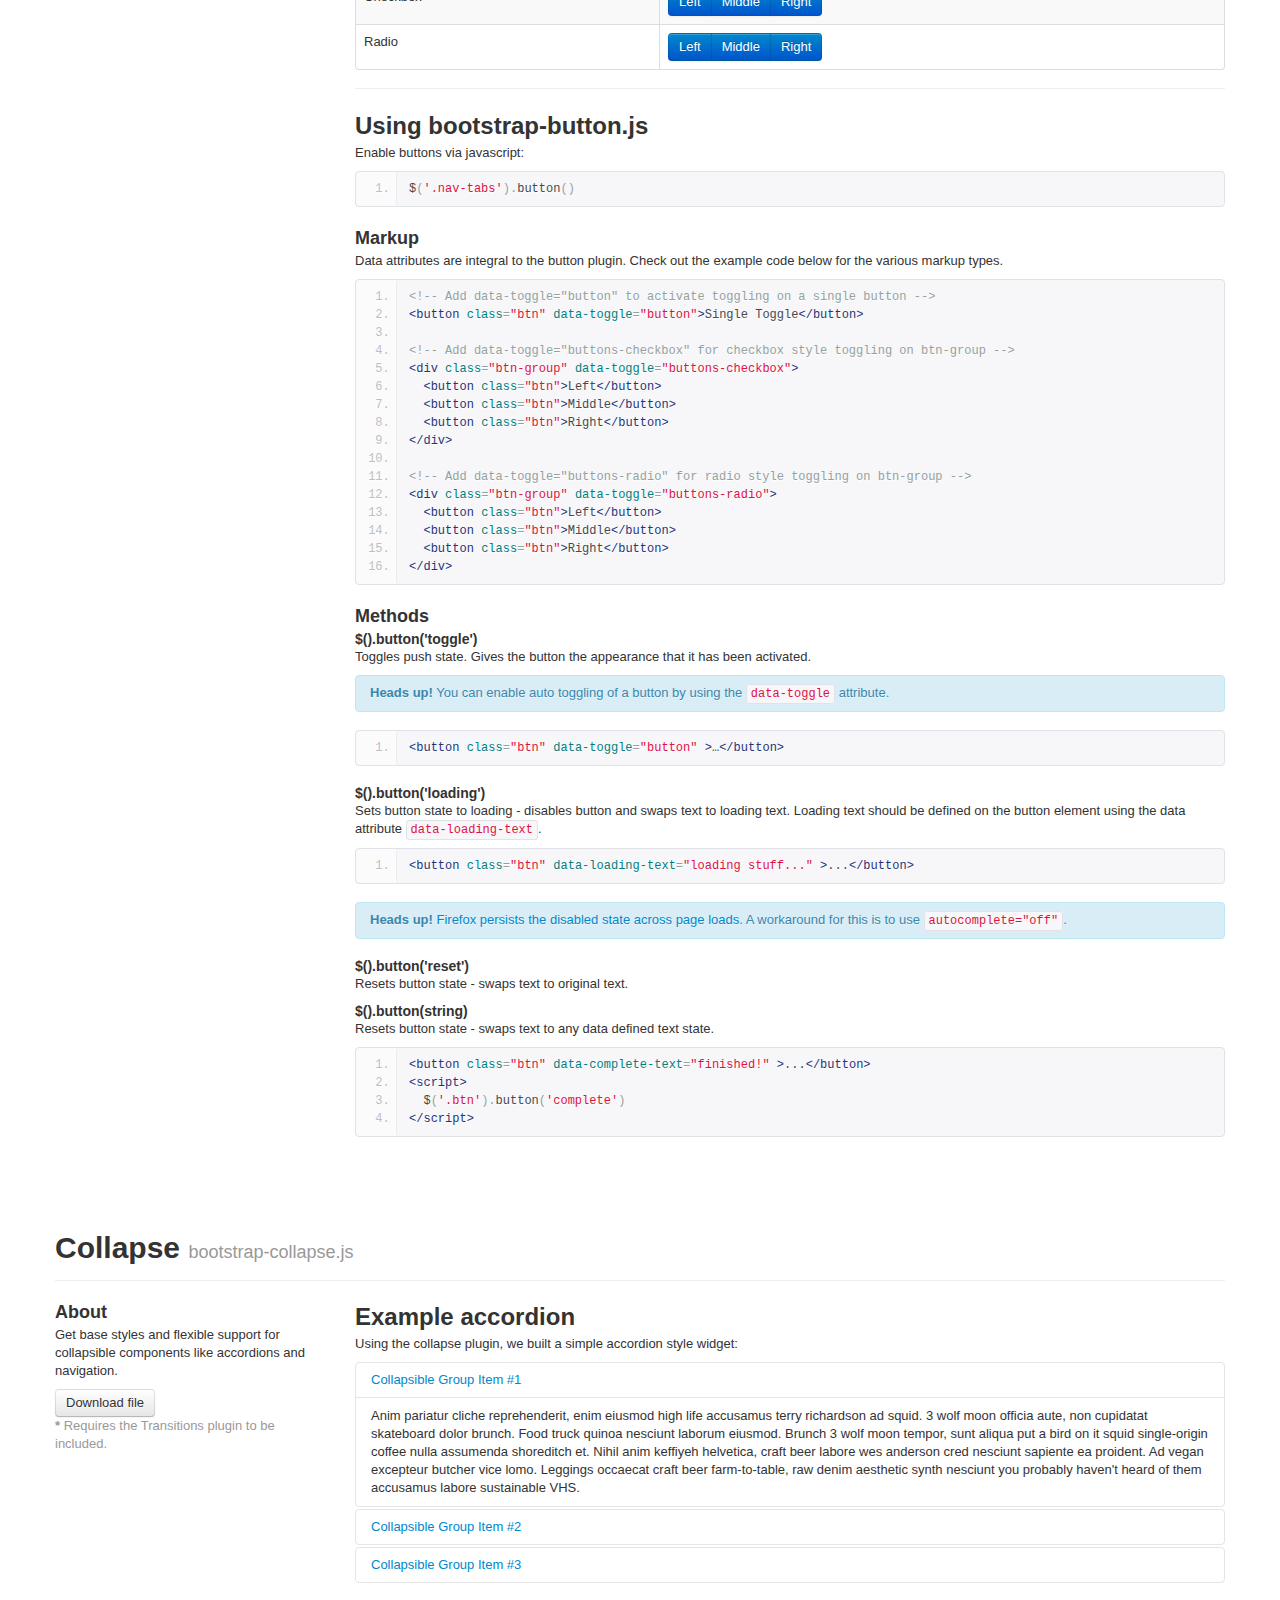
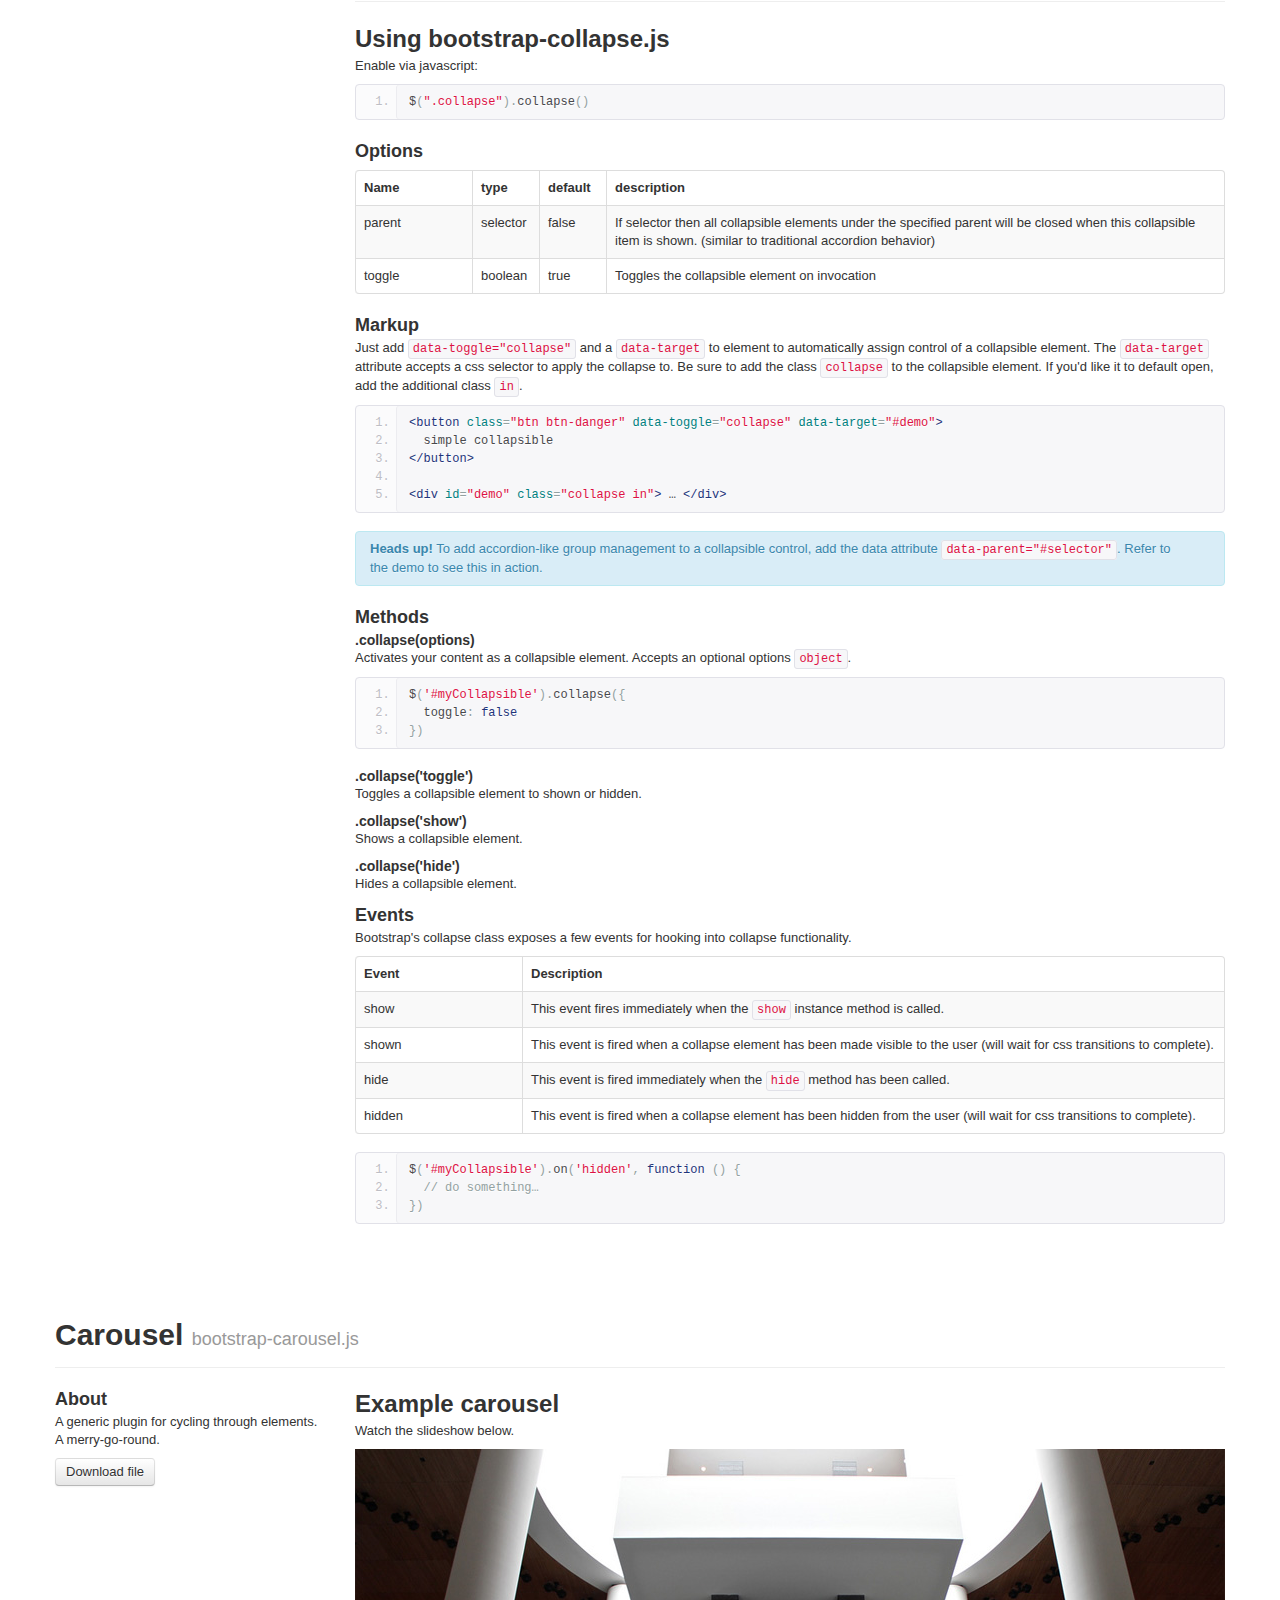
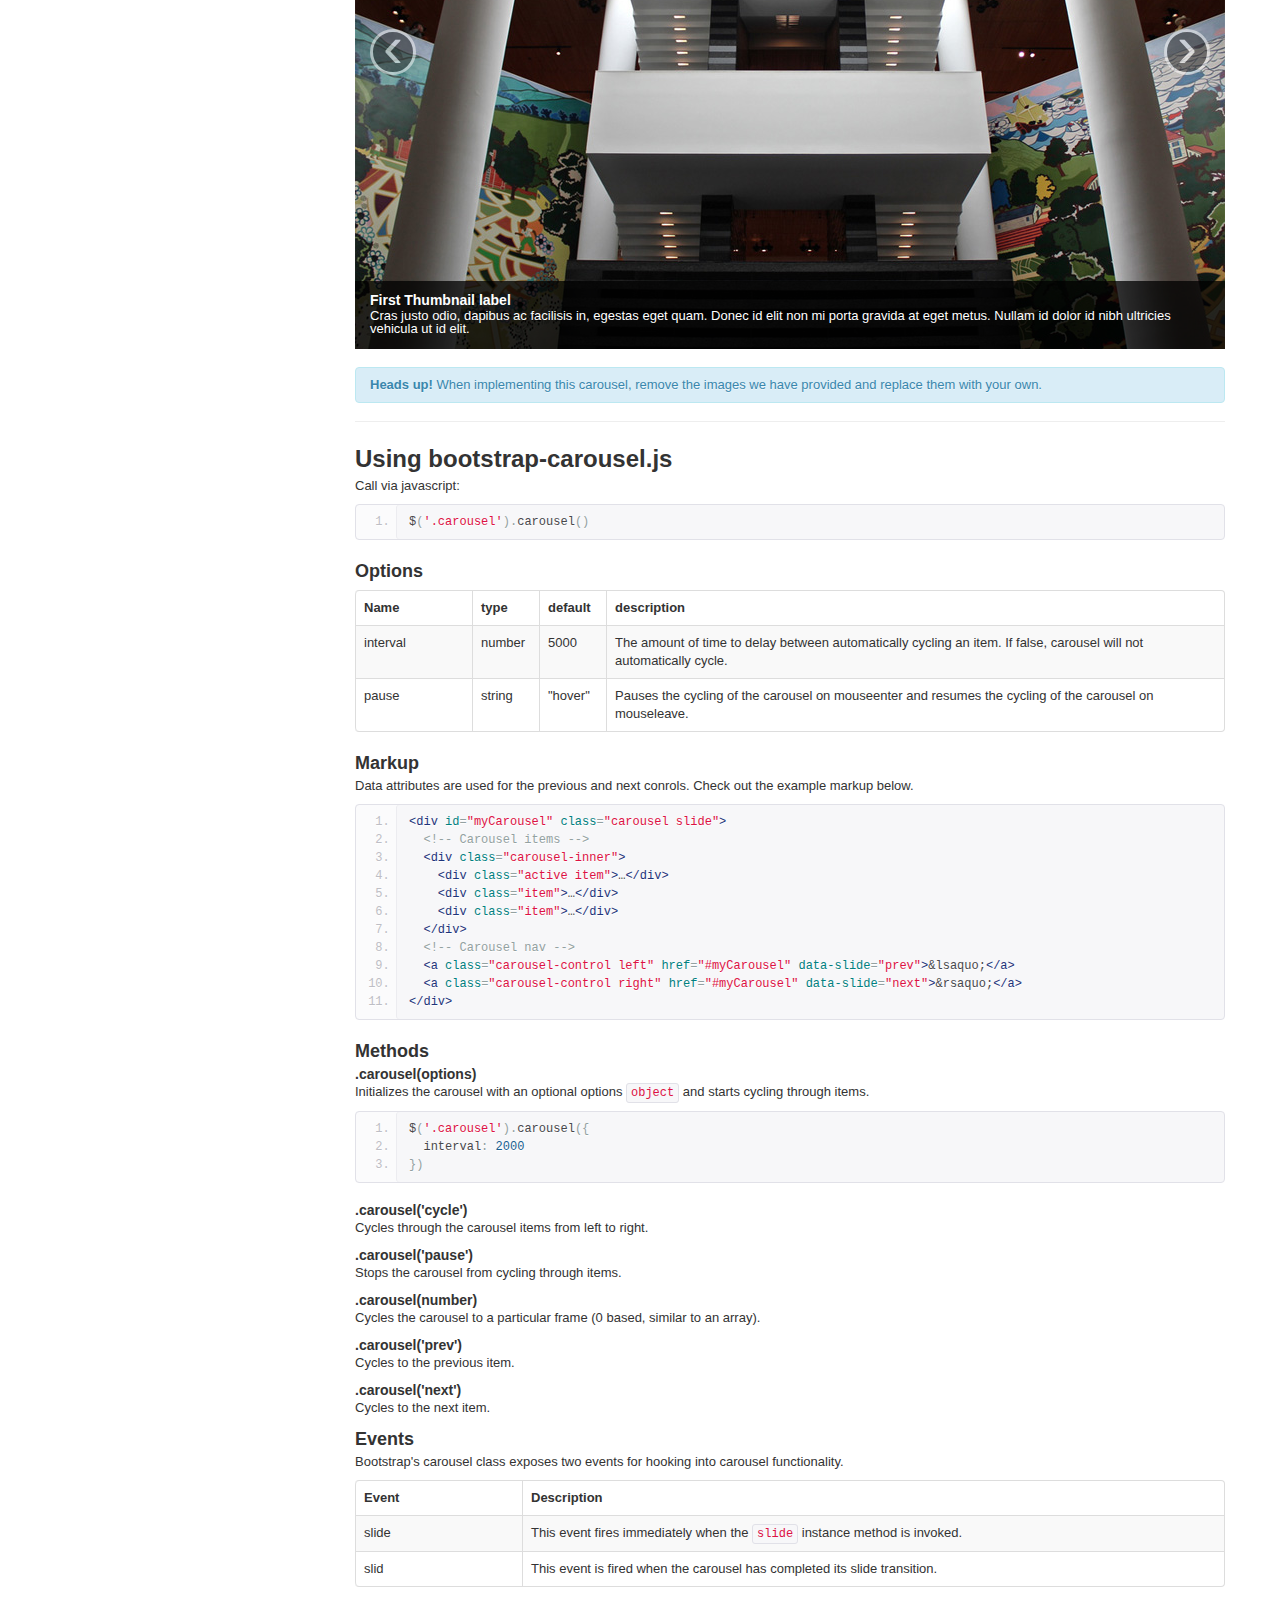
<file: bootstrap/docs/javascript.html>
<!DOCTYPE html>
<html lang="en">
  <head>
    <meta charset="utf-8">
    <title>Javascript · Twitter Bootstrap</title>
    <meta name="viewport" content="width=device-width, initial-scale=1.0">
    <meta name="description" content="">
    <meta name="author" content="">

    <!-- Le styles -->
    <link href="assets/css/bootstrap.css" rel="stylesheet">
    <link href="assets/css/bootstrap-responsive.css" rel="stylesheet">
    <link href="assets/css/docs.css" rel="stylesheet">
    <link href="assets/js/google-code-prettify/prettify.css" rel="stylesheet">

    <!-- Le HTML5 shim, for IE6-8 support of HTML5 elements -->
    <!--[if lt IE 9]>
      <script src="http://html5shim.googlecode.com/svn/trunk/html5.js"></script>
    <![endif]-->

    <!-- Le fav and touch icons -->
    <link rel="shortcut icon" href="assets/ico/favicon.ico">
    <link rel="apple-touch-icon-precomposed" sizes="144x144" href="assets/ico/apple-touch-icon-144-precomposed.png">
    <link rel="apple-touch-icon-precomposed" sizes="114x114" href="assets/ico/apple-touch-icon-114-precomposed.png">
    <link rel="apple-touch-icon-precomposed" sizes="72x72" href="assets/ico/apple-touch-icon-72-precomposed.png">
    <link rel="apple-touch-icon-precomposed" href="assets/ico/apple-touch-icon-57-precomposed.png">

  </head>

  <body data-spy="scroll" data-target=".subnav" data-offset="50">


  <!-- Navbar
    ================================================== -->
    <div class="navbar navbar-fixed-top">
      <div class="navbar-inner">
        <div class="container">
          <button type="button"class="btn btn-navbar" data-toggle="collapse" data-target=".nav-collapse">
            <span class="icon-bar"></span>
            <span class="icon-bar"></span>
            <span class="icon-bar"></span>
          </button>
          <a class="brand" href="./index.html">Bootstrap</a>
          <div class="nav-collapse collapse">
            <ul class="nav">
              <li class="">
                <a href="./index.html">Overview</a>
              </li>
              <li class="">
                <a href="./scaffolding.html">Scaffolding</a>
              </li>
              <li class="">
                <a href="./base-css.html">Base CSS</a>
              </li>
              <li class="">
                <a href="./components.html">Components</a>
              </li>
              <li class="active">
                <a href="./javascript.html">Javascript plugins</a>
              </li>
              <li class="">
                <a href="./less.html">Using LESS</a>
              </li>
              <li class="divider-vertical"></li>
              <li class="">
                <a href="./download.html">Customize</a>
              </li>
              <li class="">
                <a href="./examples.html">Examples</a>
              </li>
            </ul>
          </div>
        </div>
      </div>
    </div>

    <div class="container">

      <!-- Masthead
      ================================================== -->
      <header class="jumbotron subhead" id="overview">
        <h1>Javascript for Bootstrap</h1>
        <p class="lead">Bring Bootstrap's components to life&mdash;now with 12 custom <a href="http://jquery.com/" target="_blank">jQuery</a> plugins.
        <div class="subnav">
          <ul class="nav nav-pills">
            <li><a href="#javascript">All plugins</a></li>
            <li><a href="#modals">Modal</a></li>
            <li><a href="#dropdowns">Dropdown</a></li>
            <li><a href="#scrollspy">Scrollspy</a></li>
            <li><a href="#tabs">Tab</a></li>
            <li><a href="#tooltips">Tooltip</a></li>
            <li><a href="#popovers">Popover</a></li>
            <li><a href="#alerts">Alert</a></li>
            <li><a href="#buttons">Button</a></li>
            <li><a href="#collapse">Collapse</a></li>
            <li><a href="#carousel">Carousel</a></li>
            <li><a href="#typeahead">Typeahead</a></li>
          </ul>
        </div>
      </header>


      <!-- Using Javascript w/ Bootstrap
      ================================================== -->
      <section id="javascript">
        <div class="page-header">
          <h1>jQuery plugins <small>A dozen Bootstrap plugins to get you started</small></h1>
        </div>
      <div class="row">
        <div class="span3">
          <h3><a href="./javascript.html#modals">Modals</a></h3>
          <p>A streamlined, but flexible, take on the traditional javascript modal plugin with only the minimum required functionality and smart defaults.</p>
        </div>
        <div class="span3">
          <h3><a href="./javascript.html#dropdowns">Dropdowns</a></h3>
          <p>Add dropdown menus to nearly anything in Bootstrap with this simple plugin. Bootstrap features full dropdown menu support on in the navbar, tabs, and pills.</p>
        </div>
        <div class="span3">
          <h3><a href="./javascript.html#scrollspy">Scrollspy</a></h3>
          <p>Use scrollspy to automatically update the links in your navbar to show the current active link based on scroll position.</p>
        </div>
        <div class="span3">
          <h3><a href="./javascript.html#tabs">Togglable tabs</a></h3>
          <p>Use this plugin to make tabs and pills more useful by allowing them to toggle through tabbable panes of local content.</p>
        </div>
      </div> <!-- /row -->
      <div class="row">
        <div class="span3">
          <h3><a href="./javascript.html#tooltips">Tooltips</a></h3>
          <p>A new take on the jQuery Tipsy plugin, Tooltips don't rely on images&mdash;they use CSS3 for animations and data-attributes for local title storage.</p>
        </div>
        <div class="span3">
          <h3><a href="./javascript.html#popovers">Popovers</a> <small class="muted">*</small></h3>
          <p>Add small overlays of content, like those on the iPad, to any element for housing secondary information.</p>
          <p class="muted"><strong>*</strong> Requires <a href="#tooltips">Tooltips</a> to be included</p>
        </div>
        <div class="span3">
          <h3><a href="./javascript.html#alerts">Alert messages</a></h3>
          <p>The alert plugin is a tiny class for adding close functionality to alerts.</p>
        </div>
        <div class="span3">
          <h3><a href="./javascript.html#buttons">Buttons</a></h3>
          <p>Do more with buttons. Control button states or create groups of buttons for more components like toolbars.</p>
        </div>
      </div> <!-- /row -->
      <div class="row" style="margin-bottom: 9px;">
        <div class="span3">
          <h3><a href="./javascript.html#collapse">Collapse</a></h3>
          <p>Get base styles and flexible support for collapsible components like accordions and navigation.</p>
        </div>
        <div class="span3">
          <h3><a href="./javascript.html#carousel">Carousel</a></h3>
          <p>Create a merry-go-round of any content you wish to provide an interactive slideshow of content.</p>
        </div>
        <div class="span3">
          <h3><a href="./javascript.html#typeahead">Typeahead</a></h3>
          <p>A basic, easily extended plugin for quickly creating elegant typeaheads with any form text input.</p>
        </div>
        <div class="span3">
          <h3>Transitions <small class="muted">*</small></h3>
          <p>For simple transition effects, include bootstrap-transition.js once to slide in modals or fade out alerts.</p>
          <p class="muted"><strong>*</strong> Required for animation in plugins</p>
        </div>
      </div> <!-- /row -->
      <div class="alert alert-info"><strong>Heads up!</strong> All javascript plugins require the latest version of jQuery.</div>
    </section>



    <!-- Modal
    ================================================== -->
    <section id="modals">
      <div class="page-header">
        <h1>Modals <small>bootstrap-modal.js</small></h1>
      </div>
      <div class="row">
        <div class="span3 columns">
          <h3>About modals</h3>
          <p>A streamlined, but flexible, take on the traditional javascript modal plugin with only the minimum required functionality and smart defaults.</p>
          <a href="assets/js/bootstrap-modal.js" target="_blank" class="btn">Download file</a>
        </div>
        <div class="span9 columns">
          <h2>Static example</h2>
          <p>Below is a statically rendered modal.</p>
          <div class="well modal-example" style="background-color: #888; border: none;">
            <div class="modal" style="position: relative; top: auto; left: auto; margin: 0 auto; z-index: 1; max-width: 100%;">
              <div class="modal-header">
                <button type="button" class="close" data-dismiss="modal">&times;</button>
                <h3>Modal header</h3>
              </div>
              <div class="modal-body">
                <p>One fine body…</p>
              </div>
              <div class="modal-footer">
                <a href="#" class="btn">Close</a>
                <a href="#" class="btn btn-primary">Save changes</a>
              </div>
            </div>
          </div> <!-- /well -->

          <h2>Live demo</h2>
          <p>Toggle a modal via javascript by clicking the button below. It will slide down and fade in from the top of the page.</p>
          <!-- sample modal content -->
          <div id="myModal" class="modal hide fade">
            <div class="modal-header">
              <button type="button" class="close" data-dismiss="modal">&times;</button>
              <h3>Modal Heading</h3>
            </div>
            <div class="modal-body">
              <h4>Text in a modal</h4>
              <p>Duis mollis, est non commodo luctus, nisi erat porttitor ligula, eget lacinia odio sem.</p>

              <h4>Popover in a modal</h4>
              <p>This <a href="#" class="btn popover-test" title="A Title" data-content="And here's some amazing content. It's very engaging. right?">button</a> should trigger a popover on hover.</p>

              <h4>Tooltips in a modal</h4>
              <p><a href="#" class="tooltip-test" title="Tooltip">This link</a> and <a href="#" class="tooltip-test" title="Tooltip">that link</a> should have tooltips on hover.</p>

              <hr>

              <h4>Overflowing text to show optional scrollbar</h4>
              <p>We set a fixed <code>max-height</code> on the <code>.modal-body</code>. Watch it overflow with all this extra lorem ipsum text we've included.</p>
              <p>Cras mattis consectetur purus sit amet fermentum. Cras justo odio, dapibus ac facilisis in, egestas eget quam. Morbi leo risus, porta ac consectetur ac, vestibulum at eros.</p>
              <p>Praesent commodo cursus magna, vel scelerisque nisl consectetur et. Vivamus sagittis lacus vel augue laoreet rutrum faucibus dolor auctor.</p>
              <p>Aenean lacinia bibendum nulla sed consectetur. Praesent commodo cursus magna, vel scelerisque nisl consectetur et. Donec sed odio dui. Donec ullamcorper nulla non metus auctor fringilla.</p>
              <p>Cras mattis consectetur purus sit amet fermentum. Cras justo odio, dapibus ac facilisis in, egestas eget quam. Morbi leo risus, porta ac consectetur ac, vestibulum at eros.</p>
              <p>Praesent commodo cursus magna, vel scelerisque nisl consectetur et. Vivamus sagittis lacus vel augue laoreet rutrum faucibus dolor auctor.</p>
              <p>Aenean lacinia bibendum nulla sed consectetur. Praesent commodo cursus magna, vel scelerisque nisl consectetur et. Donec sed odio dui. Donec ullamcorper nulla non metus auctor fringilla.</p>
            </div>
            <div class="modal-footer">
              <a href="#" class="btn" data-dismiss="modal" >Close</a>
              <a href="#" class="btn btn-primary">Save changes</a>
            </div>
          </div>
          <a data-toggle="modal" href="#myModal" class="btn btn-primary btn-large">Launch demo modal</a>

          <hr>

          <h2>Using bootstrap-modal</h2>
          <p>Call the modal via javascript:</p>
          <pre class="prettyprint linenums">$('#myModal').modal(options)</pre>
          <h3>Options</h3>
          <table class="table table-bordered table-striped">
            <thead>
             <tr>
               <th style="width: 100px;">Name</th>
               <th style="width: 50px;">type</th>
               <th style="width: 50px;">default</th>
               <th>description</th>
             </tr>
            </thead>
            <tbody>
             <tr>
               <td>backdrop</td>
               <td>boolean</td>
               <td>true</td>
               <td>Includes a modal-backdrop element. Alternatively, specify <code>static</code> for a backdrop which doesn't close the modal on click.</td>
             </tr>
             <tr>
               <td>keyboard</td>
               <td>boolean</td>
               <td>true</td>
               <td>Closes the modal when escape key is pressed</td>
             </tr>
             <tr>
               <td>show</td>
               <td>boolean</td>
               <td>true</td>
               <td>Shows the modal when initialized.</td>
             </tr>
            </tbody>
          </table>
          <h3>Markup</h3>
          <p>You can activate modals on your page easily without having to write a single line of javascript. Just set <code>data-toggle="modal"</code> on a controller element with a <code>data-target="#foo"</code> or <code>href="#foo"</code> which corresponds to a modal element id, and when clicked, it will launch your modal.</p>
          <p>Also, to add options to your modal instance, just include them as additional data attributes on either the control element or the modal markup itself.</p>
<pre class="prettyprint linenums">
&lt;a class="btn" data-toggle="modal" href="#myModal" &gt;Launch Modal&lt;/a&gt;
</pre>

<pre class="prettyprint linenums">
&lt;div class="modal hide" id="myModal"&gt;
  &lt;div class="modal-header"&gt;
    &lt;button type="button" class="close" data-dismiss="modal"&gt;&times;&lt;/button&gt;
    &lt;h3&gt;Modal header&lt;/h3&gt;
  &lt;/div&gt;
  &lt;div class="modal-body"&gt;
    &lt;p&gt;One fine body…&lt;/p&gt;
  &lt;/div&gt;
  &lt;div class="modal-footer"&gt;
    &lt;a href="#" class="btn" data-dismiss="modal"&gt;Close&lt;/a&gt;
    &lt;a href="#" class="btn btn-primary"&gt;Save changes&lt;/a&gt;
  &lt;/div&gt;
&lt;/div&gt;
</pre>
          <div class="alert alert-info">
            <strong>Heads up!</strong> If you want your modal to animate in and out, just add a <code>.fade</code> class to the <code>.modal</code> element (refer to the demo to see this in action) and include bootstrap-transition.js.
          </div>
          <h3>Methods</h3>
          <h4>.modal(options)</h4>
          <p>Activates your content as a modal. Accepts an optional options <code>object</code>.</p>
<pre class="prettyprint linenums">
$('#myModal').modal({
  keyboard: false
})</pre>
          <h4>.modal('toggle')</h4>
          <p>Manually toggles a modal.</p>
          <pre class="prettyprint linenums">$('#myModal').modal('toggle')</pre>
          <h4>.modal('show')</h4>
          <p>Manually opens a modal.</p>
          <pre class="prettyprint linenums">$('#myModal').modal('show')</pre>
          <h4>.modal('hide')</h4>
          <p>Manually hides a modal.</p>
          <pre class="prettyprint linenums">$('#myModal').modal('hide')</pre>
          <h3>Events</h3>
          <p>Bootstrap's modal class exposes a few events for hooking into modal functionality.</p>
          <table class="table table-bordered table-striped">
            <thead>
             <tr>
               <th style="width: 150px;">Event</th>
               <th>Description</th>
             </tr>
            </thead>
            <tbody>
             <tr>
               <td>show</td>
               <td>This event fires immediately when the <code>show</code> instance method is called.</td>
             </tr>
             <tr>
               <td>shown</td>
               <td>This event is fired when the modal has been made visible to the user (will wait for css transitions to complete).</td>
             </tr>
             <tr>
               <td>hide</td>
               <td>This event is fired immediately when the <code>hide</code> instance method has been called.</td>
             </tr>
             <tr>
               <td>hidden</td>
               <td>This event is fired when the modal has finished being hidden from the user (will wait for css transitions to complete).</td>
             </tr>
            </tbody>
          </table>

<pre class="prettyprint linenums">
$('#myModal').on('hidden', function () {
  // do something…
})</pre>
        </div>
      </div>
    </section>



    <!-- Dropdown
    ================================================== -->
    <section id="dropdowns">
      <div class="page-header">
        <h1>Dropdowns <small>bootstrap-dropdown.js</small></h1>
      </div>
      <div class="row">
        <div class="span3 columns">
          <h3>About dropdowns</h3>
          <p>Add dropdown menus to nearly anything in Bootstrap with this simple plugin. Bootstrap features full dropdown menu support on in the navbar, tabs, and pills.</p>
          <a href="assets/js/bootstrap-dropdown.js" target="_blank" class="btn">Download file</a>
        </div>
        <div class="span9 columns">
          <h2>Examples</h2>
          <p>Click on the dropdown nav links in the navbar and pills below to test dropdowns.</p>
          <div id="navbar-example" class="navbar navbar-static">
            <div class="navbar-inner">
              <div class="container" style="width: auto;">
                <a class="brand" href="#">Project Name</a>
                <ul class="nav">
                  <li class="dropdown">
                    <a href="#" class="dropdown-toggle" data-toggle="dropdown">Dropdown <b class="caret"></b></a>
                    <ul class="dropdown-menu">
                      <li><a href="#">Action</a></li>
                      <li><a href="#">Another action</a></li>
                      <li><a href="#">Something else here</a></li>
                      <li class="divider"></li>
                      <li><a href="#">Separated link</a></li>
                    </ul>
                  </li>
                  <li class="dropdown">
                    <a href="#" class="dropdown-toggle" data-toggle="dropdown">Dropdown 2 <b class="caret"></b></a>
                    <ul class="dropdown-menu">
                      <li><a href="#">Action</a></li>
                      <li><a href="#">Another action</a></li>
                      <li><a href="#">Something else here</a></li>
                      <li class="divider"></li>
                      <li><a href="#">Separated link</a></li>
                    </ul>
                  </li>
                </ul>
                <ul class="nav pull-right">
                  <li id="fat-menu" class="dropdown">
                    <a href="#" class="dropdown-toggle" data-toggle="dropdown">Dropdown 3 <b class="caret"></b></a>
                    <ul class="dropdown-menu">
                      <li><a href="#">Action</a></li>
                      <li><a href="#">Another action</a></li>
                      <li><a href="#">Something else here</a></li>
                      <li class="divider"></li>
                      <li><a href="#">Separated link</a></li>
                    </ul>
                  </li>
                </ul>
              </div>
            </div>
          </div> <!-- /navbar-example -->

          <ul class="nav nav-pills">
            <li class="active"><a href="#">Regular link</a></li>
            <li class="dropdown">
              <a class="dropdown-toggle" data-toggle="dropdown" href="#">Dropdown <b class="caret"></b></a>
              <ul id="menu1" class="dropdown-menu">
                <li><a href="#">Action</a></li>
                <li><a href="#">Another action</a></li>
                <li><a href="#">Something else here</a></li>
                <li class="divider"></li>
                <li><a href="#">Separated link</a></li>
              </ul>
            </li>
            <li class="dropdown">
              <a class="dropdown-toggle" data-toggle="dropdown" href="#">Dropdown 2 <b class="caret"></b></a>
              <ul id="menu2" class="dropdown-menu">
                <li><a href="#">Action</a></li>
                <li><a href="#">Another action</a></li>
                <li><a href="#">Something else here</a></li>
                <li class="divider"></li>
                <li><a href="#">Separated link</a></li>
              </ul>
            </li>
            <li class="dropdown">
              <a class="dropdown-toggle" data-toggle="dropdown" href="#">Dropdown 3 <b class="caret"></b></a>
              <ul id="menu3" class="dropdown-menu">
                <li><a href="#">Action</a></li>
                <li><a href="#">Another action</a></li>
                <li><a href="#">Something else here</a></li>
                <li class="divider"></li>
                <li><a href="#">Separated link</a></li>
              </ul>
            </li>
          </ul> <!-- /tabs -->

          <hr>

          <h2>Using bootstrap-dropdown.js</h2>
          <p>Call the dropdowns via javascript:</p>
          <pre class="prettyprint linenums">$('.dropdown-toggle').dropdown()</pre>
          <h3>Markup</h3>
          <p>To quickly add dropdown functionality to any element just add <code>data-toggle="dropdown"</code> and any valid bootstrap dropdown will automatically be activated.</p>
          <div class="alert alert-info">
            <strong>Heads up!</strong> You may optionally target a specific dropdown by using <code>data-target="#fat"</code> or <code>href="#fat"</code>.
          </div>

<pre class="prettyprint linenums">
&lt;ul class="nav nav-pills"&gt;
  &lt;li class="active"&gt;&lt;a href="#"&gt;Regular link&lt;/a&gt;&lt;/li&gt;
  &lt;li class="dropdown" id="menu1"&gt;
    &lt;a class="dropdown-toggle" data-toggle="dropdown" href="#menu1"&gt;
      Dropdown
      &lt;b class="caret"&gt;&lt;/b&gt;
    &lt;/a&gt;
    &lt;ul class="dropdown-menu"&gt;
      &lt;li&gt;&lt;a href="#"&gt;Action&lt;/a&gt;&lt;/li&gt;
      &lt;li&gt;&lt;a href="#"&gt;Another action&lt;/a&gt;&lt;/li&gt;
      &lt;li&gt;&lt;a href="#"&gt;Something else here&lt;/a&gt;&lt;/li&gt;
      &lt;li class="divider"&gt;&lt;/li&gt;
      &lt;li&gt;&lt;a href="#"&gt;Separated link&lt;/a&gt;&lt;/li&gt;
    &lt;/ul&gt;
  &lt;/li&gt;
  ...
&lt;/ul&gt;</pre>
          <p>To keep URLs intact, use the <code>data-target</code> attribute instead of <code>href="#"</code>.</p>
<pre class="prettyprint linenums">
&lt;ul class="nav nav-pills"&gt;
  &lt;li class="dropdown"&gt;
    &lt;a class="dropdown-toggle" data-toggle="dropdown" data-target="#" href="path/to/page.html"&gt;
      Dropdown
      &lt;b class="caret"&gt;&lt;/b&gt;
    &lt;/a&gt;
    &lt;ul class="dropdown-menu"&gt;
      ...
    &lt;/ul&gt;
  &lt;/li&gt;
&lt;/ul&gt;
</pre>
          <h3>Methods</h3>
          <h4>$().dropdown()</h4>
          <p>A programatic api for activating menus for a given navbar or tabbed navigation.</p>
        </div>
      </div>
    </section>



   <!-- ScrollSpy
    ================================================== -->
    <section id="scrollspy">
      <div class="page-header">
        <h1>ScrollSpy <small>bootstrap-scrollspy.js</small></h1>
      </div>
      <div class="row">
        <div class="span3 columns">
          <p>The ScrollSpy plugin is for automatically updating nav targets based on scroll position.</p>
          <a href="assets/js/bootstrap-scrollspy.js" target="_blank" class="btn">Download file</a>
        </div>
        <div class="span9 columns">
          <h2>Example navbar with scrollspy</h2>
          <p>Scroll the area below and watch the navigation update. The dropdown sub items will be highlighted as well. Try it!</p>
          <div id="navbarExample" class="navbar navbar-static">
            <div class="navbar-inner">
              <div class="container" style="width: auto;">
                <a class="brand" href="#">Project Name</a>
                <ul class="nav">
                  <li><a href="#fat">@fat</a></li>
                  <li><a href="#mdo">@mdo</a></li>
                  <li class="dropdown">
                    <a href="#" class="dropdown-toggle" data-toggle="dropdown">Dropdown <b class="caret"></b></a>
                    <ul class="dropdown-menu">
                      <li><a href="#one">one</a></li>
                      <li><a href="#two">two</a></li>
                      <li class="divider"></li>
                      <li><a href="#three">three</a></li>
                    </ul>
                  </li>
                </ul>
              </div>
            </div>
          </div>
          <div data-spy="scroll" data-target="#navbarExample" data-offset="0" class="scrollspy-example">
            <h4 id="fat">@fat</h4>
            <p>
            Ad leggings keytar, brunch id art party dolor labore. Pitchfork yr enim lo-fi before they sold out qui. Tumblr farm-to-table bicycle rights whatever. Anim keffiyeh carles cardigan. Velit seitan mcsweeney's photo booth 3 wolf moon irure. Cosby sweater lomo jean shorts, williamsburg hoodie minim qui you probably haven't heard of them et cardigan trust fund culpa biodiesel wes anderson aesthetic. Nihil tattooed accusamus, cred irony biodiesel keffiyeh artisan ullamco consequat.
            </p>
            <h4 id="mdo">@mdo</h4>
            <p>
            Veniam marfa mustache skateboard, adipisicing fugiat velit pitchfork beard. Freegan beard aliqua cupidatat mcsweeney's vero. Cupidatat four loko nisi, ea helvetica nulla carles. Tattooed cosby sweater food truck, mcsweeney's quis non freegan vinyl. Lo-fi wes anderson +1 sartorial. Carles non aesthetic exercitation quis gentrify. Brooklyn adipisicing craft beer vice keytar deserunt.
            </p>
            <h4 id="one">one</h4>
            <p>
            Occaecat commodo aliqua delectus. Fap craft beer deserunt skateboard ea. Lomo bicycle rights adipisicing banh mi, velit ea sunt next level locavore single-origin coffee in magna veniam. High life id vinyl, echo park consequat quis aliquip banh mi pitchfork. Vero VHS est adipisicing. Consectetur nisi DIY minim messenger bag. Cred ex in, sustainable delectus consectetur fanny pack iphone.
            </p>
            <h4 id="two">two</h4>
            <p>
            In incididunt echo park, officia deserunt mcsweeney's proident master cleanse thundercats sapiente veniam. Excepteur VHS elit, proident shoreditch +1 biodiesel laborum craft beer. Single-origin coffee wayfarers irure four loko, cupidatat terry richardson master cleanse. Assumenda you probably haven't heard of them art party fanny pack, tattooed nulla cardigan tempor ad. Proident wolf nesciunt sartorial keffiyeh eu banh mi sustainable. Elit wolf voluptate, lo-fi ea portland before they sold out four loko. Locavore enim nostrud mlkshk brooklyn nesciunt.
            </p>
            <h4 id="three">three</h4>
            <p>
            Ad leggings keytar, brunch id art party dolor labore. Pitchfork yr enim lo-fi before they sold out qui. Tumblr farm-to-table bicycle rights whatever. Anim keffiyeh carles cardigan. Velit seitan mcsweeney's photo booth 3 wolf moon irure. Cosby sweater lomo jean shorts, williamsburg hoodie minim qui you probably haven't heard of them et cardigan trust fund culpa biodiesel wes anderson aesthetic. Nihil tattooed accusamus, cred irony biodiesel keffiyeh artisan ullamco consequat.
            </p>
            <p>Keytar twee blog, culpa messenger bag marfa whatever delectus food truck. Sapiente synth id assumenda. Locavore sed helvetica cliche irony, thundercats you probably haven't heard of them consequat hoodie gluten-free lo-fi fap aliquip. Labore elit placeat before they sold out, terry richardson proident brunch nesciunt quis cosby sweater pariatur keffiyeh ut helvetica artisan. Cardigan craft beer seitan readymade velit. VHS chambray laboris tempor veniam. Anim mollit minim commodo ullamco thundercats.
            </p>
          </div>
          <hr>
          <h2>Using bootstrap-scrollspy.js</h2>
          <p>Call the scrollspy via javascript:</p>
          <pre class="prettyprint linenums">$('#navbar').scrollspy()</pre>
          <h3>Markup</h3>
          <p>To easily add scrollspy behavior to your topbar navigation, just add <code>data-spy="scroll"</code> to the element you want to spy on (most typically this would be the body).</p>
          <pre class="prettyprint linenums">&lt;body data-spy="scroll" &gt;...&lt;/body&gt;</pre>
          <div class="alert alert-info">
            <strong>Heads up!</strong>
            Navbar links must have resolvable id targets. For example, a <code>&lt;a href="#home"&gt;home&lt;/a&gt;</code> must correspond to something in the dom like <code>&lt;div id="home"&gt;&lt;/div&gt;</code>.
          </div>
          <h3>Methods</h3>
          <h4>.scrollspy('refresh')</h4>
          <p>When using scrollspy in conjunction with adding or removing of elements from the DOM, you'll need to call the refresh method like so:</p>
<pre class="prettyprint linenums">
$('[data-spy="scroll"]').each(function () {
  var $spy = $(this).scrollspy('refresh')
});
</pre>
          <h3>Options</h3>
          <table class="table table-bordered table-striped">
            <thead>
             <tr>
               <th style="width: 100px;">Name</th>
               <th style="width: 100px;">type</th>
               <th style="width: 50px;">default</th>
               <th>description</th>
             </tr>
            </thead>
            <tbody>
             <tr>
               <td>offset</td>
               <td>number</td>
               <td>10</td>
               <td>Pixels to offset from top when calculating position of scroll.</td>
             </tr>
            </tbody>
          </table>
           <h3>Events</h3>
          <table class="table table-bordered table-striped">
            <thead>
             <tr>
               <th style="width: 150px;">Event</th>
               <th>Description</th>
             </tr>
            </thead>
            <tbody>
             <tr>
               <td>activate</td>
               <td>This event fires whenever a new item becomes activated by the scrollspy.</td>
            </tr>
            </tbody>
          </table>
        </div>
      </div>
    </section>



    <!-- Tabs
    ================================================== -->
    <section id="tabs">
      <div class="page-header">
        <h1>Togglable tabs <small>bootstrap-tab.js</small></h1>
      </div>
      <div class="row">
        <div class="span3 columns">
          <p>This plugin adds quick, dynamic tab and pill functionality for transitioning through local content.</p>
          <a href="assets/js/bootstrap-tab.js" target="_blank" class="btn">Download file</a>
        </div>
        <div class="span9 columns">
          <h2>Example tabs</h2>
          <p>Click the tabs below to toggle between hidden panes, even via dropdown menus.</p>
          <ul id="myTab" class="nav nav-tabs">
            <li class="active"><a href="#home" data-toggle="tab">Home</a></li>
            <li><a href="#profile" data-toggle="tab">Profile</a></li>
            <li class="dropdown">
              <a href="#" class="dropdown-toggle" data-toggle="dropdown">Dropdown <b class="caret"></b></a>
              <ul class="dropdown-menu">
                <li><a href="#dropdown1" data-toggle="tab">@fat</a></li>
                <li><a href="#dropdown2" data-toggle="tab">@mdo</a></li>
              </ul>
            </li>
          </ul>
          <div id="myTabContent" class="tab-content">
            <div class="tab-pane fade in active" id="home">
              <p>Raw denim you probably haven't heard of them jean shorts Austin. Nesciunt tofu stumptown aliqua, retro synth master cleanse. Mustache cliche tempor, williamsburg carles vegan helvetica. Reprehenderit butcher retro keffiyeh dreamcatcher synth. Cosby sweater eu banh mi, qui irure terry richardson ex squid. Aliquip placeat salvia cillum iphone. Seitan aliquip quis cardigan american apparel, butcher voluptate nisi qui.</p>
            </div>
            <div class="tab-pane fade" id="profile">
              <p>Food truck fixie locavore, accusamus mcsweeney's marfa nulla single-origin coffee squid. Exercitation +1 labore velit, blog sartorial PBR leggings next level wes anderson artisan four loko farm-to-table craft beer twee. Qui photo booth letterpress, commodo enim craft beer mlkshk aliquip jean shorts ullamco ad vinyl cillum PBR. Homo nostrud organic, assumenda labore aesthetic magna delectus mollit. Keytar helvetica VHS salvia yr, vero magna velit sapiente labore stumptown. Vegan fanny pack odio cillum wes anderson 8-bit, sustainable jean shorts beard ut DIY ethical culpa terry richardson biodiesel. Art party scenester stumptown, tumblr butcher vero sint qui sapiente accusamus tattooed echo park.</p>
            </div>
            <div class="tab-pane fade" id="dropdown1">
              <p>Etsy mixtape wayfarers, ethical wes anderson tofu before they sold out mcsweeney's organic lomo retro fanny pack lo-fi farm-to-table readymade. Messenger bag gentrify pitchfork tattooed craft beer, iphone skateboard locavore carles etsy salvia banksy hoodie helvetica. DIY synth PBR banksy irony. Leggings gentrify squid 8-bit cred pitchfork. Williamsburg banh mi whatever gluten-free, carles pitchfork biodiesel fixie etsy retro mlkshk vice blog. Scenester cred you probably haven't heard of them, vinyl craft beer blog stumptown. Pitchfork sustainable tofu synth chambray yr.</p>
            </div>
            <div class="tab-pane fade" id="dropdown2">
              <p>Trust fund seitan letterpress, keytar raw denim keffiyeh etsy art party before they sold out master cleanse gluten-free squid scenester freegan cosby sweater. Fanny pack portland seitan DIY, art party locavore wolf cliche high life echo park Austin. Cred vinyl keffiyeh DIY salvia PBR, banh mi before they sold out farm-to-table VHS viral locavore cosby sweater. Lomo wolf viral, mustache readymade thundercats keffiyeh craft beer marfa ethical. Wolf salvia freegan, sartorial keffiyeh echo park vegan.</p>
            </div>
          </div>
          <hr>
          <h2>Using bootstrap-tab.js</h2>
          <p>Enable tabbable tabs via javascript (each tab needs to be activated individually):</p>
          <pre class="prettyprint linenums">
$('#myTab a').click(function (e) {
  e.preventDefault();
  $(this).tab('show');
})</pre>
          <p>You can activate individual tabs in several ways:</p>
<pre class="prettyprint linenums">
$('#myTab a[href="#profile"]').tab('show'); // Select tab by name
$('#myTab a:first').tab('show'); // Select first tab
$('#myTab a:last').tab('show'); // Select last tab
$('#myTab li:eq(2) a').tab('show'); // Select third tab (0-indexed)
</pre>
          <h3>Markup</h3>
          <p>You can activate a tab or pill navigation without writing any javascript by simply specifying <code>data-toggle="tab"</code> or <code>data-toggle="pill"</code> on an element. Adding the <code>nav</code> and <code>nav-tabs</code> classes to the tab <code>ul</code> will apply the bootstrap tab styling.</p>
<pre class="prettyprint linenums">
&lt;ul class="nav nav-tabs"&gt;
  &lt;li&gt;&lt;a href="#home" data-toggle="tab"&gt;Home&lt;/a&gt;&lt;/li&gt;
  &lt;li&gt;&lt;a href="#profile" data-toggle="tab"&gt;Profile&lt;/a&gt;&lt;/li&gt;
  &lt;li&gt;&lt;a href="#messages" data-toggle="tab"&gt;Messages&lt;/a&gt;&lt;/li&gt;
  &lt;li&gt;&lt;a href="#settings" data-toggle="tab"&gt;Settings&lt;/a&gt;&lt;/li&gt;
&lt;/ul&gt;</pre>
          <h3>Methods</h3>
          <h4>$().tab</h4>
          <p>
            Activates a tab element and content container. Tab should have either a <code>data-target</code> or an <code>href</code> targeting a container node in the DOM.
          </p>
<pre class="prettyprint linenums">
&lt;ul class="nav nav-tabs" id="myTab"&gt;
  &lt;li class="active"&gt;&lt;a href="#home"&gt;Home&lt;/a&gt;&lt;/li&gt;
  &lt;li&gt;&lt;a href="#profile"&gt;Profile&lt;/a&gt;&lt;/li&gt;
  &lt;li&gt;&lt;a href="#messages"&gt;Messages&lt;/a&gt;&lt;/li&gt;
  &lt;li&gt;&lt;a href="#settings"&gt;Settings&lt;/a&gt;&lt;/li&gt;
&lt;/ul&gt;

&lt;div class="tab-content"&gt;
  &lt;div class="tab-pane active" id="home"&gt;...&lt;/div&gt;
  &lt;div class="tab-pane" id="profile"&gt;...&lt;/div&gt;
  &lt;div class="tab-pane" id="messages"&gt;...&lt;/div&gt;
  &lt;div class="tab-pane" id="settings"&gt;...&lt;/div&gt;
&lt;/div&gt;

&lt;script&gt;
  $(function () {
    $('#myTab a:last').tab('show');
  })
&lt;/script&gt;</pre>
          <h3>Events</h3>
          <table class="table table-bordered table-striped">
            <thead>
             <tr>
               <th style="width: 150px;">Event</th>
               <th>Description</th>
             </tr>
            </thead>
            <tbody>
             <tr>
               <td>show</td>
               <td>This event fires on tab show, but before the new tab has been shown. Use <code>event.target</code> and <code>event.relatedTarget</code> to target the active tab and the previous active tab (if available) respectively.</td>
            </tr>
            <tr>
               <td>shown</td>
               <td>This event fires on tab show after a tab has been shown. Use <code>event.target</code> and <code>event.relatedTarget</code> to target the active tab and the previous active tab (if available) respectively.</td>
             </tr>
            </tbody>
          </table>

          <pre class="prettyprint linenums">
$('a[data-toggle="tab"]').on('shown', function (e) {
  e.target // activated tab
  e.relatedTarget // previous tab
})</pre>
       </div>
      </div>
    </section>


    <!-- Tooltips
    ================================================== -->
    <section id="tooltips">
      <div class="page-header">
        <h1>Tooltips <small>bootstrap-tooltip.js</small></h1>
      </div>
      <div class="row">
        <div class="span3 columns">
          <h3>About Tooltips</h3>
          <p>Inspired by the excellent jQuery.tipsy plugin written by Jason Frame; Tooltips are an updated version, which don't rely on images, use css3 for animations, and data-attributes for local title storage.</p>
          <a href="assets/js/bootstrap-tooltip.js" target="_blank" class="btn">Download file</a>
        </div>
        <div class="span9 columns">
          <h2>Example use of Tooltips</h2>
          <p>Hover over the links below to see tooltips:</p>
          <div class="tooltip-demo well">
            <p class="muted" style="margin-bottom: 0;">Tight pants next level keffiyeh <a href="#" rel="tooltip" title="first tooltip">you probably</a> haven't heard of them. Photo booth beard raw denim letterpress vegan messenger bag stumptown. Farm-to-table seitan, mcsweeney's fixie sustainable quinoa 8-bit american apparel <a href="#" rel="tooltip" title="Another tooltip">have a</a> terry richardson vinyl chambray. Beard stumptown, cardigans banh mi lomo thundercats. Tofu biodiesel williamsburg marfa, four loko mcsweeney's cleanse vegan chambray. A really ironic artisan <a href="#" rel="tooltip" title="Another one here too">whatever keytar</a>, scenester farm-to-table banksy Austin <a href="#" rel="tooltip" title="The last tip!">twitter handle</a> freegan cred raw denim single-origin coffee viral.
            </p>
          </div>
          <hr>
          <h2>Using bootstrap-tooltip.js</h2>
          <p>Trigger the tooltip via javascript:</p>
          <pre class="prettyprint linenums">$('#example').tooltip(options)</pre>
          <h3>Options</h3>
          <table class="table table-bordered table-striped">
            <thead>
             <tr>
               <th style="width: 100px;">Name</th>
               <th style="width: 100px;">type</th>
               <th style="width: 50px;">default</th>
               <th>description</th>
             </tr>
            </thead>
            <tbody>
             <tr>
               <td>animation</td>
               <td>boolean</td>
               <td>true</td>
               <td>apply a css fade transition to the tooltip</td>
             </tr>
             <tr>
               <td>placement</td>
               <td>string|function</td>
               <td>'top'</td>
               <td>how to position the tooltip - top | bottom | left | right</td>
             </tr>
             <tr>
               <td>selector</td>
               <td>string</td>
               <td>false</td>
               <td>If a selector is provided, tooltip objects will be delegated to the specified targets.</td>
             </tr>
             <tr>
               <td>title</td>
               <td>string | function</td>
               <td>''</td>
               <td>default title value if `title` tag isn't present</td>
             </tr>
             <tr>
               <td>trigger</td>
               <td>string</td>
               <td>'hover'</td>
               <td>how tooltip is triggered - hover | focus | manual</td>
             </tr>
             <tr>
               <td>delay</td>
               <td>number | object</td>
               <td>0</td>
               <td>
                <p>delay showing and hiding the tooltip (ms) - does not apply to manual trigger type</p>
                <p>If a number is supplied, delay is applied to both hide/show</p>
                <p>Object structure is: <code>delay: { show: 500, hide: 100 }</code></p>
               </td>
             </tr>
            </tbody>
          </table>
          <div class="alert alert-info">
            <strong>Heads up!</strong>
            Options for individual tooltips can alternatively be specified through the use of data attributes.
          </div>
          <h3>Markup</h3>
          <p>For performance reasons, the Tooltip and Popover data-apis are opt in. If you would like to use them just specify a selector option.</p>
<pre class="prettyprint linenums">
&lt;a href="#" rel="tooltip" title="first tooltip"&gt;hover over me&lt;/a&gt;
</pre>
          <h3>Methods</h3>
          <h4>$().tooltip(options)</h4>
          <p>Attaches a tooltip handler to an element collection.</p>
          <h4>.tooltip('show')</h4>
          <p>Reveals an element's tooltip.</p>
          <pre class="prettyprint linenums">$('#element').tooltip('show')</pre>
          <h4>.tooltip('hide')</h4>
          <p>Hides an element's tooltip.</p>
          <pre class="prettyprint linenums">$('#element').tooltip('hide')</pre>
          <h4>.tooltip('toggle')</h4>
          <p>Toggles an element's tooltip.</p>
          <pre class="prettyprint linenums">$('#element').tooltip('toggle')</pre>
        </div>
      </div>
    </section>



    <!-- Popovers
    ================================================== -->
    <section id="popovers">
      <div class="page-header">
        <h1>Popovers <small>bootstrap-popover.js</small></h1>
      </div>
      <div class="row">
        <div class="span3 columns">
          <h3>About popovers</h3>
          <p>Add small overlays of content, like those on the iPad, to any element for housing secondary information.</p>
          <p class="muted"><strong>*</strong> Requires <a href="#tooltips">Tooltip</a> to be included</p>
          <a href="assets/js/bootstrap-popover.js" target="_blank" class="btn">Download file</a>
        </div>
        <div class="span9 columns">
          <h2>Example hover popover</h2>
          <p>Hover over the button to trigger the popover.</p>
          <div class="well">
            <a href="#" class="btn btn-danger" rel="popover" title="A Title" data-content="And here's some amazing content. It's very engaging. right?">hover for popover</a>
          </div>
          <hr>
          <h2>Using bootstrap-popover.js</h2>
          <p>Enable popovers via javascript:</p>
          <pre class="prettyprint linenums">$('#example').popover(options)</pre>
          <h3>Options</h3>
          <table class="table table-bordered table-striped">
            <thead>
             <tr>
               <th style="width: 100px;">Name</th>
               <th style="width: 100px;">type</th>
               <th style="width: 50px;">default</th>
               <th>description</th>
             </tr>
            </thead>
            <tbody>
             <tr>
               <td>animation</td>
               <td>boolean</td>
               <td>true</td>
               <td>apply a css fade transition to the tooltip</td>
             </tr>
             <tr>
               <td>placement</td>
               <td>string|function</td>
               <td>'right'</td>
               <td>how to position the popover - top | bottom | left | right</td>
             </tr>
             <tr>
               <td>selector</td>
               <td>string</td>
               <td>false</td>
               <td>if a selector is provided, tooltip objects will be delegated to the specified targets</td>
             </tr>
             <tr>
               <td>trigger</td>
               <td>string</td>
               <td>'hover'</td>
               <td>how tooltip is triggered - hover | focus | manual</td>
             </tr>
             <tr>
               <td>title</td>
               <td>string | function</td>
               <td>''</td>
               <td>default title value if `title` attribute isn't present</td>
             </tr>
             <tr>
               <td>content</td>
               <td>string | function</td>
               <td>''</td>
               <td>default content value if `data-content` attribute isn't present</td>
             </tr>
             <tr>
               <td>delay</td>
               <td>number | object</td>
               <td>0</td>
               <td>
                <p>delay showing and hiding the popover (ms) - does not apply to manual trigger type</p>
                <p>If a number is supplied, delay is applied to both hide/show</p>
                <p>Object structure is: <code>delay: { show: 500, hide: 100 }</code></p>
               </td>
             </tr>
            </tbody>
          </table>
          <div class="alert alert-info">
            <strong>Heads up!</strong>
            Options for individual popovers can alternatively be specified through the use of data attributes.
          </div>
          <h3>Markup</h3>
          <p>
          For performance reasons, the Tooltip and Popover data-apis are opt in. If you would like to use them just specify a selector option.
          </p>
          <h3>Methods</h3>
          <h4>$().popover(options)</h4>
          <p>Initializes popovers for an element collection.</p>
          <h4>.popover('show')</h4>
          <p>Reveals an elements popover.</p>
          <pre class="prettyprint linenums">$('#element').popover('show')</pre>
          <h4>.popover('hide')</h4>
          <p>Hides an elements popover.</p>
          <pre class="prettyprint linenums">$('#element').popover('hide')</pre>
          <h4>.popover('toggle')</h4>
          <p>Toggles an elements popover.</p>
          <pre class="prettyprint linenums">$('#element').popover('toggle')</pre>
        </div>
      </div>
    </section>



    <!-- Alert
    ================================================== -->
    <section id="alerts">
      <div class="page-header">
        <h1>Alert messages <small>bootstrap-alert.js</small></h1>
      </div>
      <div class="row">
        <div class="span3 columns">
          <h3>About alerts</h3>
          <p>The alert plugin is a tiny class for adding close functionality to alerts.</p>
          <a href="assets/js/bootstrap-alert.js" target="_blank" class="btn">Download</a>
        </div>
        <div class="span9 columns">
          <h2>Example alerts</h2>
          <p>The alerts plugin works on regular alert messages, and block messages.</p>
          <div class="alert fade in">
            <button type="button" class="close" data-dismiss="alert">&times;</button>
            <strong>Holy guacamole!</strong> Best check yo self, you're not looking too good.
          </div>
          <div class="alert alert-block alert-error fade in">
            <button type="button" class="close" data-dismiss="alert">&times;</button>
            <h4 class="alert-heading">Oh snap! You got an error!</h4>
            <p>Change this and that and try again. Duis mollis, est non commodo luctus, nisi erat porttitor ligula, eget lacinia odio sem nec elit. Cras mattis consectetur purus sit amet fermentum.</p>
            <p>
              <a class="btn btn-danger" href="#">Take this action</a> <a class="btn" href="#">Or do this</a>
            </p>
          </div>
          <hr>
          <h2>Using bootstrap-alert.js</h2>
          <p>Enable dismissal of an alert via javascript:</p>
          <pre class="prettyprint linenums">$(".alert").alert()</pre>
          <h3>Markup</h3>
          <p>Just add <code>data-dismiss="alert"</code> to your close button to automatically give an alert close functionality.</p>
          <pre class="prettyprint linenums">&lt;a class="close" data-dismiss="alert" href="#"&gt;&amp;times;&lt;/a&gt;</pre>
          <h3>Methods</h3>
          <h4>$().alert()</h4>
          <p>Wraps all alerts with close functionality. To have your alerts animate out when closed, make sure they have the <code>.fade</code> and <code>.in</code> class already applied to them.</p>
          <h4>.alert('close')</h4>
          <p>Closes an alert.</p>
          <pre class="prettyprint linenums">$(".alert").alert('close')</pre>
          <h3>Events</h3>
          <p>Bootstrap's alert class exposes a few events for hooking into alert functionality.</p>
          <table class="table table-bordered table-striped">
            <thead>
             <tr>
               <th style="width: 150px;">Event</th>
               <th>Description</th>
             </tr>
            </thead>
            <tbody>
             <tr>
               <td>close</td>
               <td>This event fires immediately when the <code>close</code> instance method is called.</td>
             </tr>
             <tr>
               <td>closed</td>
               <td>This event is fired when the alert has been closed (will wait for css transitions to complete).</td>
             </tr>
            </tbody>
          </table>
<pre class="prettyprint linenums">
$('#my-alert').bind('closed', function () {
  // do something…
})</pre>
        </div>
      </div>
    </section>



    <!-- Buttons
    ================================================== -->
    <section id="buttons">
      <div class="page-header">
        <h1>Buttons <small>bootstrap-button.js</small></h1>
      </div>
      <div class="row">
        <div class="span3 columns">
          <h3>About</h3>
          <p>Do more with buttons. Control button states or create groups of buttons for more components like toolbars.</p>
          <a href="assets/js/bootstrap-button.js" target="_blank" class="btn">Download file</a>
        </div>
        <div class="span9 columns">
          <h2>Example uses</h2>
          <p>Use the buttons plugin for states and toggles.</p>
          <table class="table table-bordered table-striped">
            <tbody>
             <tr>
               <td>Stateful</td>
               <td>
                  <button id="fat-btn" data-loading-text="loading..." class="btn btn-primary">
                    Loading State
                  </button>
                </td>
             </tr>
             <tr>
               <td>Single toggle</td>
               <td>
                  <button class="btn btn-primary" data-toggle="button">Single Toggle</button>
                </td>
             </tr>
             <tr>
               <td>Checkbox</td>
               <td>
                  <div class="btn-group" data-toggle="buttons-checkbox">
                    <button class="btn btn-primary">Left</button>
                    <button class="btn btn-primary">Middle</button>
                    <button class="btn btn-primary">Right</button>
                  </div>
               </td>
             </tr>
             <tr>
               <td>Radio</td>
               <td>
                  <div class="btn-group" data-toggle="buttons-radio">
                    <button class="btn btn-primary">Left</button>
                    <button class="btn btn-primary">Middle</button>
                    <button class="btn btn-primary">Right</button>
                  </div>
               </td>
             </tr>
            </tbody>
          </table>
          <hr>
          <h2>Using bootstrap-button.js</h2>
          <p>Enable buttons via javascript:</p>
          <pre class="prettyprint linenums">$('.nav-tabs').button()</pre>
            <h3>Markup</h3>
          <p>Data attributes are integral to the button plugin. Check out the example code below for the various markup types.</p>
<pre class="prettyprint linenums">
&lt;!-- Add data-toggle="button" to activate toggling on a single button --&gt;
&lt;button class="btn" data-toggle="button"&gt;Single Toggle&lt;/button&gt;

&lt;!-- Add data-toggle="buttons-checkbox" for checkbox style toggling on btn-group --&gt;
&lt;div class="btn-group" data-toggle="buttons-checkbox"&gt;
  &lt;button class="btn"&gt;Left&lt;/button&gt;
  &lt;button class="btn"&gt;Middle&lt;/button&gt;
  &lt;button class="btn"&gt;Right&lt;/button&gt;
&lt;/div&gt;

&lt;!-- Add data-toggle="buttons-radio" for radio style toggling on btn-group --&gt;
&lt;div class="btn-group" data-toggle="buttons-radio"&gt;
  &lt;button class="btn"&gt;Left&lt;/button&gt;
  &lt;button class="btn"&gt;Middle&lt;/button&gt;
  &lt;button class="btn"&gt;Right&lt;/button&gt;
&lt;/div&gt;
</pre>
          <h3>Methods</h3>
          <h4>$().button('toggle')</h4>
          <p>Toggles push state. Gives the button the appearance that it has been activated.</p>
          <div class="alert alert-info">
            <strong>Heads up!</strong>
            You can enable auto toggling of a button by using the <code>data-toggle</code> attribute.
          </div>
          <pre class="prettyprint linenums">&lt;button class="btn" data-toggle="button" &gt;…&lt;/button&gt;</pre>
          <h4>$().button('loading')</h4>
          <p>Sets button state to loading - disables button and swaps text to loading text. Loading text should be defined on the button element using the data attribute <code>data-loading-text</code>.
          </p>
          <pre class="prettyprint linenums">&lt;button class="btn" data-loading-text="loading stuff..." &gt;...&lt;/button&gt;</pre>
          <div class="alert alert-info">
            <strong>Heads up!</strong>
            <a href="https://github.com/twitter/bootstrap/issues/793">Firefox persists the disabled state across page loads</a>. A workaround for this is to use <code>autocomplete="off"</code>.
          </div>
          <h4>$().button('reset')</h4>
          <p>Resets button state - swaps text to original text.</p>
          <h4>$().button(string)</h4>
          <p>Resets button state - swaps text to any data defined text state.</p>
<pre class="prettyprint linenums">&lt;button class="btn" data-complete-text="finished!" &gt;...&lt;/button&gt;
&lt;script&gt;
  $('.btn').button('complete')
&lt;/script&gt;</pre>
        </div>
      </div>
    </section>



    <!-- Collapse
    ================================================== -->
    <section id="collapse">
      <div class="page-header">
        <h1>Collapse <small>bootstrap-collapse.js</small></h1>
      </div>
      <div class="row">
        <div class="span3 columns">
          <h3>About</h3>
          <p>Get base styles and flexible support for collapsible components like accordions and navigation.</p>
          <a href="assets/js/bootstrap-collapse.js" target="_blank" class="btn">Download file</a>
          <p class="muted"><strong>*</strong> Requires the Transitions plugin to be included.</p>
       </div>
        <div class="span9 columns">
          <h2>Example accordion</h2>
          <p>Using the collapse plugin, we built a simple accordion style widget:</p>

          <div class="accordion" id="accordion2">
            <div class="accordion-group">
              <div class="accordion-heading">
                <a class="accordion-toggle" data-toggle="collapse" data-parent="#accordion2" href="#collapseOne">
                  Collapsible Group Item #1
                </a>
              </div>
              <div id="collapseOne" class="accordion-body collapse in">
                <div class="accordion-inner">
                  Anim pariatur cliche reprehenderit, enim eiusmod high life accusamus terry richardson ad squid. 3 wolf moon officia aute, non cupidatat skateboard dolor brunch. Food truck quinoa nesciunt laborum eiusmod. Brunch 3 wolf moon tempor, sunt aliqua put a bird on it squid single-origin coffee nulla assumenda shoreditch et. Nihil anim keffiyeh helvetica, craft beer labore wes anderson cred nesciunt sapiente ea proident. Ad vegan excepteur butcher vice lomo. Leggings occaecat craft beer farm-to-table, raw denim aesthetic synth nesciunt you probably haven't heard of them accusamus labore sustainable VHS.
                </div>
              </div>
            </div>
            <div class="accordion-group">
              <div class="accordion-heading">
                <a class="accordion-toggle" data-toggle="collapse" data-parent="#accordion2" href="#collapseTwo">
                  Collapsible Group Item #2
                </a>
              </div>
              <div id="collapseTwo" class="accordion-body collapse">
                <div class="accordion-inner">
                  Anim pariatur cliche reprehenderit, enim eiusmod high life accusamus terry richardson ad squid. 3 wolf moon officia aute, non cupidatat skateboard dolor brunch. Food truck quinoa nesciunt laborum eiusmod. Brunch 3 wolf moon tempor, sunt aliqua put a bird on it squid single-origin coffee nulla assumenda shoreditch et. Nihil anim keffiyeh helvetica, craft beer labore wes anderson cred nesciunt sapiente ea proident. Ad vegan excepteur butcher vice lomo. Leggings occaecat craft beer farm-to-table, raw denim aesthetic synth nesciunt you probably haven't heard of them accusamus labore sustainable VHS.
                </div>
              </div>
            </div>
            <div class="accordion-group">
              <div class="accordion-heading">
                <a class="accordion-toggle" data-toggle="collapse" data-parent="#accordion2" href="#collapseThree">
                  Collapsible Group Item #3
                </a>
              </div>
              <div id="collapseThree" class="accordion-body collapse">
                <div class="accordion-inner">
                  Anim pariatur cliche reprehenderit, enim eiusmod high life accusamus terry richardson ad squid. 3 wolf moon officia aute, non cupidatat skateboard dolor brunch. Food truck quinoa nesciunt laborum eiusmod. Brunch 3 wolf moon tempor, sunt aliqua put a bird on it squid single-origin coffee nulla assumenda shoreditch et. Nihil anim keffiyeh helvetica, craft beer labore wes anderson cred nesciunt sapiente ea proident. Ad vegan excepteur butcher vice lomo. Leggings occaecat craft beer farm-to-table, raw denim aesthetic synth nesciunt you probably haven't heard of them accusamus labore sustainable VHS.
                </div>
              </div>
            </div>
          </div>


          <hr>
          <h2>Using bootstrap-collapse.js</h2>
          <p>Enable via javascript:</p>
          <pre class="prettyprint linenums">$(".collapse").collapse()</pre>
          <h3>Options</h3>
          <table class="table table-bordered table-striped">
            <thead>
             <tr>
               <th style="width: 100px;">Name</th>
               <th style="width: 50px;">type</th>
               <th style="width: 50px;">default</th>
               <th>description</th>
             </tr>
            </thead>
            <tbody>
             <tr>
               <td>parent</td>
               <td>selector</td>
               <td>false</td>
               <td>If selector then all collapsible elements under the specified parent will be closed when this collapsible item is shown. (similar to traditional accordion behavior)</td>
             </tr>
             <tr>
               <td>toggle</td>
               <td>boolean</td>
               <td>true</td>
               <td>Toggles the collapsible element on invocation</td>
             </tr>
            </tbody>
          </table>
          <h3>Markup</h3>
          <p>Just add <code>data-toggle="collapse"</code> and a <code>data-target</code> to element to automatically assign control of a collapsible element. The <code>data-target</code> attribute accepts a css selector to apply the collapse to. Be sure to add the class <code>collapse</code> to the collapsible element. If you'd like it to default open, add the additional class <code>in</code>.</p>
          <pre class="prettyprint linenums">
&lt;button class="btn btn-danger" data-toggle="collapse" data-target="#demo"&gt;
  simple collapsible
&lt;/button&gt;

&lt;div id="demo" class="collapse in"&gt; … &lt;/div&gt;</pre>
          <div class="alert alert-info">
            <strong>Heads up!</strong>
            To add accordion-like group management to a collapsible control, add the data attribute <code>data-parent="#selector"</code>. Refer to the demo to see this in action.
          </div>
          <h3>Methods</h3>
          <h4>.collapse(options)</h4>
          <p>Activates your content as a collapsible element. Accepts an optional options <code>object</code>.
<pre class="prettyprint linenums">
$('#myCollapsible').collapse({
  toggle: false
})</pre>
          <h4>.collapse('toggle')</h4>
          <p>Toggles a collapsible element to shown or hidden.</p>
          <h4>.collapse('show')</h4>
          <p>Shows a collapsible element.</p>
          <h4>.collapse('hide')</h4>
          <p>Hides a collapsible element.</p>
          <h3>Events</h3>
          <p>
            Bootstrap's collapse class exposes a few events for hooking into collapse functionality.
          </p>
          <table class="table table-bordered table-striped">
            <thead>
             <tr>
               <th style="width: 150px;">Event</th>
               <th>Description</th>
             </tr>
            </thead>
            <tbody>
             <tr>
               <td>show</td>
               <td>This event fires immediately when the <code>show</code> instance method is called.</td>
             </tr>
             <tr>
               <td>shown</td>
               <td>This event is fired when a collapse element has been made visible to the user (will wait for css transitions to complete).</td>
             </tr>
             <tr>
               <td>hide</td>
               <td>
                This event is fired immediately when the <code>hide</code> method has been called.
               </td>
             </tr>
             <tr>
               <td>hidden</td>
               <td>This event is fired when a collapse element has been hidden from the user (will wait for css transitions to complete).</td>
             </tr>
            </tbody>
          </table>

<pre class="prettyprint linenums">
$('#myCollapsible').on('hidden', function () {
  // do something…
})</pre>
        </div>
      </div>
    </section>



     <!-- Carousel
    ================================================== -->
    <section id="carousel">
      <div class="page-header">
        <h1>Carousel <small>bootstrap-carousel.js</small></h1>
      </div>
      <div class="row">
        <div class="span3 columns">
          <h3>About</h3>
          <p>A generic plugin for cycling through elements. A merry-go-round.</p>
          <a href="assets/js/bootstrap-carousel.js" target="_blank" class="btn">Download file</a>
        </div>
        <div class="span9 columns">
          <h2>Example carousel</h2>
          <p>Watch the slideshow below.</p>
          <div id="myCarousel" class="carousel slide">
            <div class="carousel-inner">
              <div class="item active">
                <img src="assets/img/bootstrap-mdo-sfmoma-01.jpg" alt="">
                <div class="carousel-caption">
                  <h4>First Thumbnail label</h4>
                  <p>Cras justo odio, dapibus ac facilisis in, egestas eget quam. Donec id elit non mi porta gravida at eget metus. Nullam id dolor id nibh ultricies vehicula ut id elit.</p>
                </div>
              </div>
              <div class="item">
                <img src="assets/img/bootstrap-mdo-sfmoma-02.jpg" alt="">
                <div class="carousel-caption">
                  <h4>Second Thumbnail label</h4>
                  <p>Cras justo odio, dapibus ac facilisis in, egestas eget quam. Donec id elit non mi porta gravida at eget metus. Nullam id dolor id nibh ultricies vehicula ut id elit.</p>
                </div>
              </div>
              <div class="item">
                <img src="assets/img/bootstrap-mdo-sfmoma-03.jpg" alt="">
                <div class="carousel-caption">
                  <h4>Third Thumbnail label</h4>
                  <p>Cras justo odio, dapibus ac facilisis in, egestas eget quam. Donec id elit non mi porta gravida at eget metus. Nullam id dolor id nibh ultricies vehicula ut id elit.</p>
                </div>
              </div>
            </div>
            <a class="left carousel-control" href="#myCarousel" data-slide="prev">&lsaquo;</a>
            <a class="right carousel-control" href="#myCarousel" data-slide="next">&rsaquo;</a>
          </div>
          <div class="alert alert-info">
            <strong>Heads up!</strong>
            When implementing this carousel, remove the images we have provided and replace them with your own.
          </div>
          <hr>
          <h2>Using bootstrap-carousel.js</h2>
          <p>Call via javascript:</p>
          <pre class="prettyprint linenums">$('.carousel').carousel()</pre>
          <h3>Options</h3>
          <table class="table table-bordered table-striped">
            <thead>
             <tr>
               <th style="width: 100px;">Name</th>
               <th style="width: 50px;">type</th>
               <th style="width: 50px;">default</th>
               <th>description</th>
             </tr>
            </thead>
            <tbody>
             <tr>
               <td>interval</td>
               <td>number</td>
               <td>5000</td>
               <td>The amount of time to delay between automatically cycling an item. If false, carousel will not automatically cycle.</td>
             </tr>
             <tr>
               <td>pause</td>
               <td>string</td>
               <td>"hover"</td>
               <td>Pauses the cycling of the carousel on mouseenter and resumes the cycling of the carousel on mouseleave.</td>
             </tr>
            </tbody>
          </table>
          <h3>Markup</h3>
          <p>Data attributes are used for the previous and next conrols. Check out the example markup below.</p>
<pre class="prettyprint linenums">
&lt;div id="myCarousel" class="carousel slide"&gt;
  &lt;!-- Carousel items --&gt;
  &lt;div class="carousel-inner"&gt;
    &lt;div class="active item"&gt;…&lt;/div&gt;
    &lt;div class="item"&gt;…&lt;/div&gt;
    &lt;div class="item"&gt;…&lt;/div&gt;
  &lt;/div&gt;
  &lt;!-- Carousel nav --&gt;
  &lt;a class="carousel-control left" href="#myCarousel" data-slide="prev"&gt;&amp;lsaquo;&lt;/a&gt;
  &lt;a class="carousel-control right" href="#myCarousel" data-slide="next"&gt;&amp;rsaquo;&lt;/a&gt;
&lt;/div&gt;
</pre>
          <h3>Methods</h3>
          <h4>.carousel(options)</h4>
          <p>Initializes the carousel with an optional options <code>object</code> and starts cycling through items.</p>
<pre class="prettyprint linenums">
$('.carousel').carousel({
  interval: 2000
})
</pre>
          <h4>.carousel('cycle')</h4>
          <p>Cycles through the carousel items from left to right.</p>
          <h4>.carousel('pause')</h4>
          <p>Stops the carousel from cycling through items.</p>
          <h4>.carousel(number)</h4>
          <p>Cycles the carousel to a particular frame (0 based, similar to an array).</p>
          <h4>.carousel('prev')</h4>
          <p>Cycles to the previous item.</p>
          <h4>.carousel('next')</h4>
          <p>Cycles to the next item.</p>
          <h3>Events</h3>
          <p>Bootstrap's carousel class exposes two events for hooking into carousel functionality.</p>
          <table class="table table-bordered table-striped">
            <thead>
             <tr>
               <th style="width: 150px;">Event</th>
               <th>Description</th>
             </tr>
            </thead>
            <tbody>
             <tr>
               <td>slide</td>
               <td>This event fires immediately when the <code>slide</code> instance method is invoked.</td>
             </tr>
             <tr>
               <td>slid</td>
               <td>This event is fired when the carousel has completed its slide transition.</td>
             </tr>
            </tbody>
          </table>
        </div>
      </div>
    </section>



    <!-- Typeahead
    ================================================== -->
    <section id="typeahead">
      <div class="page-header">
        <h1>Typeahead <small>bootstrap-typeahead.js</small></h1>
      </div>
      <div class="row">
        <div class="span3 columns">
          <h3>About</h3>
          <p>A basic, easily extended plugin for quickly creating elegant typeaheads with any form text input.</p>
          <a href="assets/js/bootstrap-typeahead.js" target="_blank" class="btn">Download file</a>
        </div>
        <div class="span9 columns">
          <h2>Example</h2>
          <p>Start typing in the field below to show the typeahead results.</p>
          <div class="well">
            <input type="text" class="span3" style="margin: 0 auto;" data-provide="typeahead" data-items="4" data-source='["Alabama","Alaska","Arizona","Arkansas","California","Colorado","Connecticut","Delaware","Florida","Georgia","Hawaii","Idaho","Illinois","Indiana","Iowa","Kansas","Kentucky","Louisiana","Maine","Maryland","Massachusetts","Michigan","Minnesota","Mississippi","Missouri","Montana","Nebraska","Nevada","New Hampshire","New Jersey","New Mexico","New York","North Dakota","North Carolina","Ohio","Oklahoma","Oregon","Pennsylvania","Rhode Island","South Carolina","South Dakota","Tennessee","Texas","Utah","Vermont","Virginia","Washington","West Virginia","Wisconsin","Wyoming"]'>
          </div>
          <hr>
          <h2>Using bootstrap-typeahead.js</h2>
          <p>Call the typeahead via javascript:</p>
          <pre class="prettyprint linenums">$('.typeahead').typeahead()</pre>
          <h3>Options</h3>
          <table class="table table-bordered table-striped">
            <thead>
             <tr>
               <th style="width: 100px;">Name</th>
               <th style="width: 50px;">type</th>
               <th style="width: 100px;">default</th>
               <th>description</th>
             </tr>
            </thead>
            <tbody>
              <tr>
               <td>source</td>
               <td>array</td>
               <td>[ ]</td>
               <td>The data source to query against.</td>
             </tr>
             <tr>
               <td>items</td>
               <td>number</td>
               <td>8</td>
               <td>The max number of items to display in the dropdown.</td>
             </tr>
             <tr>
               <td>matcher</td>
               <td>function</td>
               <td>case insensitive</td>
               <td>The method used to determine if a query matches an item. Accepts a single argument, the <code>item</code> against which to test the query. Access the current query with <code>this.query</code>. Return a boolean <code>true</code> if query is a match.</td>
             </tr>
             <tr>
               <td>sorter</td>
               <td>function</td>
               <td>exact match,<br> case sensitive,<br> case insensitive</td>
               <td>Method used to sort autocomplete results. Accepts a single argument <code>items</code> and has the scope of the typeahead instance. Reference the current query with <code>this.query</code>.</td>
             </tr>
             <tr>
               <td>highlighter</td>
               <td>function</td>
               <td>highlights all default matches</td>
               <td>Method used to highlight autocomplete results. Accepts a single argument <code>item</code> and has the scope of the typeahead instance. Should return html.</td>
             </tr>
            </tbody>
          </table>

          <h3>Markup</h3>
          <p>Add data attributes to register an element with typeahead functionality.</p>
<pre class="prettyprint linenums">
&lt;input type="text" data-provide="typeahead"&gt;
</pre>
          <h3>Methods</h3>
          <h4>.typeahead(options)</h4>
          <p>Initializes an input with a typeahead.</p>
        </div>
      </div>
    </section>

     <!-- Footer
      ================================================== -->
      <footer class="footer">
        <p class="pull-right"><a href="#">Back to top</a></p>
        <p>Designed and built with all the love in the world <a href="http://twitter.com/twitter" target="_blank">@twitter</a> by <a href="http://twitter.com/mdo" target="_blank">@mdo</a> and <a href="http://twitter.com/fat" target="_blank">@fat</a>.</p>
        <p>Code licensed under the <a href="http://www.apache.org/licenses/LICENSE-2.0" target="_blank">Apache License v2.0</a>. Documentation licensed under <a href="http://creativecommons.org/licenses/by/3.0/">CC BY 3.0</a>.</p>
        <p>Icons from <a href="http://glyphicons.com">Glyphicons Free</a>, licensed under <a href="http://creativecommons.org/licenses/by/3.0/">CC BY 3.0</a>.</p>
      </footer>

    </div><!-- /container -->



    <!-- Le javascript
    ================================================== -->
    <!-- Placed at the end of the document so the pages load faster -->
    <script type="text/javascript" src="http://platform.twitter.com/widgets.js"></script>
    <script src="assets/js/jquery.js"></script>
    <script src="assets/js/google-code-prettify/prettify.js"></script>
    <script src="assets/js/bootstrap-transition.js"></script>
    <script src="assets/js/bootstrap-alert.js"></script>
    <script src="assets/js/bootstrap-modal.js"></script>
    <script src="assets/js/bootstrap-dropdown.js"></script>
    <script src="assets/js/bootstrap-scrollspy.js"></script>
    <script src="assets/js/bootstrap-tab.js"></script>
    <script src="assets/js/bootstrap-tooltip.js"></script>
    <script src="assets/js/bootstrap-popover.js"></script>
    <script src="assets/js/bootstrap-button.js"></script>
    <script src="assets/js/bootstrap-collapse.js"></script>
    <script src="assets/js/bootstrap-carousel.js"></script>
    <script src="assets/js/bootstrap-typeahead.js"></script>
    <script src="assets/js/application.js"></script>


  </body>
</html>
</file>
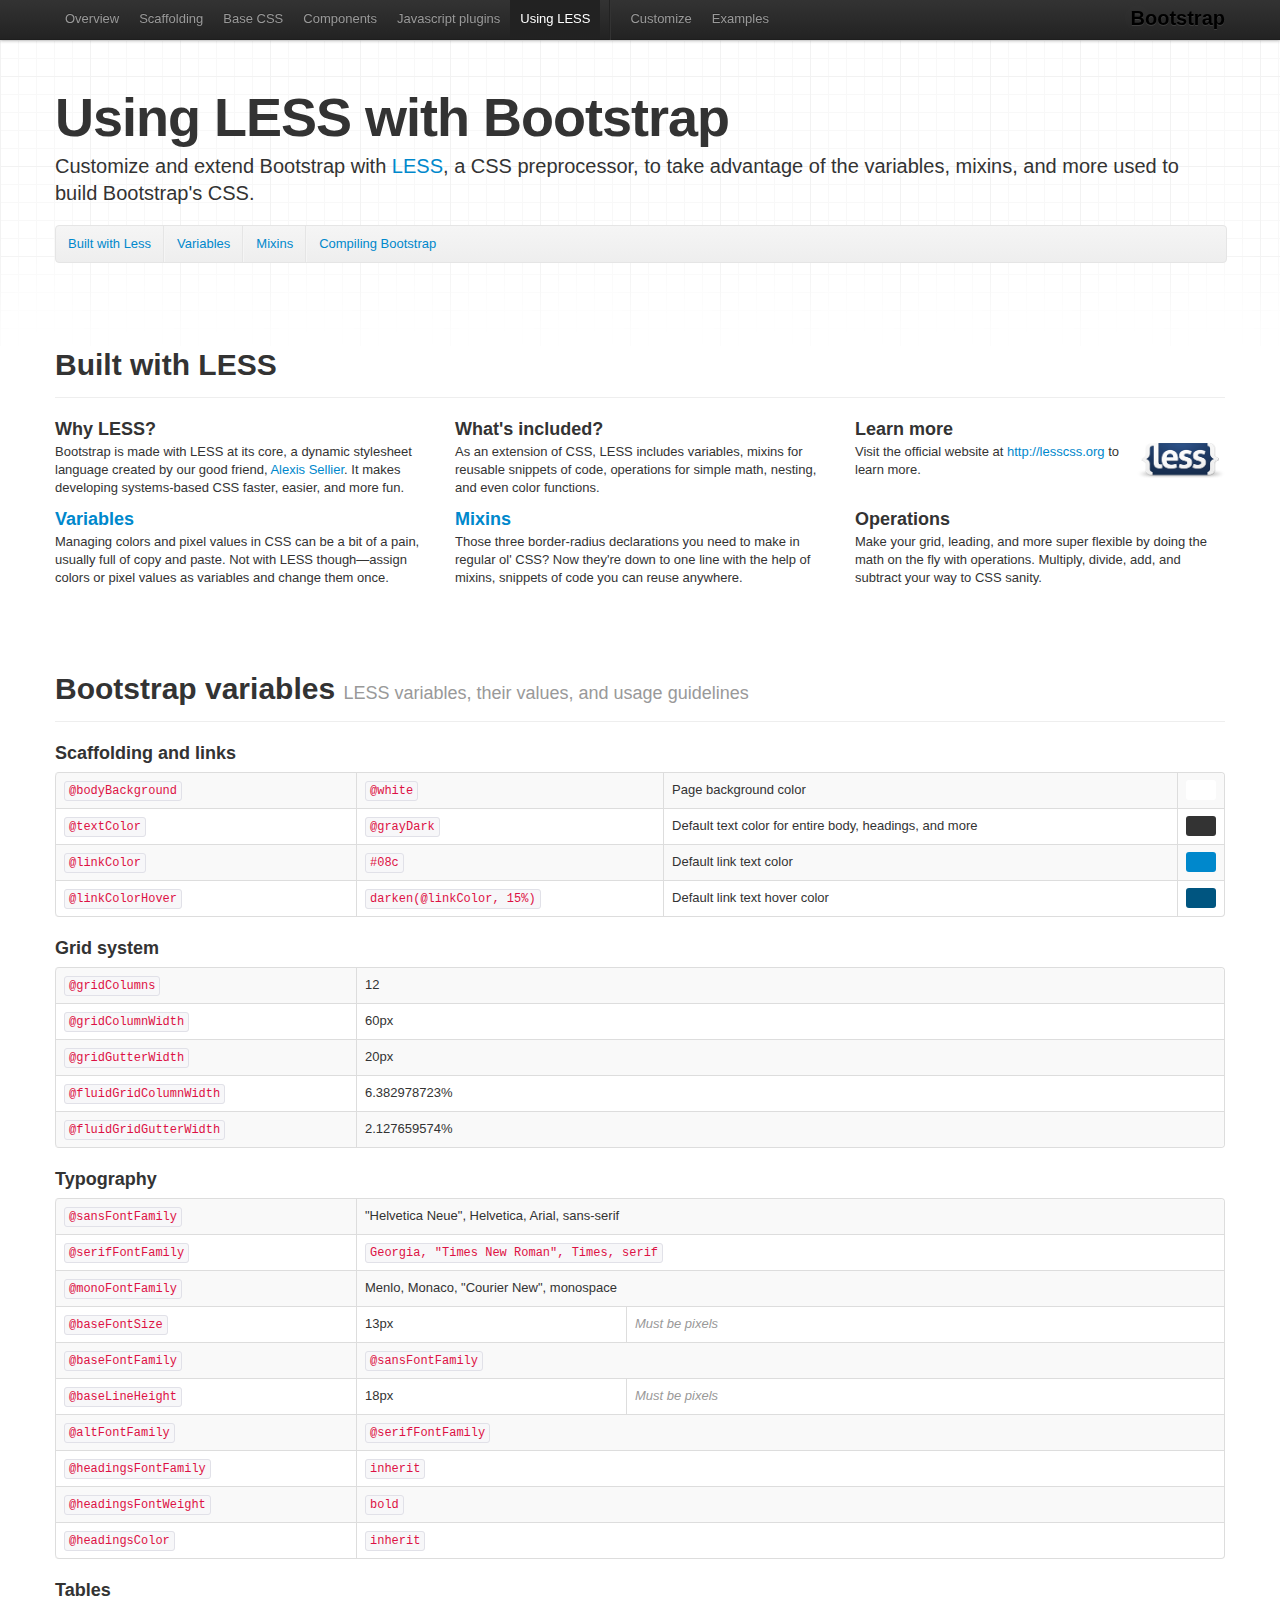
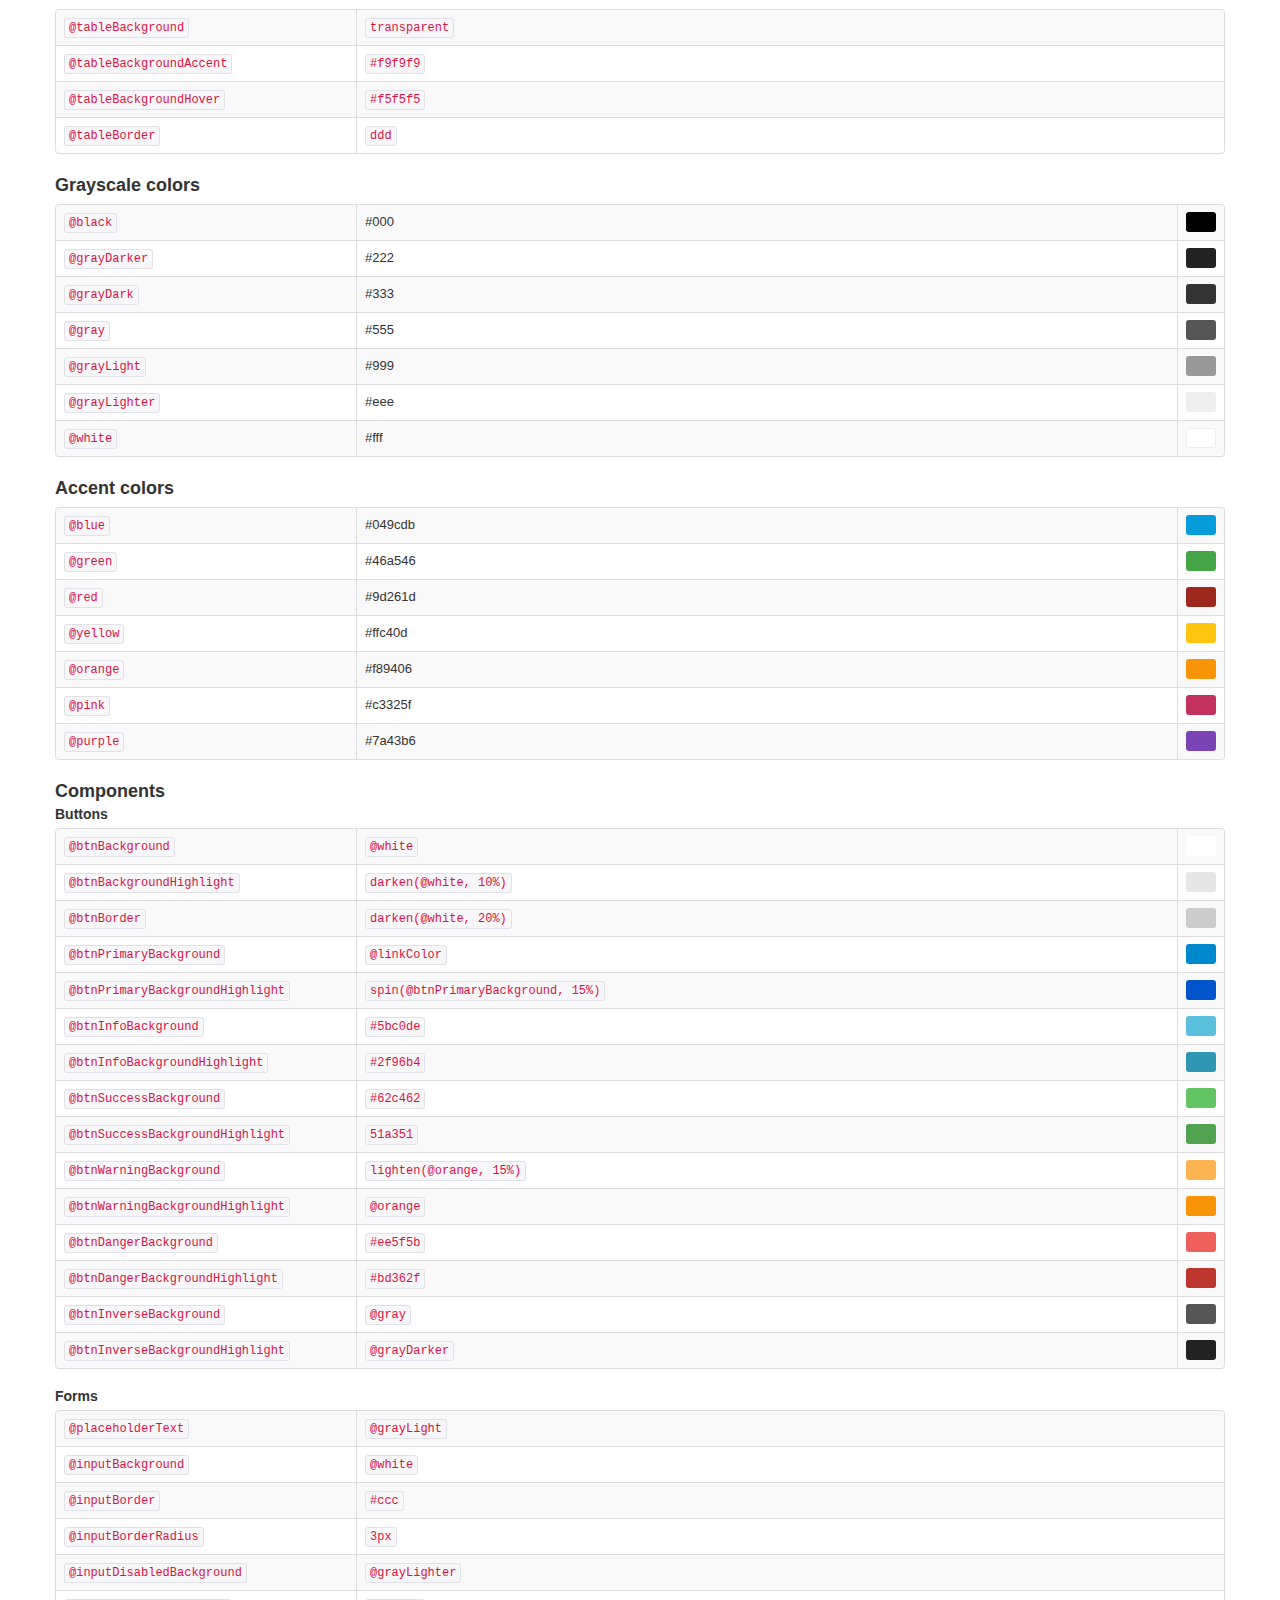
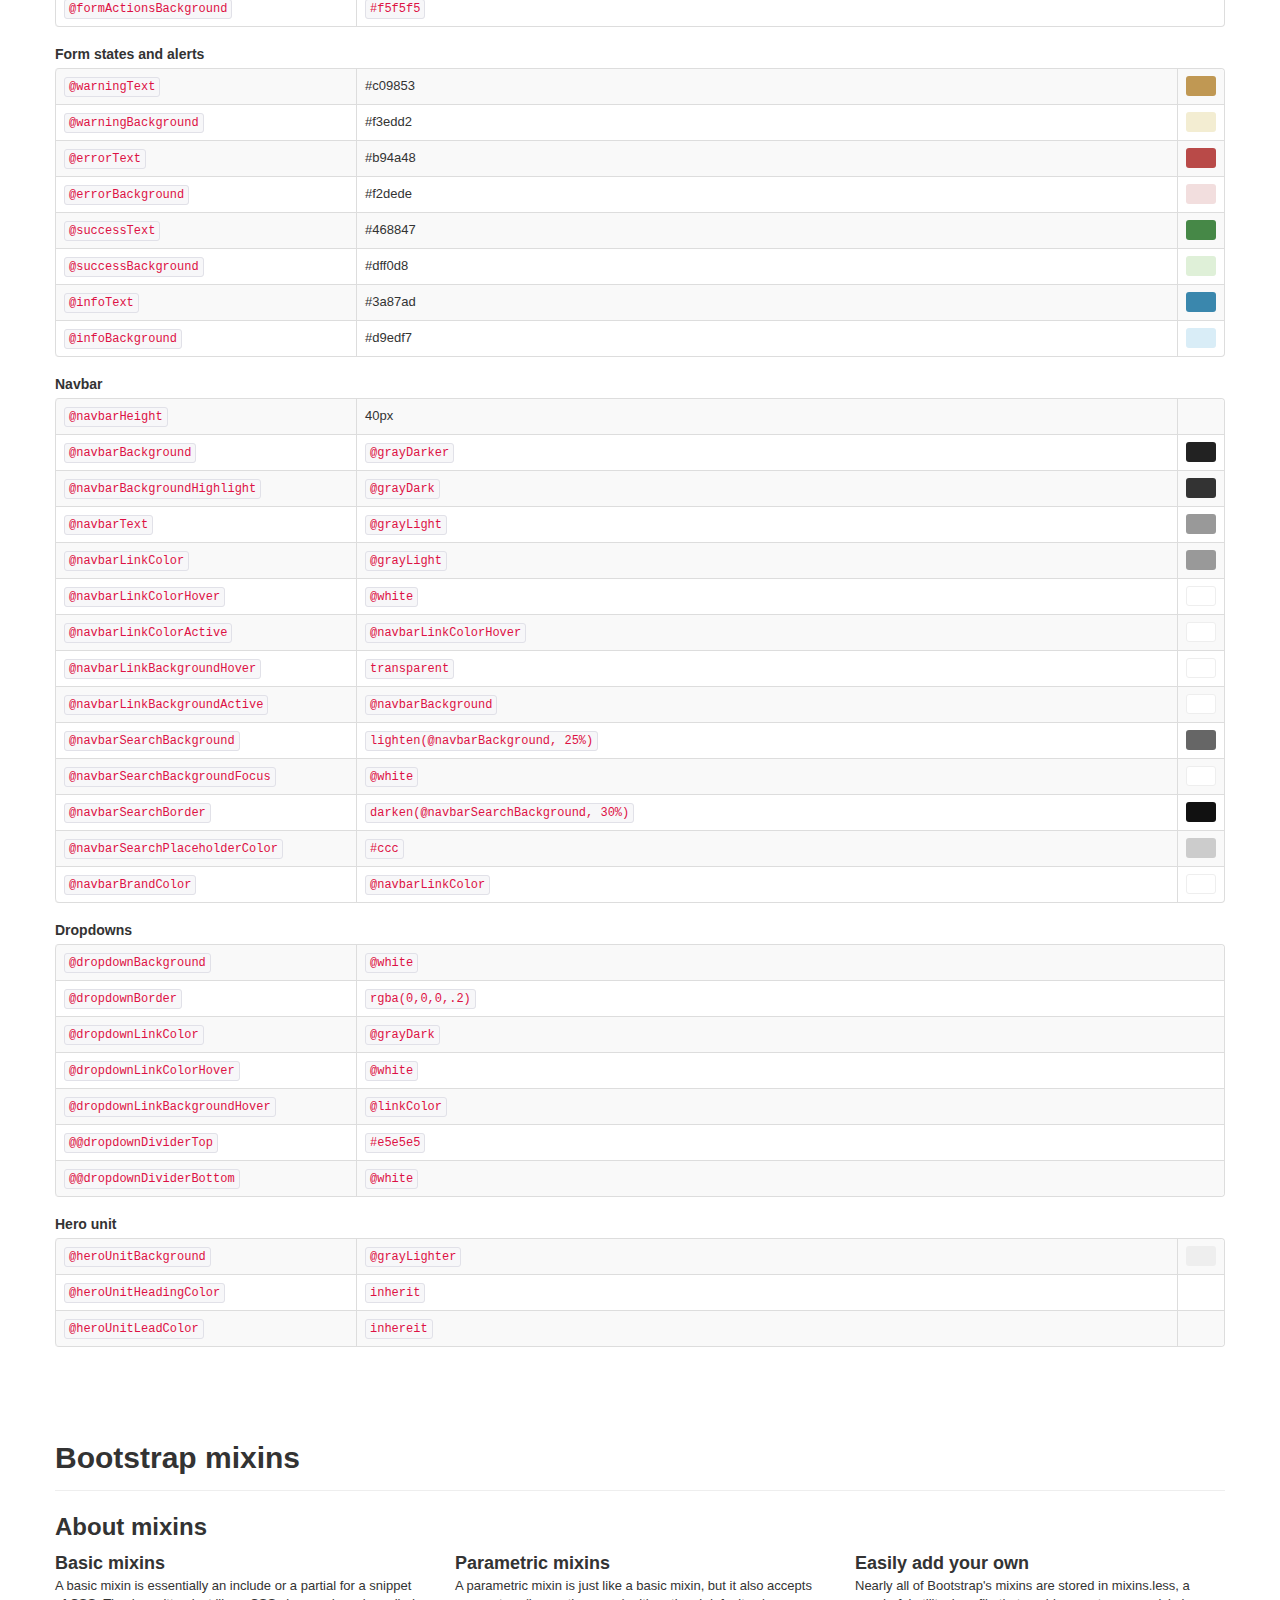
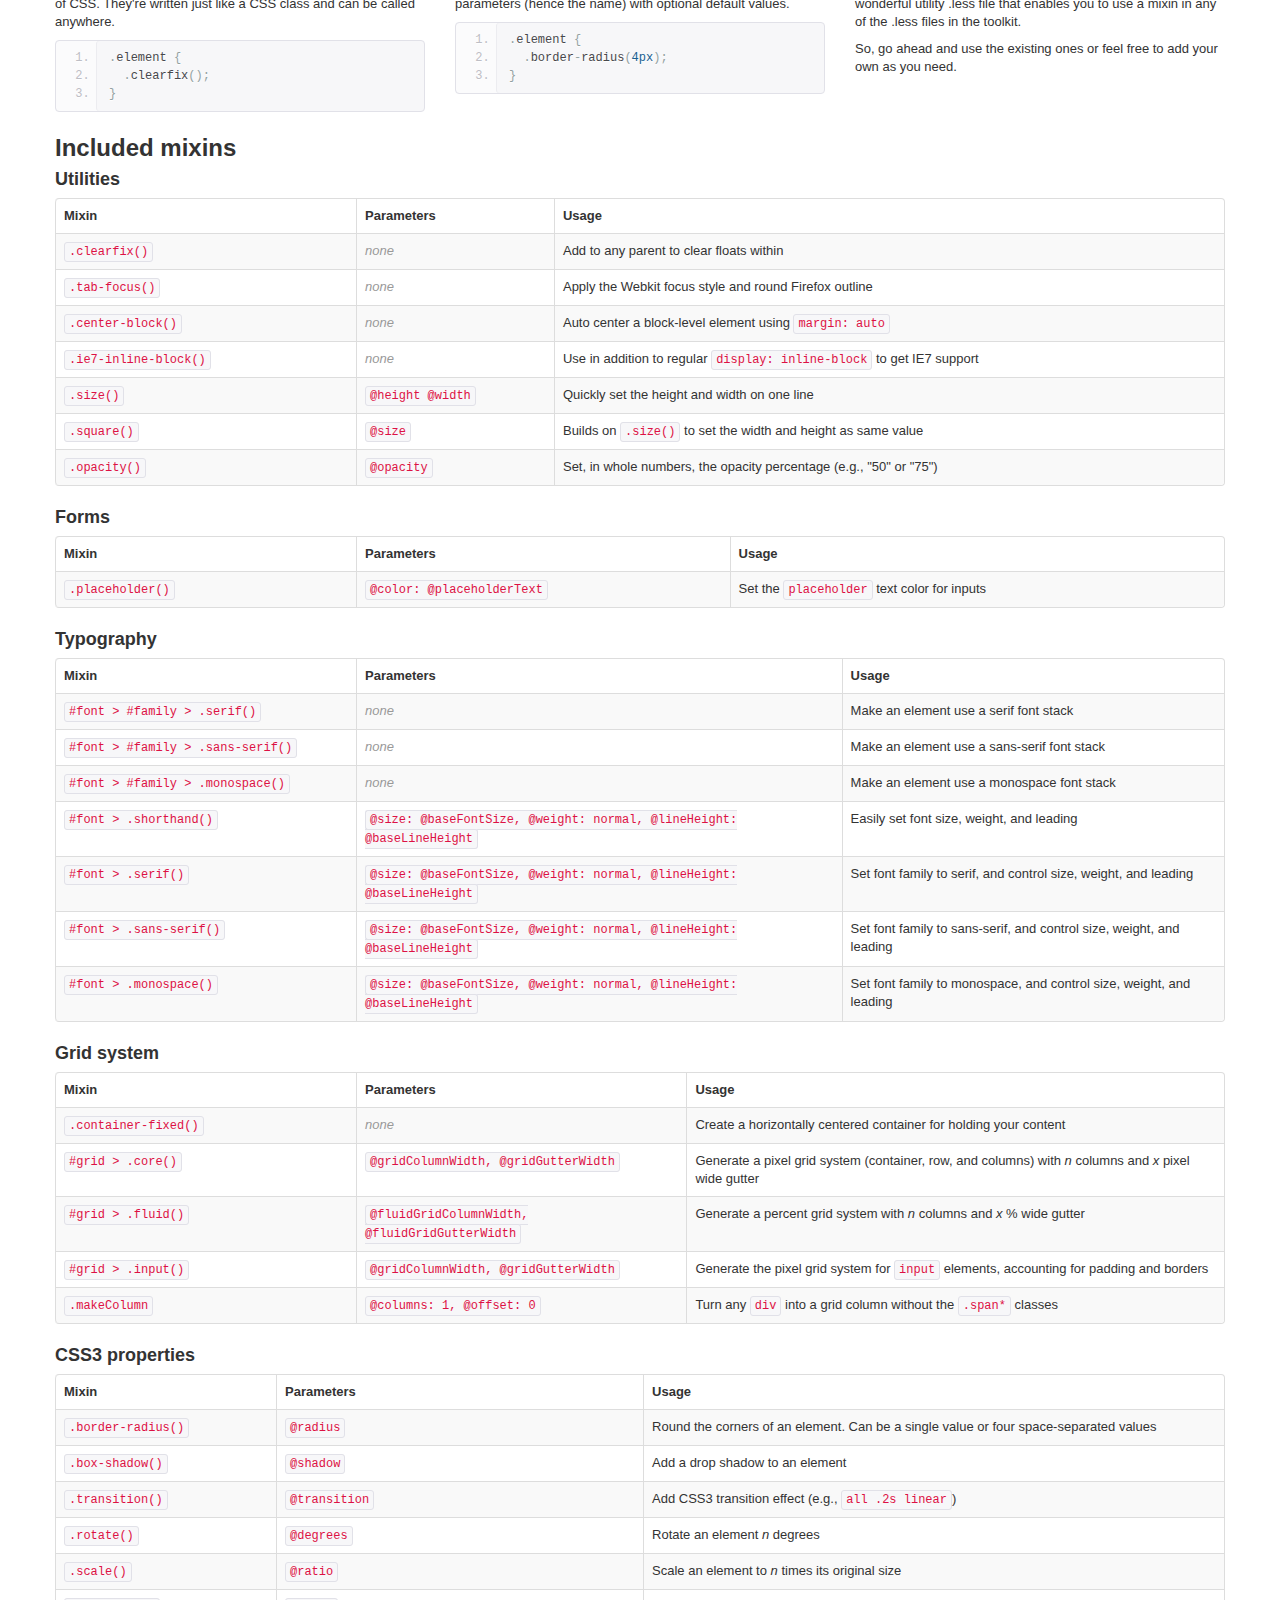
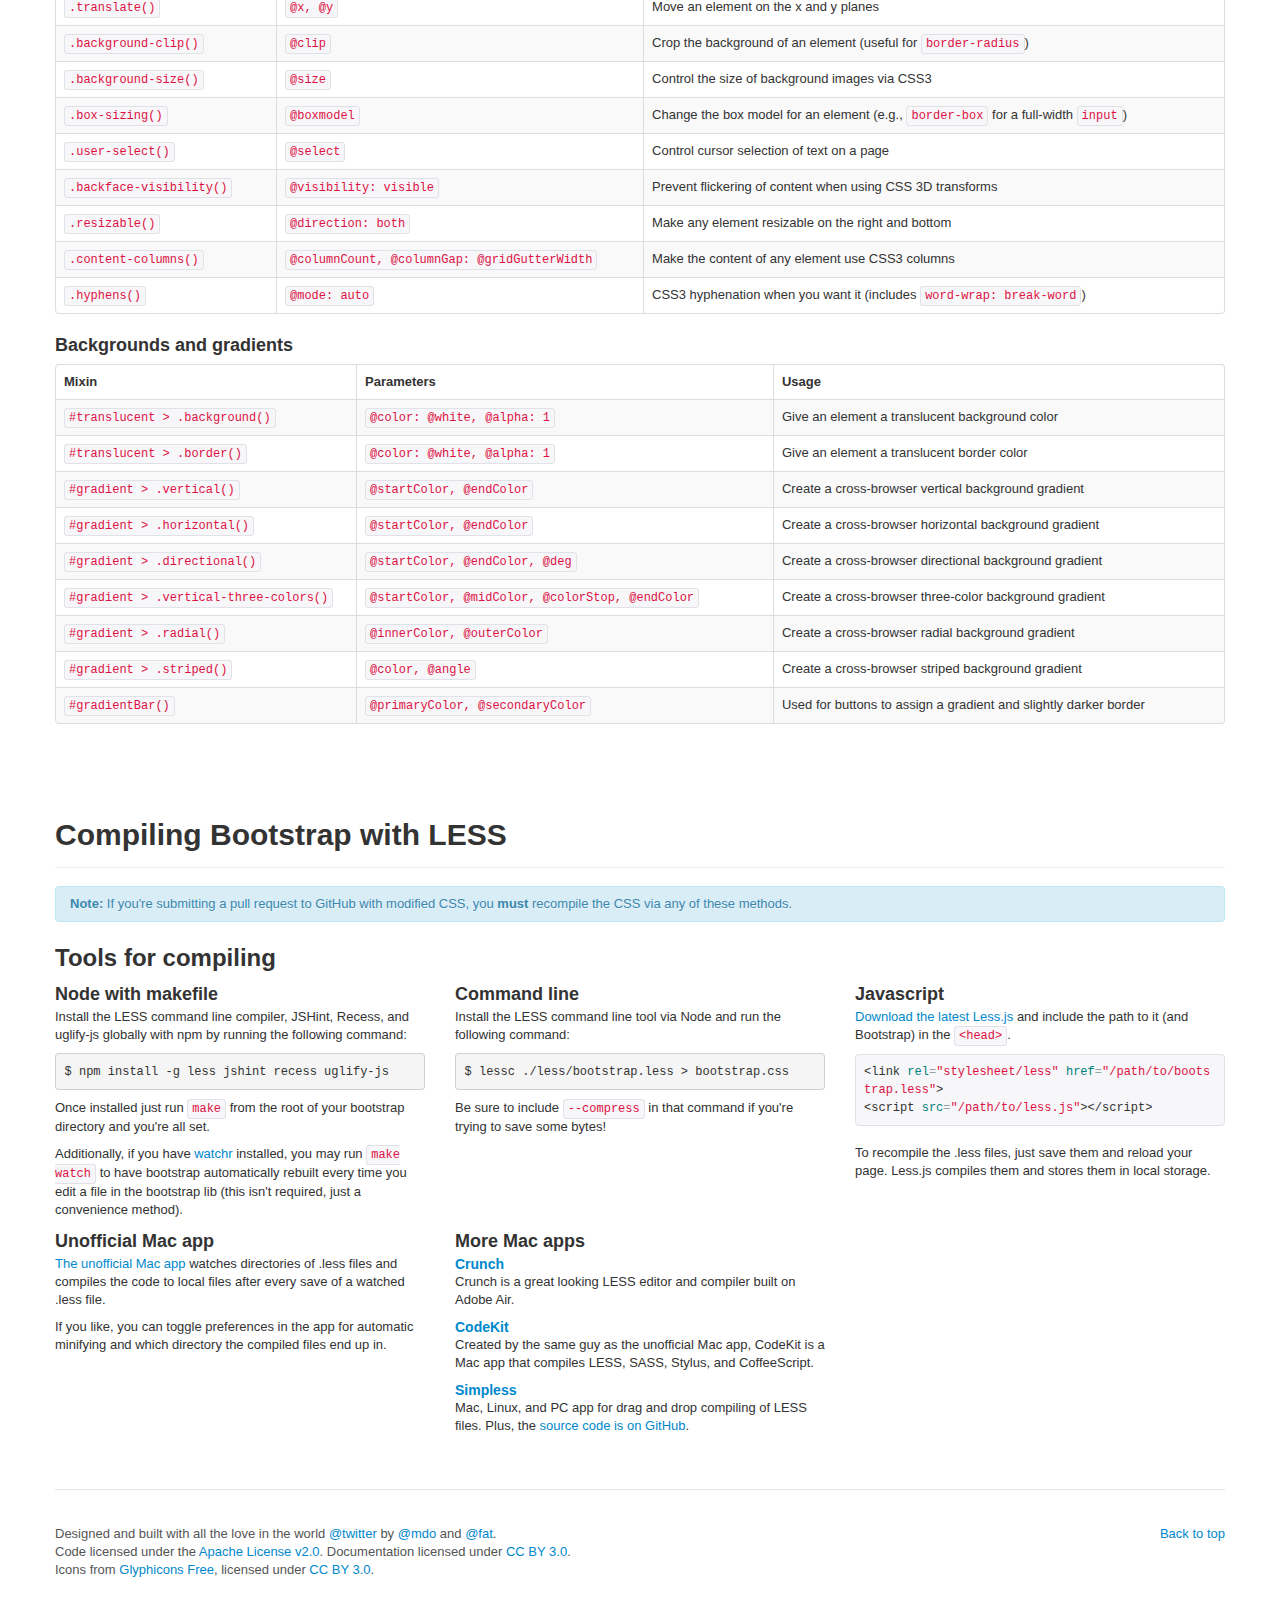
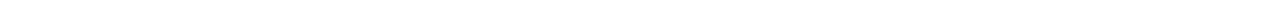
<file: bootstrap/docs/less.html>
<!DOCTYPE html>
<html lang="en">
  <head>
    <meta charset="utf-8">
    <title>Less · Twitter Bootstrap</title>
    <meta name="viewport" content="width=device-width, initial-scale=1.0">
    <meta name="description" content="">
    <meta name="author" content="">

    <!-- Le styles -->
    <link href="assets/css/bootstrap.css" rel="stylesheet">
    <link href="assets/css/bootstrap-responsive.css" rel="stylesheet">
    <link href="assets/css/docs.css" rel="stylesheet">
    <link href="assets/js/google-code-prettify/prettify.css" rel="stylesheet">

    <!-- Le HTML5 shim, for IE6-8 support of HTML5 elements -->
    <!--[if lt IE 9]>
      <script src="http://html5shim.googlecode.com/svn/trunk/html5.js"></script>
    <![endif]-->

    <!-- Le fav and touch icons -->
    <link rel="shortcut icon" href="assets/ico/favicon.ico">
    <link rel="apple-touch-icon-precomposed" sizes="144x144" href="assets/ico/apple-touch-icon-144-precomposed.png">
    <link rel="apple-touch-icon-precomposed" sizes="114x114" href="assets/ico/apple-touch-icon-114-precomposed.png">
    <link rel="apple-touch-icon-precomposed" sizes="72x72" href="assets/ico/apple-touch-icon-72-precomposed.png">
    <link rel="apple-touch-icon-precomposed" href="assets/ico/apple-touch-icon-57-precomposed.png">

  </head>

  <body data-spy="scroll" data-target=".subnav" data-offset="50">


  <!-- Navbar
    ================================================== -->
    <div class="navbar navbar-fixed-top">
      <div class="navbar-inner">
        <div class="container">
          <button type="button"class="btn btn-navbar" data-toggle="collapse" data-target=".nav-collapse">
            <span class="icon-bar"></span>
            <span class="icon-bar"></span>
            <span class="icon-bar"></span>
          </button>
          <a class="brand" href="./index.html">Bootstrap</a>
          <div class="nav-collapse collapse">
            <ul class="nav">
              <li class="">
                <a href="./index.html">Overview</a>
              </li>
              <li class="">
                <a href="./scaffolding.html">Scaffolding</a>
              </li>
              <li class="">
                <a href="./base-css.html">Base CSS</a>
              </li>
              <li class="">
                <a href="./components.html">Components</a>
              </li>
              <li class="">
                <a href="./javascript.html">Javascript plugins</a>
              </li>
              <li class="active">
                <a href="./less.html">Using LESS</a>
              </li>
              <li class="divider-vertical"></li>
              <li class="">
                <a href="./download.html">Customize</a>
              </li>
              <li class="">
                <a href="./examples.html">Examples</a>
              </li>
            </ul>
          </div>
        </div>
      </div>
    </div>

    <div class="container">

<!-- Masthead
================================================== -->
<header class="jumbotron subhead" id="overview">
  <h1>Using LESS with Bootstrap</h1>
  <p class="lead">Customize and extend Bootstrap with <a href="http://lesscss.org" target="_blank">LESS</a>, a CSS preprocessor, to take advantage of the variables, mixins, and more used to build Bootstrap's CSS.</p>
  <div class="subnav">
    <ul class="nav nav-pills">
      <li><a href="#builtWith">Built with Less</a></li>
      <li><a href="#variables">Variables</a></li>
      <li><a href="#mixins">Mixins</a></li>
      <li><a href="#compiling">Compiling Bootstrap</a></li>
    </ul>
  </div>
</header>



<!-- BUILT WITH LESS
================================================== -->
<section id="builtWith">
  <div class="page-header">
    <h1>Built with LESS</h1>
  </div>
  <div class="row">
    <div class="span4">
      <h3>Why LESS?</h3>
      <p>Bootstrap is made with LESS at its core, a dynamic stylesheet language created by our good friend, <a href="http://cloudhead.io">Alexis Sellier</a>. It makes developing systems-based CSS faster, easier, and more fun.</p>
    </div>
    <div class="span4">
      <h3>What's included?</h3>
      <p>As an extension of CSS, LESS includes variables, mixins for reusable snippets of code, operations for simple math, nesting, and even color functions.</p>
    </div>
    <div class="span4">
      <h3>Learn more</h3>
      <img style="float: right; height: 36px;" src="assets/img/less-logo-large.png" alt="LESS CSS">
      <p>Visit the official website at <a href="http://lesscss.org">http://lesscss.org</a> to learn more.</p>
    </div>
  </div>
  <div class="row">
    <div class="span4">
      <h3><a href="#variables">Variables</a></h3>
      <p>Managing colors and pixel values in CSS can be a bit of a pain, usually full of copy and paste. Not with LESS though&mdash;assign colors or pixel values as variables and change them once.</p>
    </div>
    <div class="span4">
      <h3><a href="#mixins">Mixins</a></h3>
      <p>Those three border-radius declarations you need to make in regular ol' CSS? Now they're down to one line with the help of mixins, snippets of code you can reuse anywhere.</p>
    </div>
    <div class="span4">
      <h3>Operations</h3>
      <p>Make your grid, leading, and more super flexible by doing the math on the fly with operations. Multiply, divide, add, and subtract your way to CSS sanity.</p>
    </div>
  </div>
</section>



<!-- VARIABLES
================================================== -->
<section id="variables">
  <div class="page-header">
    <h1>Bootstrap variables <small>LESS variables, their values, and usage guidelines</small></h1>
  </div>

  <h3>Scaffolding and links</h3>
  <table class="table table-bordered table-striped">
    <tbody>
      <tr>
        <td class="span4"><code>@bodyBackground</code></td>
        <td><code>@white</code></td>
        <td>Page background color</td>
        <td class="swatch-col"><span class="swatch" style="background-color: #fff;"></span></td>
      </tr>
      <tr>
        <td><code>@textColor</code></td>
        <td><code>@grayDark</code></td>
        <td>Default text color for entire body, headings, and more</td>
        <td class="swatch-col"><span class="swatch" style="background-color: #333;"></span></td>
      </tr>
      <tr>
        <td><code>@linkColor</code></td>
        <td><code>#08c</code></td>
        <td>Default link text color</td>
        <td class="swatch-col"><span class="swatch" style="background-color: #08c;"></span></td>
      </tr>
      <tr>
        <td><code>@linkColorHover</code></td>
        <td><code>darken(@linkColor, 15%)</code></td>
        <td>Default link text hover color</td>
        <td><span class="swatch" style="background-color: #005580;"></span></td>
      </tr>
    </tbody>
  </table>
  <h3>Grid system</h3>
  <table class="table table-bordered table-striped">
    <tbody>
      <tr>
        <td class="span4"><code>@gridColumns</code></td>
        <td>12</td>
      </tr>
      <tr>
        <td><code>@gridColumnWidth</code></td>
        <td>60px</td>
      </tr>
      <tr>
        <td><code>@gridGutterWidth</code></td>
        <td>20px</td>
      </tr>
      <tr>
        <td><code>@fluidGridColumnWidth</code></td>
        <td>6.382978723%</td>
      </tr>
      <tr>
        <td><code>@fluidGridGutterWidth</code></td>
        <td>2.127659574%</td>
      </tr>
    </tbody>
  </table>
  <h3>Typography</h3>
  <table class="table table-bordered table-striped">
    <tbody>
      <tr>
        <td class="span4"><code>@sansFontFamily</code></td>
        <td colspan="2">"Helvetica Neue", Helvetica, Arial, sans-serif</td>
      </tr>
      <tr>
        <td><code>@serifFontFamily</code></td>
        <td colspan="2"><code>Georgia, "Times New Roman", Times, serif</code></td>
      </tr>
      <tr>
        <td><code>@monoFontFamily</code></td>
        <td colspan="2">Menlo, Monaco, "Courier New", monospace</td>
      </tr>

      <tr>
        <td><code>@baseFontSize</code></td>
        <td>13px</td>
        <td><em class="muted">Must be pixels</em></td>
      </tr>
      <tr>
        <td><code>@baseFontFamily</code></td>
        <td colspan="2"><code>@sansFontFamily</code></td>
      </tr>
      <tr>
        <td><code>@baseLineHeight</code></td>
        <td>18px</td>
        <td><em class="muted">Must be pixels</em></td>
      </tr>
      <tr>
        <td><code>@altFontFamily</code></td>
        <td colspan="2"><code>@serifFontFamily</code></td>
      </tr>

      <tr>
        <td><code>@headingsFontFamily</code></td>
        <td colspan="2"><code>inherit</code></td>
      </tr>
      <tr>
        <td><code>@headingsFontWeight</code></td>
        <td colspan="2"><code>bold</code></td>
      </tr>
      <tr>
        <td><code>@headingsColor</code></td>
        <td colspan="2"><code>inherit</code></td>
      </tr>
    </tbody>
  </table>
  <h3>Tables</h3>
  <table class="table table-bordered table-striped">
    <tbody>
      <tr>
        <td class="span4"><code>@tableBackground</code></td>
        <td><code>transparent</code></td>
      </tr>
      <tr>
        <td><code>@tableBackgroundAccent</code></td>
        <td><code>#f9f9f9</code></td>
      </tr>
      <tr>
        <td><code>@tableBackgroundHover</code></td>
        <td><code>#f5f5f5</code></td>
      </tr>
      <tr>
        <td><code>@tableBorder</code></td>
        <td><code>ddd</code></td>
      </tr>
    </tbody>
  </table>

  <h3>Grayscale colors</h3>
  <table class="table table-bordered table-striped">
    <tbody>
      <tr>
        <td class="span4"><code>@black</code></td>
        <td>#000</td>
        <td class="swatch-col"><span class="swatch" style="background-color: #000;"></span></td>
      </tr>
      <tr>
        <td><code>@grayDarker</code></td>
        <td>#222</td>
        <td><span class="swatch" style="background-color: #222;"></span></td>
      </tr>
      <tr>
        <td><code>@grayDark</code></td>
        <td>#333</td>
        <td><span class="swatch" style="background-color: #333;"></span></td>
      </tr>
      <tr>
        <td><code>@gray</code></td>
        <td>#555</td>
        <td><span class="swatch" style="background-color: #555;"></span></td>
      </tr>
      <tr>
        <td><code>@grayLight</code></td>
        <td>#999</td>
        <td><span class="swatch" style="background-color: #999;"></span></td>
      </tr>
      <tr>
        <td><code>@grayLighter</code></td>
        <td>#eee</td>
        <td><span class="swatch" style="background-color: #eee;"></span></td>
      </tr>
      <tr>
        <td><code>@white</code></td>
        <td>#fff</td>
        <td><span class="swatch swatch-bordered" style="background-color: #fff;"></span></td>
      </tr>
    </tbody>
  </table>
  <h3>Accent colors</h3>
  <table class="table table-bordered table-striped">
    <tbody>
      <tr>
        <td class="span4"><code>@blue</code></td>
        <td>#049cdb</td>
        <td class="swatch-col"><span class="swatch" style="background-color: #049cdb;"></span></td>
      </tr>
      <tr>
        <td><code>@green</code></td>
        <td>#46a546</td>
        <td><span class="swatch" style="background-color: #46a546;"></span></td>
      </tr>
      <tr>
        <td><code>@red</code></td>
        <td>#9d261d</td>
        <td><span class="swatch" style="background-color: #9d261d;"></span></td>
      </tr>
      <tr>
        <td><code>@yellow</code></td>
        <td>#ffc40d</td>
        <td><span class="swatch" style="background-color: #ffc40d;"></span></td>
      </tr>
      <tr>
        <td><code>@orange</code></td>
        <td>#f89406</td>
        <td><span class="swatch" style="background-color: #f89406;"></span></td>
      </tr>
      <tr>
        <td><code>@pink</code></td>
        <td>#c3325f</td>
        <td><span class="swatch" style="background-color: #c3325f;"></span></td>
      </tr>
      <tr>
        <td><code>@purple</code></td>
        <td>#7a43b6</td>
        <td><span class="swatch" style="background-color: #7a43b6;"></span></td>
      </tr>
    </tbody>
  </table>


  <h3>Components</h3>

  <h4>Buttons</h4>
  <table class="table table-bordered table-striped">
    <tbody>
      <tr>
        <td class="span4"><code>@btnBackground</code></td>
        <td><code>@white</code></td>
        <td class="swatch-col"><span class="swatch" style="background-color: #fff;"></span></td>
      </tr>
      <tr>
        <td><code>@btnBackgroundHighlight</code></td>
        <td><code>darken(@white, 10%)</code></td>
        <td class="swatch-col"><span class="swatch" style="background-color: #e6e6e6;"></span></td>
      </tr>
      <tr>
        <td><code>@btnBorder</code></td>
        <td><code>darken(@white, 20%)</code></td>
        <td class="swatch-col"><span class="swatch" style="background-color: #ccc;"></span></td>
      </tr>

      <tr>
        <td><code>@btnPrimaryBackground</code></td>
        <td><code>@linkColor</code></td>
        <td class="swatch-col"><span class="swatch" style="background-color: #08c;"></span></td>
      </tr>
      <tr>
        <td><code>@btnPrimaryBackgroundHighlight</code></td>
        <td><code>spin(@btnPrimaryBackground, 15%)</code></td>
        <td class="swatch-col"><span class="swatch" style="background-color: #05c;"></span></td>
      </tr>

      <tr>
        <td><code>@btnInfoBackground</code></td>
        <td><code>#5bc0de</code></td>
        <td class="swatch-col"><span class="swatch" style="background-color: #5bc0de;"></span></td>
      </tr>
      <tr>
        <td><code>@btnInfoBackgroundHighlight</code></td>
        <td><code>#2f96b4</code></td>
        <td class="swatch-col"><span class="swatch" style="background-color: #2f96b4;"></span></td>
      </tr>

      <tr>
        <td><code>@btnSuccessBackground</code></td>
        <td><code>#62c462</code></td>
        <td class="swatch-col"><span class="swatch" style="background-color: #62c462;"></span></td>
      </tr>
      <tr>
        <td><code>@btnSuccessBackgroundHighlight</code></td>
        <td><code>51a351</code></td>
        <td class="swatch-col"><span class="swatch" style="background-color: #51a351;"></span></td>
      </tr>

      <tr>
        <td><code>@btnWarningBackground</code></td>
        <td><code>lighten(@orange, 15%)</code></td>
        <td class="swatch-col"><span class="swatch" style="background-color: #fbb450;"></span></td>
      </tr>
      <tr>
        <td><code>@btnWarningBackgroundHighlight</code></td>
        <td><code>@orange</code></td>
        <td class="swatch-col"><span class="swatch" style="background-color: #f89406;"></span></td>
      </tr>

      <tr>
        <td><code>@btnDangerBackground</code></td>
        <td><code>#ee5f5b</code></td>
        <td class="swatch-col"><span class="swatch" style="background-color: #ee5f5b;"></span></td>
      </tr>
      <tr>
        <td><code>@btnDangerBackgroundHighlight</code></td>
        <td><code>#bd362f</code></td>
        <td class="swatch-col"><span class="swatch" style="background-color: #bd362f;"></span></td>
      </tr>

      <tr>
        <td><code>@btnInverseBackground</code></td>
        <td><code>@gray</code></td>
        <td class="swatch-col"><span class="swatch" style="background-color: #555;"></span></td>
      </tr>
      <tr>
        <td><code>@btnInverseBackgroundHighlight</code></td>
        <td><code>@grayDarker</code></td>
        <td class="swatch-col"><span class="swatch" style="background-color: #222;"></span></td>
      </tr>
    </tbody>
  </table>
  <h4>Forms</h4>
  <table class="table table-bordered table-striped">
    <tbody>
      <tr>
        <td class="span4"><code>@placeholderText</code></td>
        <td><code>@grayLight</code></td>
      </tr>
      <tr>
        <td><code>@inputBackground</code></td>
        <td><code>@white</code></td>
      </tr>
      <tr>
        <td><code>@inputBorder</code></td>
        <td><code>#ccc</code></td>
      </tr>
      <tr>
        <td><code>@inputBorderRadius</code></td>
        <td><code>3px</code></td>
      </tr>
      <tr>
        <td><code>@inputDisabledBackground</code></td>
        <td><code>@grayLighter</code></td>
      </tr>
      <tr>
        <td><code>@formActionsBackground</code></td>
        <td><code>#f5f5f5</code></td>
      </tr>
    </tbody>
  </table>
  <h4>Form states and alerts</h4>
  <table class="table table-bordered table-striped">
    <tbody>
      <tr>
        <td class="span4"><code>@warningText</code></td>
        <td>#c09853</td>
        <td><span class="swatch" style="background-color: #c09853;"></span></td>
      </tr>
      <tr>
        <td><code>@warningBackground</code></td>
        <td>#f3edd2</td>
        <td class="swatch-col"><span class="swatch" style="background-color: #f3edd2;"></span></td>
      </tr>
      <tr>
        <td><code>@errorText</code></td>
        <td>#b94a48</td>
        <td><span class="swatch" style="background-color: #b94a48;"></span></td>
      </tr>
      <tr>
        <td><code>@errorBackground</code></td>
        <td>#f2dede</td>
        <td><span class="swatch" style="background-color: #f2dede;"></span></td>
      </tr>
      <tr>
        <td><code>@successText</code></td>
        <td>#468847</td>
        <td><span class="swatch" style="background-color: #468847;"></span></td>
      </tr>
      <tr>
        <td><code>@successBackground</code></td>
        <td>#dff0d8</td>
        <td><span class="swatch" style="background-color: #dff0d8;"></span></td>
      </tr>
      <tr>
        <td><code>@infoText</code></td>
        <td>#3a87ad</td>
        <td><span class="swatch" style="background-color: #3a87ad;"></span></td>
      </tr>
      <tr>
        <td><code>@infoBackground</code></td>
        <td>#d9edf7</td>
        <td><span class="swatch" style="background-color: #d9edf7;"></span></td>
      </tr>
    </tbody>
  </table>

  <h4>Navbar</h4>
  <table class="table table-bordered table-striped">
    <tbody>
      <tr>
        <td class="span4"><code>@navbarHeight</code></td>
        <td>40px</td>
        <td class="swatch-col"></td>
      </tr>
      <tr>
        <td><code>@navbarBackground</code></td>
        <td><code>@grayDarker</code></td>
        <td><span class="swatch" style="background-color: #222;"></span></td>
      </tr>
      <tr>
        <td><code>@navbarBackgroundHighlight</code></td>
        <td><code>@grayDark</code></td>
        <td><span class="swatch" style="background-color: #333;"></span></td>
      </tr>

      <tr>
        <td><code>@navbarText</code></td>
        <td><code>@grayLight</code></td>
        <td><span class="swatch" style="background-color: #999;"></span></td>
      </tr>
      <tr>
        <td><code>@navbarLinkColor</code></td>
        <td><code>@grayLight</code></td>
        <td><span class="swatch" style="background-color: #999;"></span></td>
      </tr>
      <tr>
        <td><code>@navbarLinkColorHover</code></td>
        <td><code>@white</code></td>
        <td><span class="swatch swatch-bordered" style="background-color: #fff;"></span></td>
      </tr>
      <tr>
        <td><code>@navbarLinkColorActive</code></td>
        <td><code>@navbarLinkColorHover</code></td>
        <td><span class="swatch swatch-bordered" style="background-color: #fff;"></span></td>
      </tr>
      <tr>
        <td><code>@navbarLinkBackgroundHover</code></td>
        <td><code>transparent</code></td>
        <td><span class="swatch swatch-bordered" style="background-color: transparent;"></span></td>
      </tr>
      <tr>
        <td><code>@navbarLinkBackgroundActive</code></td>
        <td><code>@navbarBackground</code></td>
        <td><span class="swatch swatch-bordered" style="background-color: #fff;"></span></td>
      </tr>

      <tr>
        <td><code>@navbarSearchBackground</code></td>
        <td><code>lighten(@navbarBackground, 25%)</code></td>
        <td><span class="swatch" style="background-color: #666;"></span></td>
      </tr>
      <tr>
        <td><code>@navbarSearchBackgroundFocus</code></td>
        <td><code>@white</code></td>
        <td><span class="swatch swatch-bordered" style="background-color: #fff;"></span></td>
      </tr>
      <tr>
        <td><code>@navbarSearchBorder</code></td>
        <td><code>darken(@navbarSearchBackground, 30%)</code></td>
        <td><span class="swatch" style="background-color: #111;"></span></td>
      </tr>
      <tr>
        <td><code>@navbarSearchPlaceholderColor</code></td>
        <td><code>#ccc</code></td>
        <td><span class="swatch" style="background-color: #ccc;"></span></td>
      </tr>
      <tr>
        <td><code>@navbarBrandColor</code></td>
        <td><code>@navbarLinkColor</code></td>
        <td><span class="swatch swatch-bordered" style="background-color: #fff;"></span></td>
      </tr>
    </tbody>
  </table>
  <h4>Dropdowns</h4>
  <table class="table table-bordered table-striped">
    <tbody>
      <tr>
        <td class="span4"><code>@dropdownBackground</code></td>
        <td><code>@white</code></td>
      </tr>
      <tr>
        <td><code>@dropdownBorder</code></td>
        <td><code>rgba(0,0,0,.2)</code></td>
      </tr>
      <tr>
        <td><code>@dropdownLinkColor</code></td>
        <td><code>@grayDark</code></td>
      </tr>
      <tr>
        <td><code>@dropdownLinkColorHover</code></td>
        <td><code>@white</code></td>
      </tr>
      <tr>
        <td><code>@dropdownLinkBackgroundHover</code></td>
        <td><code>@linkColor</code></td>
      </tr>
      <tr>
        <td><code>@@dropdownDividerTop</code></td>
        <td><code>#e5e5e5</code></td>
      </tr>
      <tr>
        <td><code>@@dropdownDividerBottom</code></td>
        <td><code>@white</code></td>
      </tr>
    </tbody>
  </table>
  <h4>Hero unit</h4>
  <table class="table table-bordered table-striped">
    <tbody>
      <tr>
        <td class="span4"><code>@heroUnitBackground</code></td>
        <td><code>@grayLighter</code></td>
        <td class="swatch-col"><span class="swatch" style="background-color: #eee;"></span></td>
      </tr>
      <tr>
        <td class="span2"><code>@heroUnitHeadingColor</code></td>
        <td><code>inherit</code></td>
        <td></td>
      </tr>
      <tr>
        <td><code>@heroUnitLeadColor</code></td>
        <td><code>inhereit</code></td>
        <td></td>
      </tr>
    </tbody>
  </table>


</section>



<!-- MIXINS
================================================== -->
<section id="mixins">
  <div class="page-header">
    <h1>Bootstrap mixins <small></small></h1>
  </div>
  <h2>About mixins</h2>
  <div class="row">
    <div class="span4">
      <h3>Basic mixins</h3>
      <p>A basic mixin is essentially an include or a partial for a snippet of CSS. They're written just like a CSS class and can be called anywhere.</p>
<pre class="prettyprint linenums">
.element {
  .clearfix();
}
</pre>
    </div><!-- /span4 -->
    <div class="span4">
      <h3>Parametric mixins</h3>
      <p>A parametric mixin is just like a basic mixin, but it also accepts parameters (hence the name) with optional default values.</p>
<pre class="prettyprint linenums">
.element {
  .border-radius(4px);
}
</pre>
    </div><!-- /span4 -->
    <div class="span4">
      <h3>Easily add your own</h3>
      <p>Nearly all of Bootstrap's mixins are stored in mixins.less, a wonderful utility .less file that enables you to use a mixin in any of the .less files in the toolkit.</p>
      <p>So, go ahead and use the existing ones or feel free to add your own as you need.</p>
    </div><!-- /span4 -->
  </div><!-- /row -->
  <h2>Included mixins</h2>
  <h3>Utilities</h3>
  <table class="table table-bordered table-striped">
    <thead>
      <tr>
        <th class="span4">Mixin</th>
        <th>Parameters</th>
        <th>Usage</th>
      </tr>
    </thead>
    <tbody>
      <tr>
        <td><code>.clearfix()</code></td>
        <td><em class="muted">none</em></td>
        <td>Add to any parent to clear floats within</td>
      </tr>
      <tr>
        <td><code>.tab-focus()</code></td>
        <td><em class="muted">none</em></td>
        <td>Apply the Webkit focus style and round Firefox outline</td>
      </tr>
      <tr>
        <td><code>.center-block()</code></td>
        <td><em class="muted">none</em></td>
        <td>Auto center a block-level element using <code>margin: auto</code></td>
      </tr>
      <tr>
        <td><code>.ie7-inline-block()</code></td>
        <td><em class="muted">none</em></td>
        <td>Use in addition to regular <code>display: inline-block</code> to get IE7 support</td>
      </tr>
      <tr>
        <td><code>.size()</code></td>
        <td><code>@height @width</code></td>
        <td>Quickly set the height and width on one line</td>
      </tr>
      <tr>
        <td><code>.square()</code></td>
        <td><code>@size</code></td>
        <td>Builds on <code>.size()</code> to set the width and height as same value</td>
      </tr>
      <tr>
        <td><code>.opacity()</code></td>
        <td><code>@opacity</code></td>
        <td>Set, in whole numbers, the opacity percentage (e.g., "50" or "75")</td>
      </tr>
    </tbody>
  </table>
  <h3>Forms</h3>
  <table class="table table-bordered table-striped">
    <thead>
      <tr>
        <th class="span4">Mixin</th>
        <th>Parameters</th>
        <th>Usage</th>
      </tr>
    </thead>
    <tbody>
      <tr>
        <td><code>.placeholder()</code></td>
        <td><code>@color: @placeholderText</code></td>
        <td>Set the <code>placeholder</code> text color for inputs</td>
      </tr>
    </tbody>
  </table>
  <h3>Typography</h3>
  <table class="table table-bordered table-striped">
    <thead>
      <tr>
        <th class="span4">Mixin</th>
        <th>Parameters</th>
        <th>Usage</th>
      </tr>
    </thead>
    <tbody>
      <tr>
        <td><code>#font > #family > .serif()</code></td>
        <td><em class="muted">none</em></td>
        <td>Make an element use a serif font stack</td>
      </tr>
      <tr>
        <td><code>#font > #family > .sans-serif()</code></td>
        <td><em class="muted">none</em></td>
        <td>Make an element use a sans-serif font stack</td>
      </tr>
      <tr>
        <td><code>#font > #family > .monospace()</code></td>
        <td><em class="muted">none</em></td>
        <td>Make an element use a monospace font stack</td>
      </tr>
      <tr>
        <td><code>#font > .shorthand()</code></td>
        <td><code>@size: @baseFontSize, @weight: normal, @lineHeight: @baseLineHeight</code></td>
        <td>Easily set font size, weight, and leading</td>
      </tr>
      <tr>
        <td><code>#font > .serif()</code></td>
        <td><code>@size: @baseFontSize, @weight: normal, @lineHeight: @baseLineHeight</code></td>
        <td>Set font family to serif, and control size, weight, and leading</td>
      </tr>
      <tr>
        <td><code>#font > .sans-serif()</code></td>
        <td><code>@size: @baseFontSize, @weight: normal, @lineHeight: @baseLineHeight</code></td>
        <td>Set font family to sans-serif, and control size, weight, and leading</td>
      </tr>
      <tr>
        <td><code>#font > .monospace()</code></td>
        <td><code>@size: @baseFontSize, @weight: normal, @lineHeight: @baseLineHeight</code></td>
        <td>Set font family to monospace, and control size, weight, and leading</td>
      </tr>
    </tbody>
  </table>
  <h3>Grid system</h3>
  <table class="table table-bordered table-striped">
    <thead>
      <tr>
        <th class="span4">Mixin</th>
        <th>Parameters</th>
        <th>Usage</th>
      </tr>
    </thead>
    <tbody>
      <tr>
        <td><code>.container-fixed()</code></td>
        <td><em class="muted">none</em></td>
        <td>Create a horizontally centered container for holding your content</td>
      </tr>
      <tr>
        <td><code>#grid > .core()</code></td>
        <td><code>@gridColumnWidth, @gridGutterWidth</code></td>
        <td>Generate a pixel grid system (container, row, and columns) with <em>n</em> columns and <em>x</em> pixel wide gutter</td>
      </tr>
      <tr>
        <td><code>#grid > .fluid()</code></td>
        <td><code>@fluidGridColumnWidth, @fluidGridGutterWidth</code></td>
        <td>Generate a percent grid system with <em>n</em> columns and <em>x</em> % wide gutter</td>
      </tr>
      <tr>
        <td><code>#grid > .input()</code></td>
        <td><code>@gridColumnWidth, @gridGutterWidth</code></td>
        <td>Generate the pixel grid system for <code>input</code> elements, accounting for padding and borders</td>
      </tr>
      <tr>
        <td><code>.makeColumn</code></td>
        <td><code>@columns: 1, @offset: 0</code></td>
        <td>Turn any <code>div</code> into a grid column without the <code>.span*</code> classes</td>
      </tr>
    </tbody>
  </table>
  <h3>CSS3 properties</h3>
  <table class="table table-bordered table-striped">
    <thead>
      <tr>
        <th class="span3">Mixin</th>
        <th>Parameters</th>
        <th>Usage</th>
      </tr>
    </thead>
    <tbody>
      <tr>
        <td><code>.border-radius()</code></td>
        <td><code>@radius</code></td>
        <td>Round the corners of an element. Can be a single value or four space-separated values</td>
      </tr>
      <tr>
        <td><code>.box-shadow()</code></td>
        <td><code>@shadow</code></td>
        <td>Add a drop shadow to an element</td>
      </tr>
      <tr>
        <td><code>.transition()</code></td>
        <td><code>@transition</code></td>
        <td>Add CSS3 transition effect (e.g., <code>all .2s linear</code>)</td>
      </tr>
      <tr>
        <td><code>.rotate()</code></td>
        <td><code>@degrees</code></td>
        <td>Rotate an element <em>n</em> degrees</td>
      </tr>
      <tr>
        <td><code>.scale()</code></td>
        <td><code>@ratio</code></td>
        <td>Scale an element to <em>n</em> times its original size</td>
      </tr>
      <tr>
        <td><code>.translate()</code></td>
        <td><code>@x, @y</code></td>
        <td>Move an element on the x and y planes</td>
      </tr>
      <tr>
        <td><code>.background-clip()</code></td>
        <td><code>@clip</code></td>
        <td>Crop the background of an element (useful for <code>border-radius</code>)</td>
      </tr>
      <tr>
        <td><code>.background-size()</code></td>
        <td><code>@size</code></td>
        <td>Control the size of background images via CSS3</td>
      </tr>
      <tr>
        <td><code>.box-sizing()</code></td>
        <td><code>@boxmodel</code></td>
        <td>Change the box model for an element (e.g., <code>border-box</code> for a full-width <code>input</code>)</td>
      </tr>
      <tr>
        <td><code>.user-select()</code></td>
        <td><code>@select</code></td>
        <td>Control cursor selection of text on a page</td>
      </tr>
      <tr>
        <td><code>.backface-visibility()</code></td>
        <td><code>@visibility: visible</code></td>
        <td>Prevent flickering of content when using CSS 3D transforms</td>
      </tr>
      <tr>
        <td><code>.resizable()</code></td>
        <td><code>@direction: both</code></td>
        <td>Make any element resizable on the right and bottom</td>
      </tr>
      <tr>
        <td><code>.content-columns()</code></td>
        <td><code>@columnCount, @columnGap: @gridGutterWidth</code></td>
        <td>Make the content of any element use CSS3 columns</td>
      </tr>
      <tr>
        <td><code>.hyphens()</code></td>
        <td><code>@mode: auto</code></td>
        <td>CSS3 hyphenation when you want it (includes <code>word-wrap: break-word</code>)</td>
      </tr>
    </tbody>
  </table>
  <h3>Backgrounds and gradients</h3>
  <table class="table table-bordered table-striped">
    <thead>
      <tr>
        <th class="span4">Mixin</th>
        <th>Parameters</th>
        <th>Usage</th>
      </tr>
    </thead>
    <tbody>
      <tr>
        <td><code>#translucent > .background()</code></td>
        <td><code>@color: @white, @alpha: 1</code></td>
        <td>Give an element a translucent background color</td>
      </tr>
      <tr>
        <td><code>#translucent > .border()</code></td>
        <td><code>@color: @white, @alpha: 1</code></td>
        <td>Give an element a translucent border color</td>
      </tr>
      <tr>
        <td><code>#gradient > .vertical()</code></td>
        <td><code>@startColor, @endColor</code></td>
        <td>Create a cross-browser vertical background gradient</td>
      </tr>
      <tr>
        <td><code>#gradient > .horizontal()</code></td>
        <td><code>@startColor, @endColor</code></td>
        <td>Create a cross-browser horizontal background gradient</td>
      </tr>
      <tr>
        <td><code>#gradient > .directional()</code></td>
        <td><code>@startColor, @endColor, @deg</code></td>
        <td>Create a cross-browser directional background gradient</td>
      </tr>
      <tr>
        <td><code>#gradient > .vertical-three-colors()</code></td>
        <td><code>@startColor, @midColor, @colorStop, @endColor</code></td>
        <td>Create a cross-browser three-color background gradient</td>
      </tr>
      <tr>
        <td><code>#gradient > .radial()</code></td>
        <td><code>@innerColor, @outerColor</code></td>
        <td>Create a cross-browser radial background gradient</td>
      </tr>
      <tr>
        <td><code>#gradient > .striped()</code></td>
        <td><code>@color, @angle</code></td>
        <td>Create a cross-browser striped background gradient</td>
      </tr>
      <tr>
        <td><code>#gradientBar()</code></td>
        <td><code>@primaryColor, @secondaryColor</code></td>
        <td>Used for buttons to assign a gradient and slightly darker border</td>
      </tr>
    </tbody>
  </table>
</section>



<!-- COMPILING LESS AND BOOTSTRAP
================================================== -->
<section id="compiling">
  <div class="page-header">
    <h1>Compiling Bootstrap with LESS</h1>
  </div>
  <div class="alert alert-info">
    <strong>Note:</strong> If you're submitting a pull request to GitHub with modified CSS, you <strong>must</strong> recompile the CSS via any of these methods.
  </div>
  <h2>Tools for compiling</h2>
  <div class="row">
    <div class="span4">
      <h3>Node with makefile</h3>
      <p>Install the LESS command line compiler, JSHint, Recess, and uglify-js globally with npm by running the following command:</p>
      <pre>$ npm install -g less jshint recess uglify-js</pre>
      <p>Once installed just run <code>make</code> from the root of your bootstrap directory and you're all set.</p>
      <p>Additionally, if you have <a href="https://github.com/mynyml/watchr">watchr</a> installed, you may run <code>make watch</code> to have bootstrap automatically rebuilt every time you edit a file in the bootstrap lib (this isn't required, just a convenience method).</p>
    </div><!-- /span4 -->
    <div class="span4">
      <h3>Command line</h3>
      <p>Install the LESS command line tool via Node and run the following command:</p>
        <pre>$ lessc ./less/bootstrap.less > bootstrap.css</pre>
      <p>Be sure to include <code>--compress</code> in that command if you're trying to save some bytes!</p>
    </div><!-- /span4 -->
    <div class="span4">
      <h3>Javascript</h3>
      <p><a href="http://lesscss.org/">Download the latest Less.js</a> and include the path to it (and Bootstrap) in the <code>&lt;head&gt;</code>.</p>
<pre class="prettyprint">
&lt;link rel="stylesheet/less" href="/path/to/bootstrap.less"&gt;
&lt;script src="/path/to/less.js"&gt;&lt;/script&gt;
</pre>
      <p>To recompile the .less files, just save them and reload your page. Less.js compiles them and stores them in local storage.</p>
    </div><!-- /span4 -->
  </div><!-- /row -->
  <div class="row">
    <div class="span4">
      <h3>Unofficial Mac app</h3>
      <p><a href="http://incident57.com/less/">The unofficial Mac app</a> watches directories of .less files and compiles the code to local files after every save of a watched .less file.</p>
      <p>If you like, you can toggle preferences in the app for automatic minifying and which directory the compiled files end up in.</p>
    </div><!-- /span4 -->
    <div class="span4">
      <h3>More Mac apps</h3>
      <h4><a href="http://crunchapp.net/" target="_blank">Crunch</a></h4>
      <p>Crunch is a great looking LESS editor and compiler built on Adobe Air.</p>
      <h4><a href="http://incident57.com/codekit/" target="_blank">CodeKit</a></h4>
      <p>Created by the same guy as the unofficial Mac app, CodeKit is a Mac app that compiles LESS, SASS, Stylus, and CoffeeScript.</p>
      <h4><a href="http://wearekiss.com/simpless" target="_blank">Simpless</a></h4>
      <p>Mac, Linux, and PC app for drag and drop compiling of LESS files. Plus, the <a href="https://github.com/Paratron/SimpLESS" target="_blank">source code is on GitHub</a>.</p>
    </div><!-- /span4 -->
  </div><!-- /row -->
</section>


     <!-- Footer
      ================================================== -->
      <footer class="footer">
        <p class="pull-right"><a href="#">Back to top</a></p>
        <p>Designed and built with all the love in the world <a href="http://twitter.com/twitter" target="_blank">@twitter</a> by <a href="http://twitter.com/mdo" target="_blank">@mdo</a> and <a href="http://twitter.com/fat" target="_blank">@fat</a>.</p>
        <p>Code licensed under the <a href="http://www.apache.org/licenses/LICENSE-2.0" target="_blank">Apache License v2.0</a>. Documentation licensed under <a href="http://creativecommons.org/licenses/by/3.0/">CC BY 3.0</a>.</p>
        <p>Icons from <a href="http://glyphicons.com">Glyphicons Free</a>, licensed under <a href="http://creativecommons.org/licenses/by/3.0/">CC BY 3.0</a>.</p>
      </footer>

    </div><!-- /container -->



    <!-- Le javascript
    ================================================== -->
    <!-- Placed at the end of the document so the pages load faster -->
    <script type="text/javascript" src="http://platform.twitter.com/widgets.js"></script>
    <script src="assets/js/jquery.js"></script>
    <script src="assets/js/google-code-prettify/prettify.js"></script>
    <script src="assets/js/bootstrap-transition.js"></script>
    <script src="assets/js/bootstrap-alert.js"></script>
    <script src="assets/js/bootstrap-modal.js"></script>
    <script src="assets/js/bootstrap-dropdown.js"></script>
    <script src="assets/js/bootstrap-scrollspy.js"></script>
    <script src="assets/js/bootstrap-tab.js"></script>
    <script src="assets/js/bootstrap-tooltip.js"></script>
    <script src="assets/js/bootstrap-popover.js"></script>
    <script src="assets/js/bootstrap-button.js"></script>
    <script src="assets/js/bootstrap-collapse.js"></script>
    <script src="assets/js/bootstrap-carousel.js"></script>
    <script src="assets/js/bootstrap-typeahead.js"></script>
    <script src="assets/js/application.js"></script>


  </body>
</html>
</file>
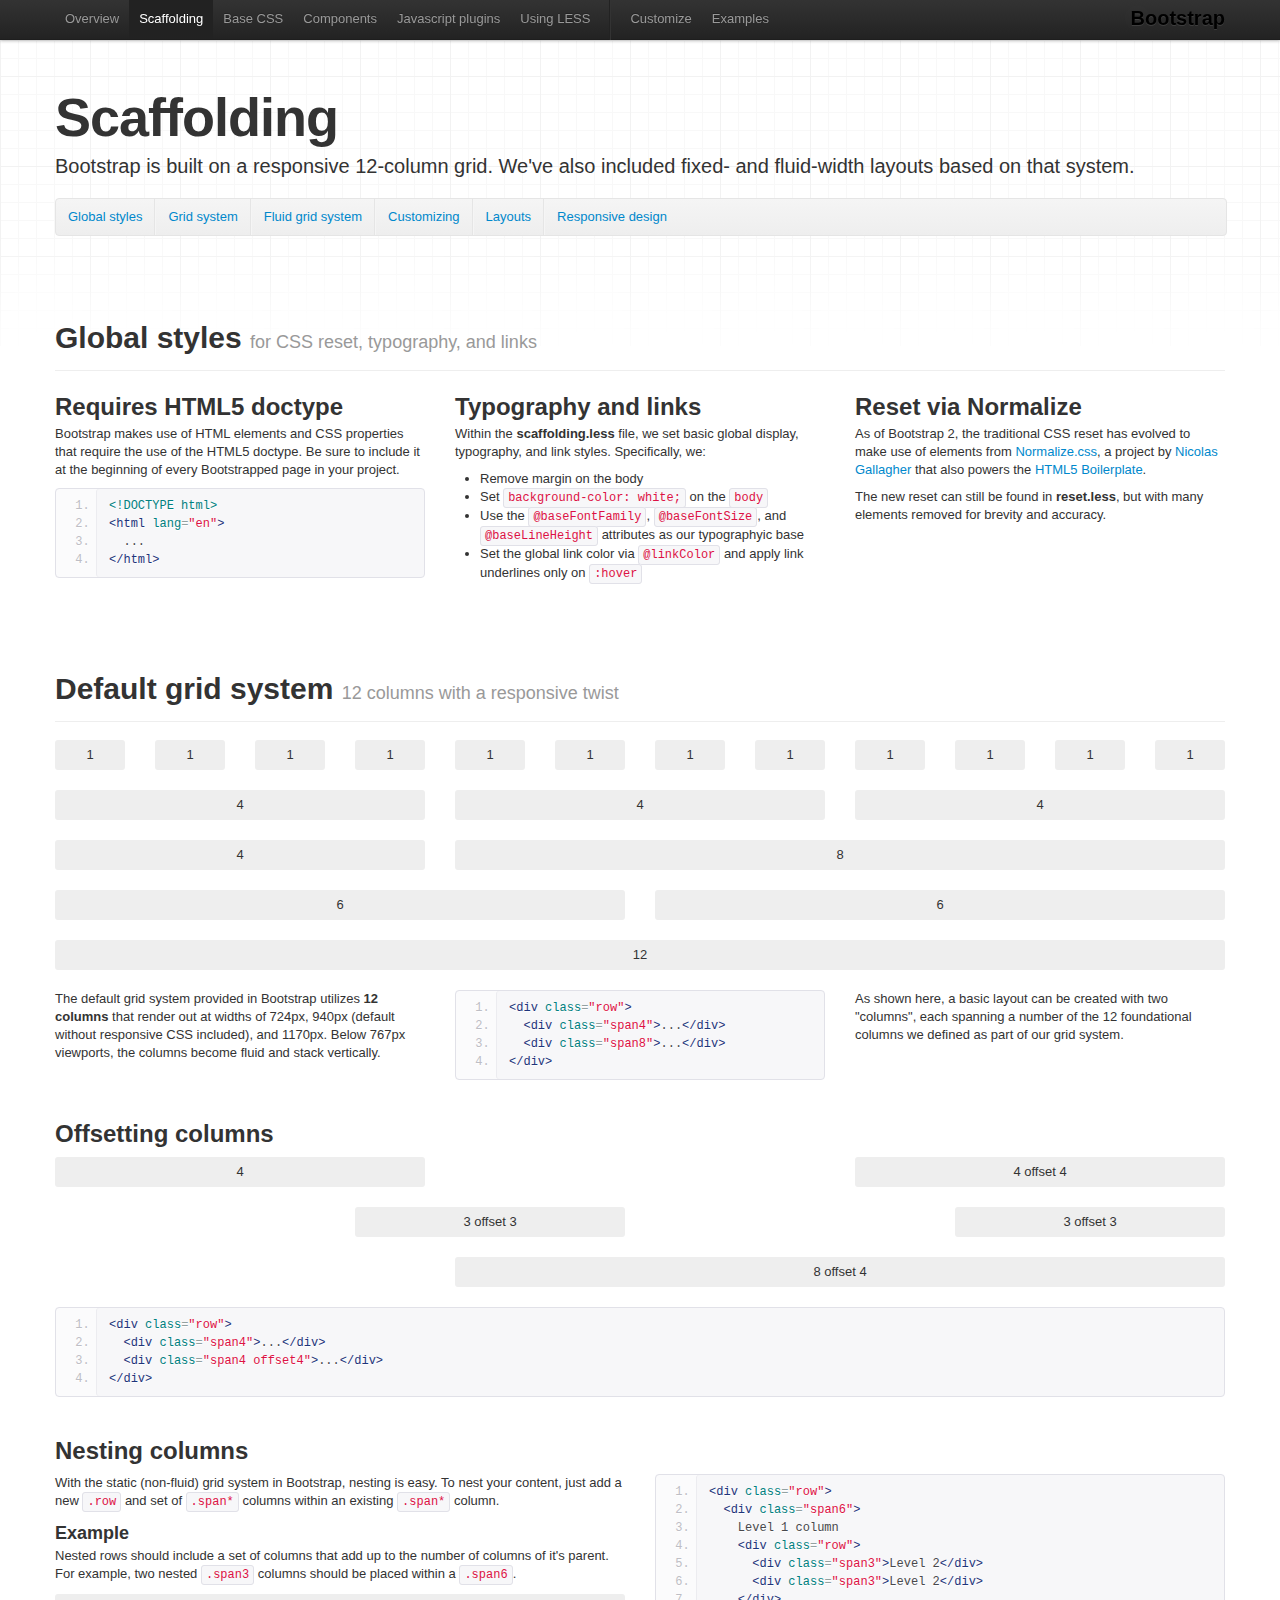
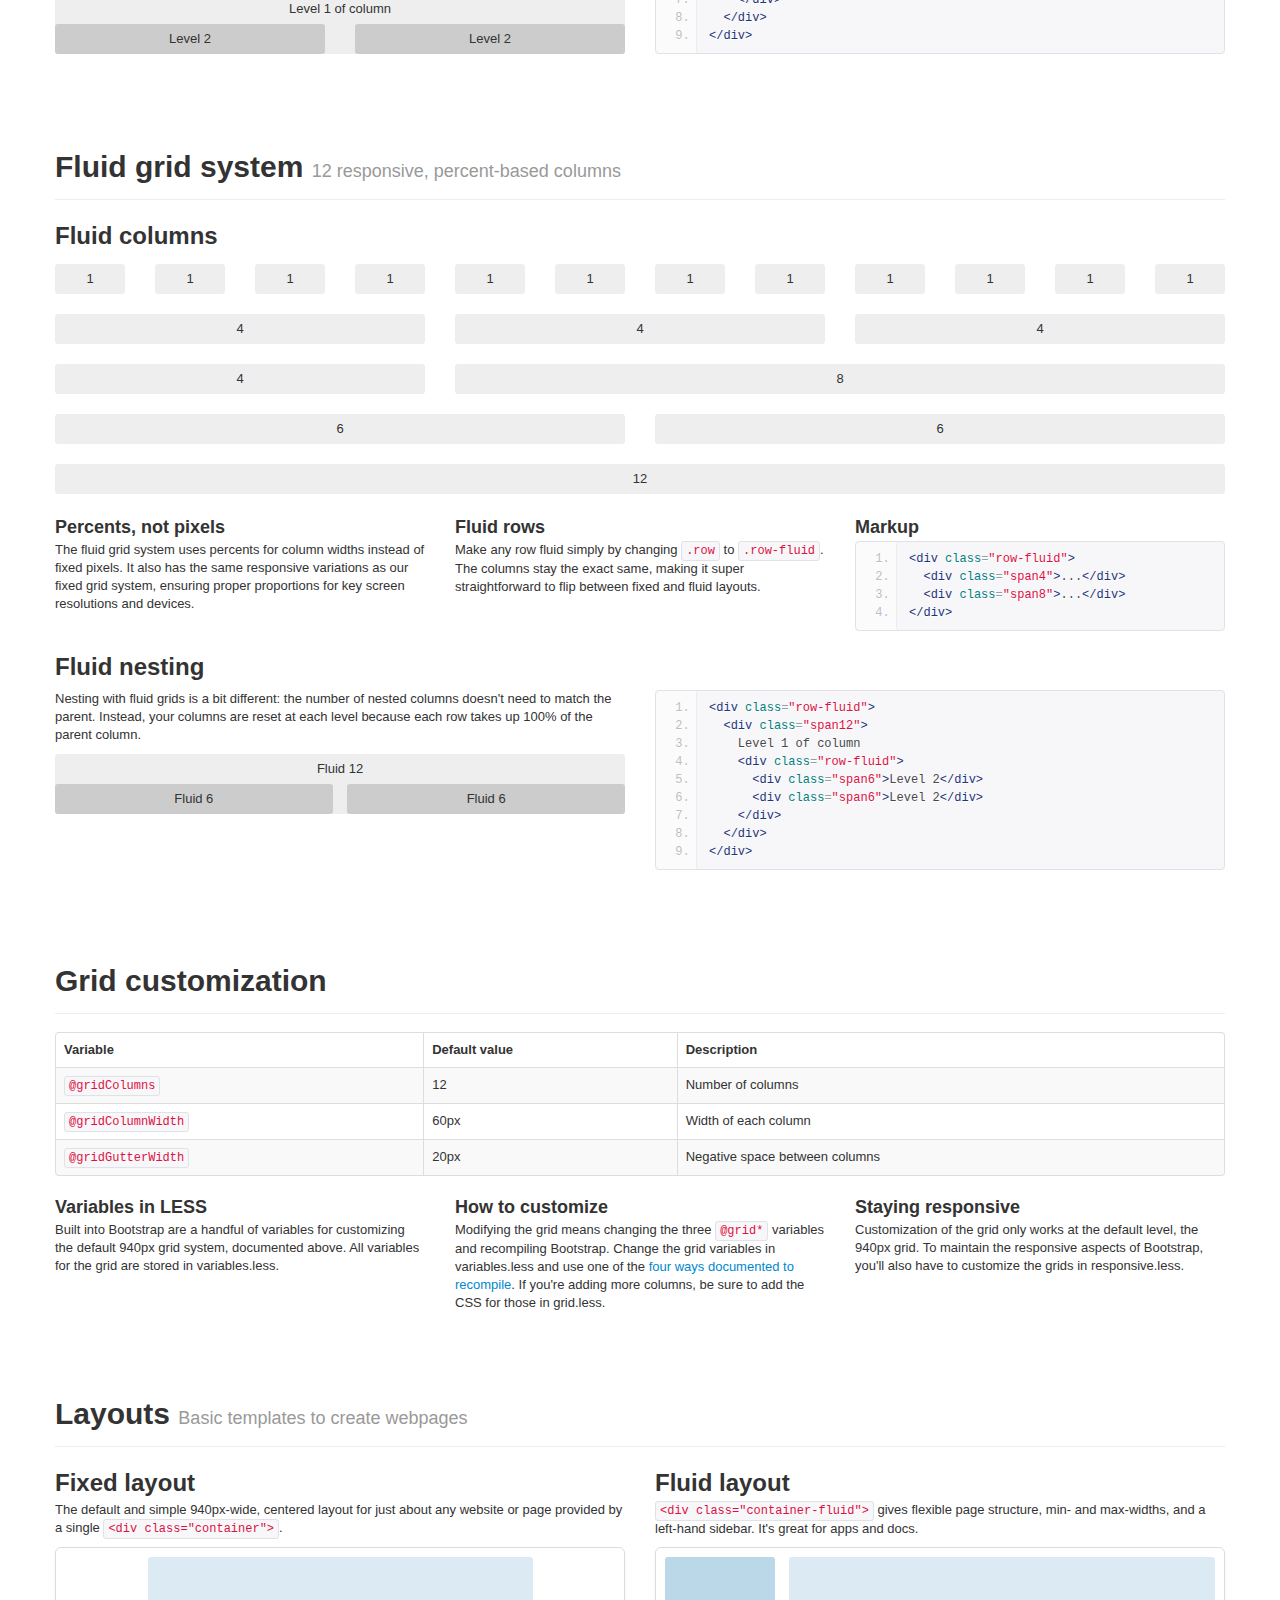
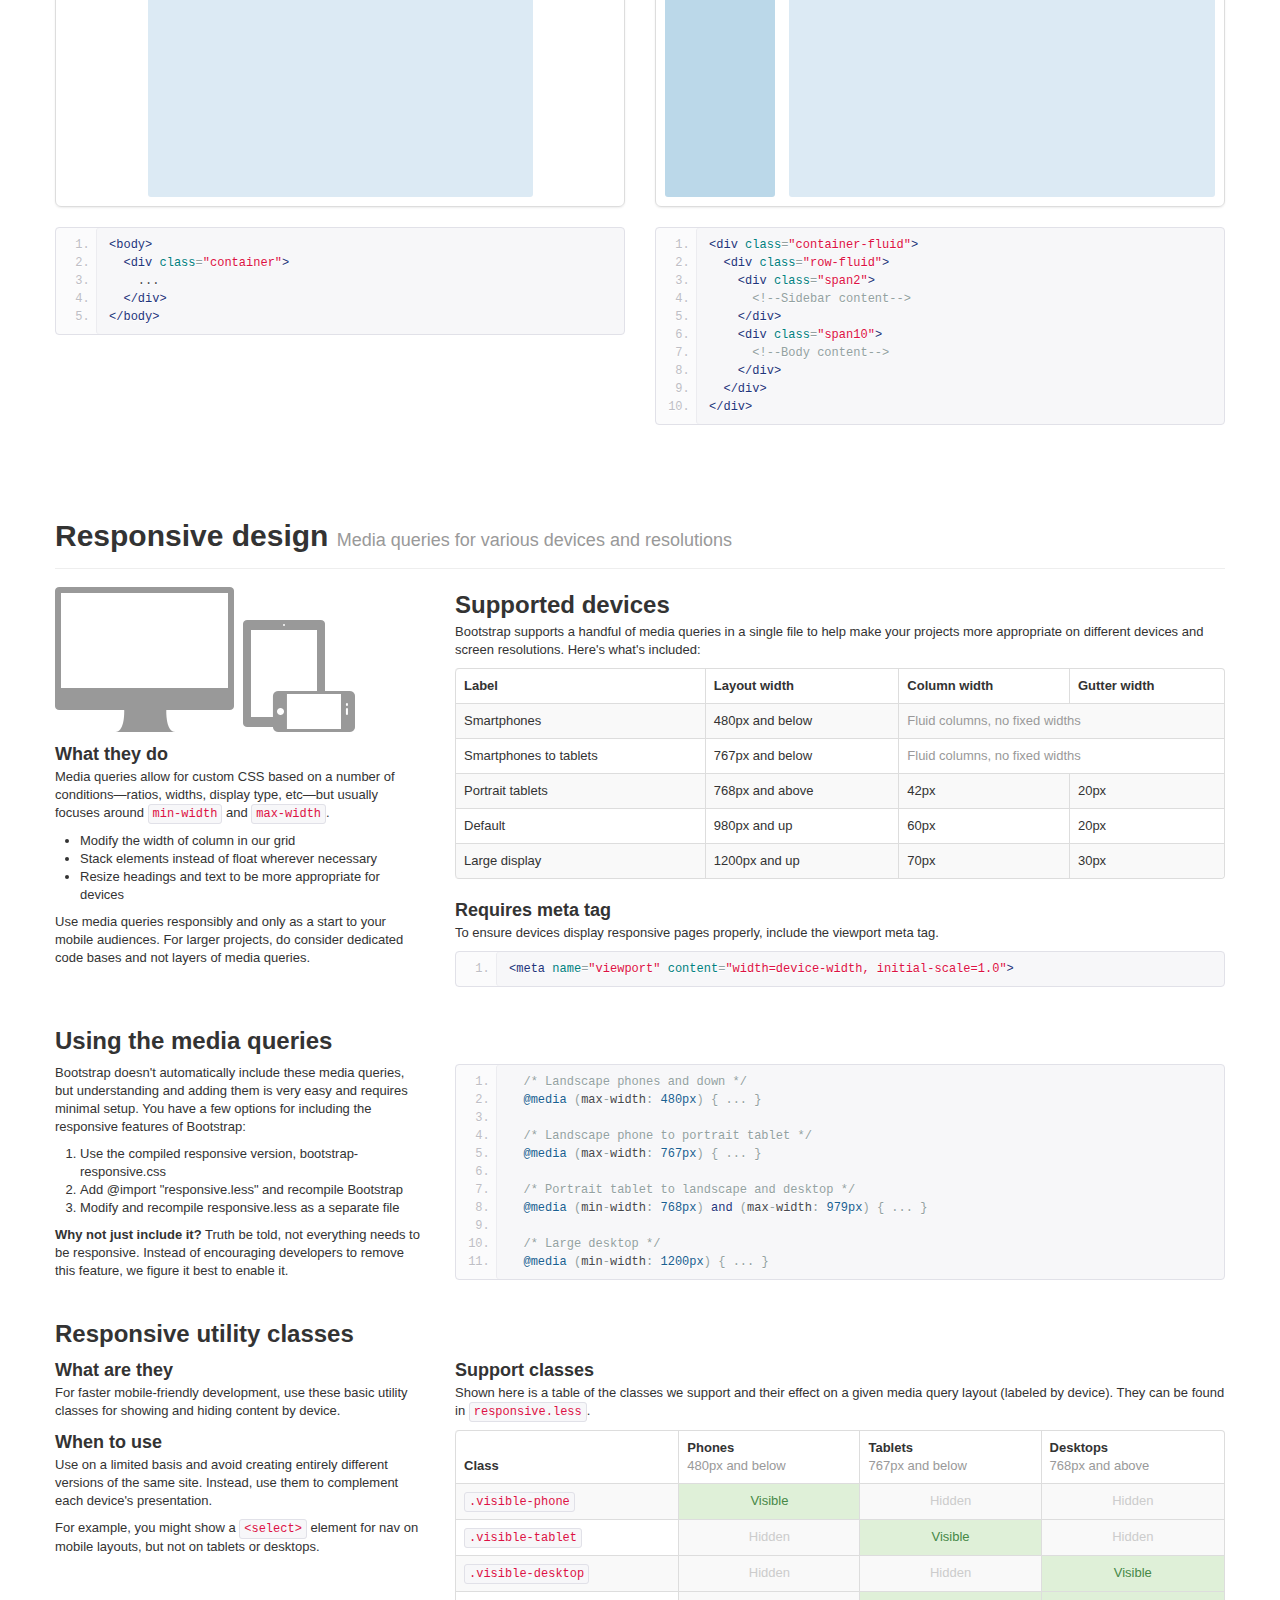
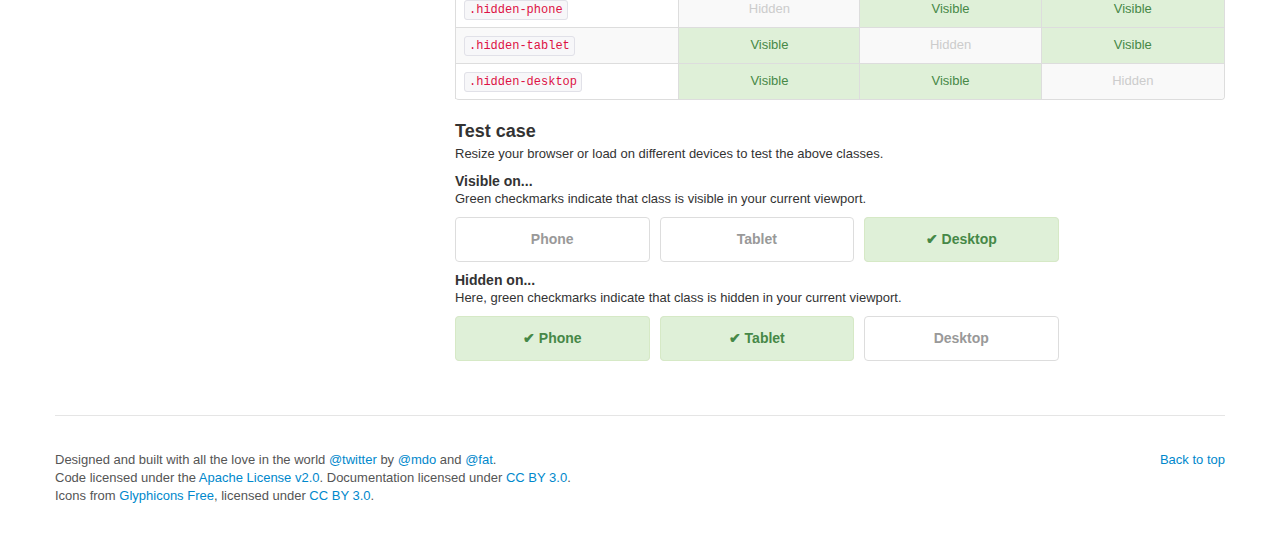
<file: bootstrap/docs/scaffolding.html>
<!DOCTYPE html>
<html lang="en">
  <head>
    <meta charset="utf-8">
    <title>Scaffolding · Twitter Bootstrap</title>
    <meta name="viewport" content="width=device-width, initial-scale=1.0">
    <meta name="description" content="">
    <meta name="author" content="">

    <!-- Le styles -->
    <link href="assets/css/bootstrap.css" rel="stylesheet">
    <link href="assets/css/bootstrap-responsive.css" rel="stylesheet">
    <link href="assets/css/docs.css" rel="stylesheet">
    <link href="assets/js/google-code-prettify/prettify.css" rel="stylesheet">

    <!-- Le HTML5 shim, for IE6-8 support of HTML5 elements -->
    <!--[if lt IE 9]>
      <script src="http://html5shim.googlecode.com/svn/trunk/html5.js"></script>
    <![endif]-->

    <!-- Le fav and touch icons -->
    <link rel="shortcut icon" href="assets/ico/favicon.ico">
    <link rel="apple-touch-icon-precomposed" sizes="144x144" href="assets/ico/apple-touch-icon-144-precomposed.png">
    <link rel="apple-touch-icon-precomposed" sizes="114x114" href="assets/ico/apple-touch-icon-114-precomposed.png">
    <link rel="apple-touch-icon-precomposed" sizes="72x72" href="assets/ico/apple-touch-icon-72-precomposed.png">
    <link rel="apple-touch-icon-precomposed" href="assets/ico/apple-touch-icon-57-precomposed.png">

  </head>

  <body data-spy="scroll" data-target=".subnav" data-offset="50">


  <!-- Navbar
    ================================================== -->
    <div class="navbar navbar-fixed-top">
      <div class="navbar-inner">
        <div class="container">
          <button type="button"class="btn btn-navbar" data-toggle="collapse" data-target=".nav-collapse">
            <span class="icon-bar"></span>
            <span class="icon-bar"></span>
            <span class="icon-bar"></span>
          </button>
          <a class="brand" href="./index.html">Bootstrap</a>
          <div class="nav-collapse collapse">
            <ul class="nav">
              <li class="">
                <a href="./index.html">Overview</a>
              </li>
              <li class="active">
                <a href="./scaffolding.html">Scaffolding</a>
              </li>
              <li class="">
                <a href="./base-css.html">Base CSS</a>
              </li>
              <li class="">
                <a href="./components.html">Components</a>
              </li>
              <li class="">
                <a href="./javascript.html">Javascript plugins</a>
              </li>
              <li class="">
                <a href="./less.html">Using LESS</a>
              </li>
              <li class="divider-vertical"></li>
              <li class="">
                <a href="./download.html">Customize</a>
              </li>
              <li class="">
                <a href="./examples.html">Examples</a>
              </li>
            </ul>
          </div>
        </div>
      </div>
    </div>

    <div class="container">

<!-- Masthead
================================================== -->
<header class="jumbotron subhead" id="overview">
  <h1>Scaffolding</h1>
  <p class="lead">Bootstrap is built on a responsive 12-column grid. We've also included fixed- and fluid-width layouts based on that system.</p>
  <div class="subnav">
    <ul class="nav nav-pills">
      <li><a href="#global">Global styles</a></li>
      <li><a href="#gridSystem">Grid system</a></li>
      <li><a href="#fluidGridSystem">Fluid grid system</a></li>
      <li><a href="#gridCustomization">Customizing</a></li>
      <li><a href="#layouts">Layouts</a></li>
      <li><a href="#responsive">Responsive design</a></li>
    </ul>
  </div>
</header>




<!-- Global Bootstrap settings
================================================== -->
<section id="global">
  <div class="page-header">
    <h1>Global styles <small>for CSS reset, typography, and links</small></h1>
  </div>
  <div class="row">
    <div class="span4">
      <h2>Requires HTML5 doctype</h2>
      <p>Bootstrap makes use of HTML elements and CSS properties that require the use of the HTML5 doctype. Be sure to include it at the beginning of every Bootstrapped page in your project.</p>
<pre class="prettyprint linenums">
&lt;!DOCTYPE html&gt;
&lt;html lang="en"&gt;
  ...
&lt;/html&gt;
</pre>
    </div><!-- /.span -->
    <div class="span4">
      <h2>Typography and links</h2>
      <p>Within the <strong>scaffolding.less</strong> file, we set basic global display, typography, and link styles. Specifically, we:</p>
      <ul>
        <li>Remove margin on the body</li>
        <li>Set <code>background-color: white;</code> on the <code>body</code></li>
        <li>Use the <code>@baseFontFamily</code>, <code>@baseFontSize</code>, and <code>@baseLineHeight</code> attributes as our typographyic base</li>
        <li>Set the global link color via <code>@linkColor</code> and apply link underlines only on <code>:hover</code></li>
      </ul>
    </div><!-- /.span -->
    <div class="span4">
      <h2>Reset via Normalize</h2>
      <p>As of Bootstrap 2, the traditional CSS reset has evolved to make use of elements from <a href="http://necolas.github.com/normalize.css/" target="_blank">Normalize.css</a>, a project by <a href="http://twitter.com/necolas" target="_blank">Nicolas Gallagher</a> that also powers the <a href="http://html5boilerplate.com" target="_blank">HTML5 Boilerplate</a>.</p>
      <p>The new reset can still be found in <strong>reset.less</strong>, but with many elements removed for brevity and accuracy.</p>
    </div><!-- /.span -->
  </div><!-- /.row -->
</section>




<!-- Grid system
================================================== -->
<section id="gridSystem">
  <div class="page-header">
    <h1>Default grid system <small>12 columns with a responsive twist</small></h1>
  </div>

  <div class="row show-grid">
    <div class="span1">1</div>
    <div class="span1">1</div>
    <div class="span1">1</div>
    <div class="span1">1</div>
    <div class="span1">1</div>
    <div class="span1">1</div>
    <div class="span1">1</div>
    <div class="span1">1</div>
    <div class="span1">1</div>
    <div class="span1">1</div>
    <div class="span1">1</div>
    <div class="span1">1</div>
  </div>
  <div class="row show-grid">
    <div class="span4">4</div>
    <div class="span4">4</div>
    <div class="span4">4</div>
  </div>
  <div class="row show-grid">
    <div class="span4">4</div>
    <div class="span8">8</div>
  </div>
  <div class="row show-grid">
    <div class="span6">6</div>
    <div class="span6">6</div>
  </div>
  <div class="row show-grid">
    <div class="span12">12</div>
  </div>
  <div class="row">
    <div class="span4">
      <p>The default grid system provided in Bootstrap utilizes <strong>12 columns</strong> that render out at widths of 724px, 940px (default without responsive CSS included), and 1170px. Below 767px viewports, the columns become fluid and stack vertically. </p>
    </div><!-- /.span -->
    <div class="span4">
<pre class="prettyprint linenums">
&lt;div class="row"&gt;
  &lt;div class="span4"&gt;...&lt;/div&gt;
  &lt;div class="span8"&gt;...&lt;/div&gt;
&lt;/div&gt;
</pre>
    </div><!-- /.span -->
    <div class="span4">
      <p>As shown here, a basic layout can be created with two "columns", each spanning a number of the 12 foundational columns we defined as part of our grid system.</p>
    </div><!-- /.span -->
  </div><!-- /.row -->

  <br>

  <h2>Offsetting columns</h2>
  <div class="row show-grid">
    <div class="span4">4</div>
    <div class="span4 offset4">4 offset 4</div>
  </div><!-- /row -->
  <div class="row show-grid">
    <div class="span3 offset3">3 offset 3</div>
    <div class="span3 offset3">3 offset 3</div>
  </div><!-- /row -->
  <div class="row show-grid">
    <div class="span8 offset4">8 offset 4</div>
  </div><!-- /row -->
<pre class="prettyprint linenums">
&lt;div class="row"&gt;
  &lt;div class="span4"&gt;...&lt;/div&gt;
  &lt;div class="span4 offset4"&gt;...&lt;/div&gt;
&lt;/div&gt;
</pre>

  <br>

  <h2>Nesting columns</h2>
  <div class="row">
    <div class="span6">
      <p>With the static (non-fluid) grid system in Bootstrap, nesting is easy. To nest your content, just add a new <code>.row</code> and set of <code>.span*</code> columns within an existing <code>.span*</code> column.</p>
      <h3>Example</h3>
      <p>Nested rows should include a set of columns that add up to the number of columns of it's parent. For example, two nested <code>.span3</code> columns should be placed within a <code>.span6</code>.</p>
      <div class="row show-grid">
        <div class="span6">
          Level 1 of column
          <div class="row show-grid">
            <div class="span3">
              Level 2
            </div>
            <div class="span3">
              Level 2
            </div>
          </div>
        </div>
      </div>
    </div><!-- /.span -->
    <div class="span6">
<pre class="prettyprint linenums">
&lt;div class="row"&gt;
  &lt;div class="span6"&gt;
    Level 1 column
    &lt;div class="row"&gt;
      &lt;div class="span3"&gt;Level 2&lt;/div&gt;
      &lt;div class="span3"&gt;Level 2&lt;/div&gt;
    &lt;/div&gt;
  &lt;/div&gt;
&lt;/div&gt;
</pre>
    </div><!-- /.span -->
  </div><!-- /.row -->
</section>



<!-- Fluid grid system
================================================== -->
<section id="fluidGridSystem">
  <div class="page-header">
    <h1>Fluid grid system <small>12 responsive, percent-based columns</small></h1>
  </div>

  <h2>Fluid columns</h2>
  <div class="row-fluid show-grid">
    <div class="span1">1</div>
    <div class="span1">1</div>
    <div class="span1">1</div>
    <div class="span1">1</div>
    <div class="span1">1</div>
    <div class="span1">1</div>
    <div class="span1">1</div>
    <div class="span1">1</div>
    <div class="span1">1</div>
    <div class="span1">1</div>
    <div class="span1">1</div>
    <div class="span1">1</div>
  </div>
  <div class="row-fluid show-grid">
    <div class="span4">4</div>
    <div class="span4">4</div>
    <div class="span4">4</div>
  </div>
  <div class="row-fluid show-grid">
    <div class="span4">4</div>
    <div class="span8">8</div>
  </div>
  <div class="row-fluid show-grid">
    <div class="span6">6</div>
    <div class="span6">6</div>
  </div>
  <div class="row-fluid show-grid">
    <div class="span12">12</div>
  </div>

  <div class="row">
    <div class="span4">
      <h3>Percents, not pixels</h3>
      <p>The fluid grid system uses percents for column widths instead of fixed pixels. It also has the same responsive variations as our fixed grid system, ensuring proper proportions for key screen resolutions and devices.</p>
    </div><!-- /.span -->
    <div class="span4">
      <h3>Fluid rows</h3>
      <p>Make any row fluid simply by changing <code>.row</code> to <code>.row-fluid</code>. The columns stay the exact same, making it super straightforward to flip between fixed and fluid layouts.</p>
    </div><!-- /.span -->
    <div class="span4">
      <h3>Markup</h3>
<pre class="prettyprint linenums">
&lt;div class="row-fluid"&gt;
  &lt;div class="span4"&gt;...&lt;/div&gt;
  &lt;div class="span8"&gt;...&lt;/div&gt;
&lt;/div&gt;
</pre>
    </div><!-- /.span -->
  </div><!-- /.row -->

  <h2>Fluid nesting</h2>
  <div class="row">
    <div class="span6">
      <p>Nesting with fluid grids is a bit different: the number of nested columns doesn't need to match the parent. Instead, your columns are reset at each level because each row takes up 100% of the parent column.</p>
      <div class="row-fluid show-grid">
        <div class="span12">
          Fluid 12
          <div class="row-fluid show-grid">
            <div class="span6">
              Fluid 6
            </div>
            <div class="span6">
              Fluid 6
            </div>
          </div>
        </div>
      </div>
    </div><!-- /.span -->
    <div class="span6">
<pre class="prettyprint linenums">
&lt;div class="row-fluid"&gt;
  &lt;div class="span12"&gt;
    Level 1 of column
    &lt;div class="row-fluid"&gt;
      &lt;div class="span6"&gt;Level 2&lt;/div&gt;
      &lt;div class="span6"&gt;Level 2&lt;/div&gt;
    &lt;/div&gt;
  &lt;/div&gt;
&lt;/div&gt;
</pre>
    </div><!-- /.span -->
  </div><!-- /.row -->

</section>



<!-- Customizaton
================================================== -->
<section id="gridCustomization">
  <div class="page-header">
    <h1>Grid customization</h1>
  </div>
  <table class="table table-bordered table-striped">
    <thead>
      <tr>
        <th>Variable</th>
        <th>Default value</th>
        <th>Description</th>
      </tr>
    </thead>
    <tbody>
      <tr>
        <td><code>@gridColumns</code></td>
        <td>12</td>
        <td>Number of columns</td>
      </tr>
      <tr>
        <td><code>@gridColumnWidth</code></td>
        <td>60px</td>
        <td>Width of each column</td>
      </tr>
      <tr>
        <td><code>@gridGutterWidth</code></td>
        <td>20px</td>
        <td>Negative space between columns</td>
      </tr>
    </tbody>
  </table>
  <div class="row">
    <div class="span4">
      <h3>Variables in LESS</h3>
      <p>Built into Bootstrap are a handful of variables for customizing the default 940px grid system, documented above. All variables for the grid are stored in variables.less.</p>
    </div><!-- /.span -->
    <div class="span4">
      <h3>How to customize</h3>
      <p>Modifying the grid means changing the three <code>@grid*</code> variables and recompiling Bootstrap. Change the grid variables in variables.less and use one of the <a href="less.html#compiling">four ways documented to recompile</a>. If you're adding more columns, be sure to add the CSS for those in grid.less.</p>
    </div><!-- /.span -->
    <div class="span4">
      <h3>Staying responsive</h3>
      <p>Customization of the grid only works at the default level, the 940px grid. To maintain the responsive aspects of Bootstrap, you'll also have to customize the grids in responsive.less.</p>
    </div><!-- /.span -->
  </div><!-- /.row -->

</section>



<!-- Layouts (Default and fluid)
================================================== -->
<section id="layouts">
  <div class="page-header">
    <h1>Layouts <small>Basic templates to create webpages</small></h1>
  </div>

  <div class="row">
    <div class="span6">
      <h2>Fixed layout</h2>
      <p>The default and simple 940px-wide, centered layout for just about any website or page provided by a single <code>&lt;div class="container"&gt;</code>.</p>
      <div class="mini-layout">
        <div class="mini-layout-body"></div>
      </div>
<pre class="prettyprint linenums">
&lt;body&gt;
  &lt;div class="container"&gt;
    ...
  &lt;/div&gt;
&lt;/body&gt;
</pre>
    </div><!-- /.span -->
    <div class="span6">
      <h2>Fluid layout</h2>
      <p><code>&lt;div class="container-fluid"&gt;</code> gives flexible page structure, min- and max-widths, and a left-hand sidebar. It's great for apps and docs.</p>
      <div class="mini-layout fluid">
        <div class="mini-layout-sidebar"></div>
        <div class="mini-layout-body"></div>
      </div>
<pre class="prettyprint linenums">
&lt;div class="container-fluid"&gt;
  &lt;div class="row-fluid"&gt;
    &lt;div class="span2"&gt;
      &lt;!--Sidebar content--&gt;
    &lt;/div&gt;
    &lt;div class="span10"&gt;
      &lt;!--Body content--&gt;
    &lt;/div&gt;
  &lt;/div&gt;
&lt;/div&gt;
</pre>
    </div><!-- /.span -->
  </div><!-- /.row -->
</section>




<!-- Responsive design
================================================== -->
<section id="responsive">
  <div class="page-header">
    <h1>Responsive design <small>Media queries for various devices and resolutions</small></h1>
  </div>
  <!-- Supported devices -->
  <div class="row">
    <div class="span4">
      <p><img src="assets/img/responsive-illustrations.png" alt="Responsive devices"></p>
      <h3>What they do</h3>
      <p>Media queries allow for custom CSS based on a number of conditions&mdash;ratios, widths, display type, etc&mdash;but usually focuses around <code>min-width</code> and <code>max-width</code>.</p>
      <ul>
        <li>Modify the width of column in our grid</li>
        <li>Stack elements instead of float wherever necessary</li>
        <li>Resize headings and text to be more appropriate for devices</li>
      </ul>
      <p>Use media queries responsibly and only as a start to your mobile audiences. For larger projects, do consider dedicated code bases and not layers of media queries.</p>
    </div><!-- /.span -->
    <div class="span8">
      <h2>Supported devices</h2>
      <p>Bootstrap supports a handful of media queries in a single file to help make your projects more appropriate on different devices and screen resolutions. Here's what's included:</p>
      <table class="table table-bordered table-striped">
        <thead>
          <tr>
            <th>Label</th>
            <th>Layout width</th>
            <th>Column width</th>
            <th>Gutter width</th>
          </tr>
        </thead>
        <tbody>
          <tr>
            <td>Smartphones</td>
            <td>480px and below</td>
            <td class="muted" colspan="2">Fluid columns, no fixed widths</td>
          </tr>
          <tr>
            <td>Smartphones to tablets</td>
            <td>767px and below</td>
            <td class="muted" colspan="2">Fluid columns, no fixed widths</td>
          </tr>
          <tr>
            <td>Portrait tablets</td>
            <td>768px and above</td>
            <td>42px</td>
            <td>20px</td>
          </tr>
          <tr>
            <td>Default</td>
            <td>980px and up</td>
            <td>60px</td>
            <td>20px</td>
          </tr>
          <tr>
            <td>Large display</td>
            <td>1200px and up</td>
            <td>70px</td>
            <td>30px</td>
          </tr>
        </tbody>
      </table>

      <h3>Requires meta tag</h3>
      <p>To ensure devices display responsive pages properly, include the viewport meta tag.</p>
      <pre class="prettyprint linenums">&lt;meta name="viewport" content="width=device-width, initial-scale=1.0"&gt;</pre>
    </div><!-- /.span -->
  </div><!-- /.row -->

  <br>

  <!-- Media query code -->
  <h2>Using the media queries</h2>
  <div class="row">
    <div class="span4">
      <p>Bootstrap doesn't automatically include these media queries, but understanding and adding them is very easy and requires minimal setup. You have a few options for including the responsive features of Bootstrap:</p>
      <ol>
        <li>Use the compiled responsive version, bootstrap-responsive.css</li>
        <li>Add @import "responsive.less" and recompile Bootstrap</li>
        <li>Modify and recompile responsive.less as a separate file</li>
      </ol>
      <p><strong>Why not just include it?</strong> Truth be told, not everything needs to be responsive. Instead of encouraging developers to remove this feature, we figure it best to enable it.</p>
    </div><!-- /.span -->
    <div class="span8">
<pre class="prettyprint linenums">
  /* Landscape phones and down */
  @media (max-width: 480px) { ... }

  /* Landscape phone to portrait tablet */
  @media (max-width: 767px) { ... }

  /* Portrait tablet to landscape and desktop */
  @media (min-width: 768px) and (max-width: 979px) { ... }

  /* Large desktop */
  @media (min-width: 1200px) { ... }
</pre>
    </div><!-- /.span -->
  </div><!-- /.row -->
  <br>

  <!-- Responsive utility classes -->
  <h2>Responsive utility classes</h2>
  <div class="row">
    <div class="span4">
      <h3>What are they</h2>
      <p>For faster mobile-friendly development, use these basic utility classes for showing and hiding content by device.</p>
      <h3>When to use</h2>
      <p>Use on a limited basis and avoid creating entirely different versions of the same site. Instead, use them to complement each device's presentation.</p>
      <p>For example, you might show a <code>&lt;select&gt;</code> element for nav on mobile layouts, but not on tablets or desktops.</p>
    </div><!-- /.span -->
    <div class="span8">
      <h3>Support classes</h3>
      <p>Shown here is a table of the classes we support and their effect on a given media query layout (labeled by device). They can be found in <code>responsive.less</code>.</p>
      <table class="table table-bordered table-striped responsive-utilities">
        <thead>
          <tr>
            <th>Class</th>
            <th>Phones <small>480px and below</small></th>
            <th>Tablets <small>767px and below</small></th>
            <th>Desktops <small>768px and above</small></th>
          </tr>
        </thead>
        <tbody>
          <tr>
            <th><code>.visible-phone</code></th>
            <td class="is-visible">Visible</td>
            <td class="is-hidden">Hidden</td>
            <td class="is-hidden">Hidden</td>
          </tr>
          <tr>
            <th><code>.visible-tablet</code></th>
            <td class="is-hidden">Hidden</td>
            <td class="is-visible">Visible</td>
            <td class="is-hidden">Hidden</td>
          </tr>
          <tr>
            <th><code>.visible-desktop</code></th>
            <td class="is-hidden">Hidden</td>
            <td class="is-hidden">Hidden</td>
            <td class="is-visible">Visible</td>
          </tr>
          <tr>
            <th><code>.hidden-phone</code></th>
            <td class="is-hidden">Hidden</td>
            <td class="is-visible">Visible</td>
            <td class="is-visible">Visible</td>
          </tr>
          <tr>
            <th><code>.hidden-tablet</code></th>
            <td class="is-visible">Visible</td>
            <td class="is-hidden">Hidden</td>
            <td class="is-visible">Visible</td>
          </tr>
          <tr>
            <th><code>.hidden-desktop</code></th>
            <td class="is-visible">Visible</td>
            <td class="is-visible">Visible</td>
            <td class="is-hidden">Hidden</td>
          </tr>
        </tbody>
      </table>
      <h3>Test case</h3>
      <p>Resize your browser or load on different devices to test the above classes.</p>
      <h4>Visible on...</h4>
      <p>Green checkmarks indicate that class is visible in your current viewport.</p>
      <ul class="responsive-utilities-test">
        <li>Phone<span class="visible-phone">&#10004; Phone</span></li>
        <li>Tablet<span class="visible-tablet">&#10004; Tablet</span></li>
        <li>Desktop<span class="visible-desktop">&#10004; Desktop</span></li>
      </ul>
      <h4>Hidden on...</h4>
      <p>Here, green checkmarks indicate that class is hidden in your current viewport.</p>
      <ul class="responsive-utilities-test hidden-on">
        <li>Phone<span class="hidden-phone">&#10004; Phone</span></li>
        <li>Tablet<span class="hidden-tablet">&#10004; Tablet</span></li>
        <li>Desktop<span class="hidden-desktop">&#10004; Desktop</span></li>
      </ul>
    </div><!-- /.span -->
  </div><!-- /.row -->


  <div class="row">
    <div class="span4">
    </div><!-- /.span -->
  </div><!-- /.row -->
</section>


     <!-- Footer
      ================================================== -->
      <footer class="footer">
        <p class="pull-right"><a href="#">Back to top</a></p>
        <p>Designed and built with all the love in the world <a href="http://twitter.com/twitter" target="_blank">@twitter</a> by <a href="http://twitter.com/mdo" target="_blank">@mdo</a> and <a href="http://twitter.com/fat" target="_blank">@fat</a>.</p>
        <p>Code licensed under the <a href="http://www.apache.org/licenses/LICENSE-2.0" target="_blank">Apache License v2.0</a>. Documentation licensed under <a href="http://creativecommons.org/licenses/by/3.0/">CC BY 3.0</a>.</p>
        <p>Icons from <a href="http://glyphicons.com">Glyphicons Free</a>, licensed under <a href="http://creativecommons.org/licenses/by/3.0/">CC BY 3.0</a>.</p>
      </footer>

    </div><!-- /container -->



    <!-- Le javascript
    ================================================== -->
    <!-- Placed at the end of the document so the pages load faster -->
    <script type="text/javascript" src="http://platform.twitter.com/widgets.js"></script>
    <script src="assets/js/jquery.js"></script>
    <script src="assets/js/google-code-prettify/prettify.js"></script>
    <script src="assets/js/bootstrap-transition.js"></script>
    <script src="assets/js/bootstrap-alert.js"></script>
    <script src="assets/js/bootstrap-modal.js"></script>
    <script src="assets/js/bootstrap-dropdown.js"></script>
    <script src="assets/js/bootstrap-scrollspy.js"></script>
    <script src="assets/js/bootstrap-tab.js"></script>
    <script src="assets/js/bootstrap-tooltip.js"></script>
    <script src="assets/js/bootstrap-popover.js"></script>
    <script src="assets/js/bootstrap-button.js"></script>
    <script src="assets/js/bootstrap-collapse.js"></script>
    <script src="assets/js/bootstrap-carousel.js"></script>
    <script src="assets/js/bootstrap-typeahead.js"></script>
    <script src="assets/js/application.js"></script>


  </body>
</html>
</file>
<file: bootstrap/docs/assets/js/google-code-prettify/prettify.css>
.com { color: #93a1a1; }
.lit { color: #195f91; }
.pun, .opn, .clo { color: #93a1a1; }
.fun { color: #dc322f; }
.str, .atv { color: #D14; }
.kwd, .linenums .tag { color: #1e347b; }
.typ, .atn, .dec, .var { color: teal; }
.pln { color: #48484c; }

.prettyprint {
  padding: 8px;
  background-color: #f7f7f9;
  border: 1px solid #e1e1e8;
}
.prettyprint.linenums {
  -webkit-box-shadow: inset 40px 0 0 #fbfbfc, inset 41px 0 0 #ececf0;
     -moz-box-shadow: inset 40px 0 0 #fbfbfc, inset 41px 0 0 #ececf0;
          box-shadow: inset 40px 0 0 #fbfbfc, inset 41px 0 0 #ececf0;
}

/* Specify class=linenums on a pre to get line numbering */
ol.linenums {
  margin: 0 0 0 33px; /* IE indents via margin-left */
} 
ol.linenums li {
  padding-left: 12px;
  color: #bebec5;
  line-height: 18px;
  text-shadow: 0 1px 0 #fff;
}
</file>
<file: css/basic.css>
/* page styles */
body { font-family: "Segoe UI", Frutiger,Tahoma,Helvetica,"Helvetica Neue", Arial, sans-serif; }
table {  border-collapse: collapse; }
td, th { 
   text-align: center; 
   border: 1px solid #ddd; 
   padding:2px 5px; 
   }
   
caption {margin: 0 0 .5em; font-weight: bold; }
</file>
<file: bootstrap/docs/assets/css/docs.css>
/* Add additional stylesheets below
-------------------------------------------------- */
/*
  Bootstrap's documentation styles
  Special styles for presenting Bootstrap's documentation and examples
*/


/* Body and structure
-------------------------------------------------- */
body {
  position: relative;
  padding-top: 90px;
  background-color: #fff;
  background-image: url(../img/grid-18px-masked.png);
  background-repeat: repeat-x;
  background-position: 0 40px;
}


/* Tweak navbar brand link to be super sleek
-------------------------------------------------- */
.navbar-fixed-top .brand {
  padding-right: 0;
  padding-left: 0;
  margin-left: 20px;
  float: right;
  font-weight: bold;
  color: #000;
  text-shadow: 0 1px 0 rgba(255,255,255,.1), 0 0 30px rgba(255,255,255,.125);
  -webkit-transition: all .2s linear;
     -moz-transition: all .2s linear;
          transition: all .2s linear;
}
.navbar-fixed-top .brand:hover {
  text-decoration: none;
}


/* Space out sub-sections more
-------------------------------------------------- */
section {
  padding-top: 60px;
}

/* Faded out hr */
hr.soften {
  height: 1px;
  margin: 54px 0;
  background-image: -webkit-linear-gradient(left, rgba(0,0,0,0), rgba(0,0,0,.1), rgba(0,0,0,0));
  background-image:    -moz-linear-gradient(left, rgba(0,0,0,0), rgba(0,0,0,.1), rgba(0,0,0,0));
  background-image:     -ms-linear-gradient(left, rgba(0,0,0,0), rgba(0,0,0,.1), rgba(0,0,0,0));
  background-image:      -o-linear-gradient(left, rgba(0,0,0,0), rgba(0,0,0,.1), rgba(0,0,0,0));
  border: 0;
}


/* Jumbotrons
-------------------------------------------------- */
.jumbotron {
  position: relative;
}
.jumbotron h1 {
  margin-bottom: 9px;
  font-size: 81px;
  font-weight: bold;
  letter-spacing: -1px;
  line-height: 1;
}
.jumbotron p {
  margin-bottom: 18px;
  font-weight: 300;
}
.jumbotron .btn-large {
  font-size: 20px;
  font-weight: normal;
  padding: 14px 24px;
  margin-right: 10px;
  -webkit-border-radius: 6px;
     -moz-border-radius: 6px;
          border-radius: 6px;
}
.jumbotron .btn-large small {
  font-size: 14px;
}

/* Masthead (docs home) */
.masthead {
  padding-top: 36px;
  margin-bottom: 72px;
}
.masthead h1,
.masthead p {
  text-align: center;
}
.masthead h1 {
  margin-bottom: 18px;
}
.masthead p {
  margin-left: 5%;
  margin-right: 5%;
  font-size: 30px;
  line-height: 36px;
}


/* Specific jumbotrons
------------------------- */
/* supporting docs pages */
.subhead {
  padding-bottom: 0;
  margin-bottom: 9px;
}
.subhead h1 {
  font-size: 54px;
}

/* Subnav */
.subnav {
  width: 100%;
  height: 36px;
  background-color: #eeeeee; /* Old browsers */
  background-repeat: repeat-x; /* Repeat the gradient */
  background-image: -moz-linear-gradient(top, #f5f5f5 0%, #eeeeee 100%); /* FF3.6+ */
  background-image: -webkit-gradient(linear, left top, left bottom, color-stop(0%,#f5f5f5), color-stop(100%,#eeeeee)); /* Chrome,Safari4+ */
  background-image: -webkit-linear-gradient(top, #f5f5f5 0%,#eeeeee 100%); /* Chrome 10+,Safari 5.1+ */
  background-image: -ms-linear-gradient(top, #f5f5f5 0%,#eeeeee 100%); /* IE10+ */
  background-image: -o-linear-gradient(top, #f5f5f5 0%,#eeeeee 100%); /* Opera 11.10+ */
  filter: progid:DXImageTransform.Microsoft.gradient( startColorstr='#f5f5f5', endColorstr='#eeeeee',GradientType=0 ); /* IE6-9 */
  background-image: linear-gradient(top, #f5f5f5 0%,#eeeeee 100%); /* W3C */
  border: 1px solid #e5e5e5;
  -webkit-border-radius: 4px;
     -moz-border-radius: 4px;
          border-radius: 4px;
}
.subnav .nav {
  margin-bottom: 0;
}
.subnav .nav > li > a {
  margin: 0;
  padding-top:    11px;
  padding-bottom: 11px;
  border-left: 1px solid #f5f5f5;
  border-right: 1px solid #e5e5e5;
  -webkit-border-radius: 0;
     -moz-border-radius: 0;
          border-radius: 0;
}
.subnav .nav > .active > a,
.subnav .nav > .active > a:hover {
  padding-left: 13px;
  color: #777;
  background-color: #e9e9e9;
  border-right-color: #ddd;
  border-left: 0;
  -webkit-box-shadow: inset 0 3px 5px rgba(0,0,0,.05);
     -moz-box-shadow: inset 0 3px 5px rgba(0,0,0,.05);
          box-shadow: inset 0 3px 5px rgba(0,0,0,.05);
}
.subnav .nav > .active > a .caret,
.subnav .nav > .active > a:hover .caret {
  border-top-color: #777;
}
.subnav .nav > li:first-child > a,
.subnav .nav > li:first-child > a:hover {
  border-left: 0;
  padding-left: 12px;
  -webkit-border-radius: 4px 0 0 4px;
     -moz-border-radius: 4px 0 0 4px;
          border-radius: 4px 0 0 4px;
}
.subnav .nav > li:last-child > a {
  border-right: 0;
}
.subnav .dropdown-menu {
  -webkit-border-radius: 0 0 4px 4px;
     -moz-border-radius: 0 0 4px 4px;
          border-radius: 0 0 4px 4px;
}

/* Fixed subnav on scroll, but only for 980px and up (sorry IE!) */
@media (min-width: 980px) {
  .subnav-fixed {
    position: fixed;
    top: 40px;
    left: 0;
    right: 0;
    z-index: 1020; /* 10 less than .navbar-fixed to prevent any overlap */
    border-color: #d5d5d5;
    border-width: 0 0 1px; /* drop the border on the fixed edges */
    -webkit-border-radius: 0;
       -moz-border-radius: 0;
            border-radius: 0;
    -webkit-box-shadow: inset 0 1px 0 #fff, 0 1px 5px rgba(0,0,0,.1);
       -moz-box-shadow: inset 0 1px 0 #fff, 0 1px 5px rgba(0,0,0,.1);
            box-shadow: inset 0 1px 0 #fff, 0 1px 5px rgba(0,0,0,.1);
    filter: progid:DXImageTransform.Microsoft.gradient(enabled=false); /* IE6-9 */
  }
  .subnav-fixed .nav {
    width: 938px;
    margin: 0 auto;
    padding: 0 1px;
  }
  .subnav .nav > li:first-child > a,
  .subnav .nav > li:first-child > a:hover {
    -webkit-border-radius: 0;
       -moz-border-radius: 0;
            border-radius: 0;
  }
}


/* Quick links
-------------------------------------------------- */
.bs-links {
  margin: 36px 0;
}
.quick-links {
  min-height: 30px;
  margin: 0;
  padding: 5px 20px;
  list-style: none;
  text-align: center;
  overflow: hidden;
}
.quick-links:first-child {
  min-height: 0;
}
.quick-links li {
  display: inline;
  margin: 0 8px;
  color: #999;
}
.quick-links .github-btn,
.quick-links .tweet-btn,
.quick-links .follow-btn {
  position: relative;
  top: 5px;
}


/* Marketing section of Overview
-------------------------------------------------- */
.marketing .row {
  margin-bottom: 9px;
}
.marketing h1 {
  margin: 36px 0 27px;
  font-size: 40px;
  font-weight: 300;
  text-align: center;
}
.marketing h2,
.marketing h3 {
  font-weight: 300;
}
.marketing h2 {
  font-size: 22px;
}
.marketing p {
  margin-right: 10px;
}
.marketing .bs-icon {
  float: left;
  margin: 7px 10px 0 0;
  opacity: .8;
}
.marketing .small-bs-icon {
  float: left;
  margin: 4px 5px 0 0;
}



/* Footer
-------------------------------------------------- */
.footer {
  margin-top: 45px;
  padding: 35px 0 36px;
  border-top: 1px solid #e5e5e5;
}
.footer p {
  margin-bottom: 0;
  color: #555;
}



/* Special grid styles
-------------------------------------------------- */
.show-grid {
  margin-top: 10px;
  margin-bottom: 20px;
}
.show-grid [class*="span"] {
  background-color: #eee;
  text-align: center;
  -webkit-border-radius: 3px;
     -moz-border-radius: 3px;
          border-radius: 3px;
  min-height: 30px;
  line-height: 30px;
}
.show-grid:hover [class*="span"] {
  background: #ddd;
}
.show-grid .show-grid {
  margin-top: 0;
  margin-bottom: 0;
}
.show-grid .show-grid [class*="span"] {
  background-color: #ccc;
}


/* Render mini layout previews
-------------------------------------------------- */
.mini-layout {
  border: 1px solid #ddd;
  -webkit-border-radius: 6px;
     -moz-border-radius: 6px;
          border-radius: 6px;
  -webkit-box-shadow: 0 1px 2px rgba(0,0,0,.075);
     -moz-box-shadow: 0 1px 2px rgba(0,0,0,.075);
          box-shadow: 0 1px 2px rgba(0,0,0,.075);
}
.mini-layout {
  height: 240px;
  margin-bottom: 20px;
  padding: 9px;
}
.mini-layout div {
  -webkit-border-radius: 3px;
     -moz-border-radius: 3px;
          border-radius: 3px;
}
.mini-layout .mini-layout-body {
  background-color: #dceaf4;
  margin: 0 auto;
  width: 70%;
  height: 240px;
}
.mini-layout.fluid .mini-layout-sidebar,
.mini-layout.fluid .mini-layout-header,
.mini-layout.fluid .mini-layout-body {
  float: left;
}
.mini-layout.fluid .mini-layout-sidebar {
  background-color: #bbd8e9;
  width: 20%;
  height: 240px;
}
.mini-layout.fluid .mini-layout-body {
  width: 77.5%;
  margin-left: 2.5%;
}


/* Popover docs
-------------------------------------------------- */
.popover-well {
  min-height: 160px;
}
.popover-well .popover {
  display: block;
}
.popover-well .popover-wrapper {
  width: 50%;
  height: 160px;
  float: left;
  margin-left: 55px;
  position: relative;
}
.popover-well .popover-menu-wrapper {
  height: 80px;
}
.large-bird {
  margin: 5px 0 0 310px;
  opacity: .1;
}


/* Download page
-------------------------------------------------- */
.download .page-header {
  margin-top: 36px;
}
.page-header .toggle-all {
  margin-top: 5px;
}

/* Space out h3s when following a section */
.download h3 {
  margin-bottom: 5px;
}
.download-builder input + h3,
.download-builder .checkbox + h3 {
  margin-top: 9px;
}

/* Fields for variables */
.download-builder input[type=text] {
  margin-bottom: 9px;
  font-family: Menlo, Monaco, "Courier New", monospace;
  font-size: 12px;
  color: #d14;
}
.download-builder input[type=text]:focus {
  background-color: #fff;
}

/* Custom, larger checkbox labels */
.download .checkbox {
  padding: 6px 10px 6px 25px;
  color: #555;
  background-color: #f9f9f9;
  -webkit-border-radius: 3px;
     -moz-border-radius: 3px;
          border-radius: 3px;
  cursor: pointer;
}
.download .checkbox:hover {
  color: #333;
  background-color: #f5f5f5;
}
.download .checkbox small {
  font-size: 12px;
  color: #777;
}

/* Variables section */
#variables label {
  margin-bottom: 0;
}

/* Giant download button */
.download-btn {
  margin: 36px 0 108px;
}
#download p,
#download h4 {
  max-width: 50%;
  margin: 0 auto;
  color: #999;
  text-align: center;
}
#download h4 {
  margin-bottom: 0;
}
#download p {
  margin-bottom: 18px;
}
.download-btn .btn {
  display: block;
  width: auto;
  padding: 19px 24px;
  margin-bottom: 27px;
  font-size: 30px;
  line-height: 1;
  text-align: center;
  -webkit-border-radius: 6px;
     -moz-border-radius: 6px;
          border-radius: 6px;
}



/* Color swatches on LESS docs page
-------------------------------------------------- */
/* Sets the width of the td */
.swatch-col {
  width: 30px;
}
/* Le swatch */
.swatch {
  display: inline-block;
  width: 30px;
  height: 20px;
  margin: -6px 0;
  -webkit-border-radius: 3px;
     -moz-border-radius: 3px;
          border-radius: 3px;
}
/* For white swatches, give a border */
.swatch-bordered {
  width: 28px;
  height: 18px;
  border: 1px solid #eee;
}


/* Misc
-------------------------------------------------- */

/* Make tables spaced out a bit more */
h2 + table,
h3 + table,
h4 + table,
h2 + .row {
  margin-top: 5px;
}

/* Example sites showcase */
.example-sites img {
  max-width: 100%;
  margin: 0 auto;
}
.marketing-byline {
  margin: -18px 0 27px;
  font-size: 18px;
  font-weight: 300;
  line-height: 24px;
  color: #999;
  text-align: center;
}

.scrollspy-example {
  height: 200px;
  overflow: auto;
  position: relative;
}

/* Remove bottom margin on example forms in wells */
form.well {
  padding: 14px;
}

/* Tighten up spacing */
.well hr {
  margin: 18px 0;
}

/* Fake the :focus state to demo it */
.focused {
  border-color: rgba(82,168,236,.8);
  -webkit-box-shadow: inset 0 1px 3px rgba(0,0,0,.1), 0 0 8px rgba(82,168,236,.6);
     -moz-box-shadow: inset 0 1px 3px rgba(0,0,0,.1), 0 0 8px rgba(82,168,236,.6);
          box-shadow: inset 0 1px 3px rgba(0,0,0,.1), 0 0 8px rgba(82,168,236,.6);
  outline: 0;
}

/* For input sizes, make them display block */
.docs-input-sizes select,
.docs-input-sizes input[type=text] {
  display: block;
  margin-bottom: 9px;
}

/* Icons
------------------------- */
.the-icons {
  margin-left: 0;
  list-style: none;
}
.the-icons i:hover {
  background-color: rgba(255,0,0,.25);
}

/* Eaxmples page
------------------------- */
.bootstrap-examples .thumbnail {
  margin-bottom: 9px;
  background-color: #fff;
}

/* Responsive table
------------------------- */
.responsive-utilities th small {
  display: block;
  font-weight: normal;
  color: #999;
}
.responsive-utilities tbody th {
  font-weight: normal;
}
.responsive-utilities td {
  text-align: center;
}
.responsive-utilities td.is-visible {
  color: #468847;
  background-color: #dff0d8 !important;
}
.responsive-utilities td.is-hidden {
  color: #ccc;
  background-color: #f9f9f9 !important;
}

/* Responsive tests
------------------------- */
.responsive-utilities-test {
  margin-top: 5px;
  margin-left: 0;
  list-style: none;
  overflow: hidden; /* clear floats */
}
.responsive-utilities-test li {
  position: relative;
  float: left;
  width: 25%;
  height: 43px;
  font-size: 14px;
  font-weight: bold;
  line-height: 43px;
  color: #999;
  text-align: center;
  border: 1px solid #ddd;
  -webkit-border-radius: 4px;
     -moz-border-radius: 4px;
          border-radius: 4px;
}
.responsive-utilities-test li + li {
  margin-left: 10px;
}
.responsive-utilities-test span {
  position: absolute;
  top:    -1px;
  left:   -1px;
  right:  -1px;
  bottom: -1px;
  -webkit-border-radius: 4px;
     -moz-border-radius: 4px;
          border-radius: 4px;
}
.responsive-utilities-test span {
  color: #468847;
  background-color: #dff0d8;
  border: 1px solid #d6e9c6;
}


/* Responsive Docs
-------------------------------------------------- */
@media (max-width: 480px) {

  /* Reduce padding above jumbotron */
  body {
    padding-top: 70px;
  }

  /* Change up some type stuff */
  h2 {
    margin-top: 27px;
  }
  h2 small {
    display: block;
    line-height: 18px;
  }
  h3 {
    margin-top: 18px;
  }

  /* icons */
  .marketing .bs-icon {
    margin: 0;
  }

  /* Adjust the jumbotron */
  .jumbotron h1,
  .jumbotron p {
    text-align: center;
    margin-right: 0;
  }
  .jumbotron h1 {
    font-size: 45px;
    margin-right: 0;
  }
  .jumbotron p {
    margin-right: 0;
    margin-left: 0;
    font-size: 18px;
    line-height: 24px;
  }
  .jumbotron .btn {
    display: block;
    font-size: 18px;
    padding: 10px 14px;
    margin: 0 auto 10px;
  }
  /* Masthead (home page jumbotron) */
  .masthead {
    padding-top: 0;
  }

  /* Don't space out quick links so much */
  .quick-links {
    margin: 40px 0 0;
  }
  /* hide the bullets on mobile since our horizontal space is limited */
  .quick-links .divider {
    display: none;
  }

  /* center example sites */
  .example-sites {
    margin-left: 0;
  }
  .example-sites > li {
    float: none;
    display: block;
    max-width: 280px;
    margin: 0 auto 18px;
    text-align: center;
  }
  .example-sites .thumbnail > img {
    max-width: 270px;
  }

  table code {
    white-space: normal;
    word-wrap: break-word;
    word-break: break-all;
  }

  /* Modal example */
  .modal-example .modal {
    position: relative;
    top: auto;
    right: auto;
    bottom: auto;
    left: auto;
  }

}


@media (max-width: 768px) {

  /* Remove any padding from the body */
  body {
    padding-top: 0;
  }

  /* Jumbotron buttons */
  .jumbotron .btn {
    margin-bottom: 10px;
  }

  /* Subnav */
  .subnav {
    position: static;
    top: auto;
    z-index: auto;
    width: auto;
    height: auto;
    background: #fff; /* whole background property since we use a background-image for gradient */
    -webkit-box-shadow: none;
       -moz-box-shadow: none;
            box-shadow: none;
  }
  .subnav .nav > li {
    float: none;
  }
  .subnav .nav > li > a {
    border: 0;
  }
  .subnav .nav > li + li > a {
    border-top: 1px solid #e5e5e5;
  }
  .subnav .nav > li:first-child > a,
  .subnav .nav > li:first-child > a:hover {
      -webkit-border-radius: 4px 4px 0 0;
         -moz-border-radius: 4px 4px 0 0;
              border-radius: 4px 4px 0 0;
  }

  /* Popovers */
  .large-bird {
    display: none;
  }
  .popover-well .popover-wrapper {
    margin-left: 0;
  }

  /* Space out the show-grid examples */
  .show-grid [class*="span"] {
    margin-bottom: 5px;
  }

  /* Unfloat the back to top link in footer */
  .footer .pull-right {
    float: none;
  }
  .footer p {
    margin-bottom: 9px;
  }

}


@media (min-width: 480px) and (max-width: 768px) {

  /* Scale down the jumbotron content */
  .jumbotron h1 {
    font-size: 54px;
  }
  .jumbotron p {
    margin-right: 0;
    margin-left: 0;
  }

}


@media (min-width: 768px) and (max-width: 980px) {

  /* Remove any padding from the body */
  body {
    padding-top: 0;
  }

  /* Scale down the jumbotron content */
  .jumbotron h1 {
    font-size: 72px;
  }

}


@media (max-width: 980px) {

  /* Unfloat brand */
  .navbar-fixed-top .brand {
    float: left;
    margin-left: 0;
    padding-left: 10px;
    padding-right: 10px;
  }

  /* Inline-block quick links for more spacing */
  .quick-links li {
    display: inline-block;
    margin: 5px;
  }

}


/* LARGE DESKTOP SCREENS */
@media (min-width: 1210px) {

  /* Update subnav container */
  .subnav-fixed .nav {
    width: 1168px; /* 2px less to account for left/right borders being removed when in fixed mode */
  }

}
</file>
